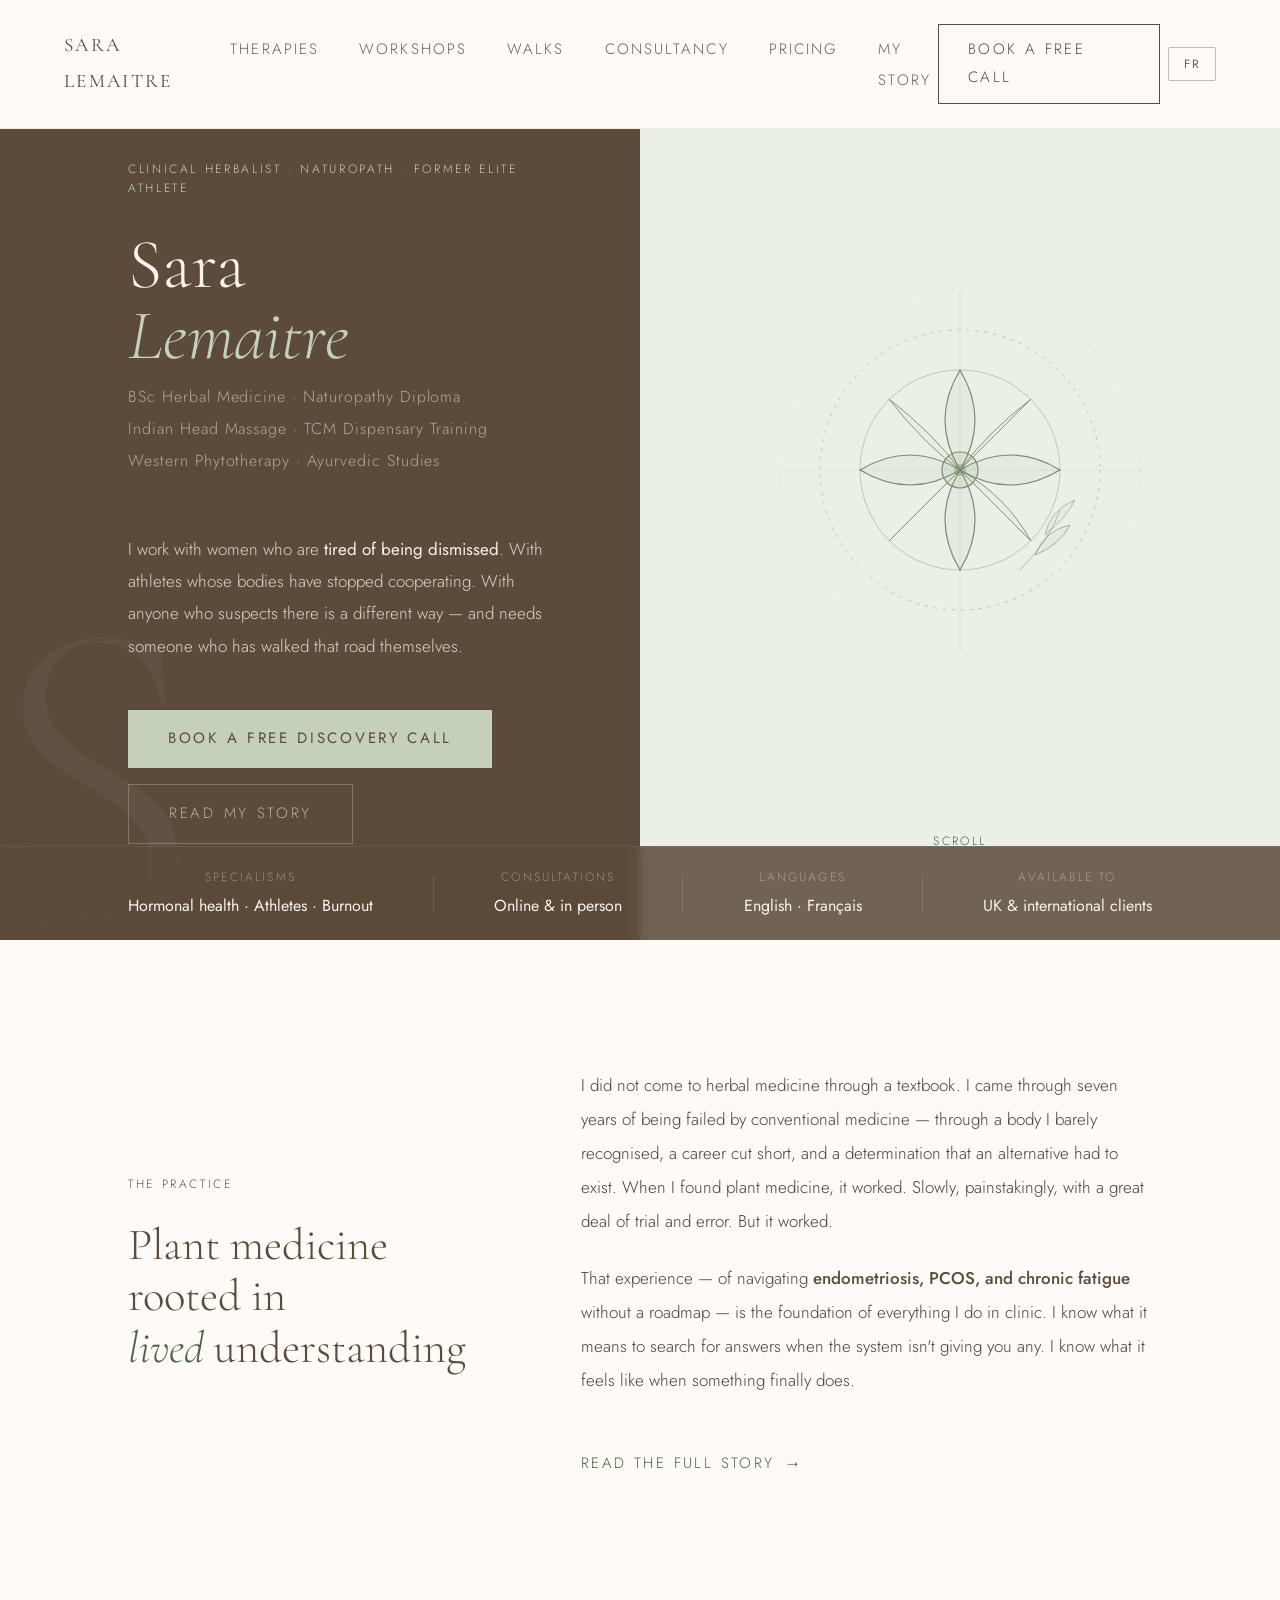
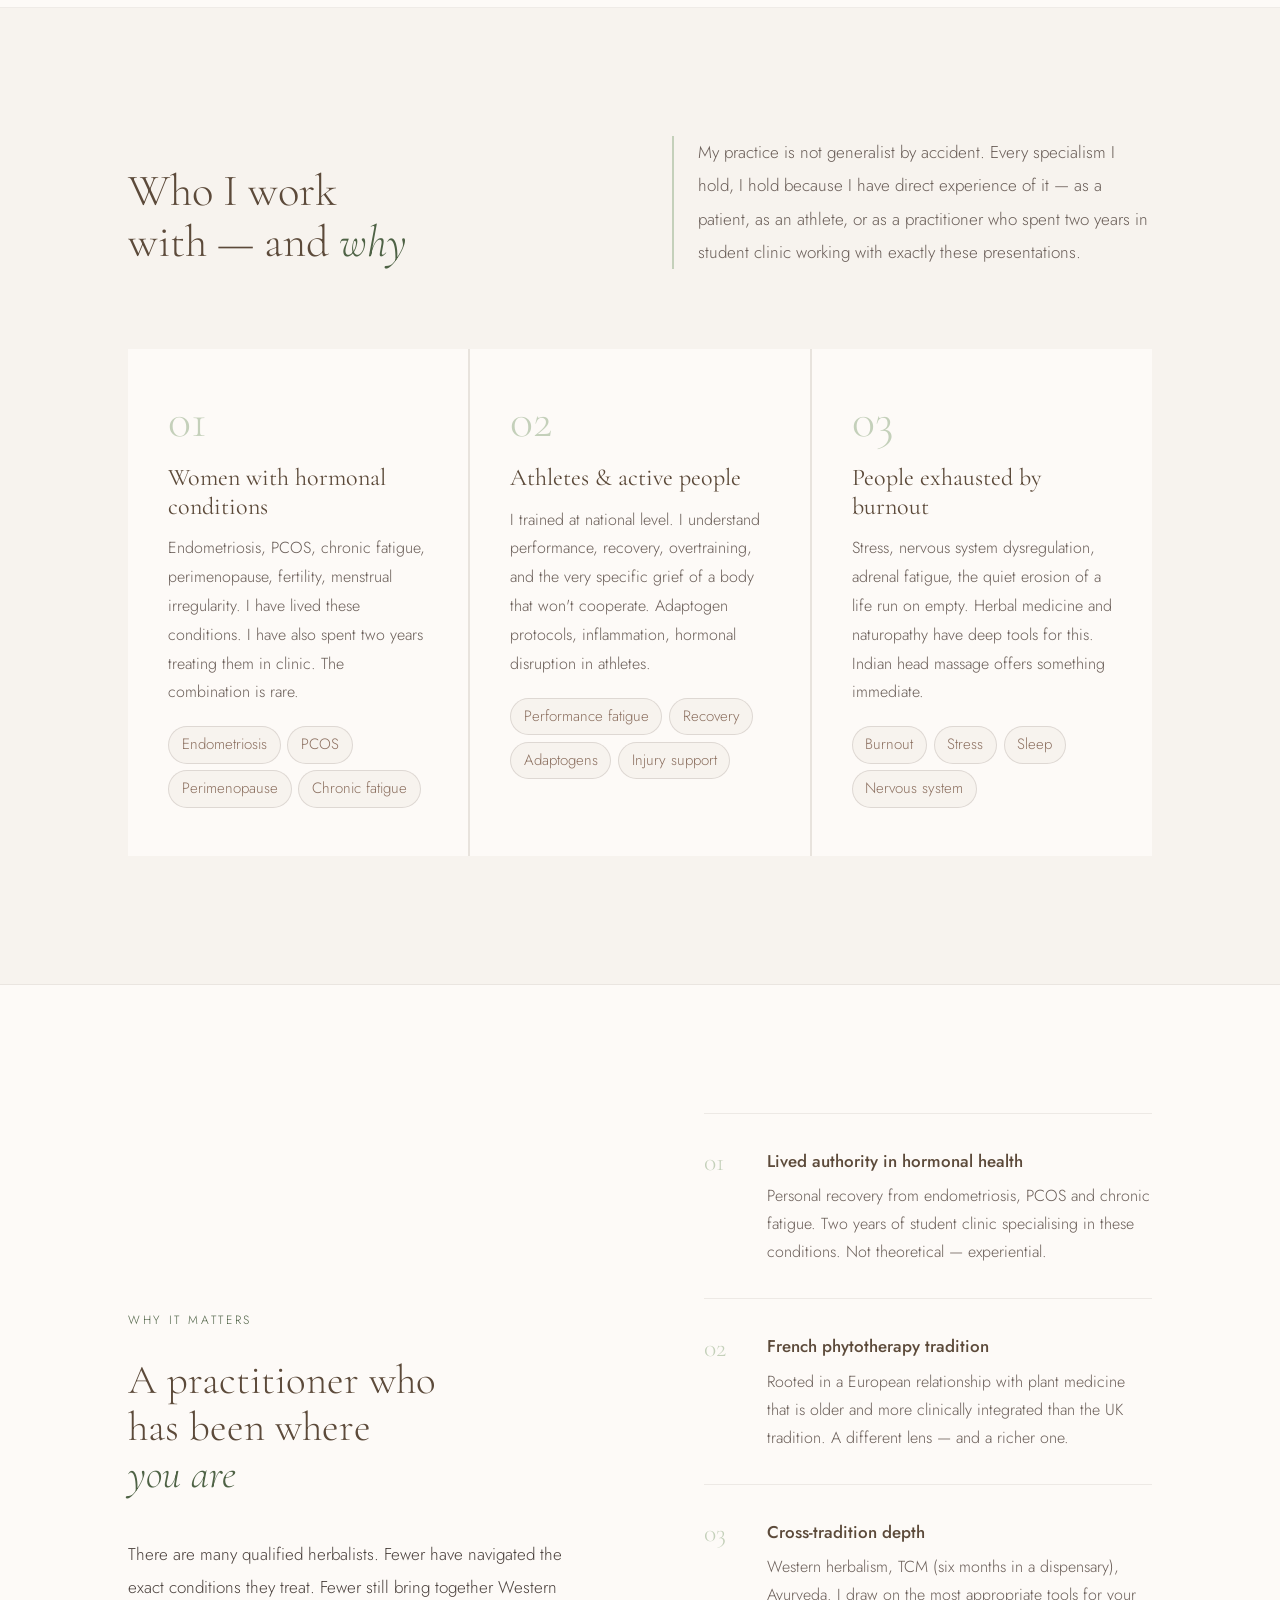
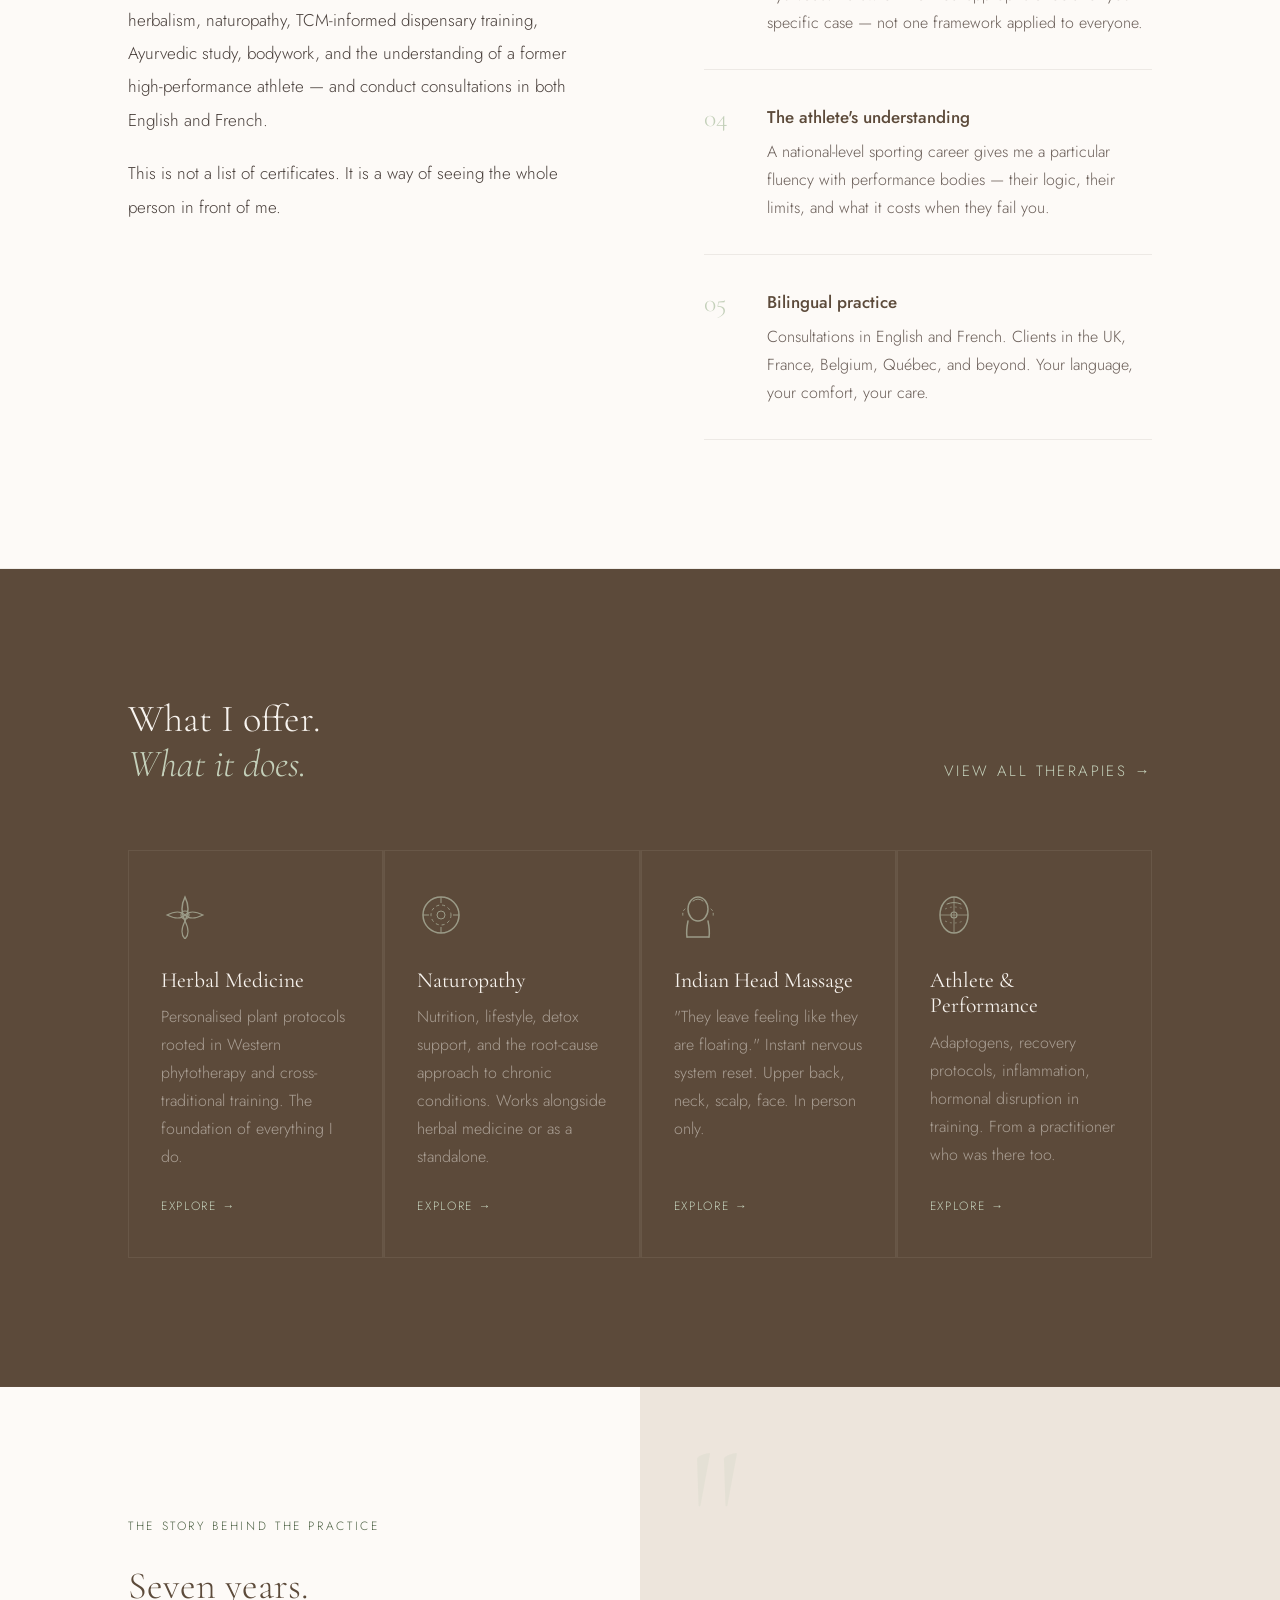
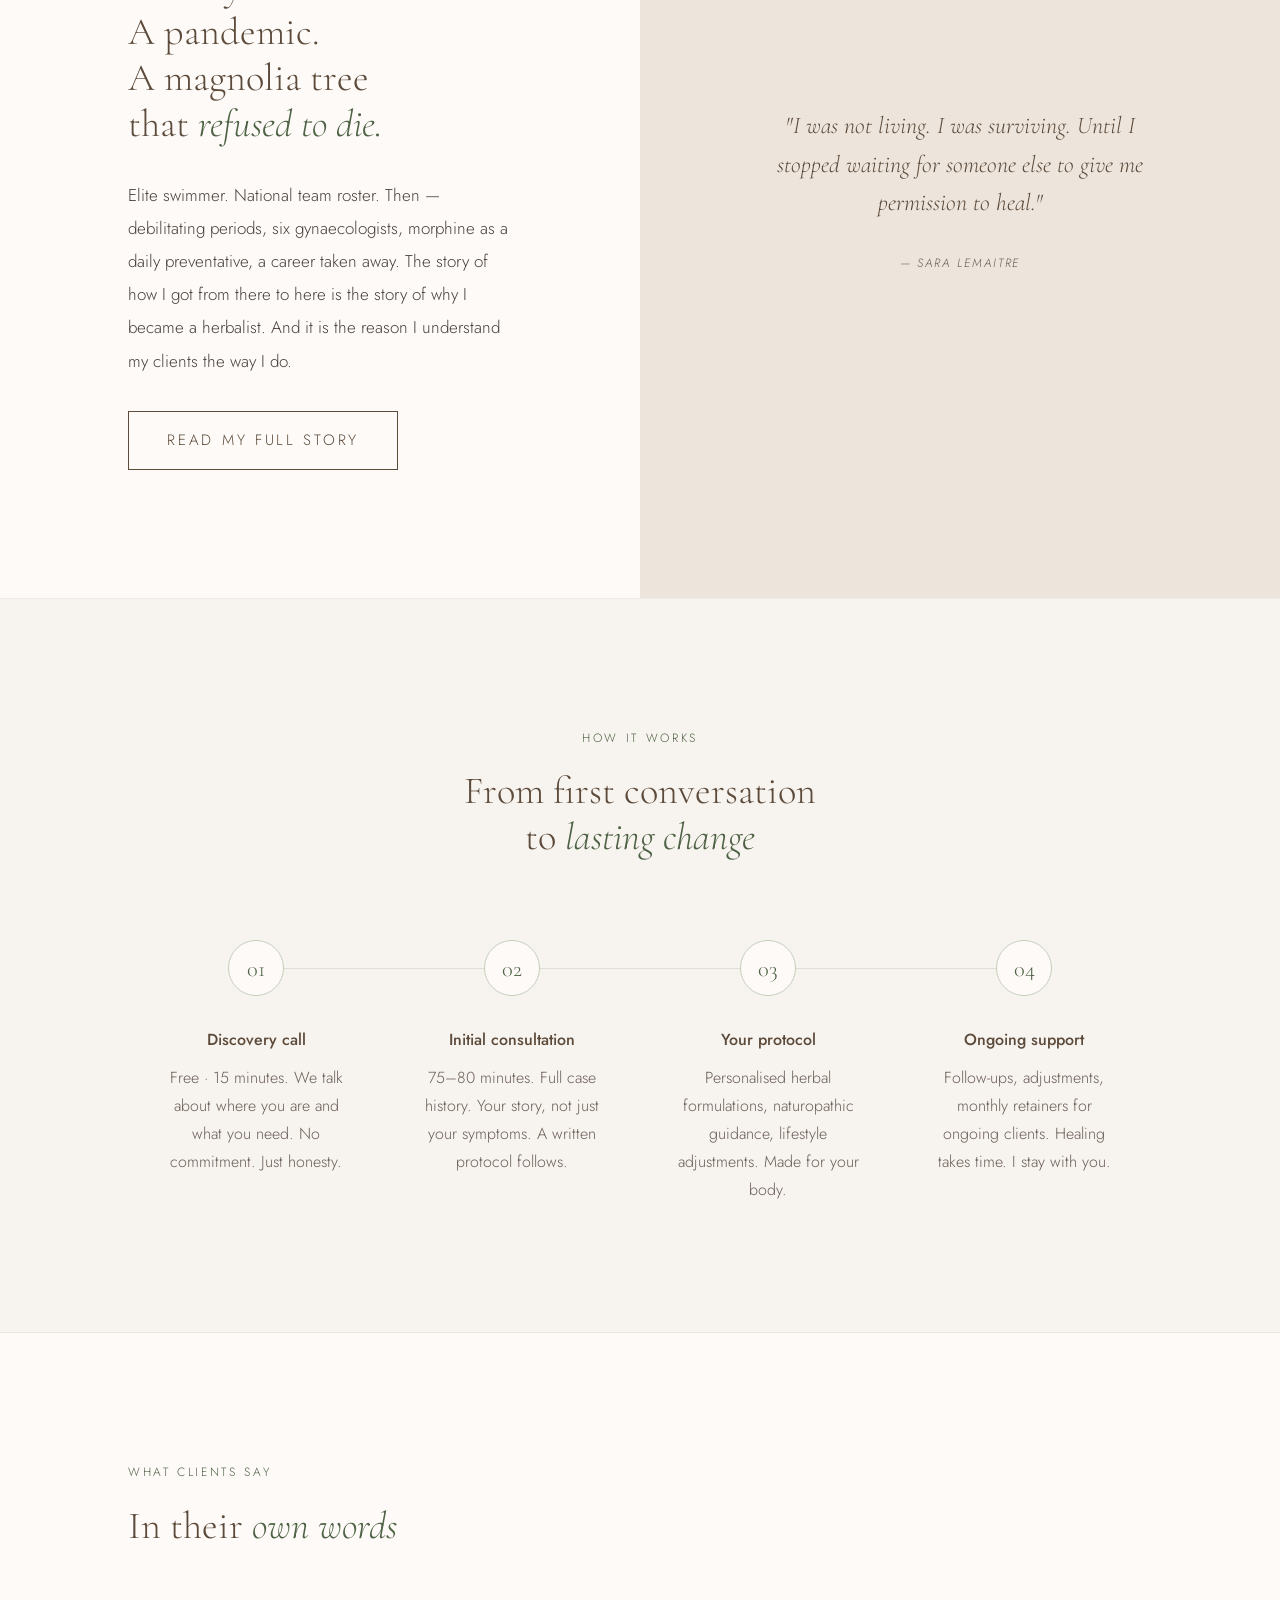
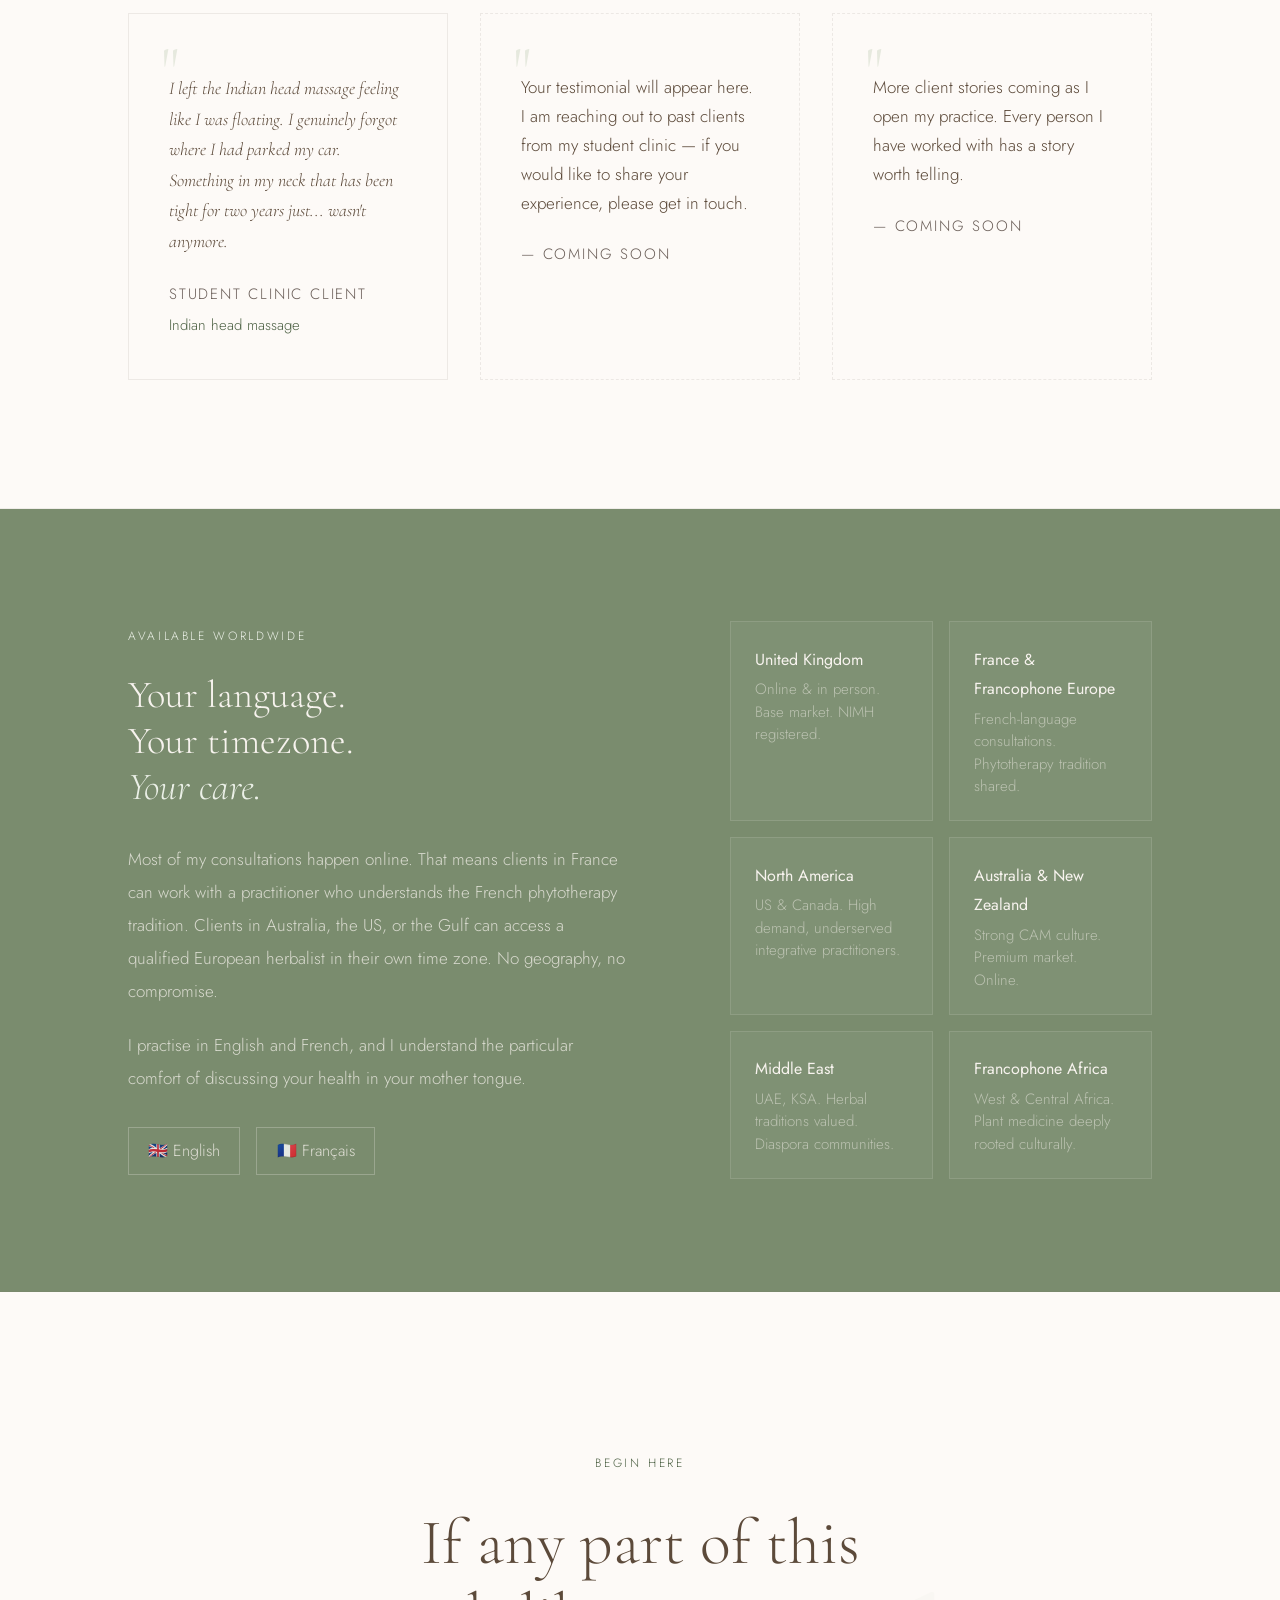
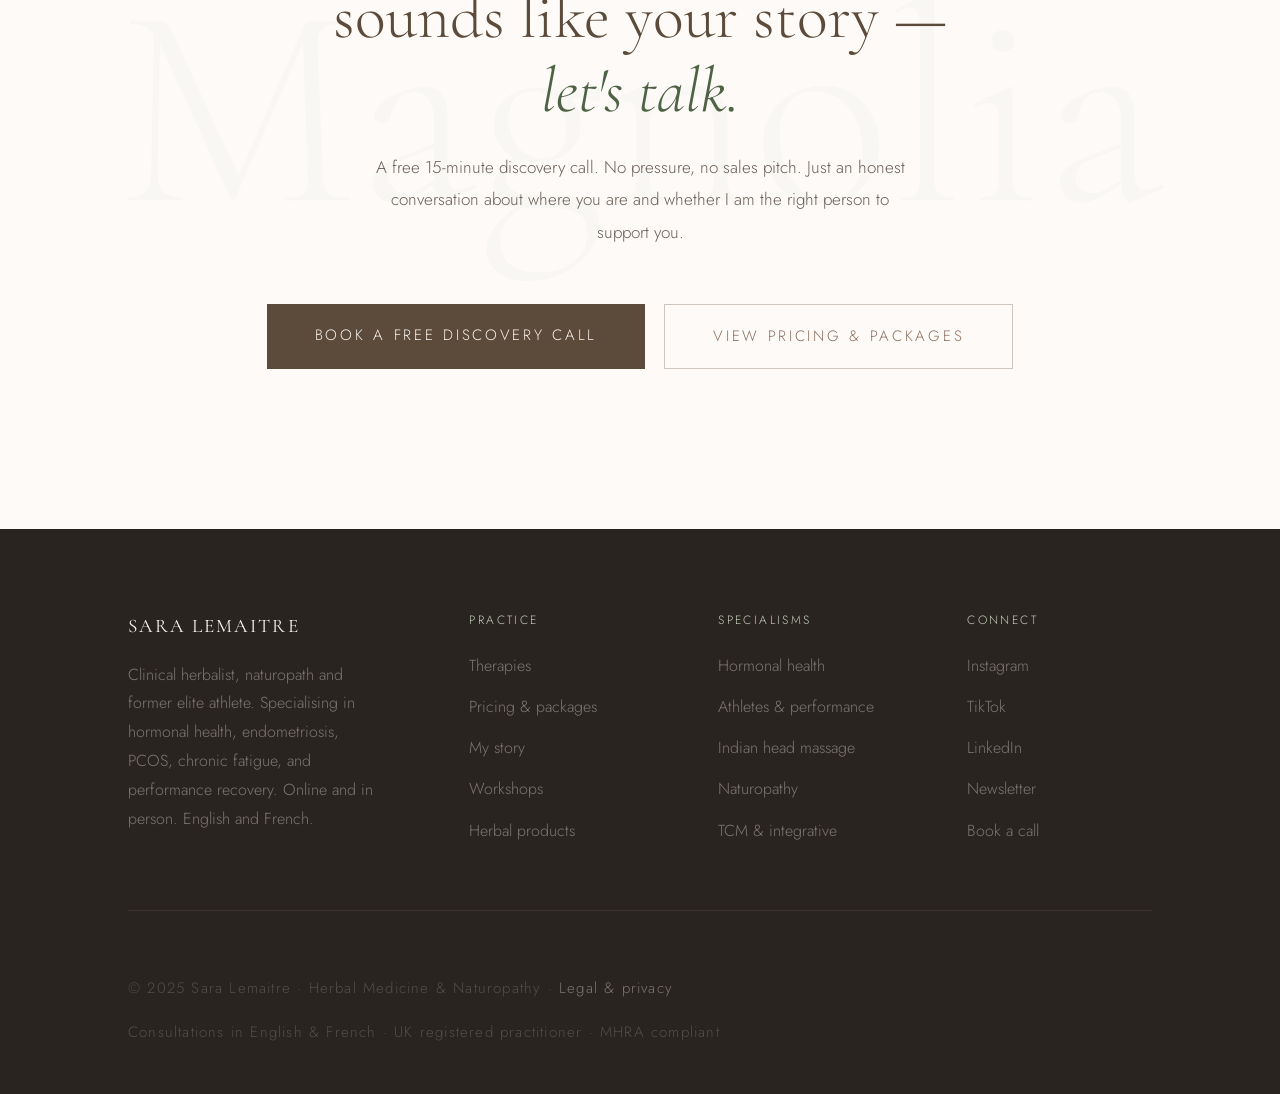
<file: index.html>
<!DOCTYPE html>
<html lang="en">
<head>
<meta charset="UTF-8">
<meta name="viewport" content="width=device-width, initial-scale=1.0">
<title>Sara Lemaitre | Clinical Herbalist & Naturopath | Hormonal Health, Endometriosis, PCOS</title>
  <!-- SEO & AI visibility -->
  <meta name="description" content="Clinical herbalist and naturopath specialising in endometriosis, PCOS and chronic fatigue. Former elite athlete. Online consultations in English and French, UK and international.">
  <meta name="robots" content="index, follow, max-snippet:-1, max-image-preview:large, max-video-preview:-1">
  <meta name="author" content="Sara Lemaitre">
  <meta name="geo.region" content="GB">
  <!-- Open Graph -->
  <meta property="og:type" content="website">
  <meta property="og:title" content="Sara Lemaitre | Clinical Herbalist & Naturopath | Hormonal Health, Endometriosis, PCOS">
  <meta property="og:description" content="Clinical herbalist and naturopath specialising in endometriosis, PCOS and chronic fatigue. Former elite athlete. Online consultations in English and French, UK and international.">
  <meta property="og:url" content="https://www.saralemaitre.com">
  <meta property="og:site_name" content="Sara Lemaitre Herbal Medicine & Naturopathy">
  <meta property="og:image" content="https://www.saralemaitre.com/images/og-home.jpg">
  <meta property="og:image:width" content="1200">
  <meta property="og:image:height" content="630">
  <meta property="og:locale" content="en_GB">
  <meta property="og:locale:alternate" content="fr_FR">
  <!-- Twitter Card -->
  <meta name="twitter:card" content="summary_large_image">
  <meta name="twitter:title" content="Sara Lemaitre | Clinical Herbalist & Naturopath | Hormonal Health, Endometriosis, PCOS">
  <meta name="twitter:description" content="Clinical herbalist and naturopath specialising in endometriosis, PCOS and chronic fatigue. Former elite athlete. Online consultations in English and French, UK and international.">
  <meta name="twitter:image" content="https://www.saralemaitre.com/images/og-home.jpg">
  <!-- Canonical & hreflang -->
  <link rel="canonical" href="https://www.saralemaitre.com">
  <link rel="alternate" hreflang="en-gb" href="https://www.saralemaitre.com">
  <link rel="alternate" hreflang="fr" href="https://www.saralemaitre.com">
  <link rel="alternate" hreflang="x-default" href="https://www.saralemaitre.com">
  <!-- Schema.org structured data for AI & search engines -->
  <script type="application/ld+json">
  {
  "@context": "https://schema.org",
  "@graph": [
    {
      "@type": "Person",
      "@id": "https://www.saralemaitre.com/#sara",
      "name": "Sara Lemaitre",
      "givenName": "Sara",
      "familyName": "Lemaitre",
      "jobTitle": "Clinical Herbalist and Naturopath",
      "description": "Clinical herbalist, naturopath, and former elite artistic swimmer specialising in hormonal health, endometriosis, PCOS, chronic fatigue, and athlete performance. Consultations in English and French.",
      "url": "https://www.saralemaitre.com",
      "sameAs": [],
      "knowsLanguage": ["en-GB", "fr-FR"],
      "nationality": {"@type": "Country", "name": "France"},
      "hasCredential": [
        {"@type": "EducationalOccupationalCredential", "credentialCategory": "degree", "name": "BSc Herbal Medicine (EHTPA accredited)"},
        {"@type": "EducationalOccupationalCredential", "credentialCategory": "diploma", "name": "Naturopathy Diploma"},
        {"@type": "EducationalOccupationalCredential", "credentialCategory": "diploma", "name": "Indian Head Massage Diploma"},
        {"@type": "EducationalOccupationalCredential", "credentialCategory": "training", "name": "TCM Dispensary Externship, 6 months"}
      ],
      "alumniOf": {"@type": "Organization", "name": "College of Naturopathic Medicine"}
    },
    {
      "@type": ["MedicalBusiness", "HealthAndBeautyBusiness"],
      "@id": "https://www.saralemaitre.com/#practice",
      "name": "Sara Lemaitre Herbal Medicine & Naturopathy",
      "url": "https://www.saralemaitre.com",
      "founder": {"@id": "https://www.saralemaitre.com/#sara"},
      "description": "Clinical herbal medicine consultations, naturopathy and complementary therapies specialising in hormonal health, endometriosis, PCOS, chronic fatigue and athlete performance.",
      "priceRange": "££",
      "currenciesAccepted": "GBP",
      "areaServed": ["United Kingdom","France","Belgium","Switzerland","Canada","Australia","United States"],
      "availableLanguage": [
        {"@type": "Language", "name": "English", "alternateName": "en"},
        {"@type": "Language", "name": "French", "alternateName": "fr"}
      ],
      "medicalSpecialty": ["Women's Health","Hormonal Health","Naturopathic Medicine","Herbal Medicine"],
      "hasOfferCatalog": {
        "@type": "OfferCatalog",
        "name": "Herbal Medicine & Wellness Services",
        "itemListElement": [
          {"@type": "Offer", "itemOffered": {"@type": "Service", "name": "Initial Herbal Medicine Consultation", "description": "75-80 minute personalised consultation. Full case history, written herbal protocol, naturopathic guidance."}, "price": "140", "priceCurrency": "GBP"},
          {"@type": "Offer", "itemOffered": {"@type": "Service", "name": "Hormonal Reset Programme", "description": "3-session programme for endometriosis, PCOS, perimenopause and chronic fatigue."}, "price": "360", "priceCurrency": "GBP"},
          {"@type": "Offer", "itemOffered": {"@type": "Service", "name": "Indian Head Massage", "description": "60-minute Ayurvedic head massage. Stress, tension, nervous system reset. In person."}, "price": "100", "priceCurrency": "GBP"},
          {"@type": "Offer", "itemOffered": {"@type": "Service", "name": "Free Discovery Call", "description": "Free 15-minute introductory call. No commitment."}, "price": "0", "priceCurrency": "GBP"}
        ]
      }
    }
  ]
}
  </script>
  <script type="application/ld+json">
  {"@context":"https://schema.org","@type":"WebSite","name":"Sara Lemaitre Herbal Medicine & Naturopathy","url":"https://www.saralemaitre.com","description":"Clinical herbalist and naturopath. Hormonal health, endometriosis, PCOS, chronic fatigue and athlete performance. Online and in person in English and French."}
  </script>
  <script type="application/ld+json">
  {
  "@context": "https://schema.org",
  "@type": "FAQPage",
  "mainEntity": [
    {
      "@type": "Question",
      "name": "What does a herbal medicine consultation involve?",
      "acceptedAnswer": {"@type": "Answer", "text": "A 75-80 minute session covering your full health history, lifestyle, diet and symptoms. A personalised written herbal protocol with naturopathic guidance is sent within 48 hours."}
    },
    {
      "@type": "Question",
      "name": "Can herbal medicine help with endometriosis and PCOS?",
      "acceptedAnswer": {"@type": "Answer", "text": "Herbal medicine can support hormonal balance, reduce inflammation and help manage symptoms of endometriosis and PCOS. Sara has personal recovery experience from both conditions and two years of clinical casework. Results vary individually and herbal medicine works alongside, not instead of, medical care."}
    },
    {
      "@type": "Question",
      "name": "Do you offer online consultations?",
      "acceptedAnswer": {"@type": "Answer", "text": "Yes. Most consultations take place online, accessible to clients in the UK, France, Australia, the US, Canada, the Middle East and beyond. Consultations are in English and French."}
    },
    {
      "@type": "Question",
      "name": "How much does a herbal medicine consultation cost?",
      "acceptedAnswer": {"@type": "Answer", "text": "Initial consultations are £140 for 75-80 minutes. Follow-up sessions are £75 for 40 minutes. A free 15-minute discovery call is available with no commitment required."}
    },
    {
      "@type": "Question",
      "name": "Is herbal medicine safe alongside prescription medication?",
      "acceptedAnswer": {"@type": "Answer", "text": "In most cases yes. A thorough herb-drug interaction check is part of every initial consultation. You should always inform your prescribing doctor that you are using herbal medicine."}
    },
    {
      "@type": "Question",
      "name": "Do you speak French?",
      "acceptedAnswer": {"@type": "Answer", "text": "Yes. Sara is French and consultations are available in both English and French. She serves Francophone clients in France, Belgium, Switzerland, Québec and Francophone Africa."}
    },
    {
      "@type": "Question",
      "name": "What is the difference between herbal medicine and naturopathy?",
      "acceptedAnswer": {"@type": "Answer", "text": "Herbal medicine uses plant-based remedies to support health. Naturopathy addresses the root causes of illness through lifestyle, nutrition, detox support and holistic protocols. Sara combines both in her consultations."}
    }
  ]
}
  </script>
  <link rel="preconnect" href="https://fonts.googleapis.com">
<link rel="preconnect" href="https://fonts.gstatic.com" crossorigin>
<link href="https://fonts.googleapis.com/css2?family=Cormorant+Garamond:ital,wght@0,300;0,400;0,500;1,300;1,400&family=Jost:wght@300;400;500&display=swap" rel="stylesheet">
<style>
  :root {
    --cream: #F7F3EE;
    --warm-white: #FDFAF7;
    --sage: #7A8C6E;
    --sage-text: #4E6245;
    --sage-light: #C4D0BA;
    --sage-pale: #EBF0E7;
    --bark: #5C4A3A;
    --bark-light: #8C7060;
    --bark-pale: #EDE5DC;
    --charcoal: #2A2420;
    --muted: #6A5E58;
    --gold: #C4A25A;
    --gold-pale: #F5EDD6;
    --plum-pale: #F0EAF0;
    --amber-pale: #FBF0E3;
  }
  *, *::before, *::after { box-sizing: border-box; margin: 0; padding: 0; }
  html { scroll-behavior: smooth; }
  body {
    background: var(--warm-white);
    color: var(--charcoal);
    font-family: 'Jost', sans-serif;
    font-size: 1.0625rem;
    font-weight: 300;
    line-height: 1.85;
    overflow-x: hidden;
  }

  /* ── NAV ── */
  nav {
    position: fixed; top: 0; left: 0; right: 0; z-index: 100;
    padding: 1.5rem 4rem;
    display: flex; justify-content: space-between; align-items: center;
    background: rgba(92,74,58,0.15); /* subtle dark tint so text reads on both sides */
    backdrop-filter: blur(8px);
    border-bottom: 1px solid transparent;
    transition: background .4s, backdrop-filter .4s, border-color .4s;
  }
  nav.scrolled {
    background: rgba(253,250,247,0.96);
    backdrop-filter: blur(12px);
    border-bottom-color: rgba(122,108,100,0.1);
  }
  .nav-logo {
    font-family: 'Cormorant Garamond', serif;
    font-size: 1.2rem; font-weight: 400;
    letter-spacing: .12em; text-transform: uppercase;
    color: var(--cream); text-decoration: none;
    transition: color .4s;
  }
  nav.scrolled .nav-logo { color: var(--bark); }
  .nav-links { display: flex; gap: 2.5rem; list-style: none; }
  .nav-links a {
    font-size: .9375rem; letter-spacing: .14em; text-transform: uppercase;
    color: rgba(247,243,238,.85); text-decoration: none; transition: color .2s;
  }
  nav.scrolled .nav-links a { color: var(--muted); }
  .nav-links a:hover, nav.scrolled .nav-links a:hover { color: var(--bark); }
  .nav-book {
    font-size: .9375rem; letter-spacing: .16em; text-transform: uppercase;
    padding: .7rem 1.8rem;
    border: 1px solid rgba(247,243,238,.7);
    color: var(--cream); text-decoration: none;
    transition: all .3s;
  }
  nav.scrolled .nav-book {
    border-color: var(--bark);
    color: var(--bark);
  }
  .nav-book:hover { background: var(--cream); color: var(--bark); border-color: var(--cream); }
  nav.scrolled .nav-book:hover { background: var(--bark); color: var(--cream); border-color: var(--bark); }

  /* ── HERO ── */
  .hero {
    min-height: 100vh;
    display: grid;
    grid-template-columns: 1fr 1fr;
    position: relative;
  }
  .hero-left {
    background: var(--bark);
    display: flex; flex-direction: column; justify-content: flex-end;
    padding: 10rem 5rem 6rem 8rem;
    position: relative; overflow: hidden;
  }
  /* large decorative letter behind hero text */
  .hero-left::before {
    content: 'S';
    position: absolute; bottom: -4rem; left: -1rem;
    font-family: 'Cormorant Garamond', serif;
    font-size: 28rem; font-weight: 300; line-height: 1;
    color: rgba(247,243,238,0.04);
    pointer-events: none;
  }
  .hero-eyebrow {
    font-size: .75rem; letter-spacing: .22em; text-transform: uppercase;
    color: var(--sage-light); margin-bottom: 2rem;
    opacity: 0; animation: fadeUp .8s .1s forwards;
    line-height: 1.6;
  }
  .hero-name {
    font-family: 'Cormorant Garamond', serif;
    font-size: clamp(3.2rem, 5.5vw, 5rem);
    font-weight: 300; line-height: 1.0;
    color: var(--cream); margin-bottom: .6rem;
    opacity: 0; animation: fadeUp .8s .25s forwards;
  }
  .hero-name em { font-style: italic; color: var(--sage-light); }
  .hero-credentials {
    font-size: 1rem; letter-spacing: .06em;
    color: rgba(247,243,238,.55); margin-bottom: 3.5rem;
    opacity: 0; animation: fadeUp .8s .4s forwards;
    line-height: 2;
  }
  .hero-desc {
    font-size: 1.0625rem; color: rgba(247,243,238,.82);
    line-height: 1.9; max-width: 440px; margin-bottom: 3rem;
    opacity: 0; animation: fadeUp .8s .5s forwards;
  }
  .hero-desc strong { color: var(--cream); font-weight: 400; }
  .hero-actions {
    display: flex; gap: 1rem; flex-wrap: wrap;
    opacity: 0; animation: fadeUp .8s .65s forwards;
  }
  .btn-primary {
    display: inline-block; padding: .95rem 2.5rem;
    background: var(--sage-light); color: var(--bark);
    text-decoration: none; font-size: .9375rem;
    letter-spacing: .18em; text-transform: uppercase;
    transition: all .22s; font-weight: 400;
  }
  .btn-primary:hover { background: var(--cream); }
  .btn-ghost {
    display: inline-block; padding: .95rem 2.5rem;
    border: 1px solid rgba(247,243,238,.25);
    color: rgba(247,243,238,.6);
    text-decoration: none; font-size: .9375rem;
    letter-spacing: .18em; text-transform: uppercase;
    transition: all .22s;
  }
  .btn-ghost:hover { border-color: var(--sage-light); color: var(--sage-light); }

  .hero-right {
    background: var(--sage-pale);
    position: relative; overflow: hidden;
    display: flex; flex-direction: column; justify-content: center; align-items: center;
    opacity: 0; animation: fadeIn 1.4s .2s forwards;
  }
  /* botanical mandala */
  .hero-botanical {
    width: min(420px, 70%);
    height: min(420px, 70%);
    position: relative; z-index: 1;
  }
  /* scroll indicator */
  .scroll-hint {
    position: absolute; bottom: 2.5rem; left: 50%; transform: translateX(-50%);
    display: flex; flex-direction: column; align-items: center; gap: .5rem;
    opacity: 0; animation: fadeIn 1s 1.4s forwards;
  }
  .scroll-hint span {
    font-size: .75rem; letter-spacing: .2em; text-transform: uppercase; color: var(--sage-text);
  }
  .scroll-line {
    width: 1px; height: 40px; background: var(--sage-light);
    animation: scrollPulse 2s 1.6s infinite;
  }
  @keyframes scrollPulse {
    0%,100% { opacity: .3; transform: scaleY(1); }
    50% { opacity: 1; transform: scaleY(1.2); }
  }

  /* hero bottom bar */
  .hero-bar {
    position: absolute; bottom: 0; left: 0; right: 0;
    background: rgba(92,74,58,.85);
    backdrop-filter: blur(6px);
    display: flex; justify-content: space-between; align-items: center;
    padding: 1.2rem 8rem;
    border-top: 1px solid rgba(247,243,238,.08);
    opacity: 0; animation: fadeIn .8s 1s forwards;
    z-index: 10;
  }
  .hero-bar-item {
    display: flex; flex-direction: column; gap: .2rem;
    text-align: center;
  }
  .hero-bar-label {
    font-size: .75rem; letter-spacing: .18em; text-transform: uppercase;
    color: rgba(247,243,238,.4);
  }
  .hero-bar-value {
    font-size: 1rem; color: var(--cream); font-weight: 400;
  }
  .hero-bar-divider {
    width: 1px; height: 36px;
    background: rgba(247,243,238,.12);
  }

  /* ── INTRO STRIP ── */
  .intro-strip {
    padding: 8rem 8rem;
    display: grid; grid-template-columns: 1fr 1.6fr;
    gap: 6rem; align-items: center;
    border-bottom: 1px solid rgba(122,108,100,0.1);
  }
  .intro-strip-left {}
  .intro-strip-left .eyebrow {
    font-size: .75rem; letter-spacing: .22em; text-transform: uppercase;
    color: var(--sage-text); margin-bottom: 1.5rem;
  }
  .intro-strip-left h2 {
    font-family: 'Cormorant Garamond', serif;
    font-size: clamp(2.2rem, 3.5vw, 3.2rem);
    font-weight: 300; color: var(--bark);
    line-height: 1.15;
  }
  .intro-strip-left h2 em { font-style: italic; color: var(--sage-text); }
  .intro-strip-right p {
    font-size: 1.0625rem; color: #4A403C;
    line-height: 2; margin-bottom: 1.4rem;
  }
  .intro-strip-right p:last-child { margin-bottom: 0; }
  .intro-strip-right p strong { font-weight: 500; color: var(--bark); }
  .read-more {
    display: inline-flex; align-items: center; gap: .6rem;
    margin-top: 1.8rem;
    font-size: .9375rem; letter-spacing: .16em; text-transform: uppercase;
    color: var(--sage-text); text-decoration: none; transition: color .2s;
  }
  .read-more:hover { color: var(--bark); }
  .read-more::after {
    content: '→'; font-size: 1.0625rem; transition: transform .2s;
  }
  .read-more:hover::after { transform: translateX(4px); }

  /* ── WHO I HELP ── */
  .who-section {
    background: var(--cream);
    padding: 8rem;
    border-bottom: 1px solid rgba(122,108,100,0.1);
  }
  .who-header {
    display: grid; grid-template-columns: 1fr 1fr;
    gap: 4rem; margin-bottom: 5rem; align-items: end;
  }
  .who-header h2 {
    font-family: 'Cormorant Garamond', serif;
    font-size: clamp(2.2rem, 3.5vw, 3rem);
    font-weight: 300; color: var(--bark); line-height: 1.15;
  }
  .who-header h2 em { font-style: italic; color: var(--sage-text); }
  .who-header-desc {
    font-size: 1.0625rem; color: var(--muted);
    line-height: 1.95;
    border-left: 2px solid var(--sage-light);
    padding-left: 1.5rem;
  }
  .who-grid {
    display: grid; grid-template-columns: repeat(3, minmax(0,1fr)); gap: 1.5px;
    background: rgba(122,108,100,0.12);
  }
  .who-card {
    background: var(--warm-white);
    padding: 3rem 2.5rem;
    transition: background .22s;
    cursor: default;
  }
  .who-card:hover { background: var(--sage-pale); }
  .who-card-number {
    font-family: 'Cormorant Garamond', serif;
    font-size: 3rem; font-weight: 300; color: var(--sage-light);
    line-height: 1; margin-bottom: 1.2rem;
  }
  .who-card-title {
    font-family: 'Cormorant Garamond', serif;
    font-size: 1.5rem; font-weight: 400; color: var(--bark);
    margin-bottom: .8rem; line-height: 1.2;
  }
  .who-card-desc {
    font-size: 1rem; color: var(--muted);
    line-height: 1.8;
  }
  .who-card-tags {
    margin-top: 1.2rem; display: flex; flex-wrap: wrap; gap: .4rem;
  }
  .who-tag {
    font-size: .9375rem; padding: .25rem .8rem;
    background: var(--cream); color: var(--bark-light);
    border: 1px solid rgba(122,108,100,0.2);
    border-radius: 20px;
  }

  /* ── WHAT MAKES ME DIFFERENT ── */
  .different-section {
    padding: 8rem;
    display: grid; grid-template-columns: 1fr 1fr;
    gap: 8rem; align-items: center;
    border-bottom: 1px solid rgba(122,108,100,0.1);
  }
  .different-left .eyebrow {
    font-size: .75rem; letter-spacing: .22em; text-transform: uppercase;
    color: var(--sage-text); margin-bottom: 1.5rem;
  }
  .different-left h2 {
    font-family: 'Cormorant Garamond', serif;
    font-size: clamp(2.2rem, 3.2vw, 3rem);
    font-weight: 300; color: var(--bark); line-height: 1.15;
    margin-bottom: 2.5rem;
  }
  .different-left h2 em { font-style: italic; color: var(--sage-text); }
  .different-left p {
    font-size: 1.0625rem; color: #4A403C;
    line-height: 1.95; margin-bottom: 1.3rem;
  }
  .different-right {
    display: flex; flex-direction: column; gap: 0;
  }
  .diff-item {
    padding: 2rem 0;
    border-bottom: 1px solid rgba(122,108,100,0.12);
    display: grid; grid-template-columns: 44px 1fr; gap: 1.2rem;
    align-items: flex-start;
  }
  .diff-item:first-child { border-top: 1px solid rgba(122,108,100,0.12); }
  .diff-num {
    font-family: 'Cormorant Garamond', serif;
    font-size: 1.6rem; font-weight: 300; color: var(--sage-light);
    line-height: 1; padding-top: .2rem;
  }
  .diff-text-title {
    font-size: 1.0625rem; font-weight: 500; color: var(--bark);
    margin-bottom: .3rem;
  }
  .diff-text-body {
    font-size: 1rem; color: var(--muted); line-height: 1.75;
  }

  /* ── FEATURED THERAPIES ── */
  .therapies-section {
    background: var(--bark);
    padding: 8rem;
    border-bottom: 1px solid rgba(122,108,100,0.1);
  }
  .therapies-header {
    display: flex; justify-content: space-between; align-items: flex-end;
    margin-bottom: 4rem;
  }
  .therapies-header h2 {
    font-family: 'Cormorant Garamond', serif;
    font-size: clamp(2rem, 3vw, 2.8rem);
    font-weight: 300; color: var(--cream); line-height: 1.15;
  }
  .therapies-header h2 em { font-style: italic; color: var(--sage-light); }
  .therapies-header a {
    font-size: .9375rem; letter-spacing: .16em; text-transform: uppercase;
    color: var(--sage-light); text-decoration: none; transition: color .2s;
    white-space: nowrap;
  }
  .therapies-header a:hover { color: var(--cream); }
  .therapies-grid {
    display: grid; grid-template-columns: repeat(4, minmax(0,1fr)); gap: 1px;
    background: rgba(247,243,238,.06);
  }
  .therapy-card {
    background: var(--bark);
    padding: 2.5rem 2rem;
    border: 1px solid rgba(247,243,238,.07);
    text-decoration: none;
    transition: background .22s;
    display: flex; flex-direction: column;
  }
  .therapy-card:hover { background: rgba(247,243,238,.05); }
  .therapy-card-icon {
    width: 48px; height: 48px; margin-bottom: 1.8rem; opacity: .6;
  }
  .therapy-card-title {
    font-family: 'Cormorant Garamond', serif;
    font-size: 1.35rem; font-weight: 400; color: var(--cream);
    margin-bottom: .6rem; line-height: 1.2;
  }
  .therapy-card-desc {
    font-size: 1rem; color: rgba(247,243,238,.5);
    line-height: 1.75; flex: 1;
  }
  .therapy-card-link {
    margin-top: 1.5rem; font-size: .75rem; letter-spacing: .14em;
    text-transform: uppercase; color: var(--sage-light);
    display: flex; align-items: center; gap: .4rem;
    transition: gap .2s;
  }
  .therapy-card:hover .therapy-card-link { gap: .7rem; }

  /* ── STORY PULL ── */
  .story-pull {
    display: grid; grid-template-columns: 1fr 1fr;
    border-bottom: 1px solid rgba(122,108,100,0.1);
  }
  .story-pull-text {
    padding: 8rem;
    background: var(--warm-white);
    display: flex; flex-direction: column; justify-content: center;
  }
  .story-pull-text .eyebrow {
    font-size: .75rem; letter-spacing: .22em; text-transform: uppercase;
    color: var(--sage-text); margin-bottom: 1.5rem;
  }
  .story-pull-text h2 {
    font-family: 'Cormorant Garamond', serif;
    font-size: clamp(2rem, 3vw, 2.8rem);
    font-weight: 300; color: var(--bark); line-height: 1.2;
    margin-bottom: 2rem;
  }
  .story-pull-text h2 em { font-style: italic; color: var(--sage-text); }
  .story-pull-text p {
    font-size: 1.0625rem; color: #4A403C;
    line-height: 1.95; margin-bottom: 1.3rem; max-width: 480px;
  }
  .story-pull-text .btn-bark {
    display: inline-block; margin-top: .8rem;
    padding: .9rem 2.4rem;
    border: 1px solid var(--bark); color: var(--bark);
    text-decoration: none; font-size: .9375rem;
    letter-spacing: .18em; text-transform: uppercase;
    transition: all .22s; align-self: flex-start;
  }
  .story-pull-text .btn-bark:hover { background: var(--bark); color: var(--warm-white); }
  .story-pull-visual {
    background: var(--bark-pale);
    position: relative; overflow: hidden;
    display: flex; align-items: center; justify-content: center;
    padding: 4rem;
  }
  .story-pull-visual::after {
    content: '"';
    position: absolute; top: 2rem; left: 3rem;
    font-family: 'Cormorant Garamond', serif;
    font-size: 12rem; line-height: 1; font-weight: 300;
    color: var(--sage-light); opacity: .2;
    pointer-events: none;
  }
  .story-quote {
    position: relative; z-index: 1;
    max-width: 400px; text-align: center;
  }
  .story-quote p {
    font-family: 'Cormorant Garamond', serif;
    font-size: 1.5rem; font-style: italic; font-weight: 300;
    color: var(--bark); line-height: 1.6; margin-bottom: 1.5rem;
  }
  .story-quote cite {
    font-size: .75rem; letter-spacing: .16em; text-transform: uppercase;
    color: var(--muted);
  }

  /* ── PROCESS ── */
  .process-section {
    background: var(--cream);
    padding: 8rem;
    border-bottom: 1px solid rgba(122,108,100,0.1);
  }
  .process-header {
    text-align: center; margin-bottom: 5rem;
  }
  .process-header .eyebrow {
    font-size: .75rem; letter-spacing: .22em; text-transform: uppercase;
    color: var(--sage-text); margin-bottom: 1.2rem;
  }
  .process-header h2 {
    font-family: 'Cormorant Garamond', serif;
    font-size: clamp(2rem, 3vw, 2.8rem);
    font-weight: 300; color: var(--bark); line-height: 1.2;
  }
  .process-header h2 em { font-style: italic; color: var(--sage-text); }
  .process-steps {
    display: grid; grid-template-columns: repeat(4, minmax(0,1fr));
    gap: 0; position: relative;
  }
  .process-steps::before {
    content: '';
    position: absolute; top: 28px; left: calc(12.5%); right: calc(12.5%);
    height: 1px; background: var(--sage-light); opacity: .5;
    z-index: 0;
  }
  .process-step {
    padding: 0 2rem;
    display: flex; flex-direction: column; align-items: center;
    text-align: center; position: relative; z-index: 1;
  }
  .process-dot {
    width: 56px; height: 56px; border-radius: 50%;
    background: var(--warm-white);
    border: 1px solid var(--sage-light);
    display: flex; align-items: center; justify-content: center;
    margin-bottom: 1.8rem;
    font-family: 'Cormorant Garamond', serif;
    font-size: 1.4rem; font-weight: 300; color: var(--sage-text);
  }
  .process-step-title {
    font-size: 1rem; font-weight: 500; color: var(--bark);
    margin-bottom: .6rem;
  }
  .process-step-desc {
    font-size: 1rem; color: var(--muted); line-height: 1.75;
  }

  /* ── TESTIMONIALS ── */
  .testimonials-section {
    padding: 8rem;
    border-bottom: 1px solid rgba(122,108,100,0.1);
  }
  .testimonials-header { margin-bottom: 4rem; }
  .testimonials-header .eyebrow {
    font-size: .75rem; letter-spacing: .22em; text-transform: uppercase;
    color: var(--sage-text); margin-bottom: 1.2rem;
  }
  .testimonials-header h2 {
    font-family: 'Cormorant Garamond', serif;
    font-size: clamp(2rem, 3vw, 2.6rem);
    font-weight: 300; color: var(--bark); line-height: 1.2;
  }
  .testimonials-header h2 em { font-style: italic; color: var(--sage-text); }
  .testimonials-grid {
    display: grid; grid-template-columns: repeat(3, minmax(0,1fr)); gap: 2rem;
  }
  .testimonial-card {
    padding: 2.5rem;
    border: 1px solid rgba(122,108,100,0.12);
    background: var(--warm-white);
    position: relative;
  }
  .testimonial-card::before {
    content: '"';
    position: absolute; top: 1.5rem; left: 2rem;
    font-family: 'Cormorant Garamond', serif;
    font-size: 4rem; line-height: 1; font-weight: 300;
    color: var(--sage-light); opacity: .4; pointer-events: none;
  }
  .testimonial-text {
    font-family: 'Cormorant Garamond', serif;
    font-size: 1.125rem; font-style: italic;
    color: var(--bark); line-height: 1.7;
    padding-top: 1.2rem; margin-bottom: 1.5rem;
  }
  .testimonial-author {
    font-size: .9375rem; letter-spacing: .12em; text-transform: uppercase;
    color: var(--muted);
  }
  .testimonial-condition {
    font-size: .9375rem; color: var(--sage-text); margin-top: .2rem;
  }
  /* placeholder style */
  .testimonial-card.placeholder { opacity: .5; border-style: dashed; }
  .testimonial-card.placeholder .testimonial-text { font-style: normal; font-size: 1.0625rem; font-family: 'Jost', sans-serif; }

  /* ── INTERNATIONAL ── */
  .international-section {
    background: var(--sage);
    padding: 7rem 8rem;
    display: grid; grid-template-columns: 1.2fr 1fr;
    gap: 6rem; align-items: center;
    border-bottom: 1px solid rgba(122,108,100,0.1);
  }
  .international-text .eyebrow {
    font-size: .75rem; letter-spacing: .22em; text-transform: uppercase;
    color: var(--sage-pale); margin-bottom: 1.5rem;
  }
  .international-text h2 {
    font-family: 'Cormorant Garamond', serif;
    font-size: clamp(2rem, 3vw, 2.8rem);
    font-weight: 300; color: var(--cream); line-height: 1.2;
    margin-bottom: 2rem;
  }
  .international-text h2 em { font-style: italic; color: var(--sage-pale); }
  .international-text p {
    font-size: 1.0625rem; color: rgba(247,243,238,.75);
    line-height: 1.95; margin-bottom: 1.3rem; max-width: 500px;
  }
  .lang-flags {
    display: flex; gap: 1rem; margin-top: 2rem; flex-wrap: wrap;
  }
  .lang-pill {
    display: flex; align-items: center; gap: .5rem;
    padding: .5rem 1.2rem;
    border: 1px solid rgba(247,243,238,.25);
    color: rgba(247,243,238,.8); font-size: 1rem;
  }
  .regions-grid {
    display: grid; grid-template-columns: 1fr 1fr; gap: 1rem;
  }
  .region-item {
    padding: 1.4rem 1.5rem;
    border: 1px solid rgba(247,243,238,.12);
    background: rgba(247,243,238,.04);
    transition: background .2s;
  }
  .region-item:hover { background: rgba(247,243,238,.08); }
  .region-name {
    font-size: 1rem; font-weight: 400; color: var(--cream);
    margin-bottom: .25rem;
  }
  .region-desc {
    font-size: .9375rem; color: rgba(247,243,238,.5); line-height: 1.5;
  }

  /* ── FINAL CTA ── */
  .final-cta {
    padding: 10rem 8rem;
    text-align: center;
    background: var(--warm-white);
    position: relative; overflow: hidden;
  }
  .final-cta::before {
    content: 'Magnolia';
    position: absolute; top: 50%; left: 50%;
    transform: translate(-50%, -50%);
    font-family: 'Cormorant Garamond', serif;
    font-size: 18rem; font-weight: 300;
    color: var(--sage-light); opacity: .06;
    pointer-events: none; white-space: nowrap;
  }
  .final-cta .eyebrow {
    font-size: .75rem; letter-spacing: .22em; text-transform: uppercase;
    color: var(--sage-text); margin-bottom: 2rem;
    position: relative;
  }
  .final-cta h2 {
    font-family: 'Cormorant Garamond', serif;
    font-size: clamp(2.5rem, 5vw, 4rem);
    font-weight: 300; color: var(--bark);
    line-height: 1.15; margin-bottom: 1.5rem;
    position: relative;
  }
  .final-cta h2 em { font-style: italic; color: var(--sage-text); }
  .final-cta p {
    font-size: 1.0625rem; color: var(--muted);
    line-height: 1.9; max-width: 540px;
    margin: 0 auto 3.5rem; position: relative;
  }
  .cta-buttons {
    display: flex; gap: 1.2rem; justify-content: center;
    flex-wrap: wrap; position: relative;
  }
  .cta-btn-primary {
    display: inline-block; padding: 1.1rem 3rem;
    background: var(--bark); color: var(--cream);
    text-decoration: none; font-size: .9375rem;
    letter-spacing: .18em; text-transform: uppercase;
    transition: all .22s;
  }
  .cta-btn-primary:hover { background: var(--charcoal); }
  .cta-btn-secondary {
    display: inline-block; padding: 1.1rem 3rem;
    border: 1px solid rgba(92,74,58,.3); color: var(--bark-light);
    text-decoration: none; font-size: .9375rem;
    letter-spacing: .18em; text-transform: uppercase;
    transition: all .22s;
  }
  .cta-btn-secondary:hover { border-color: var(--bark); color: var(--bark); }

  /* ── FOOTER ── */
  footer {
    background: var(--charcoal);
    padding: 5rem 8rem 3rem;
  }
  .footer-grid {
    display: grid; grid-template-columns: 1.5fr 1fr 1fr 1fr;
    gap: 4rem; margin-bottom: 4rem;
    padding-bottom: 4rem;
    border-bottom: 1px solid rgba(247,243,238,.08);
  }
  .footer-brand .logo {
    font-family: 'Cormorant Garamond', serif;
    font-size: 1.2rem; font-weight: 400; letter-spacing: .12em;
    text-transform: uppercase; color: var(--cream);
    display: block; margin-bottom: 1rem;
  }
  .footer-brand p {
    font-size: 1rem; color: rgba(247,243,238,.4);
    line-height: 1.8; max-width: 260px;
  }
  .footer-col-title {
    font-size: .75rem; letter-spacing: .2em; text-transform: uppercase;
    color: var(--sage-light); margin-bottom: 1.2rem;
  }
  .footer-links { list-style: none; display: flex; flex-direction: column; gap: .6rem; }
  .footer-links a {
    font-size: 1rem; color: rgba(247,243,238,.4);
    text-decoration: none; transition: color .2s;
  }
  .footer-links a:hover { color: var(--cream); }
  .footer-bottom {
    display: flex; justify-content: space-between; align-items: center;
    flex-wrap: wrap; gap: 1rem;
  }
  .footer-bottom p {
    font-size: .9375rem; letter-spacing: .08em;
    color: rgba(247,243,238,.2);
  }

  /* ── ANIMATIONS ── */
  @keyframes fadeUp {
    from { opacity: 0; transform: translateY(22px); }
    to   { opacity: 1; transform: translateY(0); }
  }
  @keyframes fadeIn {
    from { opacity: 0; } to { opacity: 1; }
  }
  .reveal {
    opacity: 0; transform: translateY(24px);
    transition: opacity .75s ease, transform .75s ease;
  }
  .reveal.visible { opacity: 1; transform: translateY(0); }
  .reveal-delay-1 { transition-delay: .1s; }
  .reveal-delay-2 { transition-delay: .2s; }
  .reveal-delay-3 { transition-delay: .3s; }

  /* ── RESPONSIVE ── */
  @media (max-width: 1024px) {
    nav { padding: 1.2rem 2rem; }
    .nav-links { display: none; }
    .hero { grid-template-columns: 1fr; }
    .hero-left { padding: 8rem 2.5rem 10rem; min-height: 100vh; }
    .hero-right { display: none; }
    .hero-bar { padding: 1rem 2rem; }
    .intro-strip { grid-template-columns: 1fr; padding: 5rem 2.5rem; gap: 3rem; }
    .who-section { padding: 5rem 2.5rem; }
    .who-header { grid-template-columns: 1fr; gap: 2rem; margin-bottom: 3rem; }
    .who-grid { grid-template-columns: 1fr; }
    .different-section { grid-template-columns: 1fr; padding: 5rem 2.5rem; gap: 4rem; }
    .therapies-section { padding: 5rem 2.5rem; }
    .therapies-grid { grid-template-columns: 1fr 1fr; }
    .story-pull { grid-template-columns: 1fr; }
    .story-pull-text { padding: 5rem 2.5rem; }
    .story-pull-visual { display: none; }
    .process-section { padding: 5rem 2.5rem; }
    .process-steps { grid-template-columns: 1fr 1fr; gap: 3rem; }
    .process-steps::before { display: none; }
    .testimonials-section { padding: 5rem 2.5rem; }
    .testimonials-grid { grid-template-columns: 1fr; }
    .international-section { grid-template-columns: 1fr; padding: 5rem 2.5rem; gap: 3rem; }
    .final-cta { padding: 6rem 2.5rem; }
    footer { padding: 4rem 2.5rem 2rem; }
    .footer-grid { grid-template-columns: 1fr 1fr; gap: 2.5rem; }
    .footer-bottom { flex-direction: column; text-align: center; }
  }

  /* ── WCAG 2.2 AA: Visible focus indicators ── */
  :focus-visible {
    outline: 3px solid #5C4A3A;
    outline-offset: 3px;
    border-radius: 2px;
  }
  a:focus-visible, button:focus-visible, input:focus-visible,
  select:focus-visible, textarea:focus-visible {
    outline: 3px solid #5C4A3A;
    outline-offset: 3px;
  }

  /* Screen-reader only utility */
  .sr-only {
    position: absolute; width: 1px; height: 1px;
    padding: 0; margin: -1px; overflow: hidden;
    clip: rect(0,0,0,0); white-space: nowrap; border: 0;
  }

  /* ── Skip navigation link ── */
  .skip-nav {
    position: absolute; top: -100px; left: 1rem; z-index: 9999;
    background: #5C4A3A; color: #F7F3EE;
    padding: .75rem 1.5rem; font-size: 1.0625rem;
    text-decoration: none; border-radius: 0 0 4px 4px;
    transition: top .2s;
  }
  .skip-nav:focus { top: 0; }


  /* ── Mobile hamburger menu ── */
  .hamburger {
    display: none; flex-direction: column; gap: 5px;
    background: none; border: none; cursor: pointer;
    padding: .5rem; margin-left: .5rem;
  }
  .hamburger span {
    display: block; width: 22px; height: 2px;
    background: var(--bark); border-radius: 2px;
    transition: all .25s;
  }
  .hamburger[aria-expanded="true"] span:nth-child(1) { transform: translateY(7px) rotate(45deg); }
  .hamburger[aria-expanded="true"] span:nth-child(2) { opacity: 0; }
  .hamburger[aria-expanded="true"] span:nth-child(3) { transform: translateY(-7px) rotate(-45deg); }
  
  @media (max-width: 1024px) {
    .hamburger { display: flex; }
    .nav-links {
      display: none; position: fixed; top: 73px; left: 0; right: 0;
      background: rgba(253,250,247,0.98); backdrop-filter: blur(12px);
      flex-direction: column; gap: 0; padding: 1rem 0;
      border-bottom: 1px solid rgba(122,108,100,0.12);
      z-index: 99;
    }
    .nav-links.open { display: flex; }
    .nav-links li a {
      display: block; padding: .9rem 2rem;
      font-size: 1.0625rem; letter-spacing: .08em;
      border-bottom: 1px solid rgba(122,108,100,0.06);
    }
    .nav-book { display: none; }
  }



  .lang-toggle {
    font-size: .75rem; letter-spacing: .16em; text-transform: uppercase;
    padding: .45rem .9rem; border: 1px solid rgba(247,243,238,.5);
    background: none; color: rgba(247,243,238,.85); cursor: pointer;
    font-family: 'Jost', sans-serif; border-radius: 2px;
    transition: all .3s; margin-left: .5rem;
  }
  nav.scrolled .lang-toggle { border-color: rgba(92,74,58,.35); color: var(--muted); }
  .lang-toggle:hover, nav.scrolled .lang-toggle:hover { border-color: var(--bark); color: var(--bark); }


  /* Pages with light-coloured heroes — nav starts dark */
  body[data-nav="light"] nav {
    background: rgba(253,250,247,0.85);
    backdrop-filter: blur(8px);
  }
  body[data-nav="light"] .nav-logo { color: var(--bark); }
  body[data-nav="light"] .nav-links a { color: var(--muted); }
  body[data-nav="light"] .nav-links a:hover { color: var(--bark); }
  body[data-nav="light"] .nav-book { border-color: var(--bark); color: var(--bark); }
  body[data-nav="light"] .lang-toggle { border-color: rgba(92,74,58,.35); color: var(--muted); }

</style>
</head>
<body>
<a href="#main-content" class="skip-nav" data-i18n="nav.skip">Skip to main content</a>

<!-- NAV -->
<nav id="nav" role="navigation" aria-label="Main navigation">
  <a href="index.html" class="nav-logo" aria-current="page">Sara Lemaitre</a>
  <ul class="nav-links" id="nav-links">
    <li><a href="therapies.html" data-i18n="nav.therapies">Therapies</a></li>
    <li><a href="workshops.html" data-i18n="nav.workshops">Workshops</a></li>
    <li><a href="walks.html" data-i18n="nav.walks">Walks</a></li>
    <li><a href="consultancy.html" data-i18n="nav.consultancy">Consultancy</a></li>
    <li><a href="pricing.html" data-i18n="nav.pricing">Pricing</a></li>
    <li><a href="story.html" data-i18n="nav.story">My story</a></li>
  </ul>
  <a href="https://calendly.com/sara-lemaitre-herbalist" target="_blank" rel="noopener" class="nav-book" data-i18n="nav.book">Book a free call</a>
  <button class="lang-toggle" data-current-lang="en" aria-label="Switch to French" onclick="SL_toggleLang(this)">FR</button>
  <button class="hamburger" aria-label="Open navigation menu" aria-expanded="false" aria-controls="nav-links" onclick="toggleNav(this)">
    <span></span><span></span><span></span>
  </button>
</nav>

<!-- ══ HERO ══ -->
<section id="main-content" role="main" class="hero">
  <div class="hero-left">
    <p class="hero-eyebrow" data-i18n="index.hero.eyebrow">Clinical herbalist · Naturopath · Former elite athlete</p>
    <h1 class="hero-name">Sara<br><em>Lemaitre</em></h1>
    <p class="hero-credentials">
      BSc Herbal Medicine · Naturopathy Diploma<br>
      Indian Head Massage · TCM Dispensary Training<br>
      Western Phytotherapy · Ayurvedic Studies
    </p>
    <p class="hero-desc">
      I work with women who are <strong>tired of being dismissed</strong>. With athletes whose bodies have stopped cooperating. With anyone who suspects there is a different way — and needs someone who has walked that road themselves.
    </p>
    <div class="hero-actions">
      <a href="https://calendly.com/sara-lemaitre-herbalist" target="_blank" rel="noopener" class="btn-primary" data-i18n="index.hero.cta1">Book a free discovery call</a>
      <a href="story.html" class="btn-ghost" data-i18n="index.hero.cta2">Read my story</a>
    </div>
  </div>
  <div class="hero-right">
    <!-- Botanical illustration -->
    <svg class="hero-botanical" viewBox="0 0 420 420" fill="none" xmlns="http://www.w3.org/2000/svg">
      <!-- outer rings -->
      <circle cx="210" cy="210" r="180" stroke="#7A8C6E" stroke-width=".6" stroke-dasharray="2 8" opacity=".4"/>
      <circle cx="210" cy="210" r="140" stroke="#7A8C6E" stroke-width=".8" stroke-dasharray="3 6" opacity=".5"/>
      <circle cx="210" cy="210" r="100" stroke="#7A8C6E" stroke-width="1" opacity=".4"/>
      <!-- petals — 8 directions -->
      <path d="M210 110 Q240 160 210 210 Q180 160 210 110Z" stroke="#7A8C6E" stroke-width="1.2" fill="rgba(122,140,110,0.06)"/>
      <path d="M210 310 Q240 260 210 210 Q180 260 210 310Z" stroke="#7A8C6E" stroke-width="1.2" fill="rgba(122,140,110,0.06)"/>
      <path d="M110 210 Q160 240 210 210 Q160 180 110 210Z" stroke="#7A8C6E" stroke-width="1.2" fill="rgba(122,140,110,0.06)"/>
      <path d="M310 210 Q260 240 210 210 Q260 180 310 210Z" stroke="#7A8C6E" stroke-width="1.2" fill="rgba(122,140,110,0.06)"/>
      <!-- diagonal petals -->
      <path d="M139 139 Q184 174 210 210 Q174 184 139 139Z" stroke="#7A8C6E" stroke-width=".9" fill="rgba(122,140,110,0.04)"/>
      <path d="M281 139 Q246 174 210 210 Q236 174 281 139Z" stroke="#7A8C6E" stroke-width=".9" fill="rgba(122,140,110,0.04)"/>
      <path d="M139 281 Q174 246 210 210 Q184 236 139 281Z" stroke="#7A8C6E" stroke-width=".9" fill="rgba(122,140,110,0.04)"/>
      <path d="M281 281 Q246 246 210 210 Q256 236 281 281Z" stroke="#7A8C6E" stroke-width=".9" fill="rgba(122,140,110,0.04)"/>
      <!-- centre -->
      <circle cx="210" cy="210" r="18" stroke="#7A8C6E" stroke-width="1.2" fill="rgba(122,140,110,0.1)"/>
      <circle cx="210" cy="210" r="6" fill="#7A8C6E" opacity=".4"/>
      <!-- axes -->
      <line x1="210" y1="30" x2="210" y2="390" stroke="#7A8C6E" stroke-width=".4" opacity=".3"/>
      <line x1="30" y1="210" x2="390" y2="210" stroke="#7A8C6E" stroke-width=".4" opacity=".3"/>
      <!-- leaf sprig bottom right -->
      <path d="M270 310 Q300 280 310 250" stroke="#7A8C6E" stroke-width="1" stroke-linecap="round" fill="none" opacity=".5"/>
      <path d="M285 295 Q310 285 320 265 Q295 270 285 295Z" stroke="#7A8C6E" stroke-width=".9" fill="rgba(122,140,110,0.08)" opacity=".7"/>
      <path d="M295 275 Q316 258 325 240 Q300 250 295 275Z" stroke="#7A8C6E" stroke-width=".9" fill="rgba(122,140,110,0.08)" opacity=".6"/>
    </svg>
    <div class="scroll-hint">
      <span>Scroll</span>
      <div class="scroll-line"></div>
    </div>
  </div>

  <!-- hero bar -->
  <div class="hero-bar">
    <div class="hero-bar-item">
      <span class="hero-bar-label" data-i18n="index.bar.spec">Specialisms</span>
      <span class="hero-bar-value" data-i18n="index.bar.spec.val">Hormonal health · Athletes · Burnout</span>
    </div>
    <div class="hero-bar-divider"></div>
    <div class="hero-bar-item">
      <span class="hero-bar-label" data-i18n="index.bar.consult">Consultations</span>
      <span class="hero-bar-value">Online & in person</span>
    </div>
    <div class="hero-bar-divider"></div>
    <div class="hero-bar-item">
      <span class="hero-bar-label">Languages</span>
      <span class="hero-bar-value" data-i18n="index.bar.lang.val">English · Français</span>
    </div>
    <div class="hero-bar-divider"></div>
    <div class="hero-bar-item">
      <span class="hero-bar-label">Available to</span>
      <span class="hero-bar-value">UK & international clients</span>
    </div>
  </div>
</section>

<!-- ══ INTRO STRIP ══ -->
<section class="intro-strip reveal">
  <div class="intro-strip-left">
    <p class="eyebrow" data-i18n="index.intro.title">The practice</p>
    <h2>Plant medicine rooted in<br><em>lived</em> understanding</h2>
  </div>
  <div class="intro-strip-right">
    <p>I did not come to herbal medicine through a textbook. I came through seven years of being failed by conventional medicine — through a body I barely recognised, a career cut short, and a determination that an alternative had to exist. When I found plant medicine, it worked. Slowly, painstakingly, with a great deal of trial and error. But it worked.</p>
    <p>That experience — of navigating <strong>endometriosis, PCOS, and chronic fatigue</strong> without a roadmap — is the foundation of everything I do in clinic. I know what it means to search for answers when the system isn't giving you any. I know what it feels like when something finally does.</p>
    <a href="story.html" class="read-more" data-i18n="index.intro.link">Read the full story</a>
  </div>
</section>

<!-- ══ WHO I HELP ══ -->
<section class="who-section">
  <div class="who-header reveal">
    <h2>Who I work<br>with — and <em>why</em></h2>
    <p class="who-header-desc">My practice is not generalist by accident. Every specialism I hold, I hold because I have direct experience of it — as a patient, as an athlete, or as a practitioner who spent two years in student clinic working with exactly these presentations.</p>
  </div>
  <div class="who-grid">
    <div class="who-card reveal">
      <div class="who-card-number">01</div>
      <div class="who-card-title" data-i18n="index.who.hormonal.title">Women with hormonal conditions</div>
      <div class="who-card-desc">Endometriosis, PCOS, chronic fatigue, perimenopause, fertility, menstrual irregularity. I have lived these conditions. I have also spent two years treating them in clinic. The combination is rare.</div>
      <div class="who-card-tags">
        <span class="who-tag">Endometriosis</span>
        <span class="who-tag">PCOS</span>
        <span class="who-tag">Perimenopause</span>
        <span class="who-tag">Chronic fatigue</span>
      </div>
    </div>
    <div class="who-card reveal reveal-delay-1">
      <div class="who-card-number">02</div>
      <div class="who-card-title">Athletes & active people</div>
      <div class="who-card-desc">I trained at national level. I understand performance, recovery, overtraining, and the very specific grief of a body that won't cooperate. Adaptogen protocols, inflammation, hormonal disruption in athletes.</div>
      <div class="who-card-tags">
        <span class="who-tag">Performance fatigue</span>
        <span class="who-tag">Recovery</span>
        <span class="who-tag">Adaptogens</span>
        <span class="who-tag">Injury support</span>
      </div>
    </div>
    <div class="who-card reveal reveal-delay-2">
      <div class="who-card-number">03</div>
      <div class="who-card-title" data-i18n="index.who.burnout.title">People exhausted by burnout</div>
      <div class="who-card-desc">Stress, nervous system dysregulation, adrenal fatigue, the quiet erosion of a life run on empty. Herbal medicine and naturopathy have deep tools for this. Indian head massage offers something immediate.</div>
      <div class="who-card-tags">
        <span class="who-tag">Burnout</span>
        <span class="who-tag">Stress</span>
        <span class="who-tag">Sleep</span>
        <span class="who-tag">Nervous system</span>
      </div>
    </div>
  </div>
</section>

<!-- ══ WHAT MAKES ME DIFFERENT ══ -->
<section class="different-section">
  <div class="different-left reveal">
    <p class="eyebrow">Why it matters</p>
    <h2>A practitioner who<br>has been where<br><em>you are</em></h2>
    <p>There are many qualified herbalists. Fewer have navigated the exact conditions they treat. Fewer still bring together Western herbalism, naturopathy, TCM-informed dispensary training, Ayurvedic study, bodywork, and the understanding of a former high-performance athlete — and conduct consultations in both English and French.</p>
    <p>This is not a list of certificates. It is a way of seeing the whole person in front of me.</p>
  </div>
  <div class="different-right reveal reveal-delay-1">
    <div class="diff-item">
      <div class="diff-num">01</div>
      <div>
        <div class="diff-text-title">Lived authority in hormonal health</div>
        <div class="diff-text-body">Personal recovery from endometriosis, PCOS and chronic fatigue. Two years of student clinic specialising in these conditions. Not theoretical — experiential.</div>
      </div>
    </div>
    <div class="diff-item">
      <div class="diff-num">02</div>
      <div>
        <div class="diff-text-title">French phytotherapy tradition</div>
        <div class="diff-text-body">Rooted in a European relationship with plant medicine that is older and more clinically integrated than the UK tradition. A different lens — and a richer one.</div>
      </div>
    </div>
    <div class="diff-item">
      <div class="diff-num">03</div>
      <div>
        <div class="diff-text-title">Cross-tradition depth</div>
        <div class="diff-text-body">Western herbalism, TCM (six months in a dispensary), Ayurveda. I draw on the most appropriate tools for your specific case — not one framework applied to everyone.</div>
      </div>
    </div>
    <div class="diff-item">
      <div class="diff-num">04</div>
      <div>
        <div class="diff-text-title">The athlete's understanding</div>
        <div class="diff-text-body">A national-level sporting career gives me a particular fluency with performance bodies — their logic, their limits, and what it costs when they fail you.</div>
      </div>
    </div>
    <div class="diff-item">
      <div class="diff-num">05</div>
      <div>
        <div class="diff-text-title">Bilingual practice</div>
        <div class="diff-text-body">Consultations in English and French. Clients in the UK, France, Belgium, Québec, and beyond. Your language, your comfort, your care.</div>
      </div>
    </div>
  </div>
</section>

<!-- ══ THERAPIES ══ -->
<section class="therapies-section">
  <div class="therapies-header reveal">
    <h2>What I offer.<br><em>What it does.</em></h2>
    <a href="therapies.html">View all therapies →</a>
  </div>
  <div class="therapies-grid">
    <a href="therapies.html#herbal" class="therapy-card reveal">
      <svg class="therapy-card-icon" viewBox="0 0 48 48" fill="none">
        <path d="M24 6 Q30 18 24 30 Q18 18 24 6Z" stroke="#C4D0BA" stroke-width="1.5" fill="none"/>
        <path d="M24 30 Q30 42 24 48 Q18 42 24 30Z" stroke="#C4D0BA" stroke-width="1.2" fill="none"/>
        <path d="M6 24 Q18 30 24 24 Q18 18 6 24Z" stroke="#C4D0BA" stroke-width="1.2" fill="none"/>
        <path d="M42 24 Q30 30 24 24 Q30 18 42 24Z" stroke="#C4D0BA" stroke-width="1.2" fill="none"/>
        <circle cx="24" cy="24" r="4" stroke="#C4D0BA" stroke-width="1.2" fill="none"/>
      </svg>
      <div class="therapy-card-title">Herbal Medicine</div>
      <div class="therapy-card-desc">Personalised plant protocols rooted in Western phytotherapy and cross-traditional training. The foundation of everything I do.</div>
      <span class="therapy-card-link">Explore →</span>
    </a>
    <a href="therapies.html#naturopathy" class="therapy-card reveal reveal-delay-1">
      <svg class="therapy-card-icon" viewBox="0 0 48 48" fill="none">
        <circle cx="24" cy="24" r="18" stroke="#C4D0BA" stroke-width="1.5" fill="none"/>
        <circle cx="24" cy="24" r="10" stroke="#C4D0BA" stroke-width="1" stroke-dasharray="3 3" fill="none"/>
        <circle cx="24" cy="24" r="4" stroke="#C4D0BA" stroke-width="1" fill="none"/>
        <line x1="24" y1="6" x2="24" y2="12" stroke="#C4D0BA" stroke-width="1"/>
        <line x1="24" y1="36" x2="24" y2="42" stroke="#C4D0BA" stroke-width="1"/>
        <line x1="6" y1="24" x2="12" y2="24" stroke="#C4D0BA" stroke-width="1"/>
        <line x1="36" y1="24" x2="42" y2="24" stroke="#C4D0BA" stroke-width="1"/>
      </svg>
      <div class="therapy-card-title">Naturopathy</div>
      <div class="therapy-card-desc">Nutrition, lifestyle, detox support, and the root-cause approach to chronic conditions. Works alongside herbal medicine or as a standalone.</div>
      <span class="therapy-card-link">Explore →</span>
    </a>
    <a href="therapies.html#ihm" class="therapy-card reveal reveal-delay-2">
      <svg class="therapy-card-icon" viewBox="0 0 48 48" fill="none">
        <ellipse cx="24" cy="18" rx="10" ry="12" stroke="#C4D0BA" stroke-width="1.5" fill="none"/>
        <path d="M14 30 Q12 40 13 46" stroke="#C4D0BA" stroke-width="1.5" stroke-linecap="round" fill="none"/>
        <path d="M34 30 Q36 40 35 46" stroke="#C4D0BA" stroke-width="1.5" stroke-linecap="round" fill="none"/>
        <path d="M13 46 L35 46" stroke="#C4D0BA" stroke-width="1.5" stroke-linecap="round"/>
        <path d="M19 10 Q24 6 29 10" stroke="#C4D0BA" stroke-width="1" stroke-linecap="round" fill="none"/>
        <path d="M11 18 Q8 20 9 26" stroke="#C4D0BA" stroke-width="1" stroke-dasharray="2 3" stroke-linecap="round" fill="none"/>
        <path d="M37 18 Q40 20 39 26" stroke="#C4D0BA" stroke-width="1" stroke-dasharray="2 3" stroke-linecap="round" fill="none"/>
      </svg>
      <div class="therapy-card-title">Indian Head Massage</div>
      <div class="therapy-card-desc">"They leave feeling like they are floating." Instant nervous system reset. Upper back, neck, scalp, face. In person only.</div>
      <span class="therapy-card-link">Explore →</span>
    </a>
    <a href="therapies.html#athlete" class="therapy-card reveal reveal-delay-3">
      <svg class="therapy-card-icon" viewBox="0 0 48 48" fill="none">
        <ellipse cx="24" cy="24" rx="14" ry="18" stroke="#C4D0BA" stroke-width="1.5" fill="none"/>
        <line x1="24" y1="6" x2="24" y2="42" stroke="#C4D0BA" stroke-width=".8"/>
        <line x1="10" y1="24" x2="38" y2="24" stroke="#C4D0BA" stroke-width=".8"/>
        <path d="M17 13 Q24 10 31 13" stroke="#C4D0BA" stroke-width="1" stroke-linecap="round" fill="none"/>
        <path d="M15 18 Q24 14 33 18" stroke="#C4D0BA" stroke-width=".7" stroke-dasharray="2 3" fill="none"/>
        <path d="M15 30 Q24 34 33 30" stroke="#C4D0BA" stroke-width=".7" stroke-dasharray="2 3" fill="none"/>
        <circle cx="24" cy="24" r="3" stroke="#C4D0BA" stroke-width="1.2" fill="none"/>
      </svg>
      <div class="therapy-card-title">Athlete & Performance</div>
      <div class="therapy-card-desc">Adaptogens, recovery protocols, inflammation, hormonal disruption in training. From a practitioner who was there too.</div>
      <span class="therapy-card-link">Explore →</span>
    </a>
  </div>
</section>

<!-- ══ STORY PULL ══ -->
<section class="story-pull">
  <div class="story-pull-text reveal">
    <p class="eyebrow">The story behind the practice</p>
    <h2>Seven years.<br>A pandemic.<br>A magnolia tree<br>that <em>refused to die.</em></h2>
    <p>Elite swimmer. National team roster. Then — debilitating periods, six gynaecologists, morphine as a daily preventative, a career taken away. The story of how I got from there to here is the story of why I became a herbalist. And it is the reason I understand my clients the way I do.</p>
    <a href="story.html" class="btn-bark">Read my full story</a>
  </div>
  <div class="story-pull-visual">
    <div class="story-quote">
      <p>"I was not living. I was surviving. Until I stopped waiting for someone else to give me permission to heal."</p>
      <cite>— Sara Lemaitre</cite>
    </div>
  </div>
</section>

<!-- ══ HOW IT WORKS ══ -->
<section class="process-section">
  <div class="process-header reveal">
    <p class="eyebrow">How it works</p>
    <h2>From first conversation<br>to <em>lasting change</em></h2>
  </div>
  <div class="process-steps">
    <div class="process-step reveal">
      <div class="process-dot">01</div>
      <div class="process-step-title" data-i18n="index.process.1.title">Discovery call</div>
      <div class="process-step-desc">Free · 15 minutes. We talk about where you are and what you need. No commitment. Just honesty.</div>
    </div>
    <div class="process-step reveal reveal-delay-1">
      <div class="process-dot">02</div>
      <div class="process-step-title" data-i18n="index.process.2.title">Initial consultation</div>
      <div class="process-step-desc">75–80 minutes. Full case history. Your story, not just your symptoms. A written protocol follows.</div>
    </div>
    <div class="process-step reveal reveal-delay-2">
      <div class="process-dot">03</div>
      <div class="process-step-title">Your protocol</div>
      <div class="process-step-desc">Personalised herbal formulations, naturopathic guidance, lifestyle adjustments. Made for your body.</div>
    </div>
    <div class="process-step reveal reveal-delay-3">
      <div class="process-dot">04</div>
      <div class="process-step-title">Ongoing support</div>
      <div class="process-step-desc">Follow-ups, adjustments, monthly retainers for ongoing clients. Healing takes time. I stay with you.</div>
    </div>
  </div>
</section>

<!-- ══ TESTIMONIALS ══ -->
<section class="testimonials-section">
  <div class="testimonials-header reveal">
    <p class="eyebrow">What clients say</p>
    <h2>In their <em>own words</em></h2>
  </div>
  <div class="testimonials-grid">
    <div class="testimonial-card reveal">
      <p class="testimonial-text">I left the Indian head massage feeling like I was floating. I genuinely forgot where I had parked my car. Something in my neck that has been tight for two years just... wasn't anymore.</p>
      <div class="testimonial-author">Student clinic client</div>
      <div class="testimonial-condition">Indian head massage</div>
    </div>
    <div class="testimonial-card reveal reveal-delay-1 placeholder">
      <p class="testimonial-text">Your testimonial will appear here. I am reaching out to past clients from my student clinic — if you would like to share your experience, please get in touch.</p>
      <div class="testimonial-author">— Coming soon</div>
    </div>
    <div class="testimonial-card reveal reveal-delay-2 placeholder">
      <p class="testimonial-text">More client stories coming as I open my practice. Every person I have worked with has a story worth telling.</p>
      <div class="testimonial-author">— Coming soon</div>
    </div>
  </div>
</section>

<!-- ══ INTERNATIONAL ══ -->
<section class="international-section reveal">
  <div class="international-text">
    <p class="eyebrow">Available worldwide</p>
    <h2>Your language.<br>Your timezone.<br><em>Your care.</em></h2>
    <p>Most of my consultations happen online. That means clients in France can work with a practitioner who understands the French phytotherapy tradition. Clients in Australia, the US, or the Gulf can access a qualified European herbalist in their own time zone. No geography, no compromise.</p>
    <p>I practise in English and French, and I understand the particular comfort of discussing your health in your mother tongue.</p>
    <div class="lang-flags">
      <span class="lang-pill">🇬🇧 English</span>
      <span class="lang-pill">🇫🇷 Français</span>
    </div>
  </div>
  <div class="regions-grid">
    <div class="region-item">
      <div class="region-name">United Kingdom</div>
      <div class="region-desc">Online & in person. Base market. NIMH registered.</div>
    </div>
    <div class="region-item">
      <div class="region-name">France & Francophone Europe</div>
      <div class="region-desc">French-language consultations. Phytotherapy tradition shared.</div>
    </div>
    <div class="region-item">
      <div class="region-name">North America</div>
      <div class="region-desc">US & Canada. High demand, underserved integrative practitioners.</div>
    </div>
    <div class="region-item">
      <div class="region-name">Australia & New Zealand</div>
      <div class="region-desc">Strong CAM culture. Premium market. Online.</div>
    </div>
    <div class="region-item">
      <div class="region-name">Middle East</div>
      <div class="region-desc">UAE, KSA. Herbal traditions valued. Diaspora communities.</div>
    </div>
    <div class="region-item">
      <div class="region-name">Francophone Africa</div>
      <div class="region-desc">West & Central Africa. Plant medicine deeply rooted culturally.</div>
    </div>
  </div>
</section>

<!-- ══ FINAL CTA ══ -->
<section class="final-cta reveal" id="book">
  <p class="eyebrow">Begin here</p>
  <h2>If any part of this<br>sounds like your story —<br><em>let's talk.</em></h2>
  <p>A free 15-minute discovery call. No pressure, no sales pitch. Just an honest conversation about where you are and whether I am the right person to support you.</p>
  <div class="cta-buttons">
    <a href="https://calendly.com/sara-lemaitre-herbalist" target="_blank" rel="noopener" class="cta-btn-primary" data-i18n="index.cta.btn">Book a free discovery call</a>
    <a href="pricing.html" class="cta-btn-secondary">View pricing & packages</a>
  </div>
</section>

<!-- ══ FOOTER ══ -->
<footer>
  <div class="footer-grid">
    <div class="footer-brand">
      <span class="logo">Sara Lemaitre</span>
      <p>Clinical herbalist, naturopath and former elite athlete. Specialising in hormonal health, endometriosis, PCOS, chronic fatigue, and performance recovery. Online and in person. English and French.</p>
    </div>
    <div>
      <p class="footer-col-title">Practice</p>
      <ul class="footer-links">
        <li><a href="therapies.html">Therapies</a></li>
        <li><a href="pricing.html">Pricing & packages</a></li>
        <li><a href="story.html">My story</a></li>
        <li><a href="workshops.html">Workshops</a></li>
        <li><a href="therapies.html#products">Herbal products</a></li>
      </ul>
    </div>
    <div>
      <p class="footer-col-title">Specialisms</p>
      <ul class="footer-links">
        <li><a href="therapies.html#herbal">Hormonal health</a></li>
        <li><a href="therapies.html#athlete">Athletes & performance</a></li>
        <li><a href="therapies.html#ihm">Indian head massage</a></li>
        <li><a href="therapies.html#naturopathy">Naturopathy</a></li>
        <li><a href="therapies.html#tcm">TCM & integrative</a></li>
      </ul>
    </div>
    <div>
      <p class="footer-col-title">Connect</p>
      <ul class="footer-links">
        <li><a href="#" aria-label="Instagram">Instagram</a></li>
        <li><a href="#">TikTok</a></li>
        <li><a href="#">LinkedIn</a></li>
        <li><a href="#">Newsletter</a></li>
        <li><a href="https://calendly.com/sara-lemaitre-herbalist" target="_blank" rel="noopener">Book a call</a></li>
      </ul>
    </div>
  </div>
  <div class="footer-bottom">
    <p>© 2025 Sara Lemaitre · Herbal Medicine & Naturopathy · <a href="legal.html" style="color:rgba(247,243,238,.4);text-decoration:none;">Legal & privacy</a></p>
    <p>Consultations in English & French · UK registered practitioner · MHRA compliant</p>
  </div>
</footer>

<script>
  // Nav scroll effect
  const nav = document.getElementById('nav');
  window.addEventListener('scroll', () => {
    nav.classList.toggle('scrolled', window.scrollY > 60);
  });

  // Reveal on scroll
  const reveals = document.querySelectorAll('.reveal');
  const obs = new IntersectionObserver((entries) => {
    entries.forEach(e => { if (e.isIntersecting) { e.target.classList.add('visible'); obs.unobserve(e.target); }});
  }, { threshold: 0.07, rootMargin: '0px 0px -40px 0px' });
  reveals.forEach(r => obs.observe(r));
</script>
<script src="translations.js"></script>
<script src="i18n.js"></script>
</body>
</html>
</file>
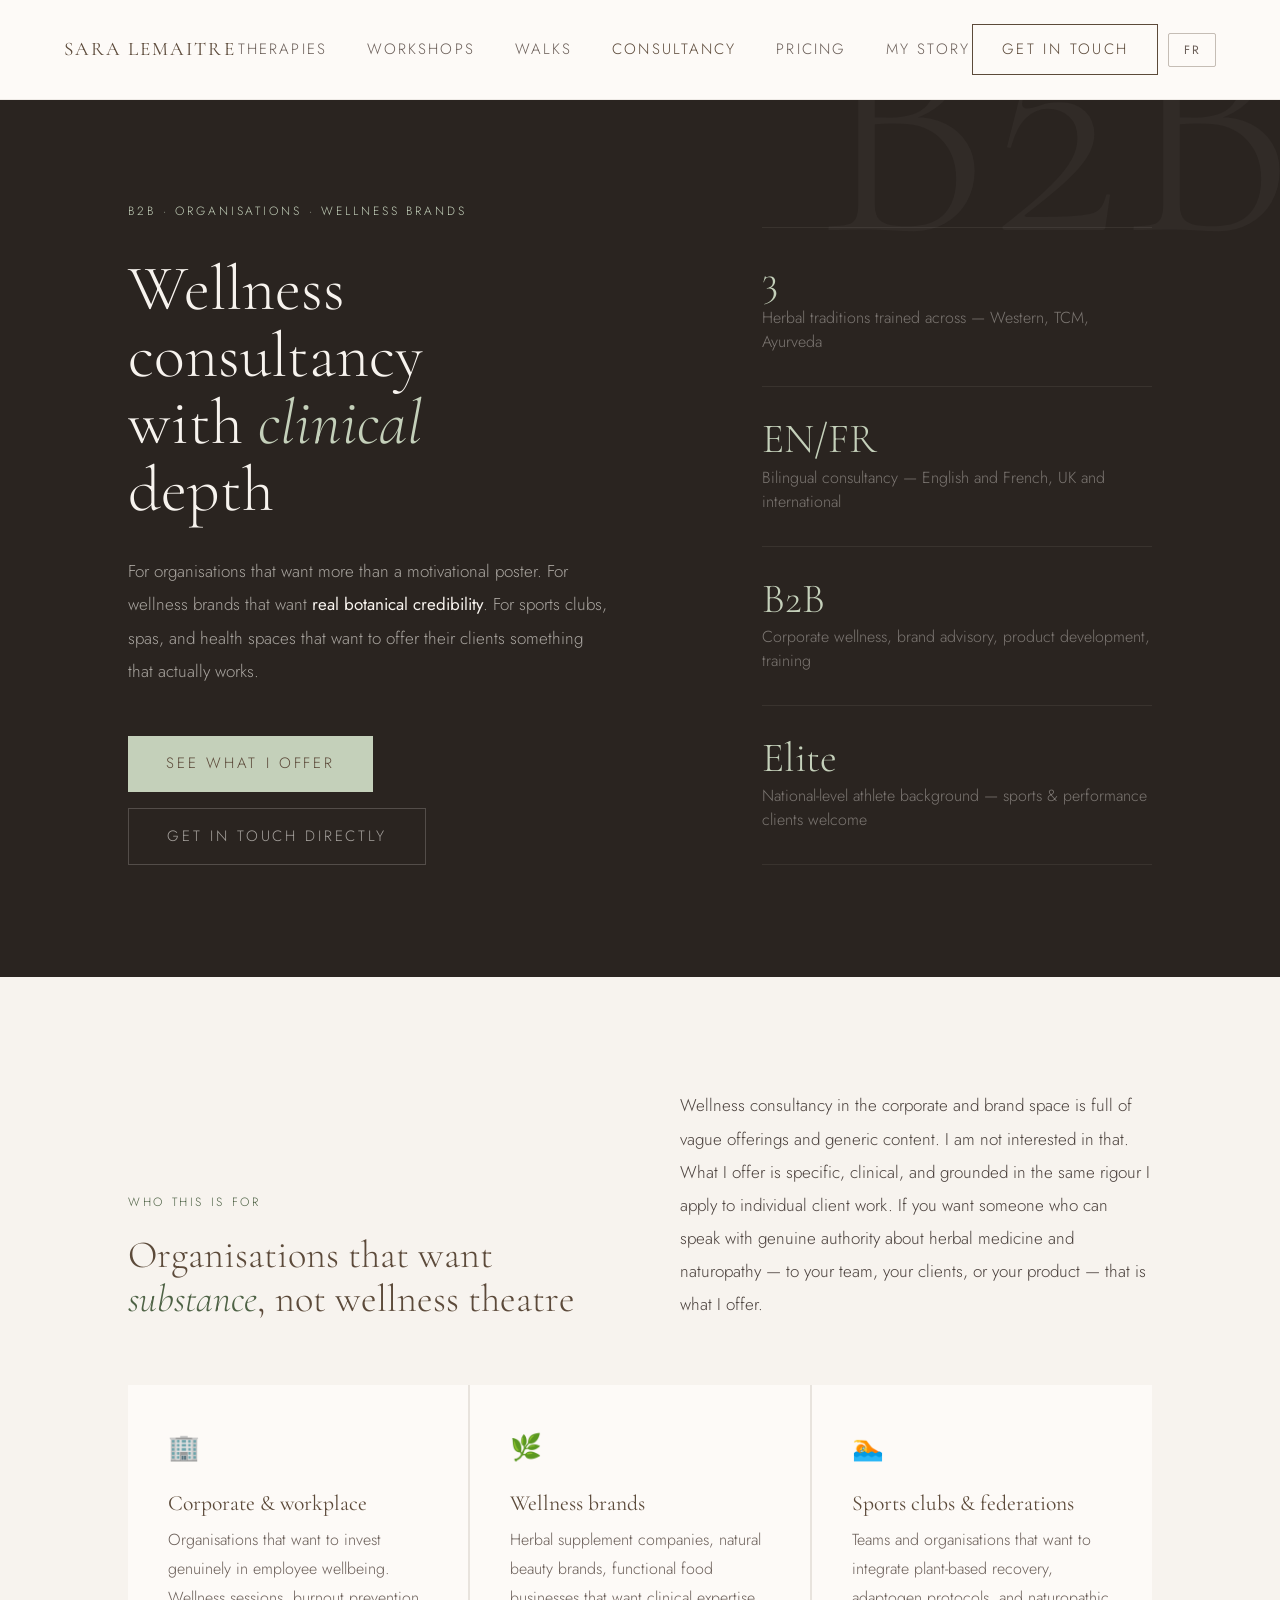
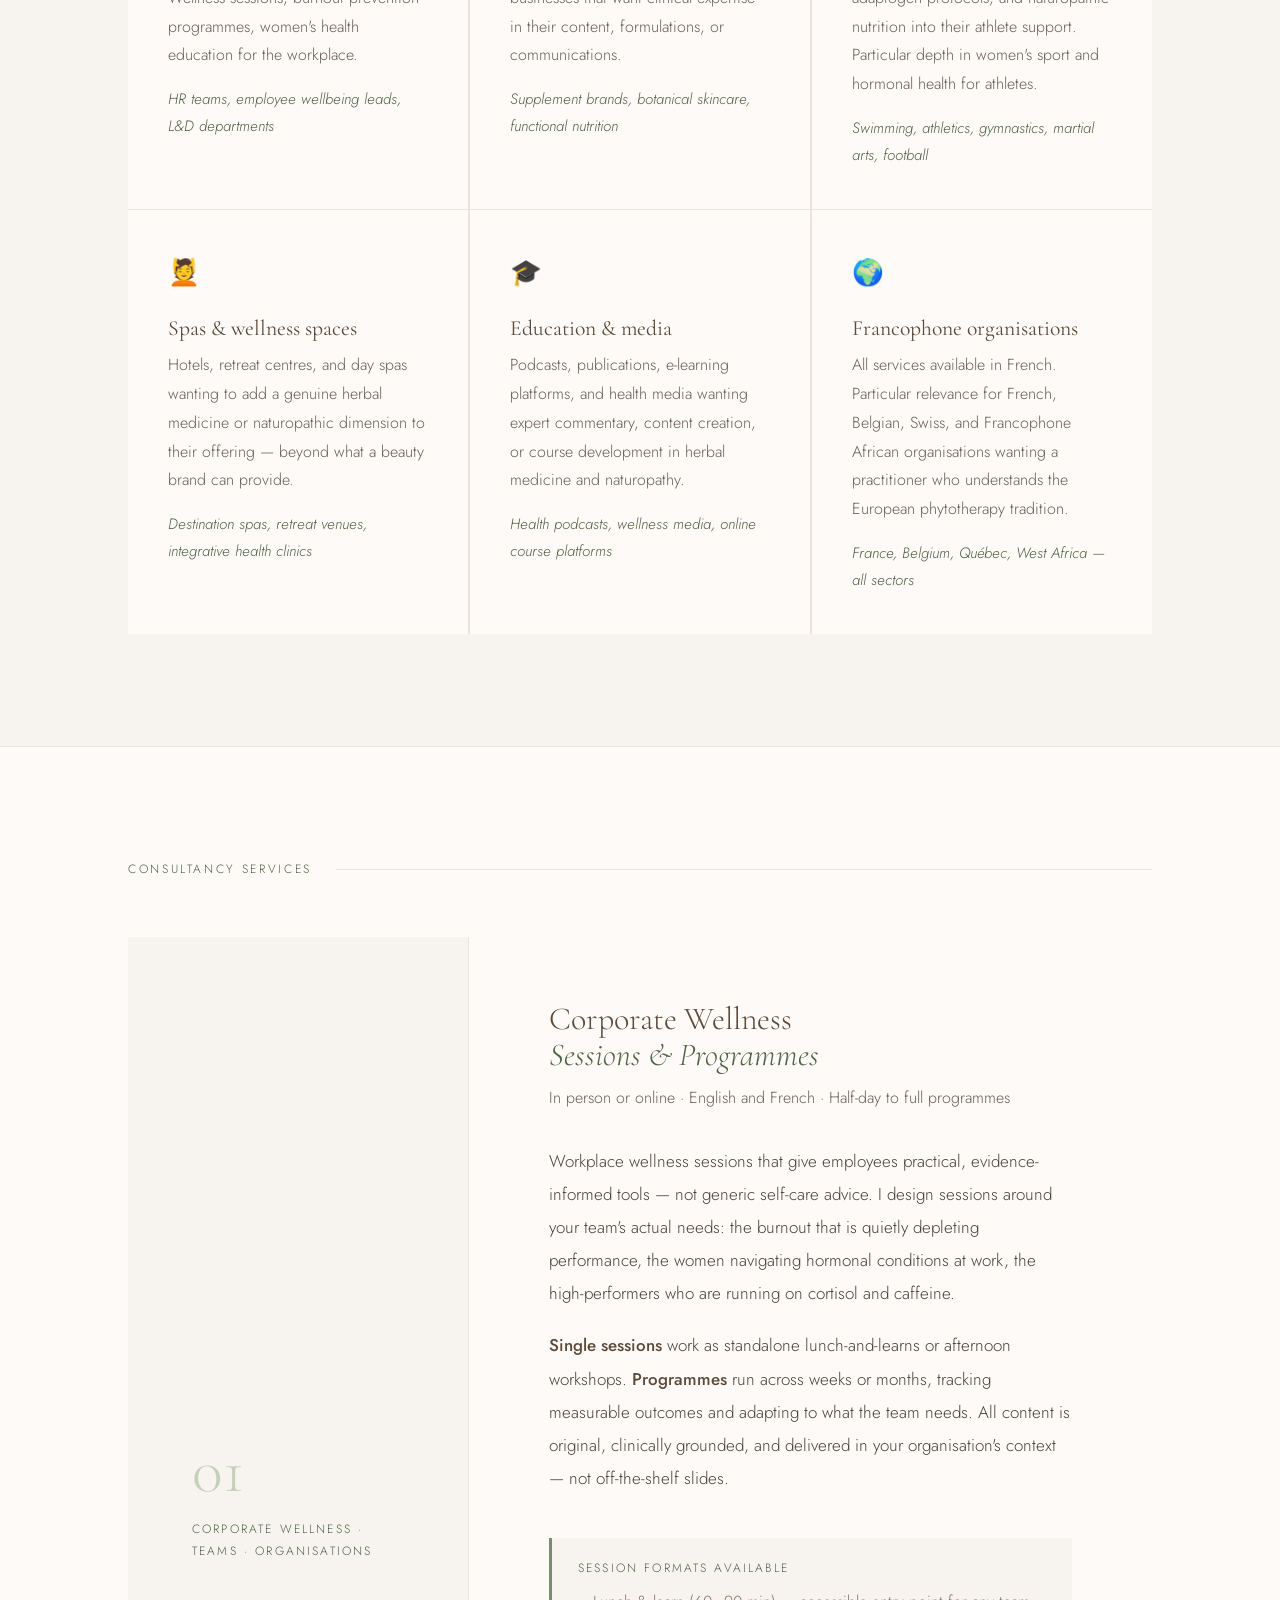
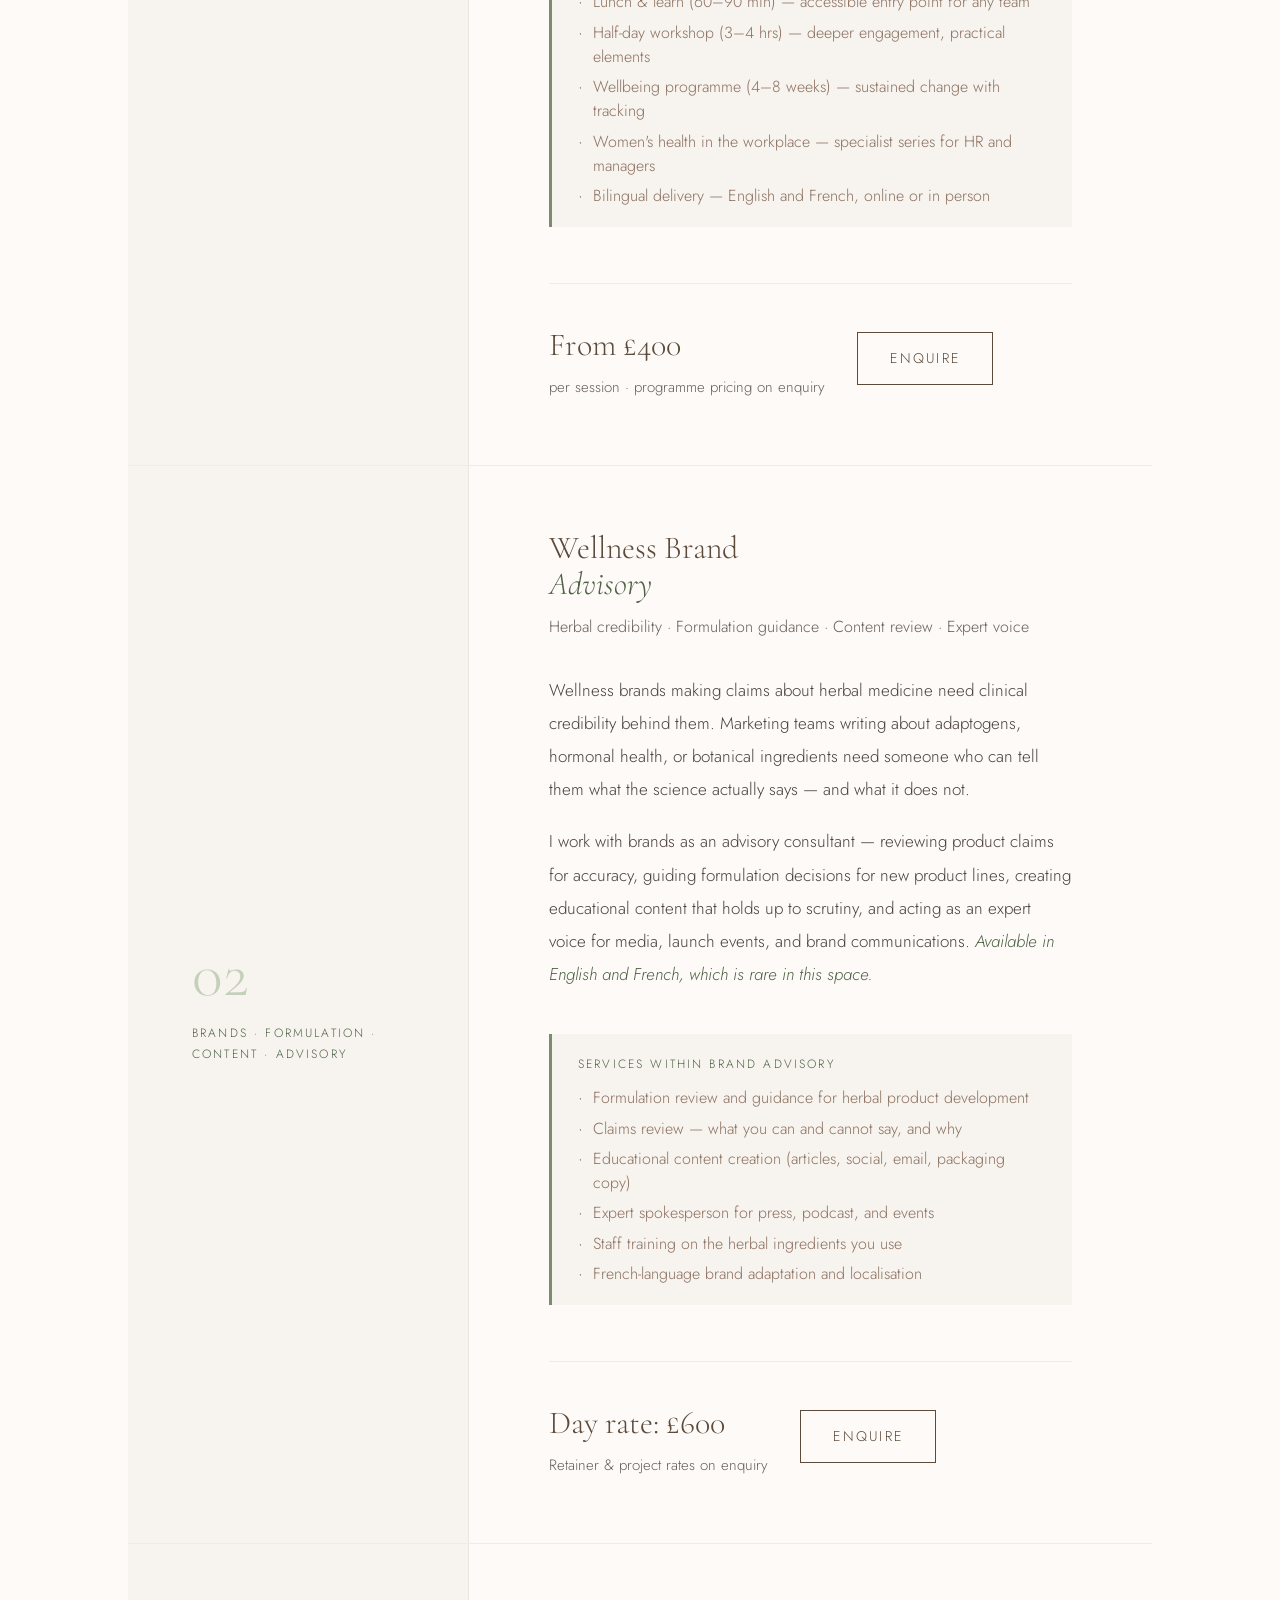
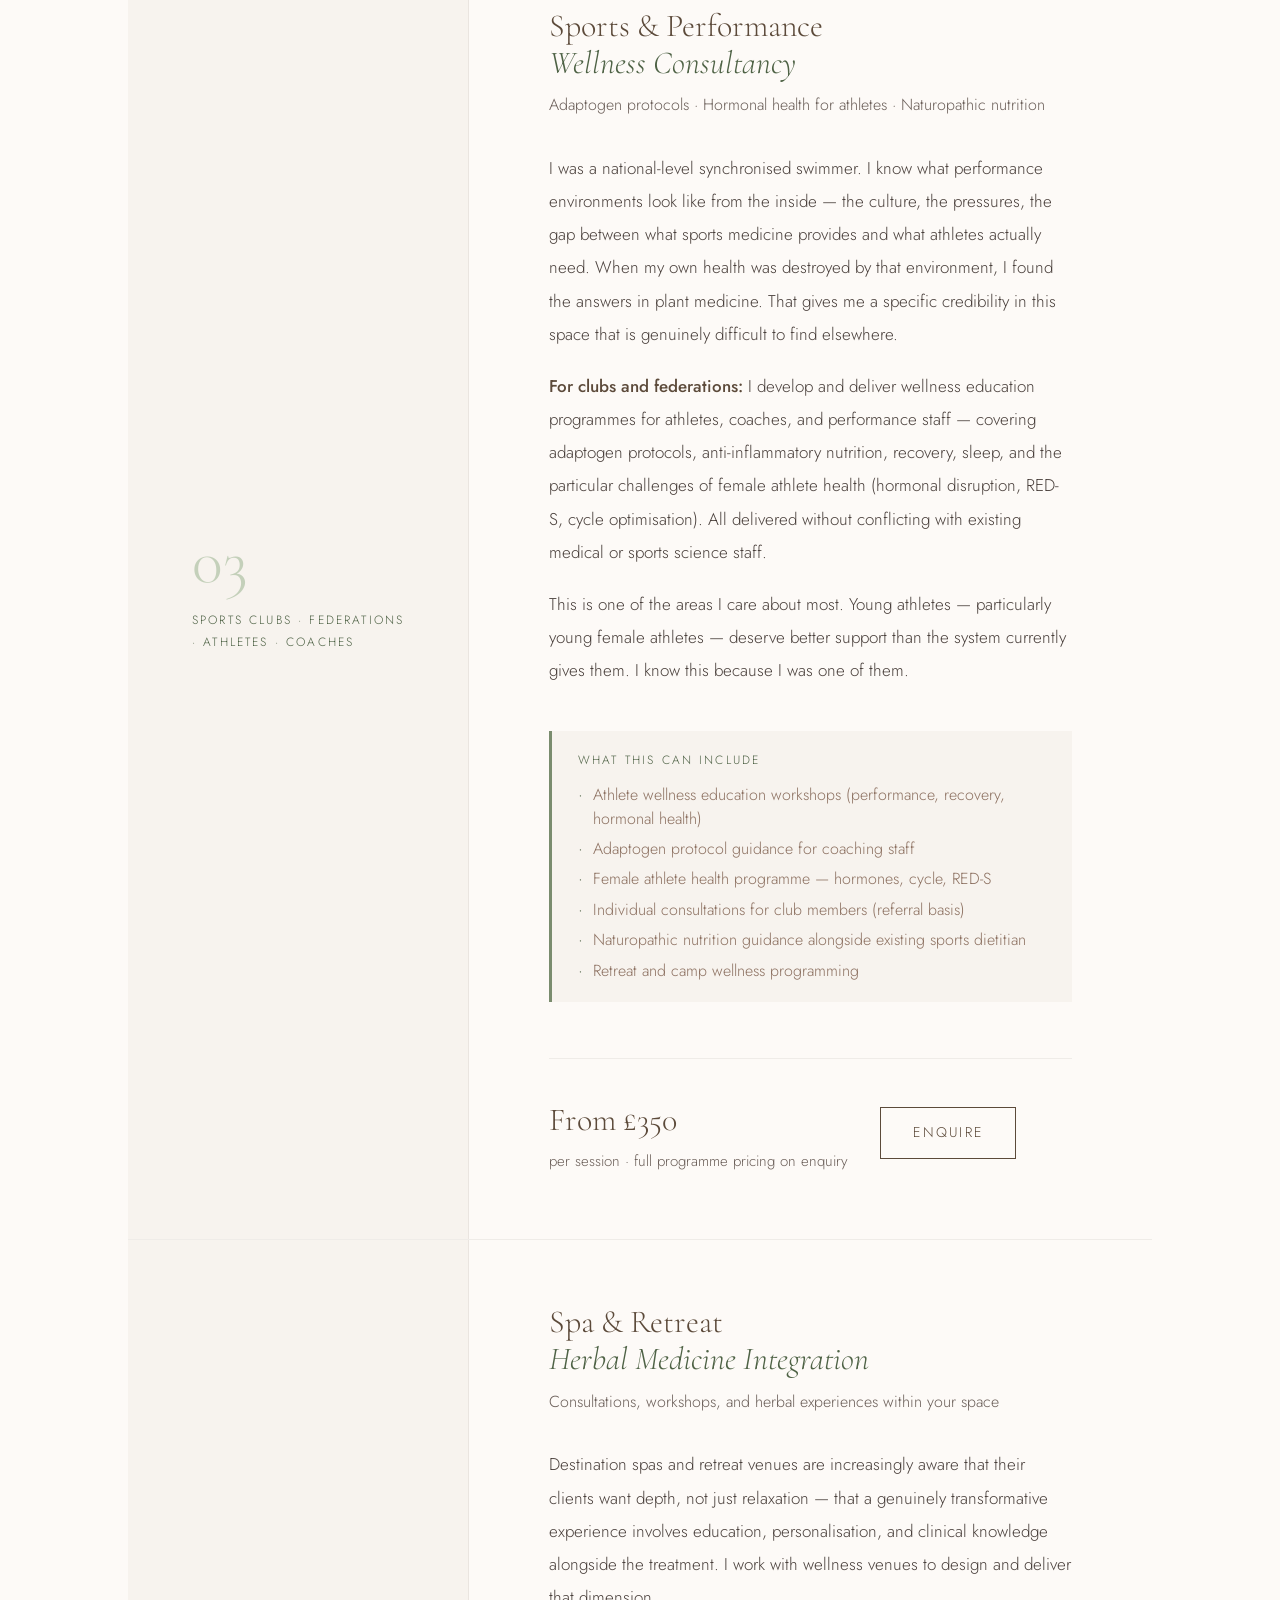
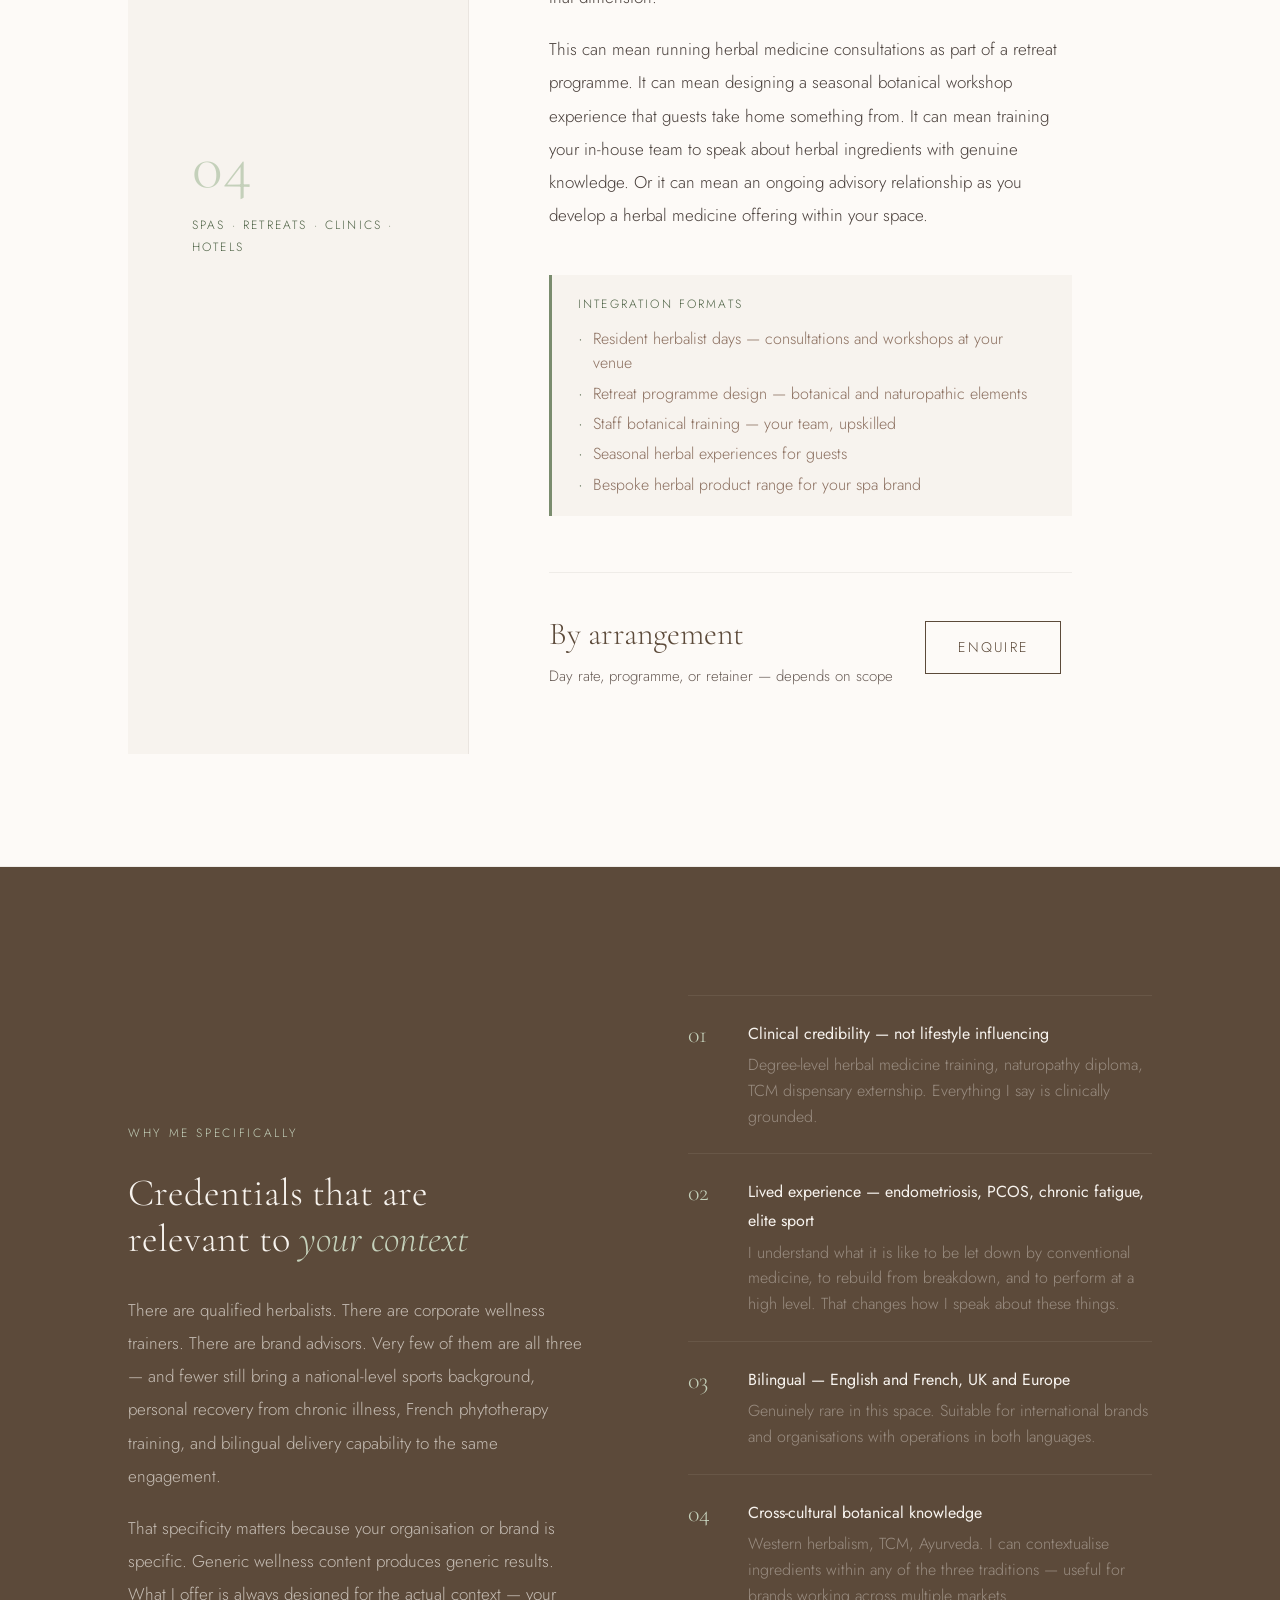
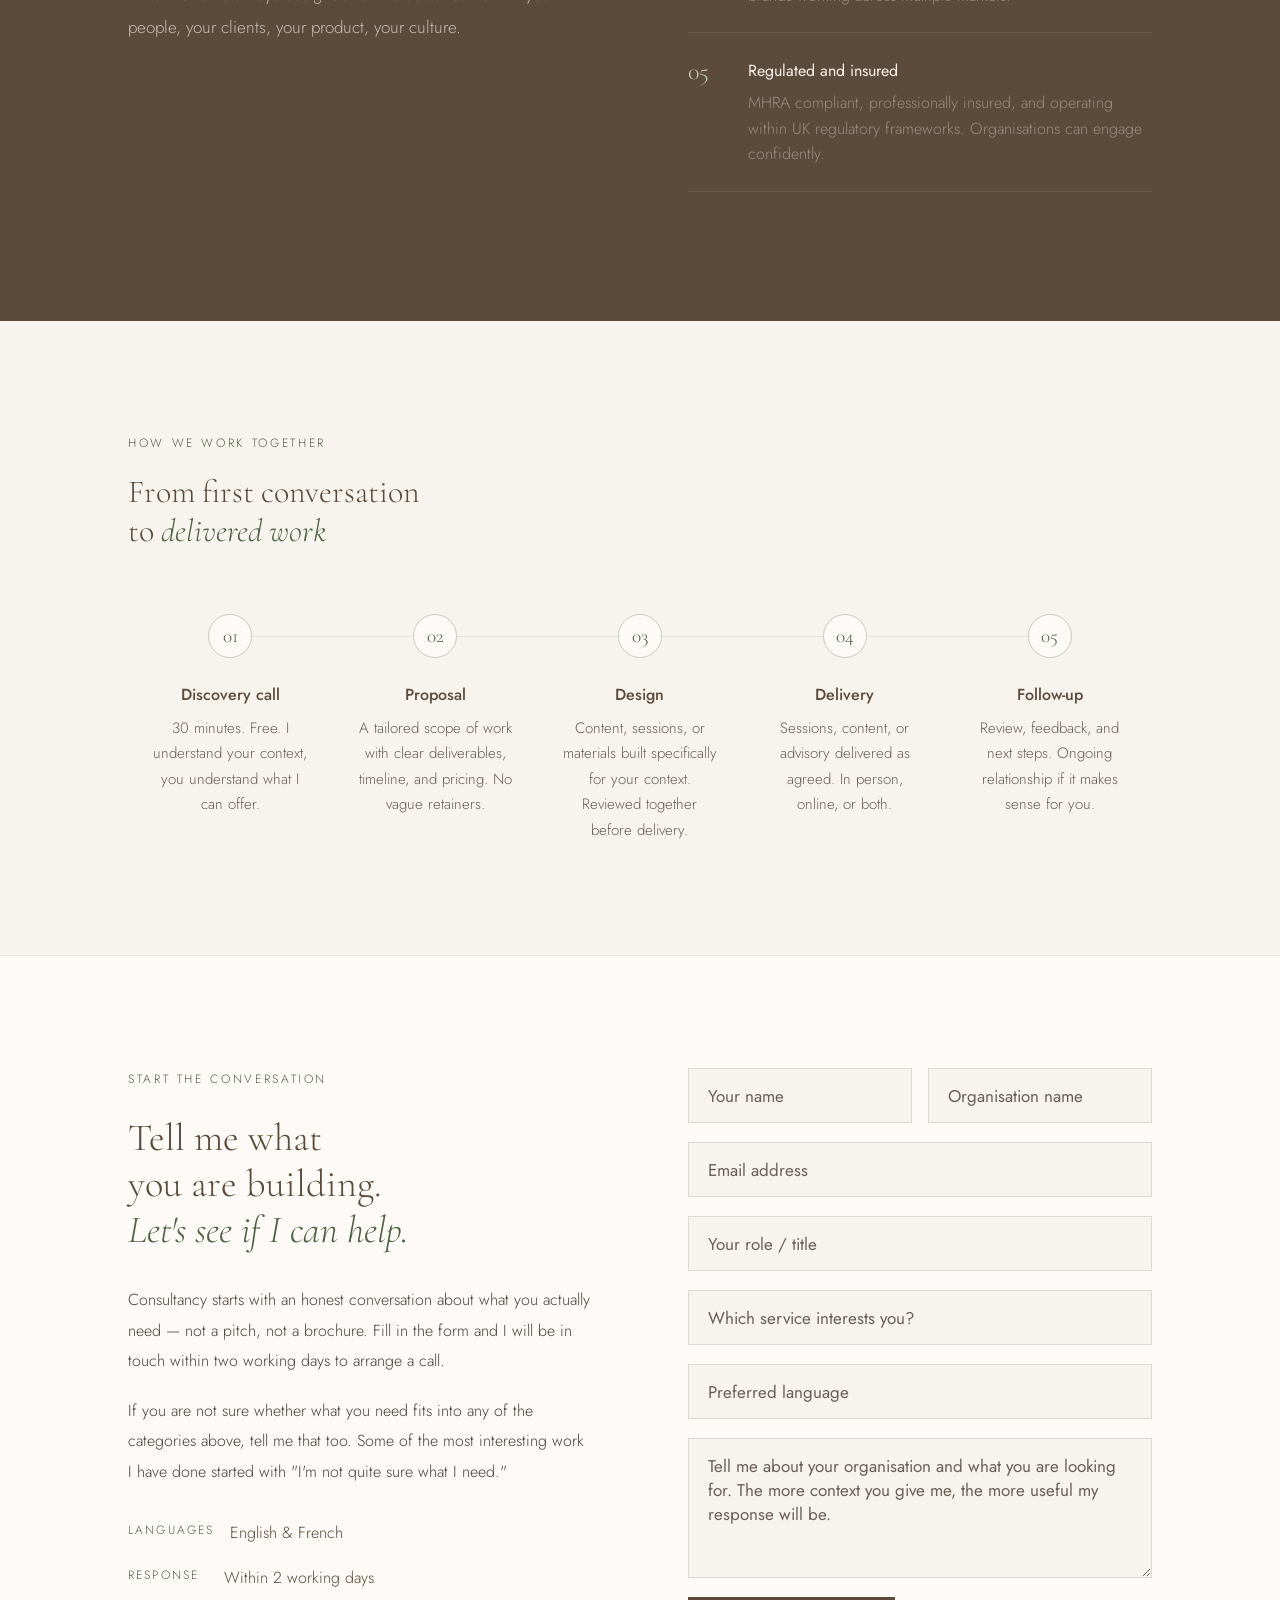
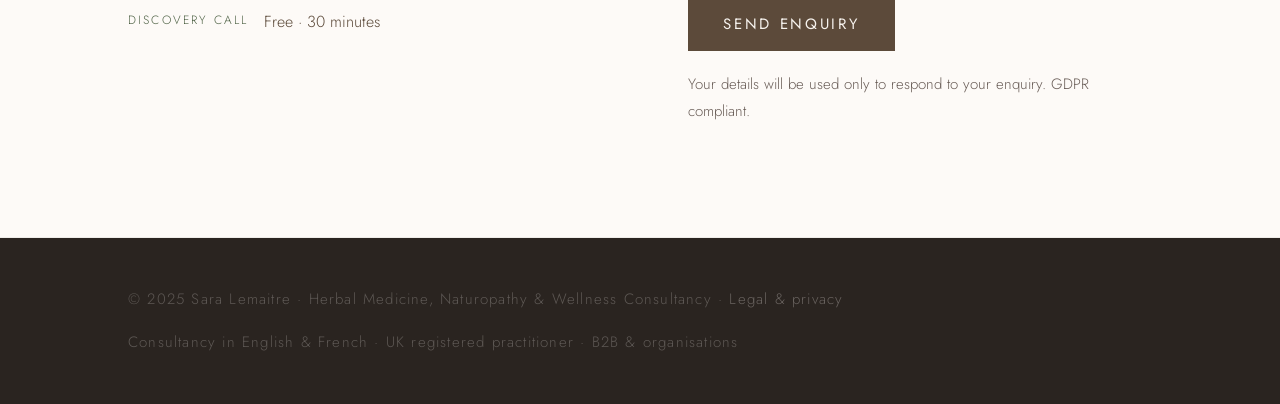
<file: consultancy.html>
<!DOCTYPE html>
<html lang="en">
<head>
<meta charset="UTF-8">
<meta name="viewport" content="width=device-width, initial-scale=1.0">
<title>Wellness Consultancy | Corporate & B2B | Sara Lemaitre</title>
  <!-- SEO & AI visibility -->
  <meta name="description" content="Wellness consultancy for organisations, wellness brands, sports clubs and spas. Corporate sessions, brand advisory, athlete performance programmes. English and French.">
  <meta name="robots" content="index, follow, max-snippet:-1, max-image-preview:large, max-video-preview:-1">
  <meta name="author" content="Sara Lemaitre">
  <meta name="geo.region" content="GB">
  <!-- Open Graph -->
  <meta property="og:type" content="website">
  <meta property="og:title" content="Wellness Consultancy | Corporate & B2B | Sara Lemaitre">
  <meta property="og:description" content="Wellness consultancy for organisations, wellness brands, sports clubs and spas. Corporate sessions, brand advisory, athlete performance programmes. English and French.">
  <meta property="og:url" content="https://www.saralemaitre.com/consultancy.html">
  <meta property="og:site_name" content="Sara Lemaitre Herbal Medicine & Naturopathy">
  <meta property="og:image" content="https://www.saralemaitre.com/images/og-consultancy.jpg">
  <meta property="og:image:width" content="1200">
  <meta property="og:image:height" content="630">
  <meta property="og:locale" content="en_GB">
  <meta property="og:locale:alternate" content="fr_FR">
  <!-- Twitter Card -->
  <meta name="twitter:card" content="summary_large_image">
  <meta name="twitter:title" content="Wellness Consultancy | Corporate & B2B | Sara Lemaitre">
  <meta name="twitter:description" content="Wellness consultancy for organisations, wellness brands, sports clubs and spas. Corporate sessions, brand advisory, athlete performance programmes. English and French.">
  <meta name="twitter:image" content="https://www.saralemaitre.com/images/og-consultancy.jpg">
  <!-- Canonical & hreflang -->
  <link rel="canonical" href="https://www.saralemaitre.com/consultancy.html">
  <link rel="alternate" hreflang="en-gb" href="https://www.saralemaitre.com/consultancy.html">
  <link rel="alternate" hreflang="fr" href="https://www.saralemaitre.com/consultancy.html">
  <link rel="alternate" hreflang="x-default" href="https://www.saralemaitre.com/consultancy.html">
  <!-- Schema.org structured data for AI & search engines -->
  <script type="application/ld+json">
  {
  "@context": "https://schema.org",
  "@graph": [
    {
      "@type": "Person",
      "@id": "https://www.saralemaitre.com/#sara",
      "name": "Sara Lemaitre",
      "givenName": "Sara",
      "familyName": "Lemaitre",
      "jobTitle": "Clinical Herbalist and Naturopath",
      "description": "Clinical herbalist, naturopath, and former elite artistic swimmer specialising in hormonal health, endometriosis, PCOS, chronic fatigue, and athlete performance. Consultations in English and French.",
      "url": "https://www.saralemaitre.com",
      "sameAs": [],
      "knowsLanguage": ["en-GB", "fr-FR"],
      "nationality": {"@type": "Country", "name": "France"},
      "hasCredential": [
        {"@type": "EducationalOccupationalCredential", "credentialCategory": "degree", "name": "BSc Herbal Medicine (EHTPA accredited)"},
        {"@type": "EducationalOccupationalCredential", "credentialCategory": "diploma", "name": "Naturopathy Diploma"},
        {"@type": "EducationalOccupationalCredential", "credentialCategory": "diploma", "name": "Indian Head Massage Diploma"},
        {"@type": "EducationalOccupationalCredential", "credentialCategory": "training", "name": "TCM Dispensary Externship, 6 months"}
      ],
      "alumniOf": {"@type": "Organization", "name": "College of Naturopathic Medicine"}
    },
    {
      "@type": ["MedicalBusiness", "HealthAndBeautyBusiness"],
      "@id": "https://www.saralemaitre.com/#practice",
      "name": "Sara Lemaitre Herbal Medicine & Naturopathy",
      "url": "https://www.saralemaitre.com",
      "founder": {"@id": "https://www.saralemaitre.com/#sara"},
      "description": "Clinical herbal medicine consultations, naturopathy and complementary therapies specialising in hormonal health, endometriosis, PCOS, chronic fatigue and athlete performance.",
      "priceRange": "££",
      "currenciesAccepted": "GBP",
      "areaServed": ["United Kingdom","France","Belgium","Switzerland","Canada","Australia","United States"],
      "availableLanguage": [
        {"@type": "Language", "name": "English", "alternateName": "en"},
        {"@type": "Language", "name": "French", "alternateName": "fr"}
      ],
      "medicalSpecialty": ["Women's Health","Hormonal Health","Naturopathic Medicine","Herbal Medicine"],
      "hasOfferCatalog": {
        "@type": "OfferCatalog",
        "name": "Herbal Medicine & Wellness Services",
        "itemListElement": [
          {"@type": "Offer", "itemOffered": {"@type": "Service", "name": "Initial Herbal Medicine Consultation", "description": "75-80 minute personalised consultation. Full case history, written herbal protocol, naturopathic guidance."}, "price": "140", "priceCurrency": "GBP"},
          {"@type": "Offer", "itemOffered": {"@type": "Service", "name": "Hormonal Reset Programme", "description": "3-session programme for endometriosis, PCOS, perimenopause and chronic fatigue."}, "price": "360", "priceCurrency": "GBP"},
          {"@type": "Offer", "itemOffered": {"@type": "Service", "name": "Indian Head Massage", "description": "60-minute Ayurvedic head massage. Stress, tension, nervous system reset. In person."}, "price": "100", "priceCurrency": "GBP"},
          {"@type": "Offer", "itemOffered": {"@type": "Service", "name": "Free Discovery Call", "description": "Free 15-minute introductory call. No commitment."}, "price": "0", "priceCurrency": "GBP"}
        ]
      }
    }
  ]
}
  </script>
  <link rel="preconnect" href="https://fonts.googleapis.com">
<link rel="preconnect" href="https://fonts.gstatic.com" crossorigin>
<link href="https://fonts.googleapis.com/css2?family=Cormorant+Garamond:ital,wght@0,300;0,400;0,500;1,300;1,400&family=Jost:wght@300;400;500&display=swap" rel="stylesheet">
<style>
  :root {
    --cream: #F7F3EE; --warm-white: #FDFAF7;
    --sage: #7A8C6E;
    --sage-text: #4E6245; --sage-light: #C4D0BA; --sage-pale: #EBF0E7;
    --bark: #5C4A3A; --bark-light: #8C7060; --bark-pale: #EDE5DC;
    --charcoal: #2A2420; --muted: #6A5E58;
    --gold: #C4A25A; --gold-pale: #F5EDD6;
  }
  *, *::before, *::after { box-sizing: border-box; margin: 0; padding: 0; }
  html { scroll-behavior: smooth; }
  body { background: var(--warm-white); color: var(--charcoal); font-family: 'Jost', sans-serif; font-weight: 300; line-height: 1.8; overflow-x: hidden; }

  nav { position: fixed; top: 0; left: 0; right: 0; z-index: 100; padding: 1.5rem 4rem; display: flex; justify-content: space-between; align-items: center; background: rgba(253,250,247,0.93); backdrop-filter: blur(10px); border-bottom: 1px solid rgba(122,108,100,0.1); }
  .nav-logo { font-family: 'Cormorant Garamond', serif; font-size: 1.2rem; font-weight: 400; letter-spacing: .12em; text-transform: uppercase; color: var(--bark); text-decoration: none; }
  .nav-links { display: flex; gap: 2.5rem; list-style: none; }
  .nav-links a { font-size: .9375rem; letter-spacing: .14em; text-transform: uppercase; color: var(--muted); text-decoration: none; transition: color .2s; }
  .nav-links a:hover, .nav-links a.active { color: var(--bark); }
  .nav-book { font-size: .9375rem; letter-spacing: .16em; text-transform: uppercase; padding: .7rem 1.8rem; border: 1px solid var(--bark); color: var(--bark); text-decoration: none; transition: all .22s; }
  .nav-book:hover { background: var(--bark); color: var(--warm-white); }

  /* HEADER — dark, editorial, professional */
  .page-header { background: var(--charcoal); min-height: 75vh; display: grid; grid-template-columns: 1.2fr 1fr; align-items: end; padding-top: 73px; position: relative; overflow: hidden; }
  .page-header::before { content: 'B2B'; position: absolute; right: -1rem; top: -2rem; font-family: 'Cormorant Garamond', serif; font-size: 20rem; font-weight: 300; line-height: 1; color: rgba(247,243,238,.03); pointer-events: none; }
  .header-left { padding: 8rem 5rem 7rem 8rem; }
  .header-eyebrow { font-size: .75rem; letter-spacing: .24em; text-transform: uppercase; color: var(--sage-light); margin-bottom: 2rem; opacity: 0; animation: fadeUp .7s .2s forwards; }
  .header-title { font-family: 'Cormorant Garamond', serif; font-size: clamp(3rem, 5vw, 4.8rem); font-weight: 300; line-height: 1.05; color: var(--cream); margin-bottom: 2rem; opacity: 0; animation: fadeUp .7s .35s forwards; }
  .header-title em { font-style: italic; color: var(--sage-light); }
  .header-desc { font-size: 1.0625rem; color: rgba(247,243,238,.62); line-height: 1.95; max-width: 480px; margin-bottom: 3rem; opacity: 0; animation: fadeUp .7s .5s forwards; }
  .header-desc strong { color: var(--cream); font-weight: 400; }
  .header-actions { display: flex; gap: 1rem; flex-wrap: wrap; opacity: 0; animation: fadeUp .7s .65s forwards; }
  .btn-sage { display: inline-block; padding: .9rem 2.4rem; background: var(--sage-light); color: var(--bark); text-decoration: none; font-size: .9375rem; letter-spacing: .18em; text-transform: uppercase; transition: all .22s; }
  .btn-sage:hover { background: var(--cream); }
  .btn-ghost-light { display: inline-block; padding: .9rem 2.4rem; border: 1px solid rgba(247,243,238,.2); color: rgba(247,243,238,.6); text-decoration: none; font-size: .9375rem; letter-spacing: .18em; text-transform: uppercase; transition: all .22s; }
  .btn-ghost-light:hover { border-color: rgba(247,243,238,.4); color: var(--cream); }
  .header-right { padding: 8rem 8rem 7rem 4rem; display: flex; flex-direction: column; justify-content: flex-end; gap: 0; opacity: 0; animation: fadeIn 1s .4s forwards; }
  .header-stat { padding: 2rem 0; border-bottom: 1px solid rgba(247,243,238,.07); }
  .header-stat:first-child { border-top: 1px solid rgba(247,243,238,.07); }
  .header-stat-value { font-family: 'Cormorant Garamond', serif; font-size: 2.6rem; font-weight: 300; color: var(--sage-light); line-height: 1; margin-bottom: .3rem; }
  .header-stat-label { font-size: 1rem; color: rgba(247,243,238,.4); line-height: 1.5; }

  /* WHO IS THIS FOR */
  .for-section { padding: 7rem 8rem; background: var(--cream); border-bottom: 1px solid rgba(122,108,100,0.1); }
  .for-header { display: grid; grid-template-columns: 1fr 1fr; gap: 5rem; margin-bottom: 4rem; align-items: end; }
  .for-header .eyebrow { font-size: .75rem; letter-spacing: .22em; text-transform: uppercase; color: var(--sage-text); margin-bottom: 1.2rem; }
  .for-header h2 { font-family: 'Cormorant Garamond', serif; font-size: clamp(2rem, 3vw, 2.8rem); font-weight: 300; color: var(--bark); line-height: 1.15; }
  .for-header h2 em { font-style: italic; color: var(--sage-text); }
  .for-header p { font-size: 1.0625rem; color: #4A403C; line-height: 1.95; }
  .for-grid { display: grid; grid-template-columns: repeat(3, minmax(0,1fr)); gap: 1.5px; background: rgba(122,108,100,0.12); }
  .for-card { background: var(--warm-white); padding: 2.5rem; transition: background .2s; }
  .for-card:hover { background: var(--sage-pale); }
  .for-icon { font-size: 1.6rem; margin-bottom: 1.2rem; }
  .for-title { font-family: 'Cormorant Garamond', serif; font-size: 1.35rem; font-weight: 400; color: var(--bark); margin-bottom: .6rem; line-height: 1.2; }
  .for-desc { font-size: 1rem; color: var(--muted); line-height: 1.8; margin-bottom: 1rem; }
  .for-examples { font-size: .9375rem; color: var(--sage-text); font-style: italic; }

  /* SERVICES */
  .services-section { padding: 7rem 8rem; border-bottom: 1px solid rgba(122,108,100,0.1); }
  .services-label { font-size: .75rem; letter-spacing: .22em; text-transform: uppercase; color: var(--sage-text); margin-bottom: 3.5rem; display: flex; align-items: center; gap: 1.5rem; }
  .services-label::after { content: ''; flex: 1; height: 1px; background: rgba(122,108,100,0.15); }

  .service-row { display: grid; grid-template-columns: 1fr 2fr; border-bottom: 1px solid rgba(122,108,100,0.1); }
  .service-row:last-child { border-bottom: none; }
  .service-aside { padding: 4rem; background: var(--cream); display: flex; flex-direction: column; justify-content: center; border-right: 1px solid rgba(122,108,100,0.1); }
  .service-aside-num { font-family: 'Cormorant Garamond', serif; font-size: 4rem; font-weight: 300; color: var(--sage-light); line-height: 1; margin-bottom: 1rem; }
  .service-aside-tag { font-size: .75rem; letter-spacing: .18em; text-transform: uppercase; color: var(--sage-text); line-height: 1.8; }
  .service-body { padding: 4rem 5rem; display: flex; flex-direction: column; justify-content: center; }
  .service-title { font-family: 'Cormorant Garamond', serif; font-size: clamp(1.6rem, 2.5vw, 2.2rem); font-weight: 300; color: var(--bark); line-height: 1.15; margin-bottom: .6rem; }
  .service-title em { font-style: italic; color: var(--sage-text); }
  .service-subtitle { font-size: 1rem; color: var(--muted); margin-bottom: 2rem; }
  .service-desc { font-size: 1.0625rem; color: #4A403C; line-height: 1.95; margin-bottom: 1.2rem; max-width: 580px; }
  .service-desc em { font-style: italic; color: var(--sage-text); }
  .service-desc strong { font-weight: 500; color: var(--bark); }
  .service-deliverables { margin: 1.5rem 0; padding: 1.2rem 1.6rem; background: var(--cream); border-left: 3px solid var(--sage); }
  .service-deliverables-label { font-size: .75rem; letter-spacing: .18em; text-transform: uppercase; color: var(--sage-text); margin-bottom: .7rem; }
  .service-deliverables-list { display: flex; flex-direction: column; gap: .4rem; }
  .service-deliverables-list span { font-size: 1rem; color: var(--bark-light); display: flex; gap: .6rem; align-items: flex-start; line-height: 1.5; }
  .service-deliverables-list span::before { content: '·'; color: var(--sage-text); flex-shrink: 0; font-size: 1.1rem; line-height: 1.3; }
  .service-pricing { margin-top: 2rem; padding-top: 2rem; border-top: 1px solid rgba(122,108,100,0.1); display: flex; align-items: center; gap: 2rem; flex-wrap: wrap; }
  .service-price { font-family: 'Cormorant Garamond', serif; font-size: 2rem; font-weight: 300; color: var(--bark); }
  .service-price-note { font-size: .9375rem; color: var(--muted); }
  .service-enquire { display: inline-block; padding: .8rem 2rem; border: 1px solid var(--bark); color: var(--bark); text-decoration: none; font-size: .875rem; letter-spacing: .16em; text-transform: uppercase; transition: all .22s; }
  .service-enquire:hover { background: var(--bark); color: var(--warm-white); }

  /* WHY ME */
  .why-section { background: var(--bark); padding: 8rem; display: grid; grid-template-columns: 1fr 1fr; gap: 6rem; align-items: center; border-bottom: 1px solid rgba(122,108,100,0.1); }
  .why-text .eyebrow { font-size: .75rem; letter-spacing: .22em; text-transform: uppercase; color: var(--sage-light); margin-bottom: 1.5rem; }
  .why-text h2 { font-family: 'Cormorant Garamond', serif; font-size: clamp(2rem, 3vw, 2.8rem); font-weight: 300; color: var(--cream); line-height: 1.2; margin-bottom: 2rem; }
  .why-text h2 em { font-style: italic; color: var(--sage-light); }
  .why-text p { font-size: 1.0625rem; color: rgba(247,243,238,.68); line-height: 1.95; margin-bottom: 1.2rem; max-width: 480px; }
  .why-points { display: flex; flex-direction: column; gap: 0; }
  .why-point { padding: 1.5rem 0; border-bottom: 1px solid rgba(247,243,238,.07); display: grid; grid-template-columns: 44px 1fr; gap: 1rem; align-items: flex-start; }
  .why-point:first-child { border-top: 1px solid rgba(247,243,238,.07); }
  .why-point-num { font-family: 'Cormorant Garamond', serif; font-size: 1.5rem; font-weight: 300; color: var(--sage-light); line-height: 1; padding-top: .2rem; }
  .why-point-title { font-size: 1rem; font-weight: 400; color: var(--cream); margin-bottom: .25rem; }
  .why-point-desc { font-size: 1rem; color: rgba(247,243,238,.4); line-height: 1.6; }

  /* PROCESS */
  .process-section { padding: 7rem 8rem; background: var(--cream); border-bottom: 1px solid rgba(122,108,100,0.1); }
  .process-section .eyebrow { font-size: .75rem; letter-spacing: .22em; text-transform: uppercase; color: var(--sage-text); margin-bottom: 1.2rem; }
  .process-section h2 { font-family: 'Cormorant Garamond', serif; font-size: clamp(1.8rem, 2.5vw, 2.4rem); font-weight: 300; color: var(--bark); line-height: 1.2; margin-bottom: 4rem; }
  .process-section h2 em { font-style: italic; color: var(--sage-text); }
  .process-steps { display: grid; grid-template-columns: repeat(5, minmax(0,1fr)); gap: 0; position: relative; }
  .process-steps::before { content: ''; position: absolute; top: 22px; left: 10%; right: 10%; height: 1px; background: var(--sage-light); opacity: .4; }
  .process-step { padding: 0 1.5rem; display: flex; flex-direction: column; align-items: center; text-align: center; position: relative; z-index: 1; }
  .process-dot { width: 44px; height: 44px; border-radius: 50%; background: var(--warm-white); border: 1px solid var(--sage-light); display: flex; align-items: center; justify-content: center; margin-bottom: 1.4rem; font-family: 'Cormorant Garamond', serif; font-size: 1.2rem; font-weight: 300; color: var(--sage-text); }
  .process-step-title { font-size: 1rem; font-weight: 500; color: var(--bark); margin-bottom: .4rem; }
  .process-step-desc { font-size: .9375rem; color: var(--muted); line-height: 1.7; }

  /* CONTACT FORM */
  .contact-section { padding: 7rem 8rem; display: grid; grid-template-columns: 1fr 1fr; gap: 6rem; align-items: start; border-bottom: 1px solid rgba(122,108,100,0.1); }
  .contact-text .eyebrow { font-size: .75rem; letter-spacing: .22em; text-transform: uppercase; color: var(--sage-text); margin-bottom: 1.5rem; }
  .contact-text h2 { font-family: 'Cormorant Garamond', serif; font-size: clamp(2rem, 3vw, 2.6rem); font-weight: 300; color: var(--bark); line-height: 1.2; margin-bottom: 2rem; }
  .contact-text h2 em { font-style: italic; color: var(--sage-text); }
  .contact-text p { font-size: 1rem; color: #4A403C; line-height: 1.9; margin-bottom: 1.2rem; }
  .contact-details { margin-top: 2rem; display: flex; flex-direction: column; gap: 1rem; }
  .contact-detail { display: flex; gap: 1rem; align-items: flex-start; }
  .contact-detail-label { font-size: .75rem; letter-spacing: .18em; text-transform: uppercase; color: var(--sage-text); min-width: 80px; padding-top: .1rem; }
  .contact-detail-value { font-size: 1rem; color: var(--bark); }
  .contact-form { display: flex; flex-direction: column; gap: 1.2rem; }
  .form-row { display: grid; grid-template-columns: 1fr 1fr; gap: 1rem; }
  .contact-form input, .contact-form select, .contact-form textarea { padding: .9rem 1.2rem; border: 1px solid rgba(122,108,100,0.2); background: var(--cream); font-family: 'Jost', sans-serif; font-size: 1.0625rem; color: var(--charcoal); outline: none; transition: border-color .2s; width: 100%; }
  .contact-form input:focus, .contact-form select:focus, .contact-form textarea:focus { border-color: var(--sage-text); background: var(--warm-white); }
  .contact-form input::placeholder, .contact-form textarea::placeholder { color: var(--muted); }
  .contact-form select { color: var(--muted); cursor: pointer; appearance: none; }
  .contact-form textarea { resize: vertical; min-height: 140px; }
  .contact-form button { padding: 1rem 2.2rem; background: var(--bark); color: var(--cream); border: none; font-family: 'Jost', sans-serif; font-size: .9375rem; letter-spacing: .18em; text-transform: uppercase; cursor: pointer; transition: background .22s; align-self: flex-start; }
  .contact-form button:hover { background: var(--charcoal); }
  .form-note { font-size: .9375rem; color: var(--muted); }

  footer { background: var(--charcoal); padding: 3rem 8rem; display: flex; justify-content: space-between; align-items: center; flex-wrap: wrap; gap: 1rem; }
  footer p { font-size: .9375rem; letter-spacing: .08em; color: rgba(247,243,238,.25); }

  @keyframes fadeUp { from { opacity: 0; transform: translateY(20px); } to { opacity: 1; transform: translateY(0); } }
  @keyframes fadeIn { from { opacity: 0; } to { opacity: 1; } }
  .reveal { opacity: 0; transform: translateY(22px); transition: opacity .75s ease, transform .75s ease; }
  .reveal.visible { opacity: 1; transform: translateY(0); }
  .reveal-d1 { transition-delay: .1s; } .reveal-d2 { transition-delay: .2s; } .reveal-d3 { transition-delay: .3s; }

  @media (max-width: 1000px) {
    nav { padding: 1.2rem 2rem; }
    .page-header { grid-template-columns: 1fr; }
    .header-left { padding: 8rem 2.5rem 4rem; }
    .header-right { padding: 2rem 2.5rem 5rem; border-top: 1px solid rgba(247,243,238,.07); }
    .for-section { padding: 5rem 2.5rem; }
    .for-header { grid-template-columns: 1fr; gap: 2rem; }
    .for-grid { grid-template-columns: 1fr; }
    .services-section { padding: 5rem 2.5rem; }
    .service-row { grid-template-columns: 1fr; }
    .service-aside { padding: 2.5rem; border-right: none; border-bottom: 1px solid rgba(122,108,100,0.1); }
    .service-body { padding: 2.5rem; }
    .why-section { grid-template-columns: 1fr; padding: 5rem 2.5rem; gap: 3rem; }
    .process-section { padding: 5rem 2.5rem; }
    .process-steps { grid-template-columns: 1fr 1fr; gap: 2.5rem; }
    .process-steps::before { display: none; }
    .contact-section { grid-template-columns: 1fr; padding: 5rem 2.5rem; gap: 3rem; }
    .form-row { grid-template-columns: 1fr; }
    footer { padding: 2rem 2.5rem; flex-direction: column; text-align: center; }
  }

  /* ── WCAG 2.2 AA: Visible focus indicators ── */
  :focus-visible {
    outline: 3px solid #5C4A3A;
    outline-offset: 3px;
    border-radius: 2px;
  }
  a:focus-visible, button:focus-visible, input:focus-visible,
  select:focus-visible, textarea:focus-visible {
    outline: 3px solid #5C4A3A;
    outline-offset: 3px;
  }

  /* Screen-reader only utility */
  .sr-only {
    position: absolute; width: 1px; height: 1px;
    padding: 0; margin: -1px; overflow: hidden;
    clip: rect(0,0,0,0); white-space: nowrap; border: 0;
  }

  /* ── Skip navigation link ── */
  .skip-nav {
    position: absolute; top: -100px; left: 1rem; z-index: 9999;
    background: #5C4A3A; color: #F7F3EE;
    padding: .75rem 1.5rem; font-size: 1.0625rem;
    text-decoration: none; border-radius: 0 0 4px 4px;
    transition: top .2s;
  }
  .skip-nav:focus { top: 0; }


  /* ── Mobile hamburger menu ── */
  .hamburger {
    display: none; flex-direction: column; gap: 5px;
    background: none; border: none; cursor: pointer;
    padding: .5rem; margin-left: .5rem;
  }
  .hamburger span {
    display: block; width: 22px; height: 2px;
    background: var(--bark); border-radius: 2px;
    transition: all .25s;
  }
  .hamburger[aria-expanded="true"] span:nth-child(1) { transform: translateY(7px) rotate(45deg); }
  .hamburger[aria-expanded="true"] span:nth-child(2) { opacity: 0; }
  .hamburger[aria-expanded="true"] span:nth-child(3) { transform: translateY(-7px) rotate(-45deg); }
  
  @media (max-width: 1024px) {
    .hamburger { display: flex; }
    .nav-links {
      display: none; position: fixed; top: 73px; left: 0; right: 0;
      background: rgba(253,250,247,0.98); backdrop-filter: blur(12px);
      flex-direction: column; gap: 0; padding: 1rem 0;
      border-bottom: 1px solid rgba(122,108,100,0.12);
      z-index: 99;
    }
    .nav-links.open { display: flex; }
    .nav-links li a {
      display: block; padding: .9rem 2rem;
      font-size: 1.0625rem; letter-spacing: .08em;
      border-bottom: 1px solid rgba(122,108,100,0.06);
    }
    .nav-book { display: none; }
  }


  /* Language toggle */
  .lang-toggle {
    font-size: .75rem; letter-spacing: .16em; text-transform: uppercase;
    padding: .45rem .9rem; border: 1px solid rgba(92,74,58,.35);
    background: none; color: var(--muted); cursor: pointer;
    font-family: 'Jost', sans-serif; border-radius: 2px;
    transition: all .2s; margin-left: .5rem;
  }
  .lang-toggle:hover { border-color: var(--bark); color: var(--bark); }
  [data-lang="fr"] .lang-toggle { border-color: var(--bark); color: var(--bark); }

</style>
</head>
<body>
<a href="#main-content" class="skip-nav">Skip to main content</a>

<nav role="navigation" aria-label="Main navigation">
  <a href="index.html" class="nav-logo">Sara Lemaitre</a>
  <ul class="nav-links" id="nav-links">
    <li><a href="therapies.html" data-i18n="nav.therapies">Therapies</a></li>
    <li><a href="workshops.html" data-i18n="nav.workshops">Workshops</a></li>
    <li><a href="walks.html" data-i18n="nav.walks">Walks</a></li>
    <li><a href="consultancy.html" class="active" aria-current="page">Consultancy</a></li>
    <li><a href="pricing.html" data-i18n="nav.pricing">Pricing</a></li>
    <li><a href="story.html" data-i18n="nav.story">My story</a></li>
  </ul>
  <a href="#contact" class="nav-book" data-i18n="nav.consultancy.cta" data-i18n="consult.contact.title">Get in touch</a>
  <button class="lang-toggle" data-current-lang="en" aria-label="Switch to French" onclick="SL_toggleLang(this)">FR</button>
  <button class="hamburger" aria-label="Open navigation menu" aria-expanded="false" aria-controls="nav-links" onclick="toggleNav(this)">
    <span></span><span></span><span></span>
  </button>
</nav>

<!-- HEADER -->
<header id="main-content" role="main" class="page-header">
  <div class="header-left">
    <p class="header-eyebrow">B2B · Organisations · Wellness brands</p>
    <h1 class="header-title">Wellness<br>consultancy<br>with <em>clinical</em><br>depth</h1>
    <p class="header-desc">For organisations that want more than a motivational poster. For wellness brands that want <strong>real botanical credibility</strong>. For sports clubs, spas, and health spaces that want to offer their clients something that actually works.</p>
    <div class="header-actions">
      <a href="#services" class="btn-sage">See what I offer</a>
      <a href="#contact" class="btn-ghost-light">Get in touch directly</a>
    </div>
  </div>
  <div class="header-right">
    <div class="header-stat">
      <div class="header-stat-value">3</div>
      <div class="header-stat-label">Herbal traditions trained across — Western, TCM, Ayurveda</div>
    </div>
    <div class="header-stat">
      <div class="header-stat-value">EN/FR</div>
      <div class="header-stat-label">Bilingual consultancy — English and French, UK and international</div>
    </div>
    <div class="header-stat">
      <div class="header-stat-value">B2B</div>
      <div class="header-stat-label">Corporate wellness, brand advisory, product development, training</div>
    </div>
    <div class="header-stat">
      <div class="header-stat-value">Elite</div>
      <div class="header-stat-label">National-level athlete background — sports & performance clients welcome</div>
    </div>
  </div>
</header>

<!-- WHO IS THIS FOR -->
<section class="for-section">
  <div class="for-header reveal">
    <div>
      <p class="eyebrow">Who this is for</p>
      <h2>Organisations that want<br><em>substance</em>, not wellness theatre</h2>
    </div>
    <p>Wellness consultancy in the corporate and brand space is full of vague offerings and generic content. I am not interested in that. What I offer is specific, clinical, and grounded in the same rigour I apply to individual client work. If you want someone who can speak with genuine authority about herbal medicine and naturopathy — to your team, your clients, or your product — that is what I offer.</p>
  </div>
  <div class="for-grid">
    <div class="for-card reveal">
      <div class="for-icon">🏢</div>
      <div class="for-title">Corporate & workplace</div>
      <div class="for-desc">Organisations that want to invest genuinely in employee wellbeing. Wellness sessions, burnout prevention programmes, women's health education for the workplace.</div>
      <div class="for-examples">HR teams, employee wellbeing leads, L&D departments</div>
    </div>
    <div class="for-card reveal reveal-d1">
      <div class="for-icon">🌿</div>
      <div class="for-title">Wellness brands</div>
      <div class="for-desc">Herbal supplement companies, natural beauty brands, functional food businesses that want clinical expertise in their content, formulations, or communications.</div>
      <div class="for-examples">Supplement brands, botanical skincare, functional nutrition</div>
    </div>
    <div class="for-card reveal reveal-d2">
      <div class="for-icon">🏊</div>
      <div class="for-title">Sports clubs & federations</div>
      <div class="for-desc">Teams and organisations that want to integrate plant-based recovery, adaptogen protocols, and naturopathic nutrition into their athlete support. Particular depth in women's sport and hormonal health for athletes.</div>
      <div class="for-examples">Swimming, athletics, gymnastics, martial arts, football</div>
    </div>
    <div class="for-card reveal">
      <div class="for-icon">💆</div>
      <div class="for-title">Spas & wellness spaces</div>
      <div class="for-desc">Hotels, retreat centres, and day spas wanting to add a genuine herbal medicine or naturopathic dimension to their offering — beyond what a beauty brand can provide.</div>
      <div class="for-examples">Destination spas, retreat venues, integrative health clinics</div>
    </div>
    <div class="for-card reveal reveal-d1">
      <div class="for-icon">🎓</div>
      <div class="for-title">Education & media</div>
      <div class="for-desc">Podcasts, publications, e-learning platforms, and health media wanting expert commentary, content creation, or course development in herbal medicine and naturopathy.</div>
      <div class="for-examples">Health podcasts, wellness media, online course platforms</div>
    </div>
    <div class="for-card reveal reveal-d2">
      <div class="for-icon">🌍</div>
      <div class="for-title">Francophone organisations</div>
      <div class="for-desc">All services available in French. Particular relevance for French, Belgian, Swiss, and Francophone African organisations wanting a practitioner who understands the European phytotherapy tradition.</div>
      <div class="for-examples">France, Belgium, Québec, West Africa — all sectors</div>
    </div>
  </div>
</section>

<!-- SERVICES -->
<section class="services-section" id="services">
  <div class="services-label reveal">Consultancy services</div>

  <div class="service-row reveal">
    <div class="service-aside">
      <div class="service-aside-num">01</div>
      <div class="service-aside-tag">Corporate wellness · Teams · Organisations</div>
    </div>
    <div class="service-body">
      <h2 class="service-title">Corporate Wellness<br><em>Sessions & Programmes</em></h2>
      <p class="service-subtitle">In person or online · English and French · Half-day to full programmes</p>
      <p class="service-desc">Workplace wellness sessions that give employees practical, evidence-informed tools — not generic self-care advice. I design sessions around your team's actual needs: the burnout that is quietly depleting performance, the women navigating hormonal conditions at work, the high-performers who are running on cortisol and caffeine.</p>
      <p class="service-desc"><strong>Single sessions</strong> work as standalone lunch-and-learns or afternoon workshops. <strong>Programmes</strong> run across weeks or months, tracking measurable outcomes and adapting to what the team needs. All content is original, clinically grounded, and delivered in your organisation's context — not off-the-shelf slides.</p>
      <div class="service-deliverables">
        <div class="service-deliverables-label">Session formats available</div>
        <div class="service-deliverables-list">
          <span>Lunch & learn (60–90 min) — accessible entry point for any team</span>
          <span>Half-day workshop (3–4 hrs) — deeper engagement, practical elements</span>
          <span>Wellbeing programme (4–8 weeks) — sustained change with tracking</span>
          <span>Women's health in the workplace — specialist series for HR and managers</span>
          <span>Bilingual delivery — English and French, online or in person</span>
        </div>
      </div>
      <div class="service-pricing">
        <div><div class="service-price">From £400</div><div class="service-price-note">per session · programme pricing on enquiry</div></div>
        <a href="#contact" class="service-enquire">Enquire</a>
      </div>
    </div>
  </div>

  <div class="service-row reveal">
    <div class="service-aside">
      <div class="service-aside-num">02</div>
      <div class="service-aside-tag">Brands · Formulation · Content · Advisory</div>
    </div>
    <div class="service-body">
      <h2 class="service-title">Wellness Brand<br><em>Advisory</em></h2>
      <p class="service-subtitle">Herbal credibility · Formulation guidance · Content review · Expert voice</p>
      <p class="service-desc">Wellness brands making claims about herbal medicine need clinical credibility behind them. Marketing teams writing about adaptogens, hormonal health, or botanical ingredients need someone who can tell them what the science actually says — and what it does not.</p>
      <p class="service-desc">I work with brands as an advisory consultant — reviewing product claims for accuracy, guiding formulation decisions for new product lines, creating educational content that holds up to scrutiny, and acting as an expert voice for media, launch events, and brand communications. <em>Available in English and French, which is rare in this space.</em></p>
      <div class="service-deliverables">
        <div class="service-deliverables-label">Services within brand advisory</div>
        <div class="service-deliverables-list">
          <span>Formulation review and guidance for herbal product development</span>
          <span>Claims review — what you can and cannot say, and why</span>
          <span>Educational content creation (articles, social, email, packaging copy)</span>
          <span>Expert spokesperson for press, podcast, and events</span>
          <span>Staff training on the herbal ingredients you use</span>
          <span>French-language brand adaptation and localisation</span>
        </div>
      </div>
      <div class="service-pricing">
        <div><div class="service-price">Day rate: £600</div><div class="service-price-note">Retainer & project rates on enquiry</div></div>
        <a href="#contact" class="service-enquire">Enquire</a>
      </div>
    </div>
  </div>

  <div class="service-row reveal">
    <div class="service-aside">
      <div class="service-aside-num">03</div>
      <div class="service-aside-tag">Sports clubs · Federations · Athletes · Coaches</div>
    </div>
    <div class="service-body">
      <h2 class="service-title">Sports & Performance<br><em>Wellness Consultancy</em></h2>
      <p class="service-subtitle">Adaptogen protocols · Hormonal health for athletes · Naturopathic nutrition</p>
      <p class="service-desc">I was a national-level synchronised swimmer. I know what performance environments look like from the inside — the culture, the pressures, the gap between what sports medicine provides and what athletes actually need. When my own health was destroyed by that environment, I found the answers in plant medicine. That gives me a specific credibility in this space that is genuinely difficult to find elsewhere.</p>
      <p class="service-desc"><strong>For clubs and federations:</strong> I develop and deliver wellness education programmes for athletes, coaches, and performance staff — covering adaptogen protocols, anti-inflammatory nutrition, recovery, sleep, and the particular challenges of female athlete health (hormonal disruption, RED-S, cycle optimisation). All delivered without conflicting with existing medical or sports science staff.</p>
      <p class="service-desc">This is one of the areas I care about most. Young athletes — particularly young female athletes — deserve better support than the system currently gives them. I know this because I was one of them.</p>
      <div class="service-deliverables">
        <div class="service-deliverables-label">What this can include</div>
        <div class="service-deliverables-list">
          <span>Athlete wellness education workshops (performance, recovery, hormonal health)</span>
          <span>Adaptogen protocol guidance for coaching staff</span>
          <span>Female athlete health programme — hormones, cycle, RED-S</span>
          <span>Individual consultations for club members (referral basis)</span>
          <span>Naturopathic nutrition guidance alongside existing sports dietitian</span>
          <span>Retreat and camp wellness programming</span>
        </div>
      </div>
      <div class="service-pricing">
        <div><div class="service-price">From £350</div><div class="service-price-note">per session · full programme pricing on enquiry</div></div>
        <a href="#contact" class="service-enquire">Enquire</a>
      </div>
    </div>
  </div>

  <div class="service-row reveal">
    <div class="service-aside">
      <div class="service-aside-num">04</div>
      <div class="service-aside-tag">Spas · Retreats · Clinics · Hotels</div>
    </div>
    <div class="service-body">
      <h2 class="service-title">Spa & Retreat<br><em>Herbal Medicine Integration</em></h2>
      <p class="service-subtitle">Consultations, workshops, and herbal experiences within your space</p>
      <p class="service-desc">Destination spas and retreat venues are increasingly aware that their clients want depth, not just relaxation — that a genuinely transformative experience involves education, personalisation, and clinical knowledge alongside the treatment. I work with wellness venues to design and deliver that dimension.</p>
      <p class="service-desc">This can mean running herbal medicine consultations as part of a retreat programme. It can mean designing a seasonal botanical workshop experience that guests take home something from. It can mean training your in-house team to speak about herbal ingredients with genuine knowledge. Or it can mean an ongoing advisory relationship as you develop a herbal medicine offering within your space.</p>
      <div class="service-deliverables">
        <div class="service-deliverables-label">Integration formats</div>
        <div class="service-deliverables-list">
          <span>Resident herbalist days — consultations and workshops at your venue</span>
          <span>Retreat programme design — botanical and naturopathic elements</span>
          <span>Staff botanical training — your team, upskilled</span>
          <span>Seasonal herbal experiences for guests</span>
          <span>Bespoke herbal product range for your spa brand</span>
        </div>
      </div>
      <div class="service-pricing">
        <div><div class="service-price">By arrangement</div><div class="service-price-note">Day rate, programme, or retainer — depends on scope</div></div>
        <a href="#contact" class="service-enquire">Enquire</a>
      </div>
    </div>
  </div>
</section>

<!-- WHY ME -->
<section class="why-section reveal">
  <div class="why-text">
    <p class="eyebrow">Why me specifically</p>
    <h2>Credentials that are<br>relevant to <em>your context</em></h2>
    <p>There are qualified herbalists. There are corporate wellness trainers. There are brand advisors. Very few of them are all three — and fewer still bring a national-level sports background, personal recovery from chronic illness, French phytotherapy training, and bilingual delivery capability to the same engagement.</p>
    <p>That specificity matters because your organisation or brand is specific. Generic wellness content produces generic results. What I offer is always designed for the actual context — your people, your clients, your product, your culture.</p>
  </div>
  <div class="why-points">
    <div class="why-point">
      <div class="why-point-num">01</div>
      <div><div class="why-point-title">Clinical credibility — not lifestyle influencing</div><div class="why-point-desc">Degree-level herbal medicine training, naturopathy diploma, TCM dispensary externship. Everything I say is clinically grounded.</div></div>
    </div>
    <div class="why-point">
      <div class="why-point-num">02</div>
      <div><div class="why-point-title">Lived experience — endometriosis, PCOS, chronic fatigue, elite sport</div><div class="why-point-desc">I understand what it is like to be let down by conventional medicine, to rebuild from breakdown, and to perform at a high level. That changes how I speak about these things.</div></div>
    </div>
    <div class="why-point">
      <div class="why-point-num">03</div>
      <div><div class="why-point-title">Bilingual — English and French, UK and Europe</div><div class="why-point-desc">Genuinely rare in this space. Suitable for international brands and organisations with operations in both languages.</div></div>
    </div>
    <div class="why-point">
      <div class="why-point-num">04</div>
      <div><div class="why-point-title">Cross-cultural botanical knowledge</div><div class="why-point-desc">Western herbalism, TCM, Ayurveda. I can contextualise ingredients within any of the three traditions — useful for brands working across multiple markets.</div></div>
    </div>
    <div class="why-point">
      <div class="why-point-num">05</div>
      <div><div class="why-point-title">Regulated and insured</div><div class="why-point-desc">MHRA compliant, professionally insured, and operating within UK regulatory frameworks. Organisations can engage confidently.</div></div>
    </div>
  </div>
</section>

<!-- PROCESS -->
<section class="process-section reveal">
  <p class="eyebrow">How we work together</p>
  <h2>From first conversation<br>to <em>delivered work</em></h2>
  <div class="process-steps">
    <div class="process-step">
      <div class="process-dot">01</div>
      <div class="process-step-title">Discovery call</div>
      <div class="process-step-desc">30 minutes. Free. I understand your context, you understand what I can offer.</div>
    </div>
    <div class="process-step">
      <div class="process-dot">02</div>
      <div class="process-step-title">Proposal</div>
      <div class="process-step-desc">A tailored scope of work with clear deliverables, timeline, and pricing. No vague retainers.</div>
    </div>
    <div class="process-step">
      <div class="process-dot">03</div>
      <div class="process-step-title">Design</div>
      <div class="process-step-desc">Content, sessions, or materials built specifically for your context. Reviewed together before delivery.</div>
    </div>
    <div class="process-step">
      <div class="process-dot">04</div>
      <div class="process-step-title">Delivery</div>
      <div class="process-step-desc">Sessions, content, or advisory delivered as agreed. In person, online, or both.</div>
    </div>
    <div class="process-step">
      <div class="process-dot">05</div>
      <div class="process-step-title">Follow-up</div>
      <div class="process-step-desc">Review, feedback, and next steps. Ongoing relationship if it makes sense for you.</div>
    </div>
  </div>
</section>

<!-- CONTACT -->
<section class="contact-section reveal" id="contact">
  <div class="contact-text">
    <p class="eyebrow">Start the conversation</p>
    <h2>Tell me what<br>you are building.<br><em>Let's see if I can help.</em></h2>
    <p>Consultancy starts with an honest conversation about what you actually need — not a pitch, not a brochure. Fill in the form and I will be in touch within two working days to arrange a call.</p>
    <p>If you are not sure whether what you need fits into any of the categories above, tell me that too. Some of the most interesting work I have done started with "I'm not quite sure what I need."</p>
    <div class="contact-details">
      <div class="contact-detail"><span class="contact-detail-label">Languages</span><span class="contact-detail-value">English & French</span></div>
      <div class="contact-detail"><span class="contact-detail-label">Response</span><span class="contact-detail-value">Within 2 working days</span></div>
      <div class="contact-detail"><span class="contact-detail-label">Discovery call</span><span class="contact-detail-value">Free · 30 minutes</span></div>
    </div>
  </div>
  <div>
    <form class="contact-form" name="consultancy-contact" netlify netlify-honeypot="bot-field" action="/thank-you.html">
      <input type="hidden" name="form-name" value="consultancy-contact">
      <p hidden><input name="bot-field"></p>
      <div class="form-row">
        <label for="c-name" class="sr-only">Your name</label><input id="c-name" type="text" name="name" placeholder="Your name" data-i18n="consult.form.name" data-i18n-attr="placeholder" aria-required="true">
        <label for="c-org" class="sr-only">Organisation name</label><input id="c-org" type="text" name="organisation" placeholder="Organisation name" data-i18n="consult.form.org" data-i18n-attr="placeholder">
      </div>
      <label for="c-email" class="sr-only">Email address</label><input id="c-email" type="email" name="email" placeholder="Email address" data-i18n="consult.form.email" data-i18n-attr="placeholder" aria-required="true">
      <label for="c-role" class="sr-only">Your role or title</label><input id="c-role" type="text" name="role" placeholder="Your role / title" data-i18n="consult.form.role" data-i18n-attr="placeholder">
      <select>
        <option value="" disabled selected>Which service interests you?</option>
        <option>Corporate wellness sessions or programme</option>
        <option>Wellness brand advisory</option>
        <option>Sports & performance consultancy</option>
        <option>Spa & retreat integration</option>
        <option>Private workshop booking</option>
        <option>Content creation or expert commentary</option>
        <option>Something else — I'll explain below</option>
      </select>
      <select>
        <option value="" disabled selected>Preferred language</option>
        <option>English</option>
        <option>French / Français</option>
        <option>No preference</option>
      </select>
      <label for="c-msg" class="sr-only">Your message</label><textarea id="c-msg" name="message" placeholder="Tell me about your organisation and what you are looking for. The more context you give me, the more useful my response will be."></textarea>
      <button type="submit" data-i18n="consult.form.submit">Send enquiry</button>
      <p class="form-note">Your details will be used only to respond to your enquiry. GDPR compliant.</p>
    </form>
  </div>
</section>

<footer>
  <p>© 2025 Sara Lemaitre · Herbal Medicine, Naturopathy & Wellness Consultancy · <a href="legal.html" style="color:rgba(247,243,238,.3);text-decoration:none;">Legal & privacy</a></p>
  <p>Consultancy in English & French · UK registered practitioner · B2B & organisations</p>
</footer>

<script>
  const reveals = document.querySelectorAll('.reveal');
  const obs = new IntersectionObserver((entries) => {
    entries.forEach(e => { if (e.isIntersecting) { e.target.classList.add('visible'); obs.unobserve(e.target); }});
  }, { threshold: 0.06, rootMargin: '0px 0px -40px 0px' });
  reveals.forEach(r => obs.observe(r));
</script>
<script src="translations.js"></script>
<script src="i18n.js"></script>
</body>
</html>
</file>
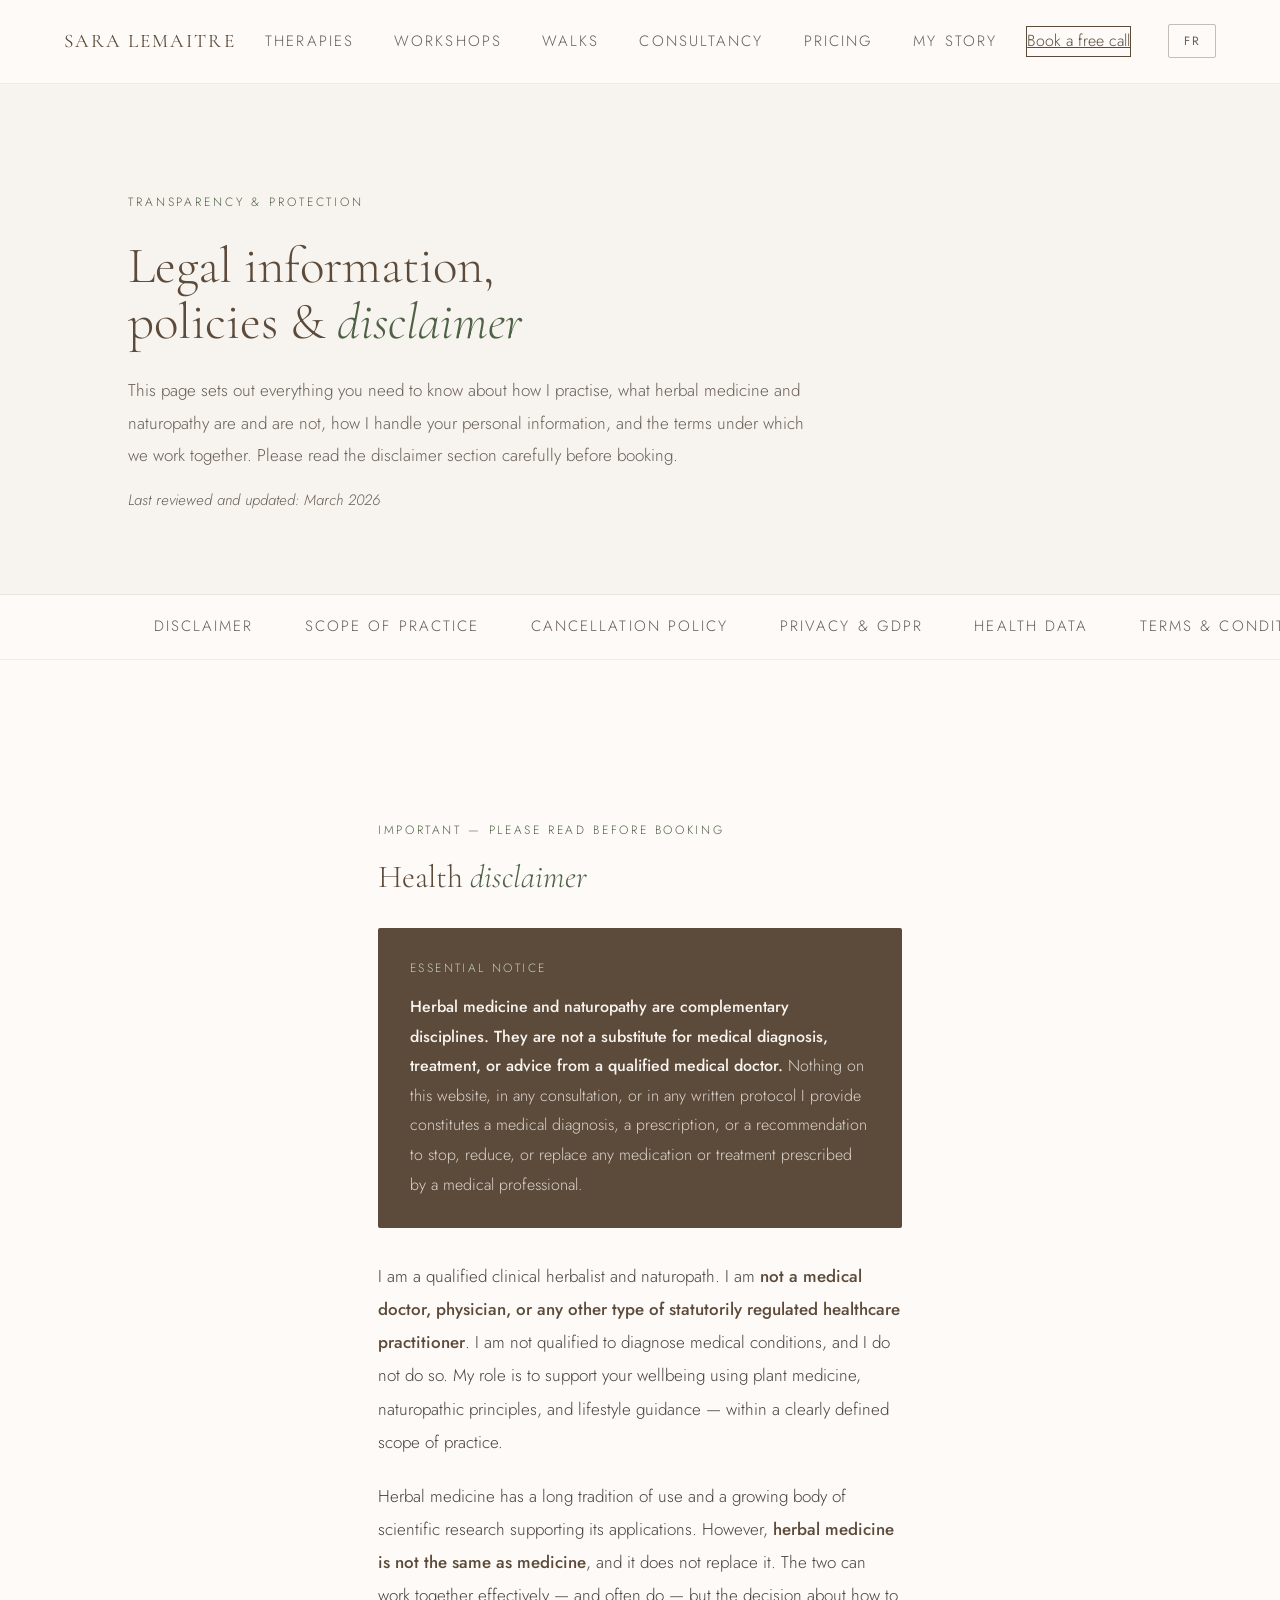
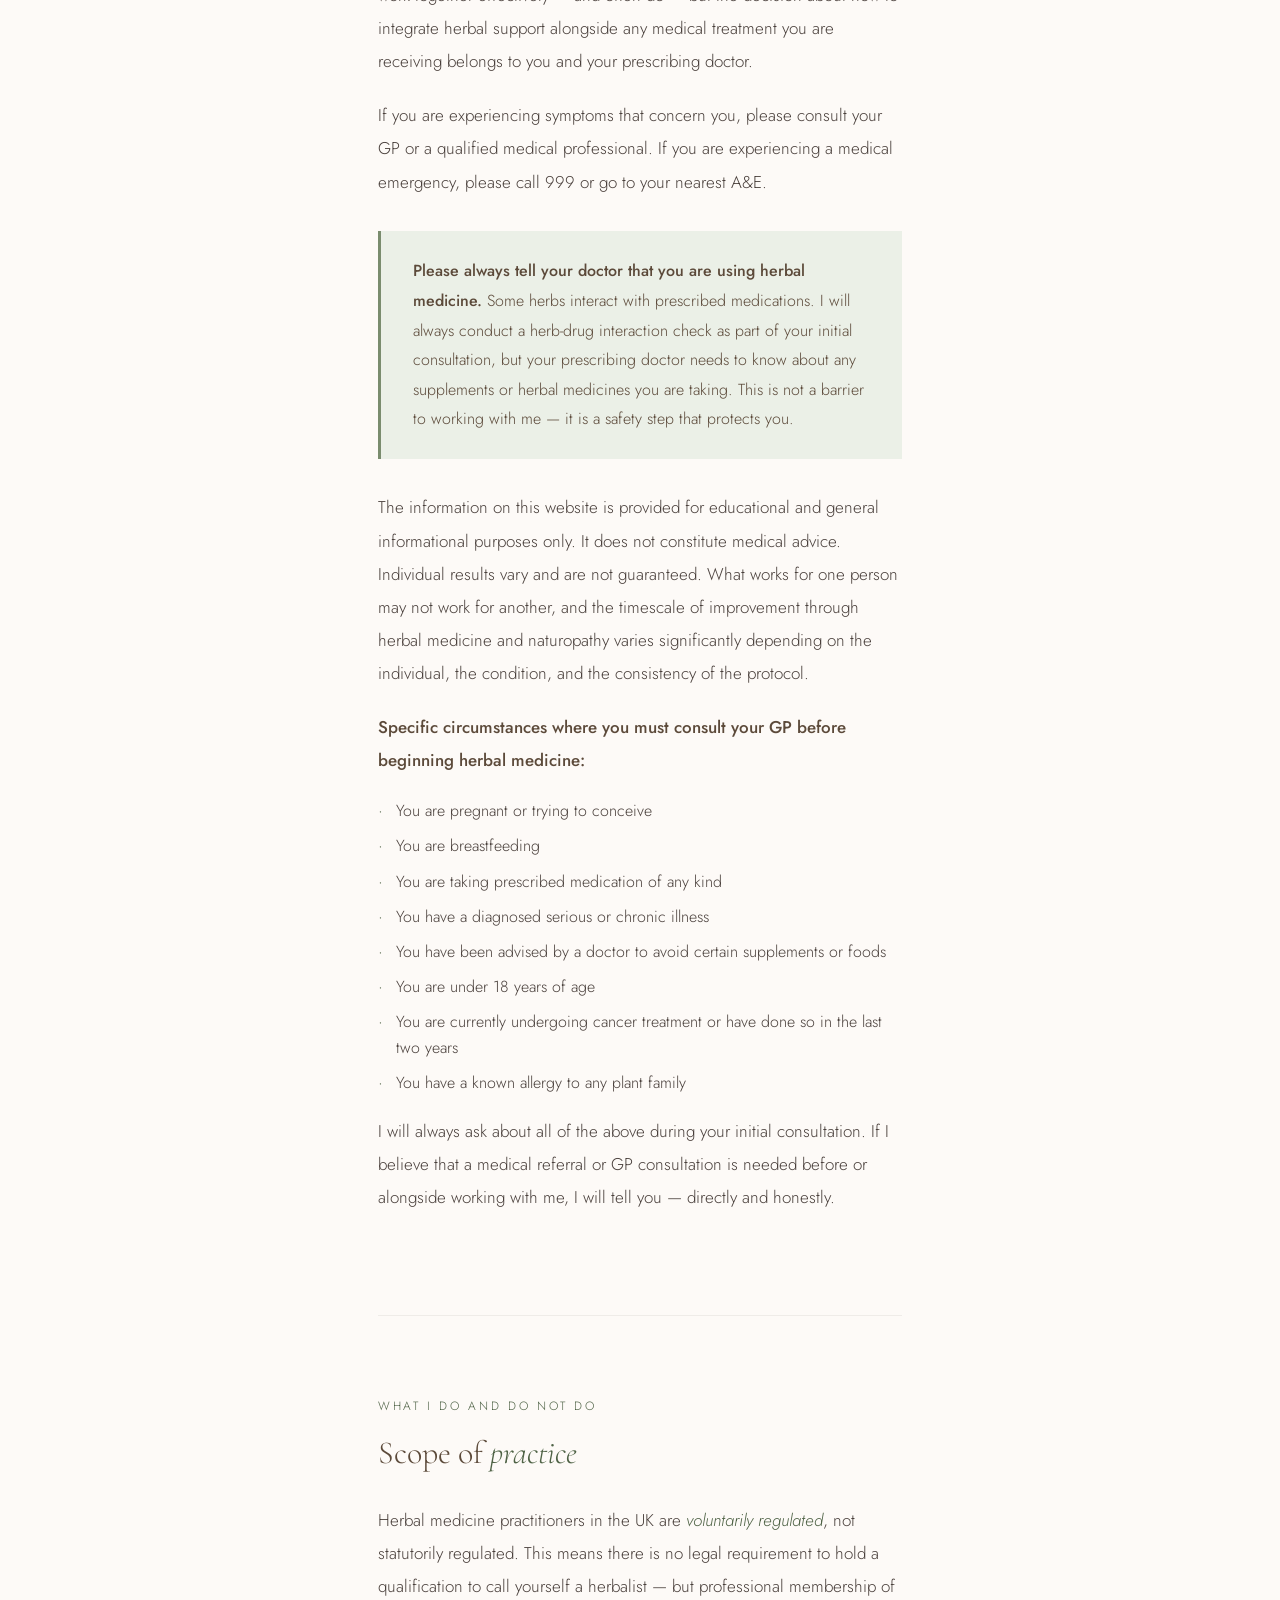
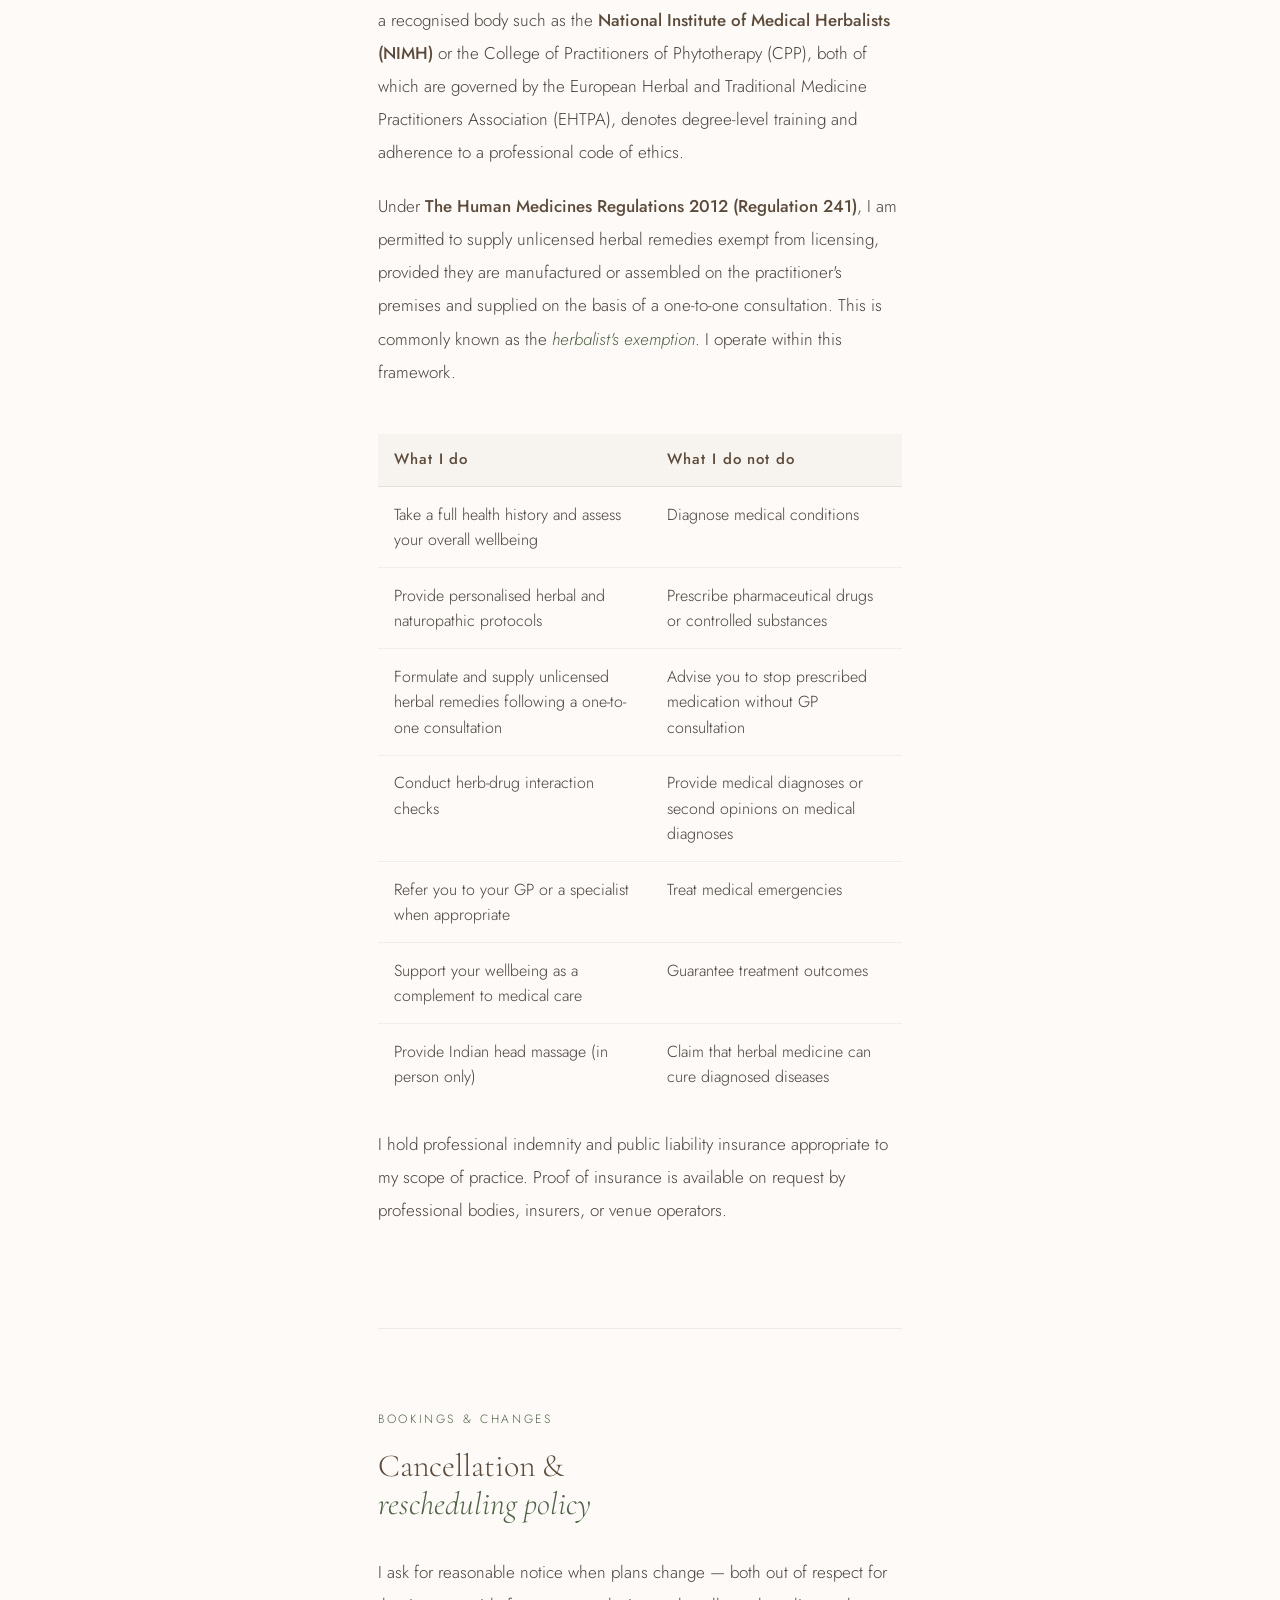
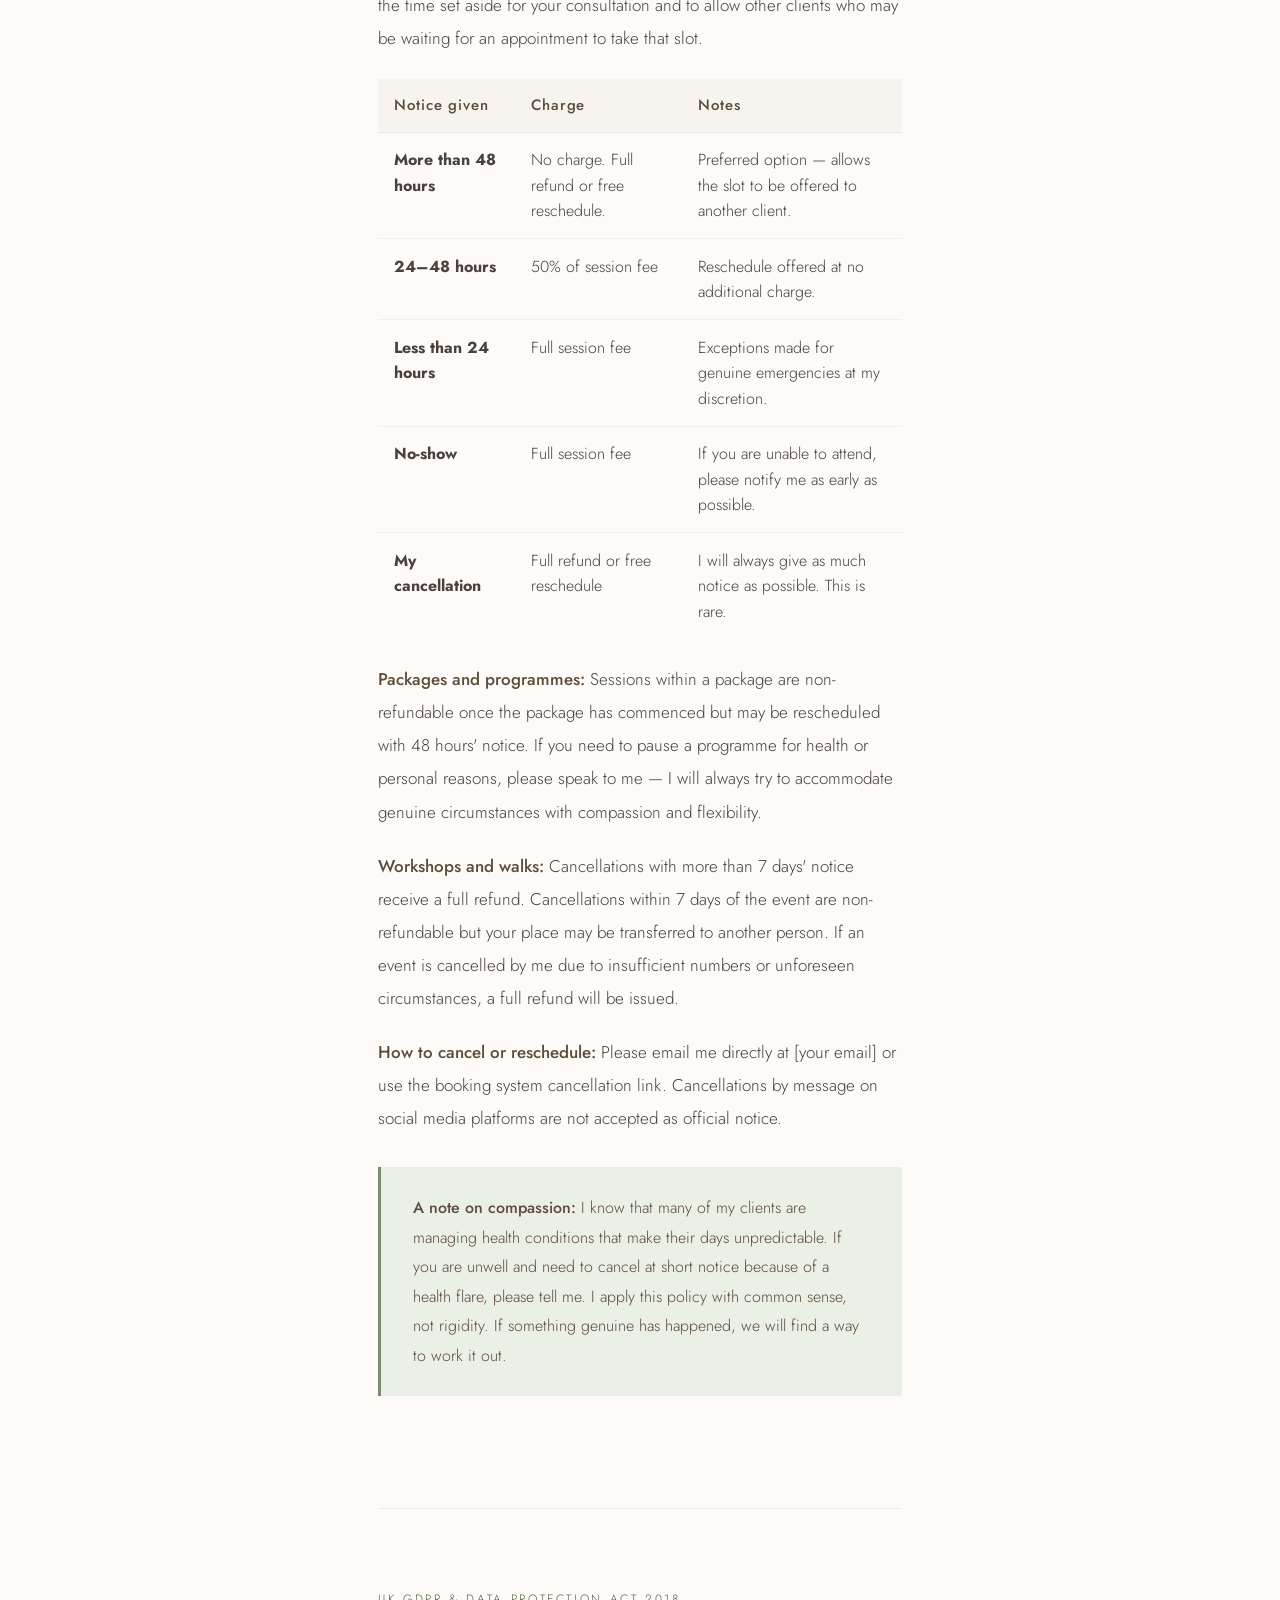
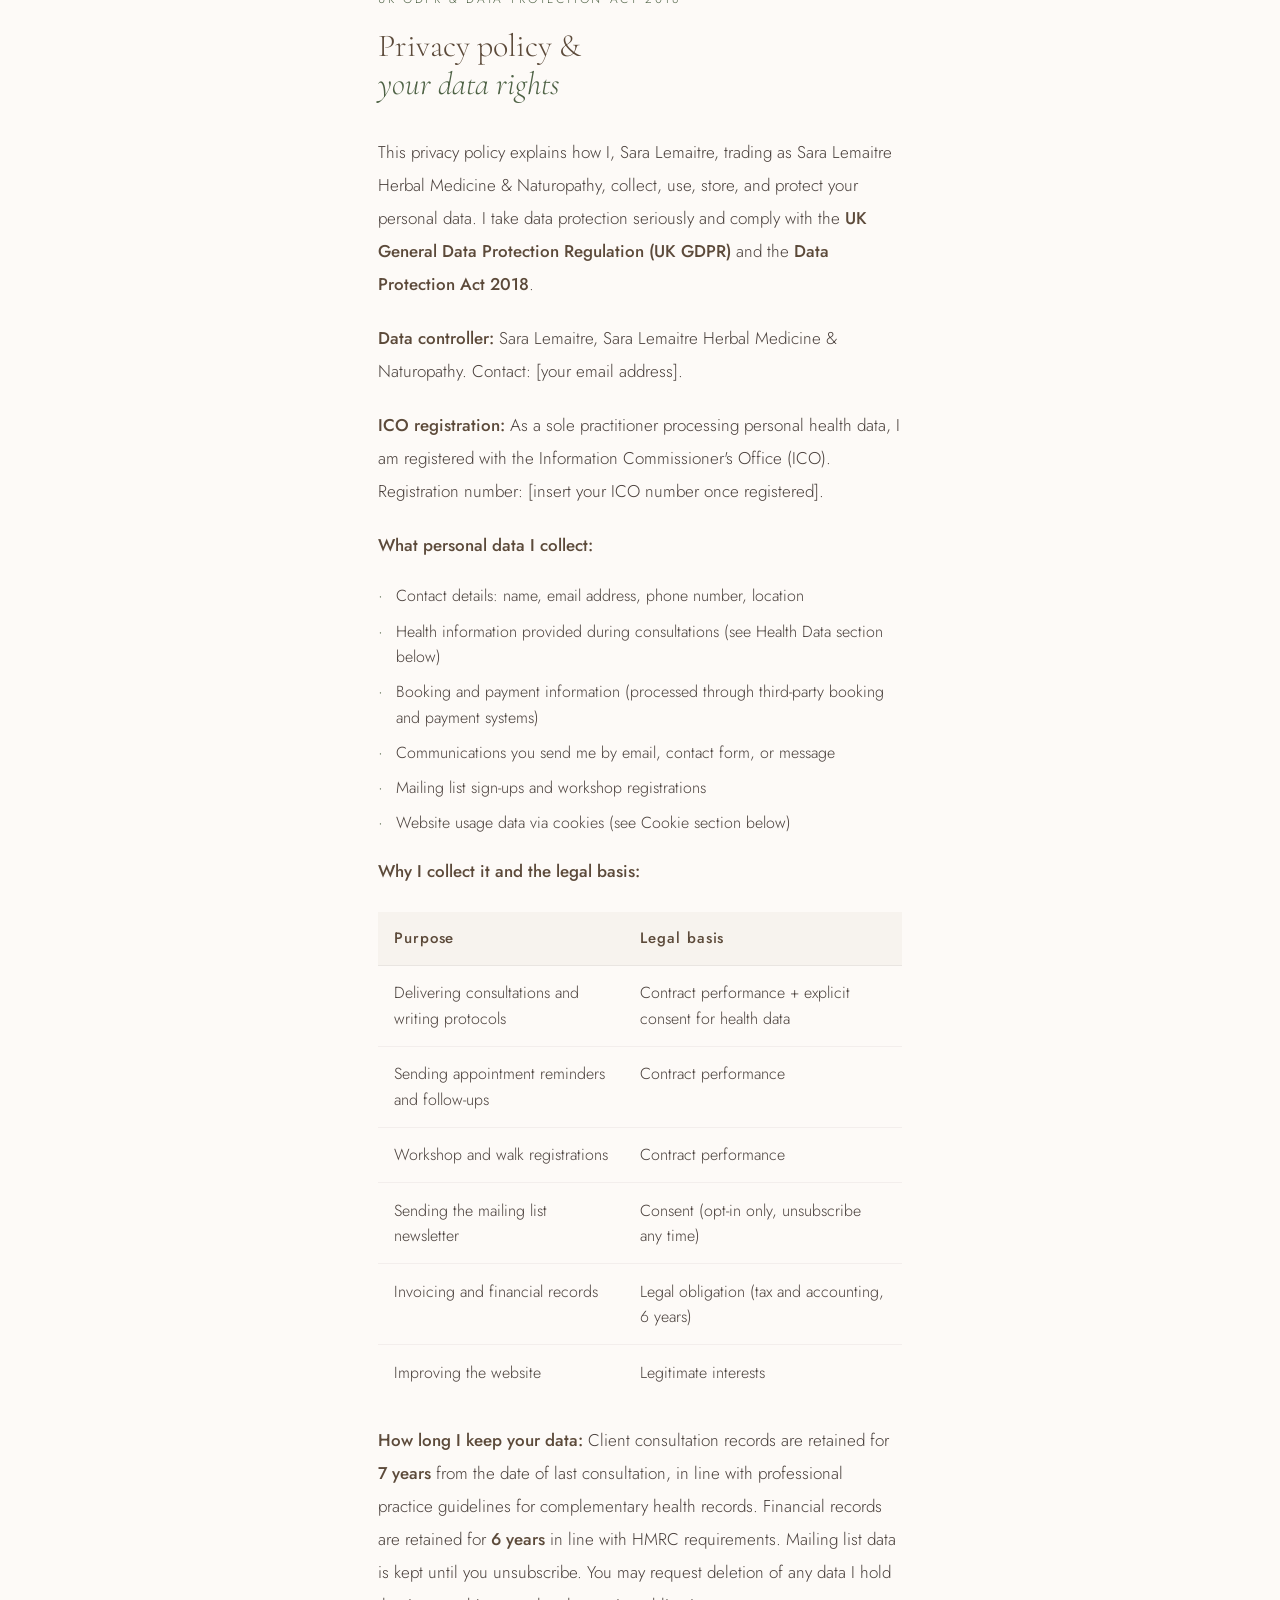
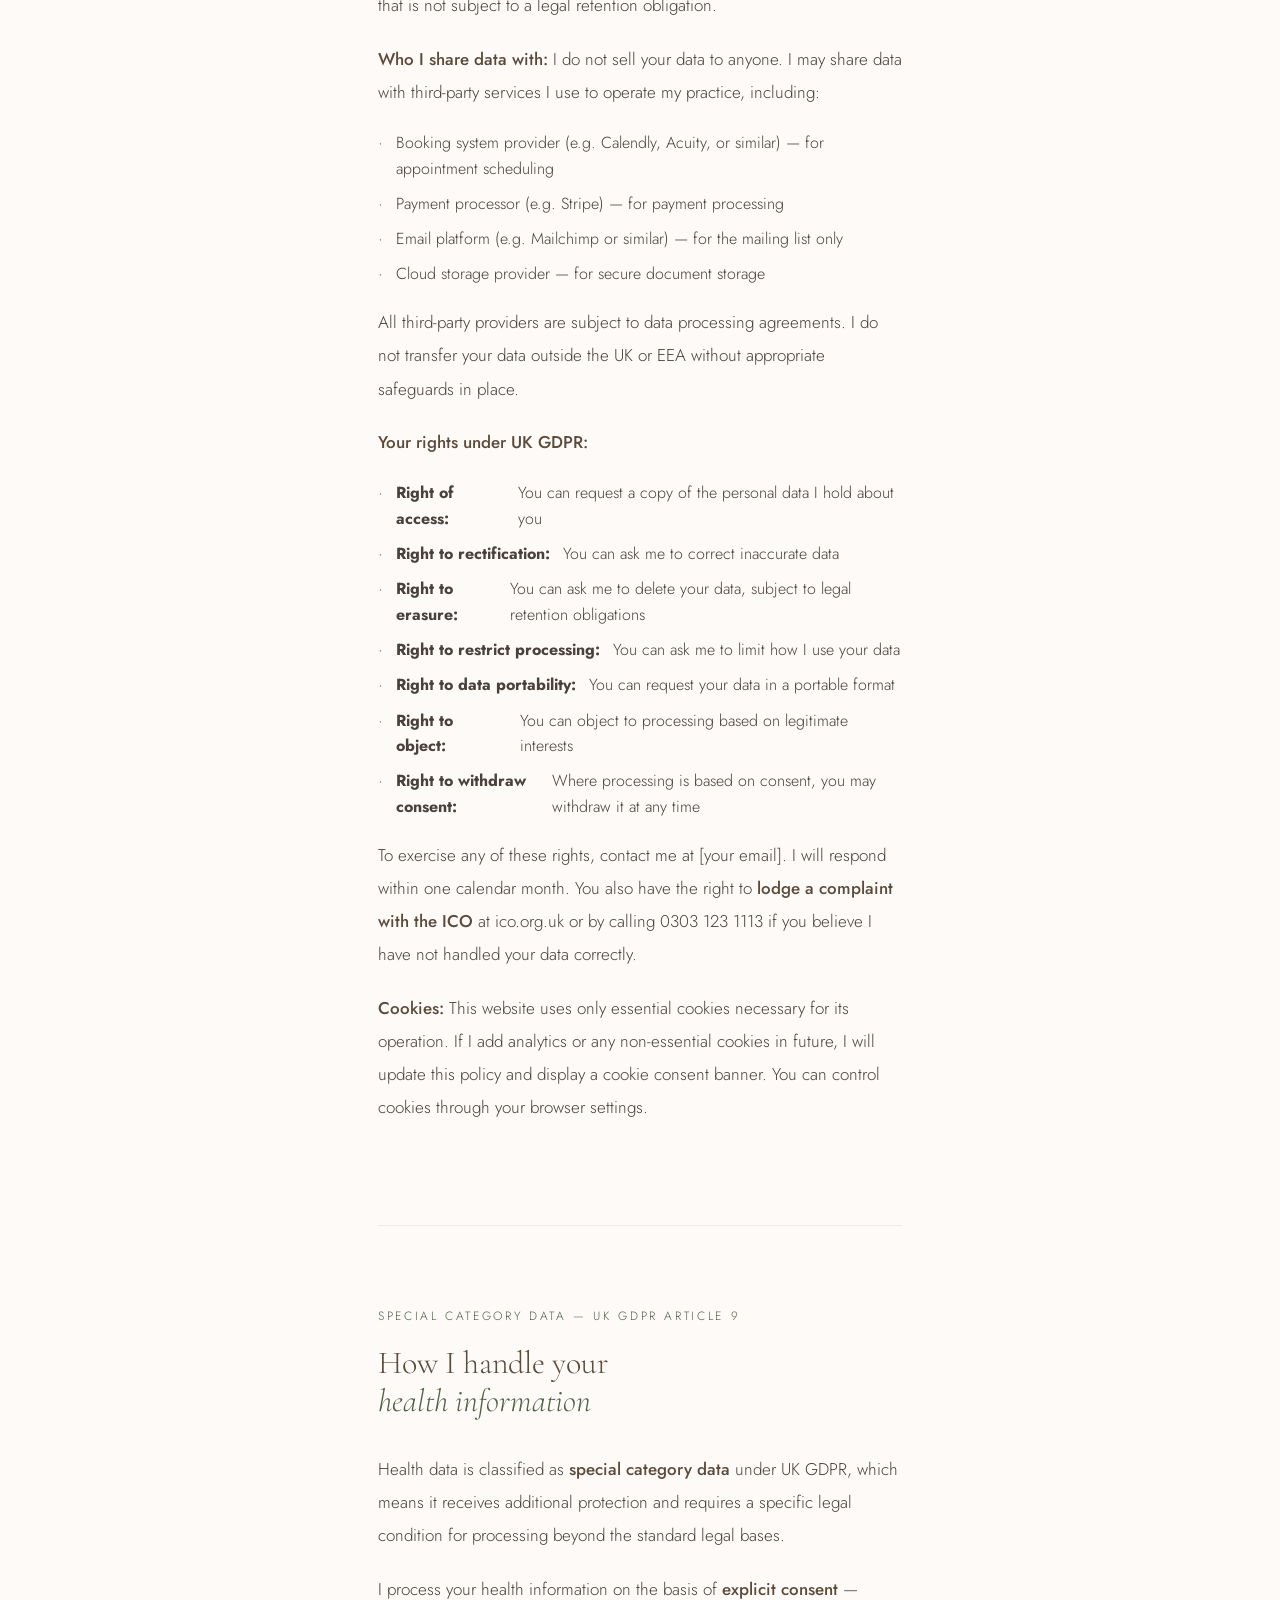
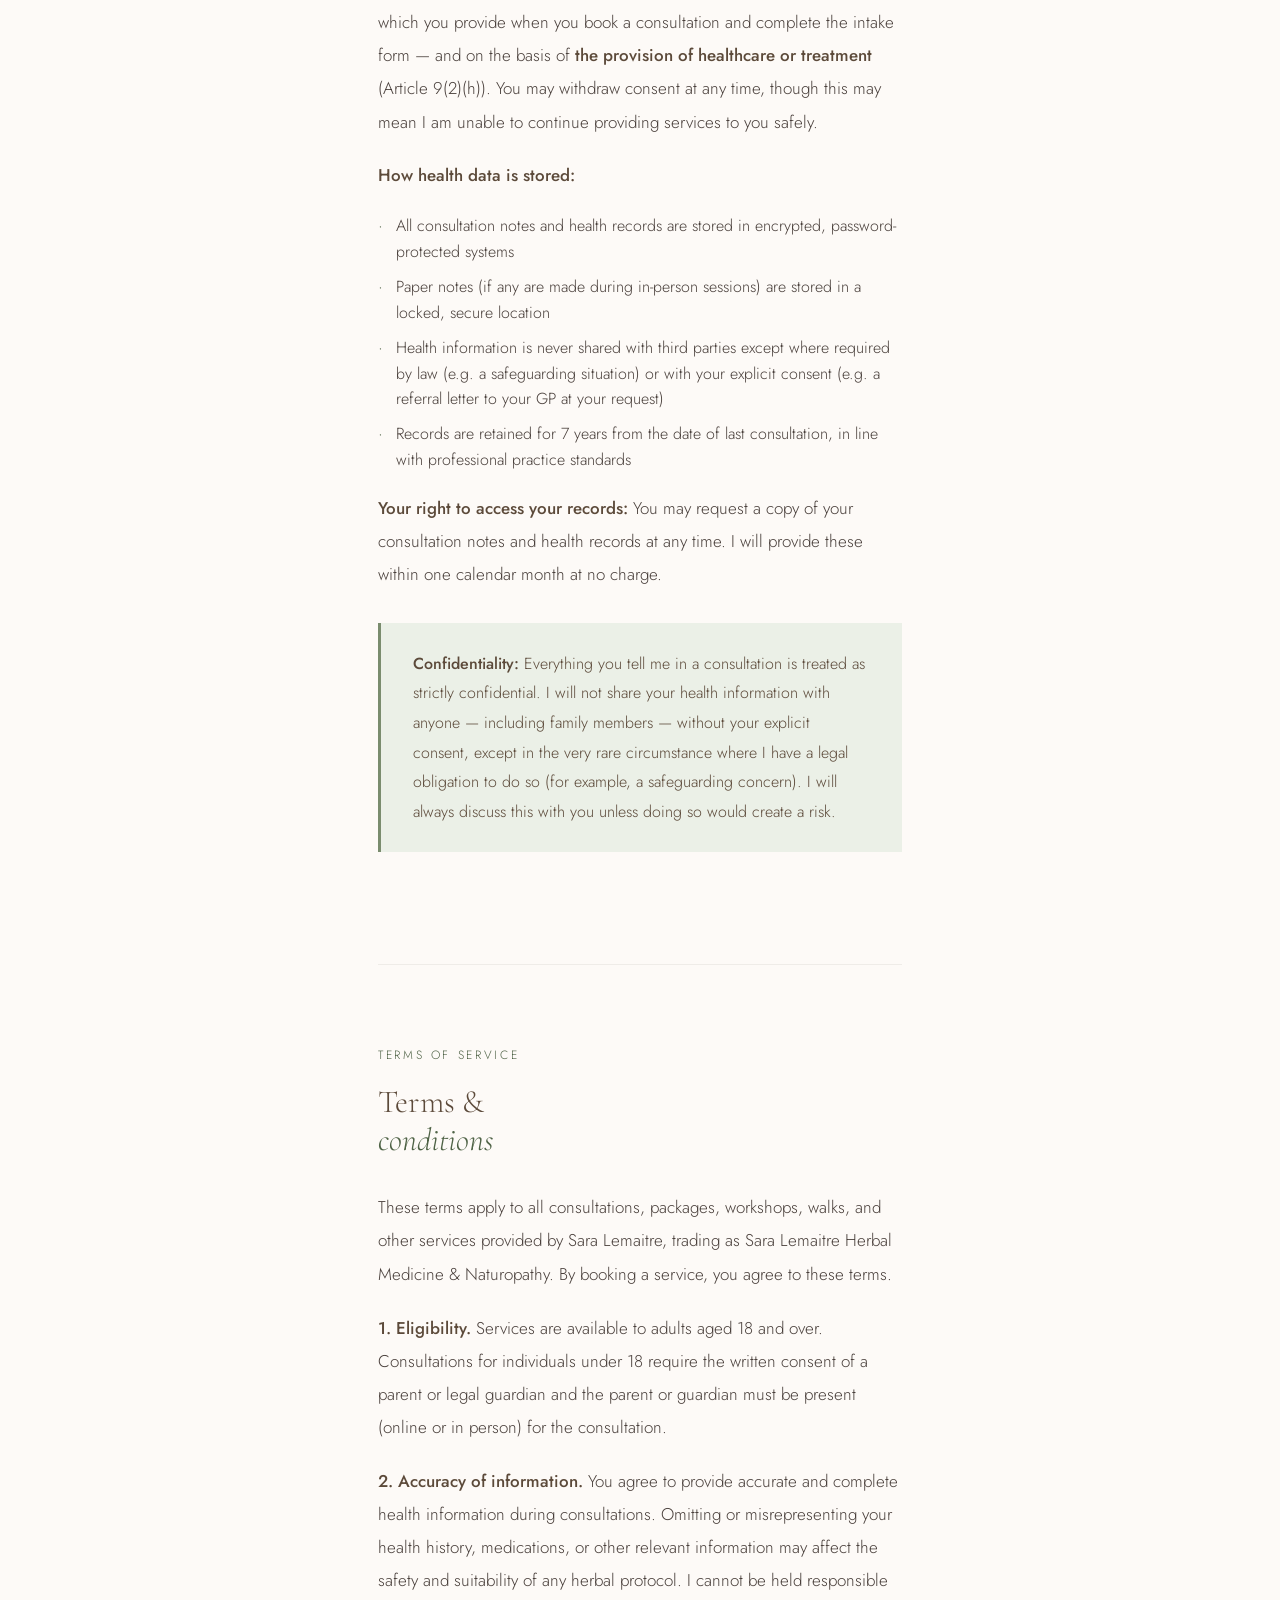
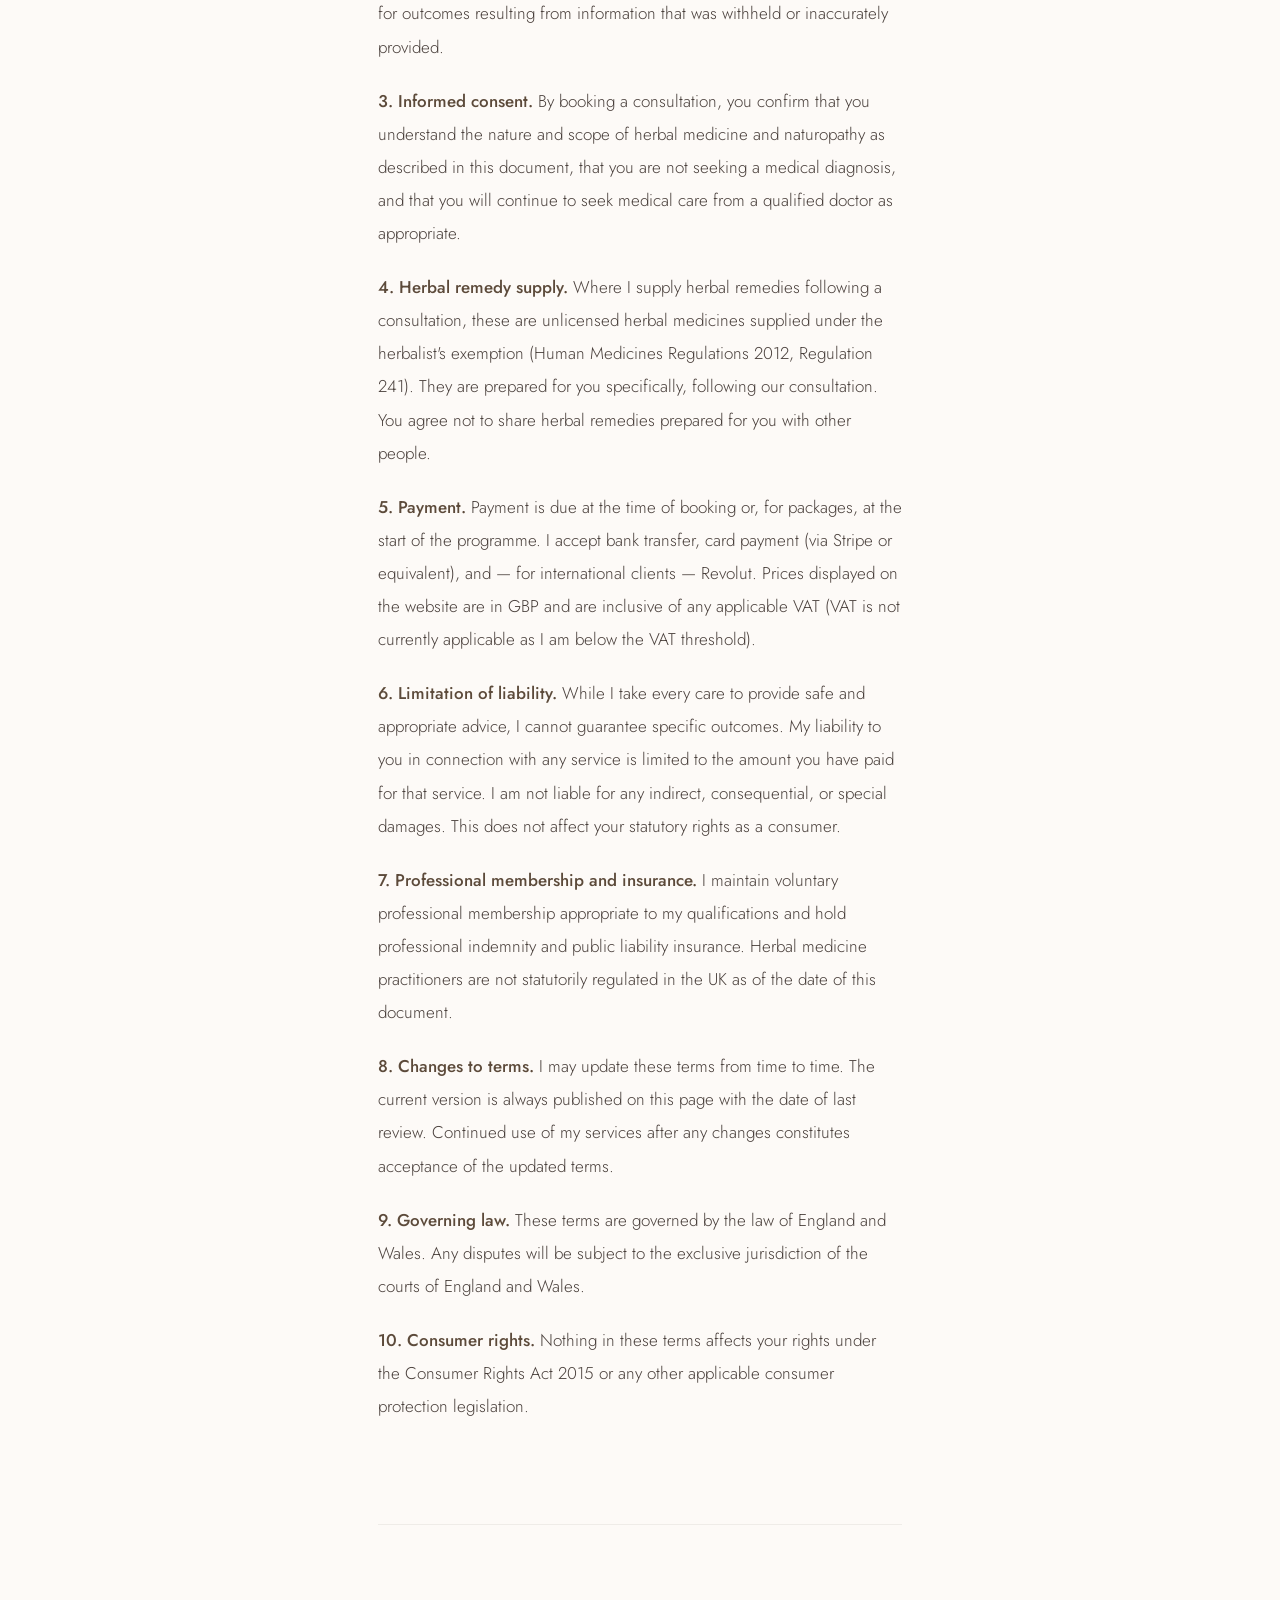
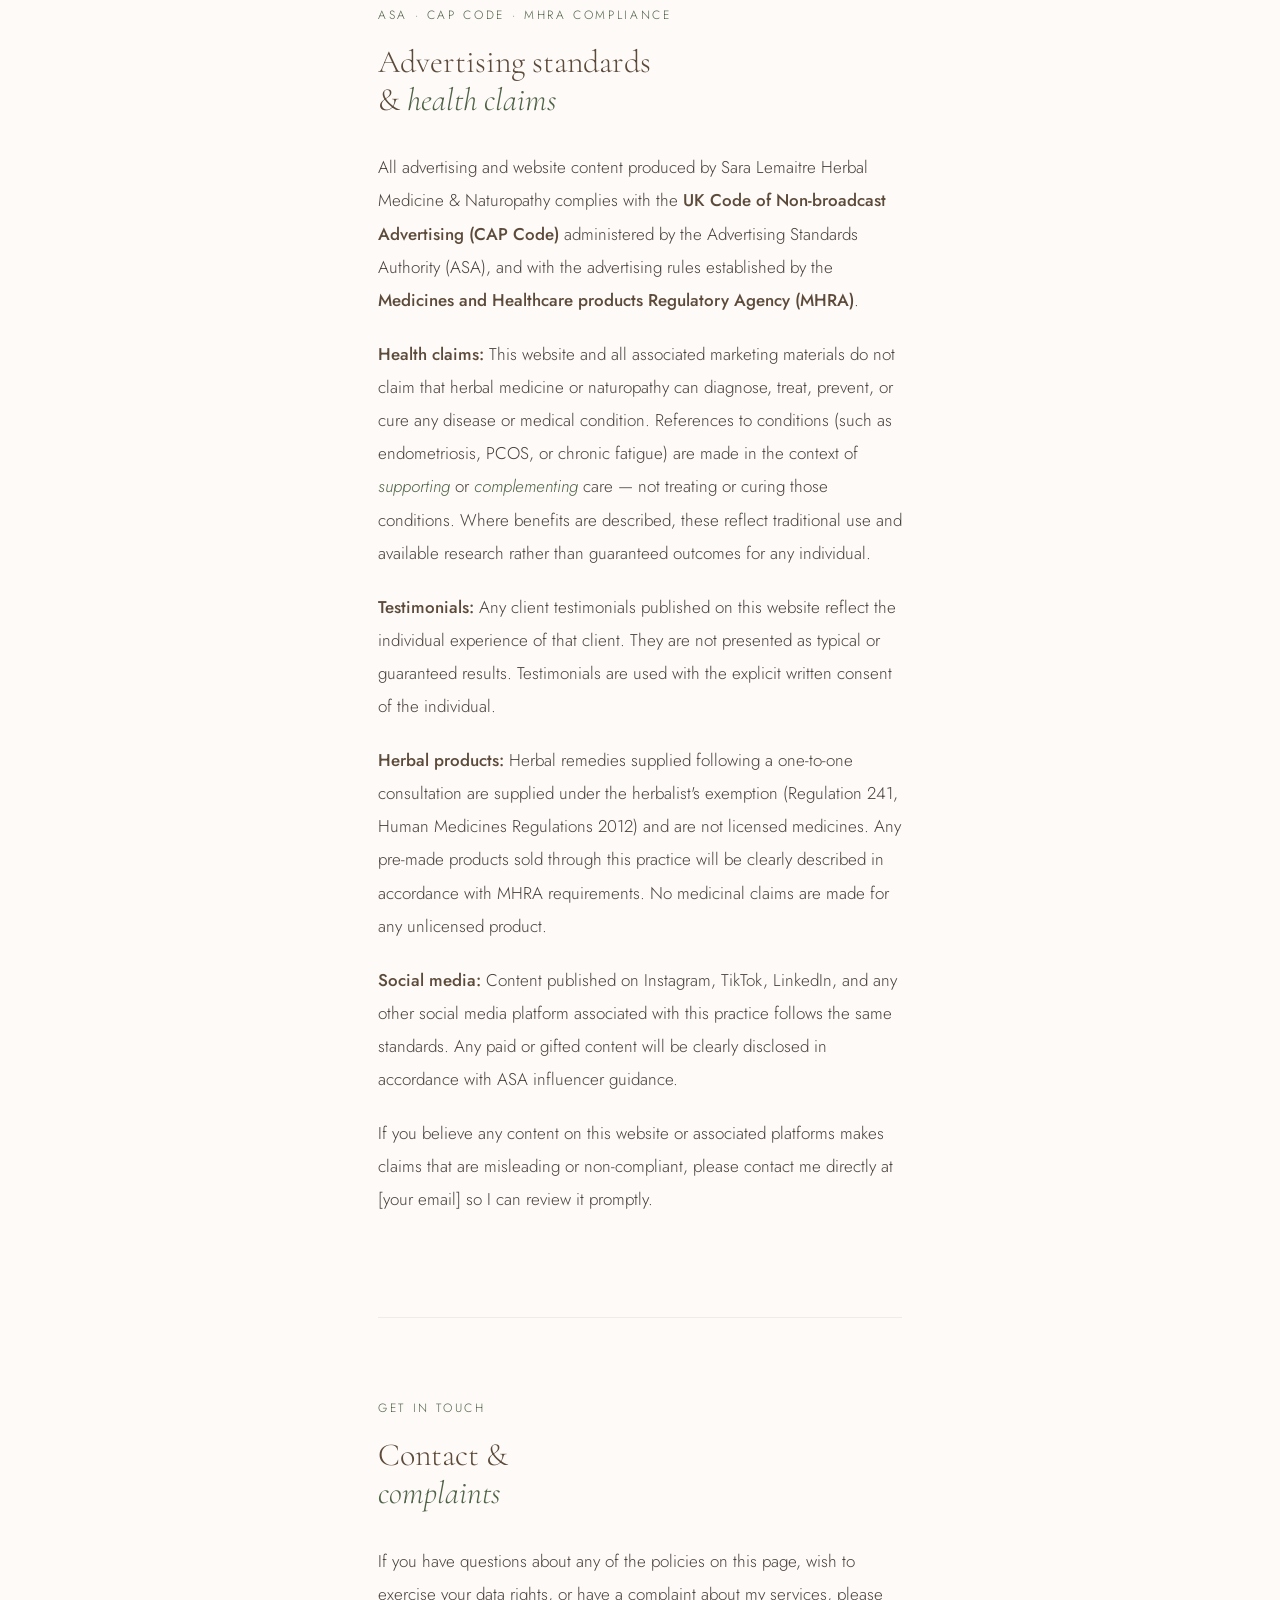
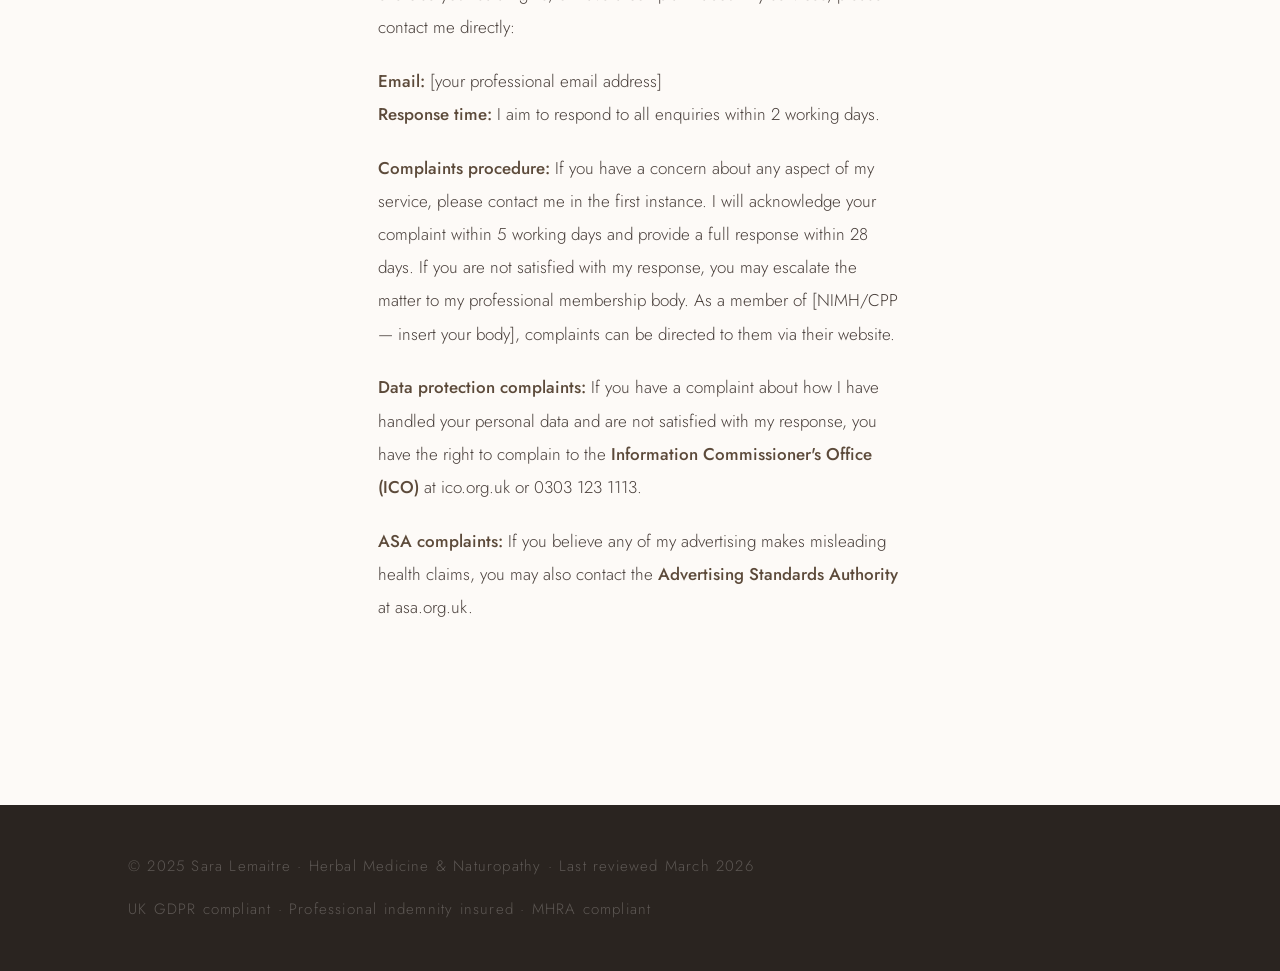
<file: legal.html>
<!DOCTYPE html>
<html lang="en">
<head>
<meta charset="UTF-8">
<meta name="viewport" content="width=device-width, initial-scale=1.0">
<title>Legal, Privacy Policy & Health Disclaimer | Sara Lemaitre</title>
  <!-- SEO & AI visibility -->
  <meta name="description" content="Health disclaimer, scope of practice, cancellation policy, GDPR privacy policy and terms of service for Sara Lemaitre's herbal medicine and naturopathy practice.">
  <meta name="robots" content="index, follow, max-snippet:-1, max-image-preview:large, max-video-preview:-1">
  <meta name="author" content="Sara Lemaitre">
  <meta name="geo.region" content="GB">
  <!-- Open Graph -->
  <meta property="og:type" content="website">
  <meta property="og:title" content="Legal, Privacy Policy & Health Disclaimer | Sara Lemaitre">
  <meta property="og:description" content="Health disclaimer, scope of practice, cancellation policy, GDPR privacy policy and terms of service for Sara Lemaitre's herbal medicine and naturopathy practice.">
  <meta property="og:url" content="https://www.saralemaitre.com/legal.html">
  <meta property="og:site_name" content="Sara Lemaitre Herbal Medicine & Naturopathy">
  <meta property="og:image" content="https://www.saralemaitre.com/images/og-default.jpg">
  <meta property="og:image:width" content="1200">
  <meta property="og:image:height" content="630">
  <meta property="og:locale" content="en_GB">
  <meta property="og:locale:alternate" content="fr_FR">
  <!-- Twitter Card -->
  <meta name="twitter:card" content="summary_large_image">
  <meta name="twitter:title" content="Legal, Privacy Policy & Health Disclaimer | Sara Lemaitre">
  <meta name="twitter:description" content="Health disclaimer, scope of practice, cancellation policy, GDPR privacy policy and terms of service for Sara Lemaitre's herbal medicine and naturopathy practice.">
  <meta name="twitter:image" content="https://www.saralemaitre.com/images/og-default.jpg">
  <!-- Canonical & hreflang -->
  <link rel="canonical" href="https://www.saralemaitre.com/legal.html">
  <link rel="alternate" hreflang="en-gb" href="https://www.saralemaitre.com/legal.html">
  <link rel="alternate" hreflang="fr" href="https://www.saralemaitre.com/legal.html">
  <link rel="alternate" hreflang="x-default" href="https://www.saralemaitre.com/legal.html">
  <!-- Schema.org structured data for AI & search engines -->
  <script type="application/ld+json">
  {
  "@context": "https://schema.org",
  "@graph": [
    {
      "@type": "Person",
      "@id": "https://www.saralemaitre.com/#sara",
      "name": "Sara Lemaitre",
      "givenName": "Sara",
      "familyName": "Lemaitre",
      "jobTitle": "Clinical Herbalist and Naturopath",
      "description": "Clinical herbalist, naturopath, and former elite artistic swimmer specialising in hormonal health, endometriosis, PCOS, chronic fatigue, and athlete performance. Consultations in English and French.",
      "url": "https://www.saralemaitre.com",
      "sameAs": [],
      "knowsLanguage": ["en-GB", "fr-FR"],
      "nationality": {"@type": "Country", "name": "France"},
      "hasCredential": [
        {"@type": "EducationalOccupationalCredential", "credentialCategory": "degree", "name": "BSc Herbal Medicine (EHTPA accredited)"},
        {"@type": "EducationalOccupationalCredential", "credentialCategory": "diploma", "name": "Naturopathy Diploma"},
        {"@type": "EducationalOccupationalCredential", "credentialCategory": "diploma", "name": "Indian Head Massage Diploma"},
        {"@type": "EducationalOccupationalCredential", "credentialCategory": "training", "name": "TCM Dispensary Externship, 6 months"}
      ],
      "alumniOf": {"@type": "Organization", "name": "College of Naturopathic Medicine"}
    },
    {
      "@type": ["MedicalBusiness", "HealthAndBeautyBusiness"],
      "@id": "https://www.saralemaitre.com/#practice",
      "name": "Sara Lemaitre Herbal Medicine & Naturopathy",
      "url": "https://www.saralemaitre.com",
      "founder": {"@id": "https://www.saralemaitre.com/#sara"},
      "description": "Clinical herbal medicine consultations, naturopathy and complementary therapies specialising in hormonal health, endometriosis, PCOS, chronic fatigue and athlete performance.",
      "priceRange": "££",
      "currenciesAccepted": "GBP",
      "areaServed": ["United Kingdom","France","Belgium","Switzerland","Canada","Australia","United States"],
      "availableLanguage": [
        {"@type": "Language", "name": "English", "alternateName": "en"},
        {"@type": "Language", "name": "French", "alternateName": "fr"}
      ],
      "medicalSpecialty": ["Women's Health","Hormonal Health","Naturopathic Medicine","Herbal Medicine"],
      "hasOfferCatalog": {
        "@type": "OfferCatalog",
        "name": "Herbal Medicine & Wellness Services",
        "itemListElement": [
          {"@type": "Offer", "itemOffered": {"@type": "Service", "name": "Initial Herbal Medicine Consultation", "description": "75-80 minute personalised consultation. Full case history, written herbal protocol, naturopathic guidance."}, "price": "140", "priceCurrency": "GBP"},
          {"@type": "Offer", "itemOffered": {"@type": "Service", "name": "Hormonal Reset Programme", "description": "3-session programme for endometriosis, PCOS, perimenopause and chronic fatigue."}, "price": "360", "priceCurrency": "GBP"},
          {"@type": "Offer", "itemOffered": {"@type": "Service", "name": "Indian Head Massage", "description": "60-minute Ayurvedic head massage. Stress, tension, nervous system reset. In person."}, "price": "100", "priceCurrency": "GBP"},
          {"@type": "Offer", "itemOffered": {"@type": "Service", "name": "Free Discovery Call", "description": "Free 15-minute introductory call. No commitment."}, "price": "0", "priceCurrency": "GBP"}
        ]
      }
    }
  ]
}
  </script>
  <link rel="preconnect" href="https://fonts.googleapis.com">
<link rel="preconnect" href="https://fonts.gstatic.com" crossorigin>
<link href="https://fonts.googleapis.com/css2?family=Cormorant+Garamond:ital,wght@0,300;0,400;0,500;1,300;1,400&family=Jost:wght@300;400;500&display=swap" rel="stylesheet">
<style>
  :root {
    --cream: #F7F3EE; --warm-white: #FDFAF7;
    --sage: #7A8C6E;
    --sage-text: #4E6245; --sage-light: #C4D0BA; --sage-pale: #EBF0E7;
    --bark: #5C4A3A; --bark-light: #8C7060; --bark-pale: #EDE5DC;
    --charcoal: #2A2420; --muted: #6A5E58;
  }
  *, *::before, *::after { box-sizing: border-box; margin: 0; padding: 0; }
  html { scroll-behavior: smooth; }
  body { background: var(--warm-white); color: var(--charcoal); font-family: 'Jost', sans-serif; font-weight: 300; line-height: 1.8; overflow-x: hidden; }

  nav { position: fixed; top: 0; left: 0; right: 0; z-index: 100; padding: 1.5rem 4rem; display: flex; justify-content: space-between; align-items: center; background: rgba(253,250,247,0.93); backdrop-filter: blur(10px); border-bottom: 1px solid rgba(122,108,100,0.1); }
  .nav-logo { font-family: 'Cormorant Garamond', serif; font-size: 1.2rem; font-weight: 400; letter-spacing: .12em; text-transform: uppercase; color: var(--bark); text-decoration: none; }
  .nav-links { display: flex; gap: 2.5rem; list-style: none; }
  .nav-links a { font-size: .9375rem; letter-spacing: .14em; text-transform: uppercase; color: var(--muted); text-decoration: none; transition: color .2s; }
  .nav-links a:hover { color: var(--bark); }

  /* PAGE HEADER */
  .page-header { padding: 12rem 8rem 5rem; background: var(--cream); border-bottom: 1px solid rgba(122,108,100,0.12); }
  .header-eyebrow { font-size: .75rem; letter-spacing: .24em; text-transform: uppercase; color: var(--sage-text); margin-bottom: 1.5rem; }
  .header-title { font-family: 'Cormorant Garamond', serif; font-size: clamp(2.5rem, 4vw, 3.8rem); font-weight: 300; color: var(--bark); line-height: 1.1; margin-bottom: 1.5rem; }
  .header-title em { font-style: italic; color: var(--sage-text); }
  .header-desc { font-size: 1.0625rem; color: var(--muted); line-height: 1.9; max-width: 680px; }

  /* NAV TABS */
  .section-tabs { position: sticky; top: 73px; z-index: 50; background: rgba(253,250,247,0.95); backdrop-filter: blur(8px); border-bottom: 1px solid rgba(122,108,100,0.1); padding: 0 8rem; display: flex; gap: 0; overflow-x: auto; scrollbar-width: none; }
  .section-tabs::-webkit-scrollbar { display: none; }
  .tab-link { padding: 1.1rem 1.6rem; font-size: .9375rem; letter-spacing: .14em; text-transform: uppercase; color: var(--muted); text-decoration: none; border-bottom: 2px solid transparent; white-space: nowrap; transition: all .2s; }
  .tab-link:hover { color: var(--bark); }
  .tab-link.active { color: var(--bark); border-bottom-color: var(--sage-text); }

  /* CONTENT LAYOUT */
  .content-wrap { max-width: 780px; margin: 0 auto; padding: 5rem 8rem; }
  @media (max-width: 900px) { .content-wrap { padding: 4rem 2.5rem; } }

  /* SECTION */
  .policy-section { padding: 5rem 0; border-bottom: 1px solid rgba(122,108,100,0.1); }
  .policy-section:last-child { border-bottom: none; }
  .section-eyebrow { font-size: .75rem; letter-spacing: .22em; text-transform: uppercase; color: var(--sage-text); margin-bottom: 1rem; }
  .section-title { font-family: 'Cormorant Garamond', serif; font-size: clamp(1.8rem, 2.5vw, 2.4rem); font-weight: 300; color: var(--bark); line-height: 1.2; margin-bottom: 2rem; }
  .section-title em { font-style: italic; color: var(--sage-text); }
  .policy-p { font-size: 1.0625rem; color: #4A403C; line-height: 1.95; margin-bottom: 1.3rem; }
  .policy-p strong { font-weight: 500; color: var(--bark); }
  .policy-p em { font-style: italic; color: var(--sage-text); }

  /* IMPORTANT BOX */
  .important-box { margin: 2rem 0; padding: 1.8rem 2rem; background: var(--bark); border-radius: 2px; }
  .important-box p { font-size: 1rem; color: rgba(247,243,238,.82); line-height: 1.85; }
  .important-box strong { color: var(--cream); font-weight: 500; }
  .important-box .box-title { font-size: .75rem; letter-spacing: .2em; text-transform: uppercase; color: var(--sage-light); margin-bottom: .8rem; }

  /* WARNING BOX */
  .warning-box { margin: 2rem 0; padding: 1.6rem 2rem; background: var(--sage-pale); border-left: 3px solid var(--sage); }
  .warning-box p { font-size: 1rem; color: var(--bark); line-height: 1.85; }
  .warning-box strong { font-weight: 500; }

  /* POLICY LIST */
  .policy-list { list-style: none; display: flex; flex-direction: column; gap: .6rem; margin: 1.2rem 0; }
  .policy-list li { font-size: 1rem; color: #4A403C; display: flex; align-items: flex-start; gap: .8rem; line-height: 1.6; }
  .policy-list li::before { content: '·'; color: var(--sage-text); flex-shrink: 0; font-size: 1.1rem; line-height: 1.4; }

  /* TABLE */
  .policy-table { width: 100%; border-collapse: collapse; margin: 1.5rem 0; font-size: 1rem; }
  .policy-table th { text-align: left; padding: .8rem 1rem; background: var(--cream); border-bottom: 1px solid rgba(122,108,100,0.15); font-weight: 500; color: var(--bark); font-size: .9375rem; letter-spacing: .06em; }
  .policy-table td { padding: .9rem 1rem; border-bottom: 1px solid rgba(122,108,100,0.08); color: #4A403C; vertical-align: top; line-height: 1.6; }
  .policy-table tr:last-child td { border-bottom: none; }
  .policy-table tr:hover td { background: var(--cream); }

  /* UPDATED DATE */
  .last-updated { font-size: .9375rem; color: var(--muted); margin-top: 1rem; font-style: italic; }

  footer { background: var(--charcoal); padding: 3rem 8rem; display: flex; justify-content: space-between; align-items: center; flex-wrap: wrap; gap: 1rem; }
  footer p { font-size: .9375rem; letter-spacing: .08em; color: rgba(247,243,238,.25); }

  @media (max-width: 900px) {
    nav { padding: 1.2rem 2rem; }
    .page-header { padding: 9rem 2.5rem 4rem; }
    .section-tabs { padding: 0 2rem; }
    footer { padding: 2rem 2.5rem; flex-direction: column; text-align: center; }
  }

  /* ── WCAG 2.2 AA: Visible focus indicators ── */
  :focus-visible {
    outline: 3px solid #5C4A3A;
    outline-offset: 3px;
    border-radius: 2px;
  }
  a:focus-visible, button:focus-visible, input:focus-visible,
  select:focus-visible, textarea:focus-visible {
    outline: 3px solid #5C4A3A;
    outline-offset: 3px;
  }

  /* Screen-reader only utility */
  .sr-only {
    position: absolute; width: 1px; height: 1px;
    padding: 0; margin: -1px; overflow: hidden;
    clip: rect(0,0,0,0); white-space: nowrap; border: 0;
  }

  /* ── Skip navigation link ── */
  .skip-nav {
    position: absolute; top: -100px; left: 1rem; z-index: 9999;
    background: #5C4A3A; color: #F7F3EE;
    padding: .75rem 1.5rem; font-size: 1.0625rem;
    text-decoration: none; border-radius: 0 0 4px 4px;
    transition: top .2s;
  }
  .skip-nav:focus { top: 0; }


  /* ── Mobile hamburger menu ── */
  .hamburger {
    display: none; flex-direction: column; gap: 5px;
    background: none; border: none; cursor: pointer;
    padding: .5rem; margin-left: .5rem;
  }
  .hamburger span {
    display: block; width: 22px; height: 2px;
    background: var(--bark); border-radius: 2px;
    transition: all .25s;
  }
  .hamburger[aria-expanded="true"] span:nth-child(1) { transform: translateY(7px) rotate(45deg); }
  .hamburger[aria-expanded="true"] span:nth-child(2) { opacity: 0; }
  .hamburger[aria-expanded="true"] span:nth-child(3) { transform: translateY(-7px) rotate(-45deg); }
  
  @media (max-width: 1024px) {
    .hamburger { display: flex; }
    .nav-links {
      display: none; position: fixed; top: 73px; left: 0; right: 0;
      background: rgba(253,250,247,0.98); backdrop-filter: blur(12px);
      flex-direction: column; gap: 0; padding: 1rem 0;
      border-bottom: 1px solid rgba(122,108,100,0.12);
      z-index: 99;
    }
    .nav-links.open { display: flex; }
    .nav-links li a {
      display: block; padding: .9rem 2rem;
      font-size: 1.0625rem; letter-spacing: .08em;
      border-bottom: 1px solid rgba(122,108,100,0.06);
    }
    .nav-book { display: none; }
  }



  .lang-toggle {
    font-size: .75rem; letter-spacing: .16em; text-transform: uppercase;
    padding: .45rem .9rem; border: 1px solid rgba(247,243,238,.5);
    background: none; color: rgba(247,243,238,.85); cursor: pointer;
    font-family: 'Jost', sans-serif; border-radius: 2px;
    transition: all .3s; margin-left: .5rem;
  }
  nav.scrolled .lang-toggle { border-color: rgba(92,74,58,.35); color: var(--muted); }
  .lang-toggle:hover, nav.scrolled .lang-toggle:hover { border-color: var(--bark); color: var(--bark); }


  /* Pages with light-coloured heroes — nav starts dark */
  body[data-nav="light"] nav {
    background: rgba(253,250,247,0.85);
    backdrop-filter: blur(8px);
  }
  body[data-nav="light"] .nav-logo { color: var(--bark); }
  body[data-nav="light"] .nav-links a { color: var(--muted); }
  body[data-nav="light"] .nav-links a:hover { color: var(--bark); }
  body[data-nav="light"] .nav-book { border-color: var(--bark); color: var(--bark); }
  body[data-nav="light"] .lang-toggle { border-color: rgba(92,74,58,.35); color: var(--muted); }

</style>
</head>
<body data-nav="light">
<a href="#main-content" class="skip-nav">Skip to main content</a>

<nav role="navigation" aria-label="Main navigation">
  <a href="index.html" class="nav-logo">Sara Lemaitre</a>
  <ul class="nav-links" id="nav-links">
    <li><a href="therapies.html" data-i18n="nav.therapies">Therapies</a></li>
    <li><a href="workshops.html" data-i18n="nav.workshops">Workshops</a></li>
    <li><a href="walks.html" data-i18n="nav.walks">Walks</a></li>
    <li><a href="consultancy.html" data-i18n="nav.consultancy">Consultancy</a></li>
    <li><a href="pricing.html" data-i18n="nav.pricing">Pricing</a></li>
    <li><a href="story.html" data-i18n="nav.story">My story</a></li>
  </ul>
  <a href="https://calendly.com/sara-lemaitre-herbalist" target="_blank" rel="noopener" class="nav-book" data-i18n="nav.book">Book a free call</a>
  <button class="lang-toggle" data-current-lang="en" aria-label="Switch to French" onclick="SL_toggleLang(this)">FR</button>
  <button class="hamburger" aria-label="Open navigation menu" aria-expanded="false" aria-controls="nav-links" onclick="toggleNav(this)">
    <span></span><span></span><span></span>
  </button>
</nav>

<header id="main-content" role="main" class="page-header">
  <p class="header-eyebrow">Transparency & protection</p>
  <h1 class="header-title">Legal information,<br>policies & <em>disclaimer</em></h1>
  <p class="header-desc">This page sets out everything you need to know about how I practise, what herbal medicine and naturopathy are and are not, how I handle your personal information, and the terms under which we work together. Please read the disclaimer section carefully before booking.</p>
  <p class="last-updated">Last reviewed and updated: March 2026</p>
</header>

<div class="section-tabs">
  <a href="#disclaimer" class="tab-link active">Disclaimer</a>
  <a href="#scope" class="tab-link" data-i18n="legal.scope.title">Scope of practice</a>
  <a href="#cancellation" class="tab-link" data-i18n="legal.cancel.title">Cancellation policy</a>
  <a href="#privacy" class="tab-link">Privacy & GDPR</a>
  <a href="#data" class="tab-link">Health data</a>
  <a href="#terms" class="tab-link">Terms & conditions</a>
  <a href="#advertising" class="tab-link">Advertising & claims</a>
  <a href="#contact" class="tab-link">Contact</a>
</div>

<div class="content-wrap">

  <!-- DISCLAIMER -->
  <section class="policy-section" id="disclaimer">
    <p class="section-eyebrow">Important — please read before booking</p>
    <h2 class="section-title">Health <em>disclaimer</em></h2>

    <div class="important-box">
      <p class="box-title">Essential notice</p>
      <p><strong>Herbal medicine and naturopathy are complementary disciplines. They are not a substitute for medical diagnosis, treatment, or advice from a qualified medical doctor.</strong> Nothing on this website, in any consultation, or in any written protocol I provide constitutes a medical diagnosis, a prescription, or a recommendation to stop, reduce, or replace any medication or treatment prescribed by a medical professional.</p>
    </div>

    <p class="policy-p">I am a qualified clinical herbalist and naturopath. I am <strong>not a medical doctor, physician, or any other type of statutorily regulated healthcare practitioner</strong>. I am not qualified to diagnose medical conditions, and I do not do so. My role is to support your wellbeing using plant medicine, naturopathic principles, and lifestyle guidance — within a clearly defined scope of practice.</p>

    <p class="policy-p">Herbal medicine has a long tradition of use and a growing body of scientific research supporting its applications. However, <strong>herbal medicine is not the same as medicine</strong>, and it does not replace it. The two can work together effectively — and often do — but the decision about how to integrate herbal support alongside any medical treatment you are receiving belongs to you and your prescribing doctor.</p>

    <p class="policy-p">If you are experiencing symptoms that concern you, please consult your GP or a qualified medical professional. If you are experiencing a medical emergency, please call 999 or go to your nearest A&E.</p>

    <div class="warning-box">
      <p><strong>Please always tell your doctor that you are using herbal medicine.</strong> Some herbs interact with prescribed medications. I will always conduct a herb-drug interaction check as part of your initial consultation, but your prescribing doctor needs to know about any supplements or herbal medicines you are taking. This is not a barrier to working with me — it is a safety step that protects you.</p>
    </div>

    <p class="policy-p">The information on this website is provided for educational and general informational purposes only. It does not constitute medical advice. Individual results vary and are not guaranteed. What works for one person may not work for another, and the timescale of improvement through herbal medicine and naturopathy varies significantly depending on the individual, the condition, and the consistency of the protocol.</p>

    <p class="policy-p"><strong>Specific circumstances where you must consult your GP before beginning herbal medicine:</strong></p>
    <ul class="policy-list">
      <li>You are pregnant or trying to conceive</li>
      <li>You are breastfeeding</li>
      <li>You are taking prescribed medication of any kind</li>
      <li>You have a diagnosed serious or chronic illness</li>
      <li>You have been advised by a doctor to avoid certain supplements or foods</li>
      <li>You are under 18 years of age</li>
      <li>You are currently undergoing cancer treatment or have done so in the last two years</li>
      <li>You have a known allergy to any plant family</li>
    </ul>

    <p class="policy-p">I will always ask about all of the above during your initial consultation. If I believe that a medical referral or GP consultation is needed before or alongside working with me, I will tell you — directly and honestly.</p>
  </section>

  <!-- SCOPE OF PRACTICE -->
  <section class="policy-section" id="scope">
    <p class="section-eyebrow">What I do and do not do</p>
    <h2 class="section-title">Scope of <em>practice</em></h2>

    <p class="policy-p">Herbal medicine practitioners in the UK are <em>voluntarily regulated</em>, not statutorily regulated. This means there is no legal requirement to hold a qualification to call yourself a herbalist — but professional membership of a recognised body such as the <strong>National Institute of Medical Herbalists (NIMH)</strong> or the College of Practitioners of Phytotherapy (CPP), both of which are governed by the European Herbal and Traditional Medicine Practitioners Association (EHTPA), denotes degree-level training and adherence to a professional code of ethics.</p>

    <p class="policy-p">Under <strong>The Human Medicines Regulations 2012 (Regulation 241)</strong>, I am permitted to supply unlicensed herbal remedies exempt from licensing, provided they are manufactured or assembled on the practitioner's premises and supplied on the basis of a one-to-one consultation. This is commonly known as the <em>herbalist's exemption</em>. I operate within this framework.</p>

    <div class="policy-table-wrap" style="overflow-x:auto">
    <table class="policy-table">
      <thead>
        <tr>
          <th>What I do</th>
          <th>What I do not do</th>
        </tr>
      </thead>
      <tbody>
        <tr>
          <td>Take a full health history and assess your overall wellbeing</td>
          <td>Diagnose medical conditions</td>
        </tr>
        <tr>
          <td>Provide personalised herbal and naturopathic protocols</td>
          <td>Prescribe pharmaceutical drugs or controlled substances</td>
        </tr>
        <tr>
          <td>Formulate and supply unlicensed herbal remedies following a one-to-one consultation</td>
          <td>Advise you to stop prescribed medication without GP consultation</td>
        </tr>
        <tr>
          <td>Conduct herb-drug interaction checks</td>
          <td>Provide medical diagnoses or second opinions on medical diagnoses</td>
        </tr>
        <tr>
          <td>Refer you to your GP or a specialist when appropriate</td>
          <td>Treat medical emergencies</td>
        </tr>
        <tr>
          <td>Support your wellbeing as a complement to medical care</td>
          <td>Guarantee treatment outcomes</td>
        </tr>
        <tr>
          <td>Provide Indian head massage (in person only)</td>
          <td>Claim that herbal medicine can cure diagnosed diseases</td>
        </tr>
      </tbody>
    </table>
    </div>

    <p class="policy-p">I hold professional indemnity and public liability insurance appropriate to my scope of practice. Proof of insurance is available on request by professional bodies, insurers, or venue operators.</p>
  </section>

  <!-- CANCELLATION -->
  <section class="policy-section" id="cancellation">
    <p class="section-eyebrow">Bookings & changes</p>
    <h2 class="section-title">Cancellation &<br><em>rescheduling policy</em></h2>

    <p class="policy-p">I ask for reasonable notice when plans change — both out of respect for the time set aside for your consultation and to allow other clients who may be waiting for an appointment to take that slot.</p>

    <table class="policy-table">
      <thead>
        <tr>
          <th>Notice given</th>
          <th>Charge</th>
          <th>Notes</th>
        </tr>
      </thead>
      <tbody>
        <tr>
          <td><strong>More than 48 hours</strong></td>
          <td>No charge. Full refund or free reschedule.</td>
          <td>Preferred option — allows the slot to be offered to another client.</td>
        </tr>
        <tr>
          <td><strong>24–48 hours</strong></td>
          <td>50% of session fee</td>
          <td>Reschedule offered at no additional charge.</td>
        </tr>
        <tr>
          <td><strong>Less than 24 hours</strong></td>
          <td>Full session fee</td>
          <td>Exceptions made for genuine emergencies at my discretion.</td>
        </tr>
        <tr>
          <td><strong>No-show</strong></td>
          <td>Full session fee</td>
          <td>If you are unable to attend, please notify me as early as possible.</td>
        </tr>
        <tr>
          <td><strong>My cancellation</strong></td>
          <td>Full refund or free reschedule</td>
          <td>I will always give as much notice as possible. This is rare.</td>
        </tr>
      </tbody>
    </table>

    <p class="policy-p"><strong>Packages and programmes:</strong> Sessions within a package are non-refundable once the package has commenced but may be rescheduled with 48 hours' notice. If you need to pause a programme for health or personal reasons, please speak to me — I will always try to accommodate genuine circumstances with compassion and flexibility.</p>

    <p class="policy-p"><strong>Workshops and walks:</strong> Cancellations with more than 7 days' notice receive a full refund. Cancellations within 7 days of the event are non-refundable but your place may be transferred to another person. If an event is cancelled by me due to insufficient numbers or unforeseen circumstances, a full refund will be issued.</p>

    <p class="policy-p"><strong>How to cancel or reschedule:</strong> Please email me directly at [your email] or use the booking system cancellation link. Cancellations by message on social media platforms are not accepted as official notice.</p>

    <div class="warning-box">
      <p><strong>A note on compassion:</strong> I know that many of my clients are managing health conditions that make their days unpredictable. If you are unwell and need to cancel at short notice because of a health flare, please tell me. I apply this policy with common sense, not rigidity. If something genuine has happened, we will find a way to work it out.</p>
    </div>
  </section>

  <!-- PRIVACY -->
  <section class="policy-section" id="privacy">
    <p class="section-eyebrow">UK GDPR & Data Protection Act 2018</p>
    <h2 class="section-title">Privacy policy &<br><em>your data rights</em></h2>

    <p class="policy-p">This privacy policy explains how I, Sara Lemaitre, trading as Sara Lemaitre Herbal Medicine & Naturopathy, collect, use, store, and protect your personal data. I take data protection seriously and comply with the <strong>UK General Data Protection Regulation (UK GDPR)</strong> and the <strong>Data Protection Act 2018</strong>.</p>

    <p class="policy-p"><strong>Data controller:</strong> Sara Lemaitre, Sara Lemaitre Herbal Medicine & Naturopathy. Contact: [your email address].</p>

    <p class="policy-p"><strong>ICO registration:</strong> As a sole practitioner processing personal health data, I am registered with the Information Commissioner's Office (ICO). Registration number: [insert your ICO number once registered].</p>

    <p class="policy-p"><strong>What personal data I collect:</strong></p>
    <ul class="policy-list">
      <li>Contact details: name, email address, phone number, location</li>
      <li>Health information provided during consultations (see Health Data section below)</li>
      <li>Booking and payment information (processed through third-party booking and payment systems)</li>
      <li>Communications you send me by email, contact form, or message</li>
      <li>Mailing list sign-ups and workshop registrations</li>
      <li>Website usage data via cookies (see Cookie section below)</li>
    </ul>

    <p class="policy-p"><strong>Why I collect it and the legal basis:</strong></p>
    <table class="policy-table">
      <thead><tr><th>Purpose</th><th>Legal basis</th></tr></thead>
      <tbody>
        <tr><td>Delivering consultations and writing protocols</td><td>Contract performance + explicit consent for health data</td></tr>
        <tr><td>Sending appointment reminders and follow-ups</td><td>Contract performance</td></tr>
        <tr><td>Workshop and walk registrations</td><td>Contract performance</td></tr>
        <tr><td>Sending the mailing list newsletter</td><td>Consent (opt-in only, unsubscribe any time)</td></tr>
        <tr><td>Invoicing and financial records</td><td>Legal obligation (tax and accounting, 6 years)</td></tr>
        <tr><td>Improving the website</td><td>Legitimate interests</td></tr>
      </tbody>
    </table>

    <p class="policy-p"><strong>How long I keep your data:</strong> Client consultation records are retained for <strong>7 years</strong> from the date of last consultation, in line with professional practice guidelines for complementary health records. Financial records are retained for <strong>6 years</strong> in line with HMRC requirements. Mailing list data is kept until you unsubscribe. You may request deletion of any data I hold that is not subject to a legal retention obligation.</p>

    <p class="policy-p"><strong>Who I share data with:</strong> I do not sell your data to anyone. I may share data with third-party services I use to operate my practice, including:</p>
    <ul class="policy-list">
      <li>Booking system provider (e.g. Calendly, Acuity, or similar) — for appointment scheduling</li>
      <li>Payment processor (e.g. Stripe) — for payment processing</li>
      <li>Email platform (e.g. Mailchimp or similar) — for the mailing list only</li>
      <li>Cloud storage provider — for secure document storage</li>
    </ul>
    <p class="policy-p">All third-party providers are subject to data processing agreements. I do not transfer your data outside the UK or EEA without appropriate safeguards in place.</p>

    <p class="policy-p"><strong>Your rights under UK GDPR:</strong></p>
    <ul class="policy-list">
      <li><strong>Right of access:</strong> You can request a copy of the personal data I hold about you</li>
      <li><strong>Right to rectification:</strong> You can ask me to correct inaccurate data</li>
      <li><strong>Right to erasure:</strong> You can ask me to delete your data, subject to legal retention obligations</li>
      <li><strong>Right to restrict processing:</strong> You can ask me to limit how I use your data</li>
      <li><strong>Right to data portability:</strong> You can request your data in a portable format</li>
      <li><strong>Right to object:</strong> You can object to processing based on legitimate interests</li>
      <li><strong>Right to withdraw consent:</strong> Where processing is based on consent, you may withdraw it at any time</li>
    </ul>
    <p class="policy-p">To exercise any of these rights, contact me at [your email]. I will respond within one calendar month. You also have the right to <strong>lodge a complaint with the ICO</strong> at ico.org.uk or by calling 0303 123 1113 if you believe I have not handled your data correctly.</p>

    <p class="policy-p"><strong>Cookies:</strong> This website uses only essential cookies necessary for its operation. If I add analytics or any non-essential cookies in future, I will update this policy and display a cookie consent banner. You can control cookies through your browser settings.</p>
  </section>

  <!-- HEALTH DATA -->
  <section class="policy-section" id="data">
    <p class="section-eyebrow">Special category data — UK GDPR Article 9</p>
    <h2 class="section-title">How I handle your<br><em>health information</em></h2>

    <p class="policy-p">Health data is classified as <strong>special category data</strong> under UK GDPR, which means it receives additional protection and requires a specific legal condition for processing beyond the standard legal bases.</p>

    <p class="policy-p">I process your health information on the basis of <strong>explicit consent</strong> — which you provide when you book a consultation and complete the intake form — and on the basis of <strong>the provision of healthcare or treatment</strong> (Article 9(2)(h)). You may withdraw consent at any time, though this may mean I am unable to continue providing services to you safely.</p>

    <p class="policy-p"><strong>How health data is stored:</strong></p>
    <ul class="policy-list">
      <li>All consultation notes and health records are stored in encrypted, password-protected systems</li>
      <li>Paper notes (if any are made during in-person sessions) are stored in a locked, secure location</li>
      <li>Health information is never shared with third parties except where required by law (e.g. a safeguarding situation) or with your explicit consent (e.g. a referral letter to your GP at your request)</li>
      <li>Records are retained for 7 years from the date of last consultation, in line with professional practice standards</li>
    </ul>

    <p class="policy-p"><strong>Your right to access your records:</strong> You may request a copy of your consultation notes and health records at any time. I will provide these within one calendar month at no charge.</p>

    <div class="warning-box">
      <p><strong>Confidentiality:</strong> Everything you tell me in a consultation is treated as strictly confidential. I will not share your health information with anyone — including family members — without your explicit consent, except in the very rare circumstance where I have a legal obligation to do so (for example, a safeguarding concern). I will always discuss this with you unless doing so would create a risk.</p>
    </div>
  </section>

  <!-- TERMS & CONDITIONS -->
  <section class="policy-section" id="terms">
    <p class="section-eyebrow">Terms of service</p>
    <h2 class="section-title">Terms &<br><em>conditions</em></h2>

    <p class="policy-p">These terms apply to all consultations, packages, workshops, walks, and other services provided by Sara Lemaitre, trading as Sara Lemaitre Herbal Medicine & Naturopathy. By booking a service, you agree to these terms.</p>

    <p class="policy-p"><strong>1. Eligibility.</strong> Services are available to adults aged 18 and over. Consultations for individuals under 18 require the written consent of a parent or legal guardian and the parent or guardian must be present (online or in person) for the consultation.</p>

    <p class="policy-p"><strong>2. Accuracy of information.</strong> You agree to provide accurate and complete health information during consultations. Omitting or misrepresenting your health history, medications, or other relevant information may affect the safety and suitability of any herbal protocol. I cannot be held responsible for outcomes resulting from information that was withheld or inaccurately provided.</p>

    <p class="policy-p"><strong>3. Informed consent.</strong> By booking a consultation, you confirm that you understand the nature and scope of herbal medicine and naturopathy as described in this document, that you are not seeking a medical diagnosis, and that you will continue to seek medical care from a qualified doctor as appropriate.</p>

    <p class="policy-p"><strong>4. Herbal remedy supply.</strong> Where I supply herbal remedies following a consultation, these are unlicensed herbal medicines supplied under the herbalist's exemption (Human Medicines Regulations 2012, Regulation 241). They are prepared for you specifically, following our consultation. You agree not to share herbal remedies prepared for you with other people.</p>

    <p class="policy-p"><strong>5. Payment.</strong> Payment is due at the time of booking or, for packages, at the start of the programme. I accept bank transfer, card payment (via Stripe or equivalent), and — for international clients — Revolut. Prices displayed on the website are in GBP and are inclusive of any applicable VAT (VAT is not currently applicable as I am below the VAT threshold).</p>

    <p class="policy-p"><strong>6. Limitation of liability.</strong> While I take every care to provide safe and appropriate advice, I cannot guarantee specific outcomes. My liability to you in connection with any service is limited to the amount you have paid for that service. I am not liable for any indirect, consequential, or special damages. This does not affect your statutory rights as a consumer.</p>

    <p class="policy-p"><strong>7. Professional membership and insurance.</strong> I maintain voluntary professional membership appropriate to my qualifications and hold professional indemnity and public liability insurance. Herbal medicine practitioners are not statutorily regulated in the UK as of the date of this document.</p>

    <p class="policy-p"><strong>8. Changes to terms.</strong> I may update these terms from time to time. The current version is always published on this page with the date of last review. Continued use of my services after any changes constitutes acceptance of the updated terms.</p>

    <p class="policy-p"><strong>9. Governing law.</strong> These terms are governed by the law of England and Wales. Any disputes will be subject to the exclusive jurisdiction of the courts of England and Wales.</p>

    <p class="policy-p"><strong>10. Consumer rights.</strong> Nothing in these terms affects your rights under the Consumer Rights Act 2015 or any other applicable consumer protection legislation.</p>
  </section>

  <!-- ADVERTISING & CLAIMS -->
  <section class="policy-section" id="advertising">
    <p class="section-eyebrow">ASA · CAP Code · MHRA compliance</p>
    <h2 class="section-title">Advertising standards<br>& <em>health claims</em></h2>

    <p class="policy-p">All advertising and website content produced by Sara Lemaitre Herbal Medicine & Naturopathy complies with the <strong>UK Code of Non-broadcast Advertising (CAP Code)</strong> administered by the Advertising Standards Authority (ASA), and with the advertising rules established by the <strong>Medicines and Healthcare products Regulatory Agency (MHRA)</strong>.</p>

    <p class="policy-p"><strong>Health claims:</strong> This website and all associated marketing materials do not claim that herbal medicine or naturopathy can diagnose, treat, prevent, or cure any disease or medical condition. References to conditions (such as endometriosis, PCOS, or chronic fatigue) are made in the context of <em>supporting</em> or <em>complementing</em> care — not treating or curing those conditions. Where benefits are described, these reflect traditional use and available research rather than guaranteed outcomes for any individual.</p>

    <p class="policy-p"><strong>Testimonials:</strong> Any client testimonials published on this website reflect the individual experience of that client. They are not presented as typical or guaranteed results. Testimonials are used with the explicit written consent of the individual.</p>

    <p class="policy-p"><strong>Herbal products:</strong> Herbal remedies supplied following a one-to-one consultation are supplied under the herbalist's exemption (Regulation 241, Human Medicines Regulations 2012) and are not licensed medicines. Any pre-made products sold through this practice will be clearly described in accordance with MHRA requirements. No medicinal claims are made for any unlicensed product.</p>

    <p class="policy-p"><strong>Social media:</strong> Content published on Instagram, TikTok, LinkedIn, and any other social media platform associated with this practice follows the same standards. Any paid or gifted content will be clearly disclosed in accordance with ASA influencer guidance.</p>

    <p class="policy-p">If you believe any content on this website or associated platforms makes claims that are misleading or non-compliant, please contact me directly at [your email] so I can review it promptly.</p>
  </section>

  <!-- CONTACT -->
  <section class="policy-section" id="contact">
    <p class="section-eyebrow">Get in touch</p>
    <h2 class="section-title">Contact &<br><em>complaints</em></h2>

    <p class="policy-p">If you have questions about any of the policies on this page, wish to exercise your data rights, or have a complaint about my services, please contact me directly:</p>

    <p class="policy-p"><strong>Email:</strong> [your professional email address]<br>
    <strong>Response time:</strong> I aim to respond to all enquiries within 2 working days.</p>

    <p class="policy-p"><strong>Complaints procedure:</strong> If you have a concern about any aspect of my service, please contact me in the first instance. I will acknowledge your complaint within 5 working days and provide a full response within 28 days. If you are not satisfied with my response, you may escalate the matter to my professional membership body. As a member of [NIMH/CPP — insert your body], complaints can be directed to them via their website.</p>

    <p class="policy-p"><strong>Data protection complaints:</strong> If you have a complaint about how I have handled your personal data and are not satisfied with my response, you have the right to complain to the <strong>Information Commissioner's Office (ICO)</strong> at ico.org.uk or 0303 123 1113.</p>

    <p class="policy-p"><strong>ASA complaints:</strong> If you believe any of my advertising makes misleading health claims, you may also contact the <strong>Advertising Standards Authority</strong> at asa.org.uk.</p>
  </section>

</div>

<footer>
  <p>© 2025 Sara Lemaitre · Herbal Medicine & Naturopathy · Last reviewed March 2026</p>
  <p>UK GDPR compliant · Professional indemnity insured · MHRA compliant</p>
</footer>

<script>
  // Highlight active tab on scroll
  const sections = ['disclaimer','scope','cancellation','privacy','data','terms','advertising','contact'];
  const tabs = document.querySelectorAll('.tab-link');
  const obs = new IntersectionObserver((entries) => {
    entries.forEach(e => {
      if (e.isIntersecting) {
        const idx = sections.indexOf(e.target.id);
        tabs.forEach((t, i) => t.classList.toggle('active', i === idx));
      }
    });
  }, { threshold: 0.4 });
  sections.forEach(id => { const el = document.getElementById(id); if (el) obs.observe(el); });
</script>
<script src="translations.js"></script>
<script src="i18n.js"></script>
</body>
</html>
</file>
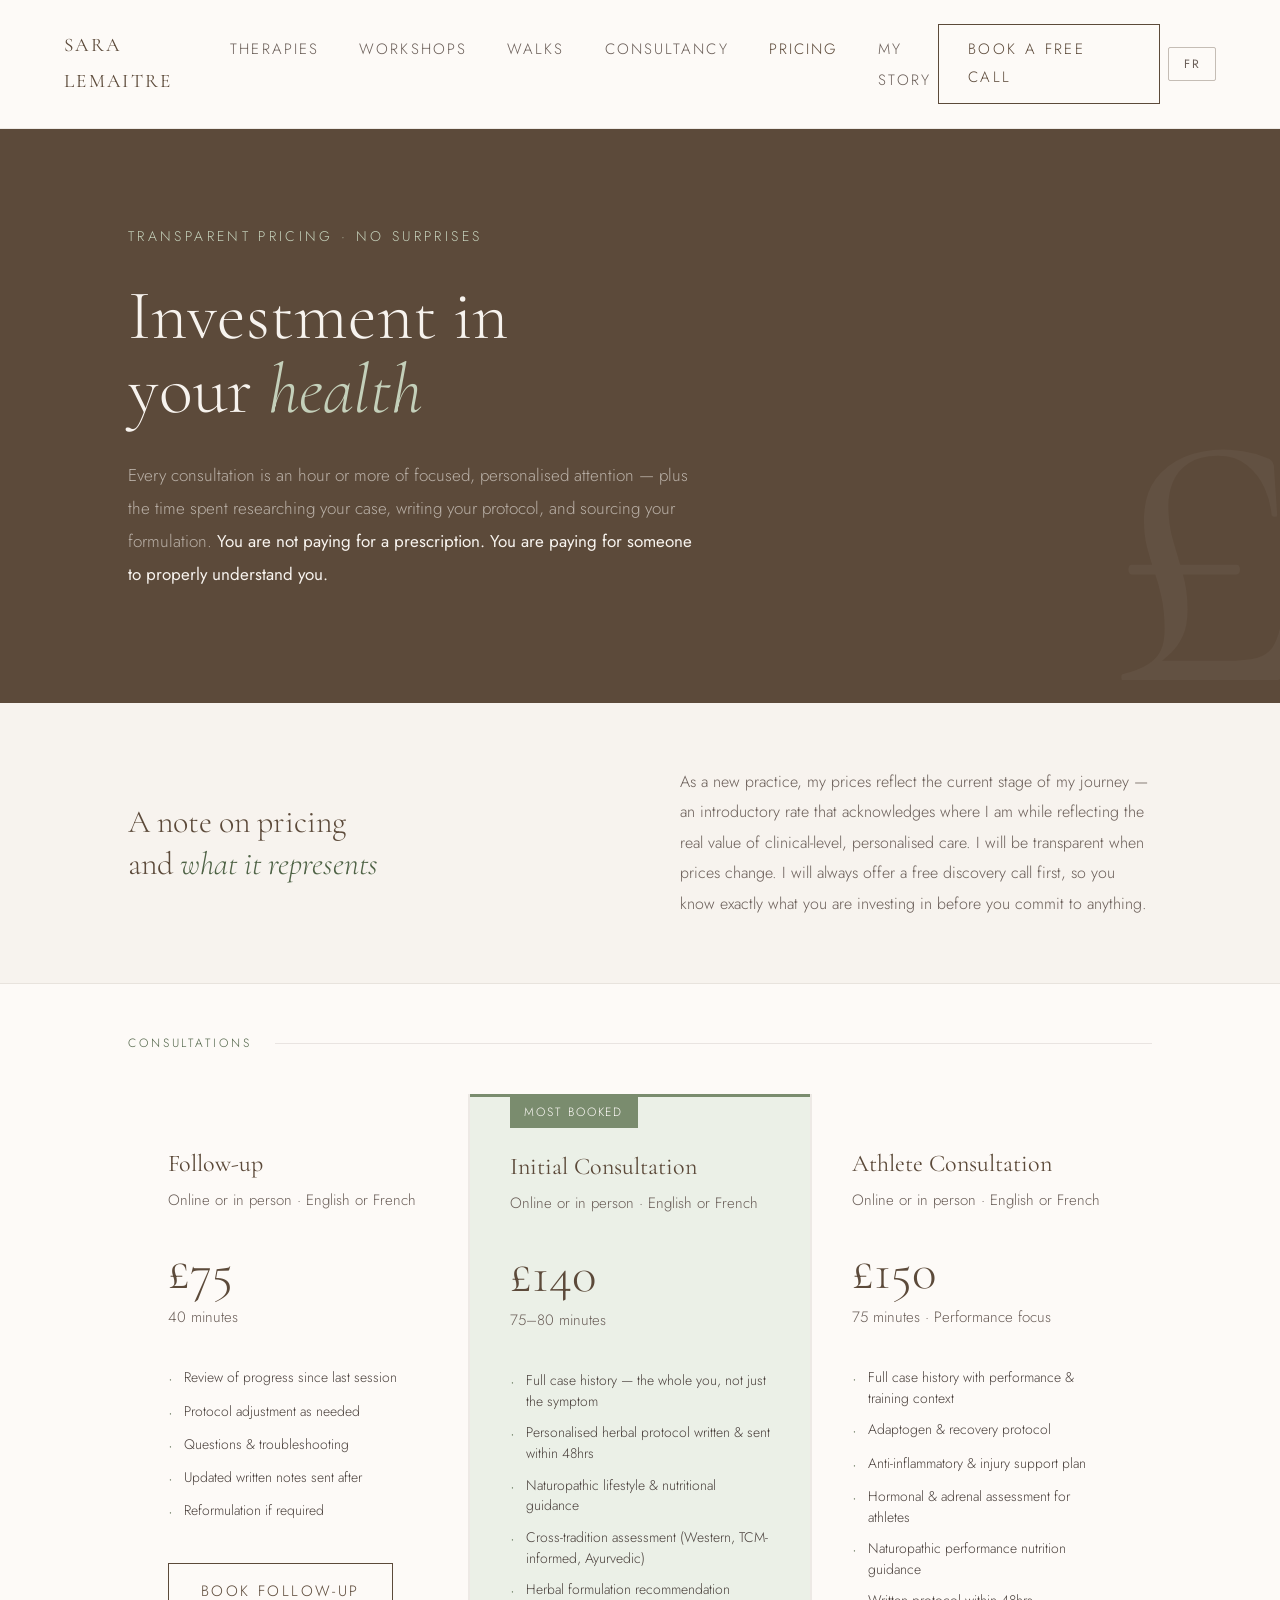
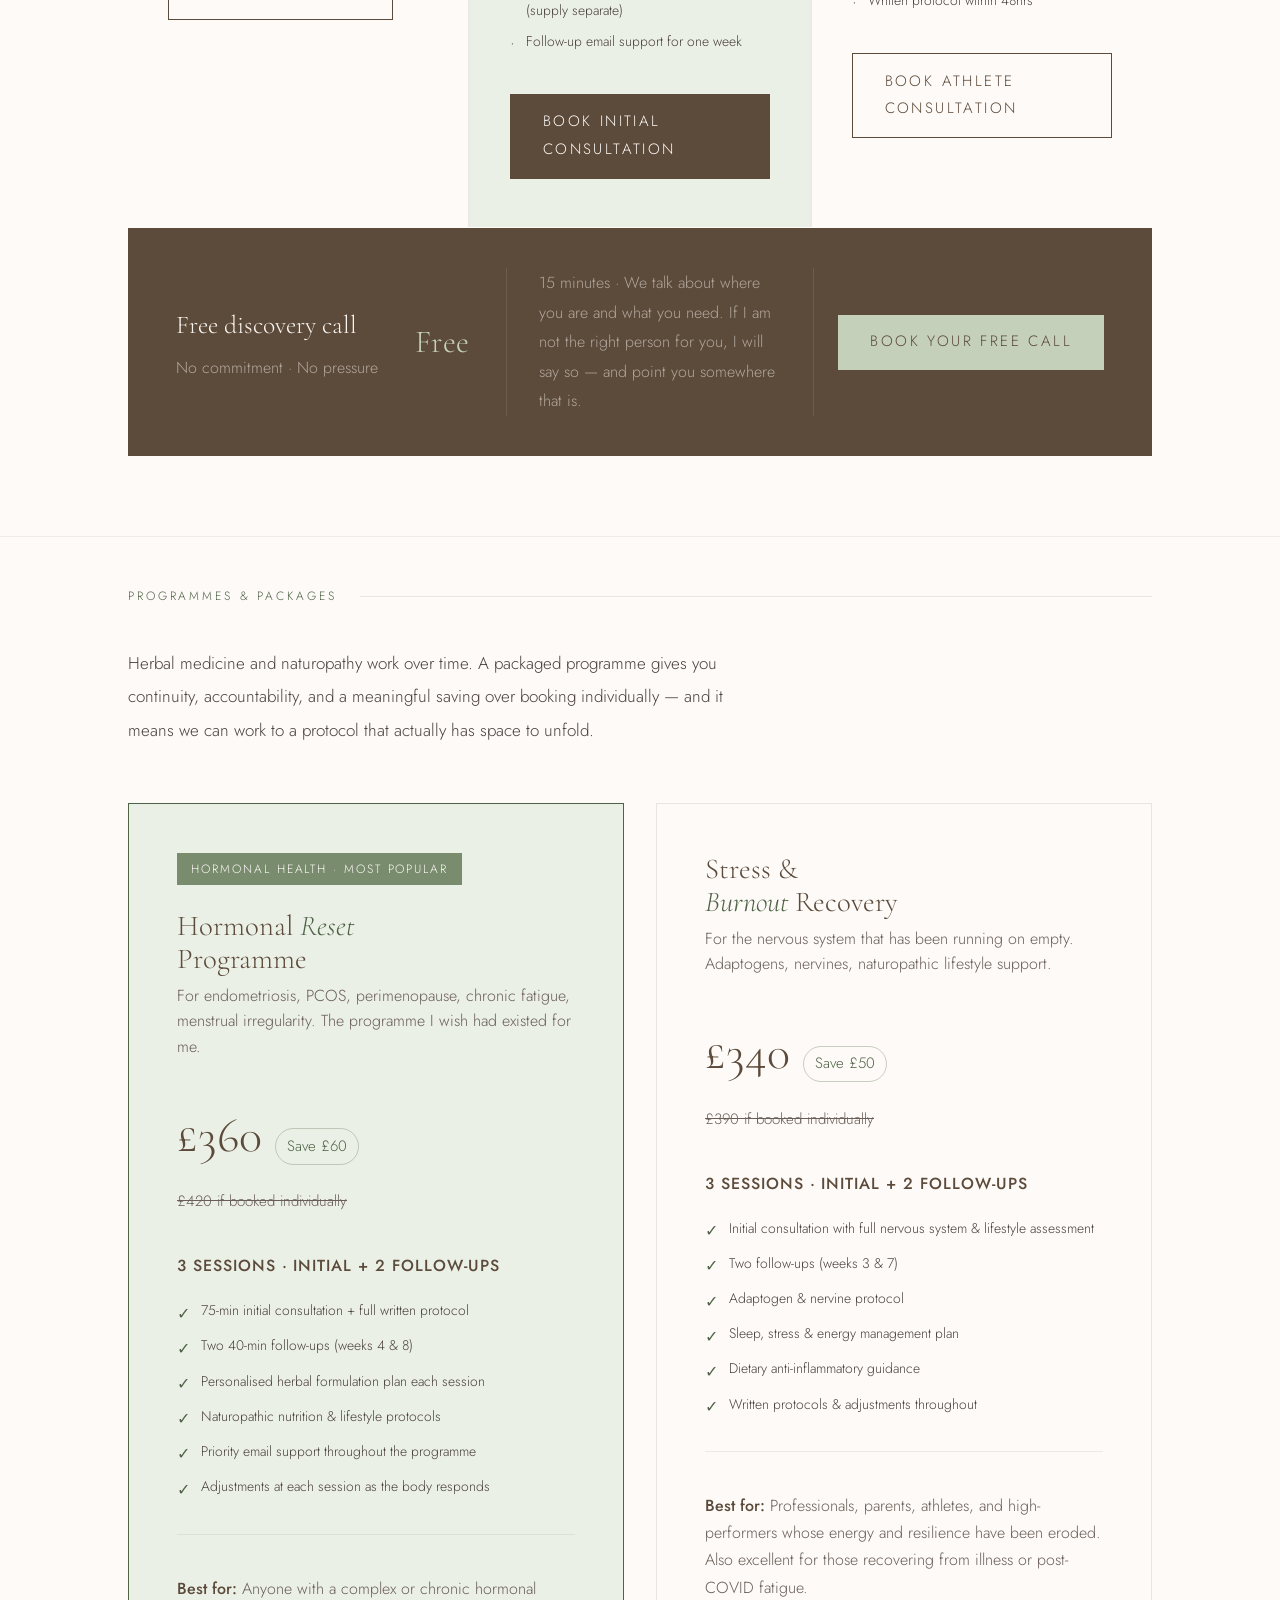
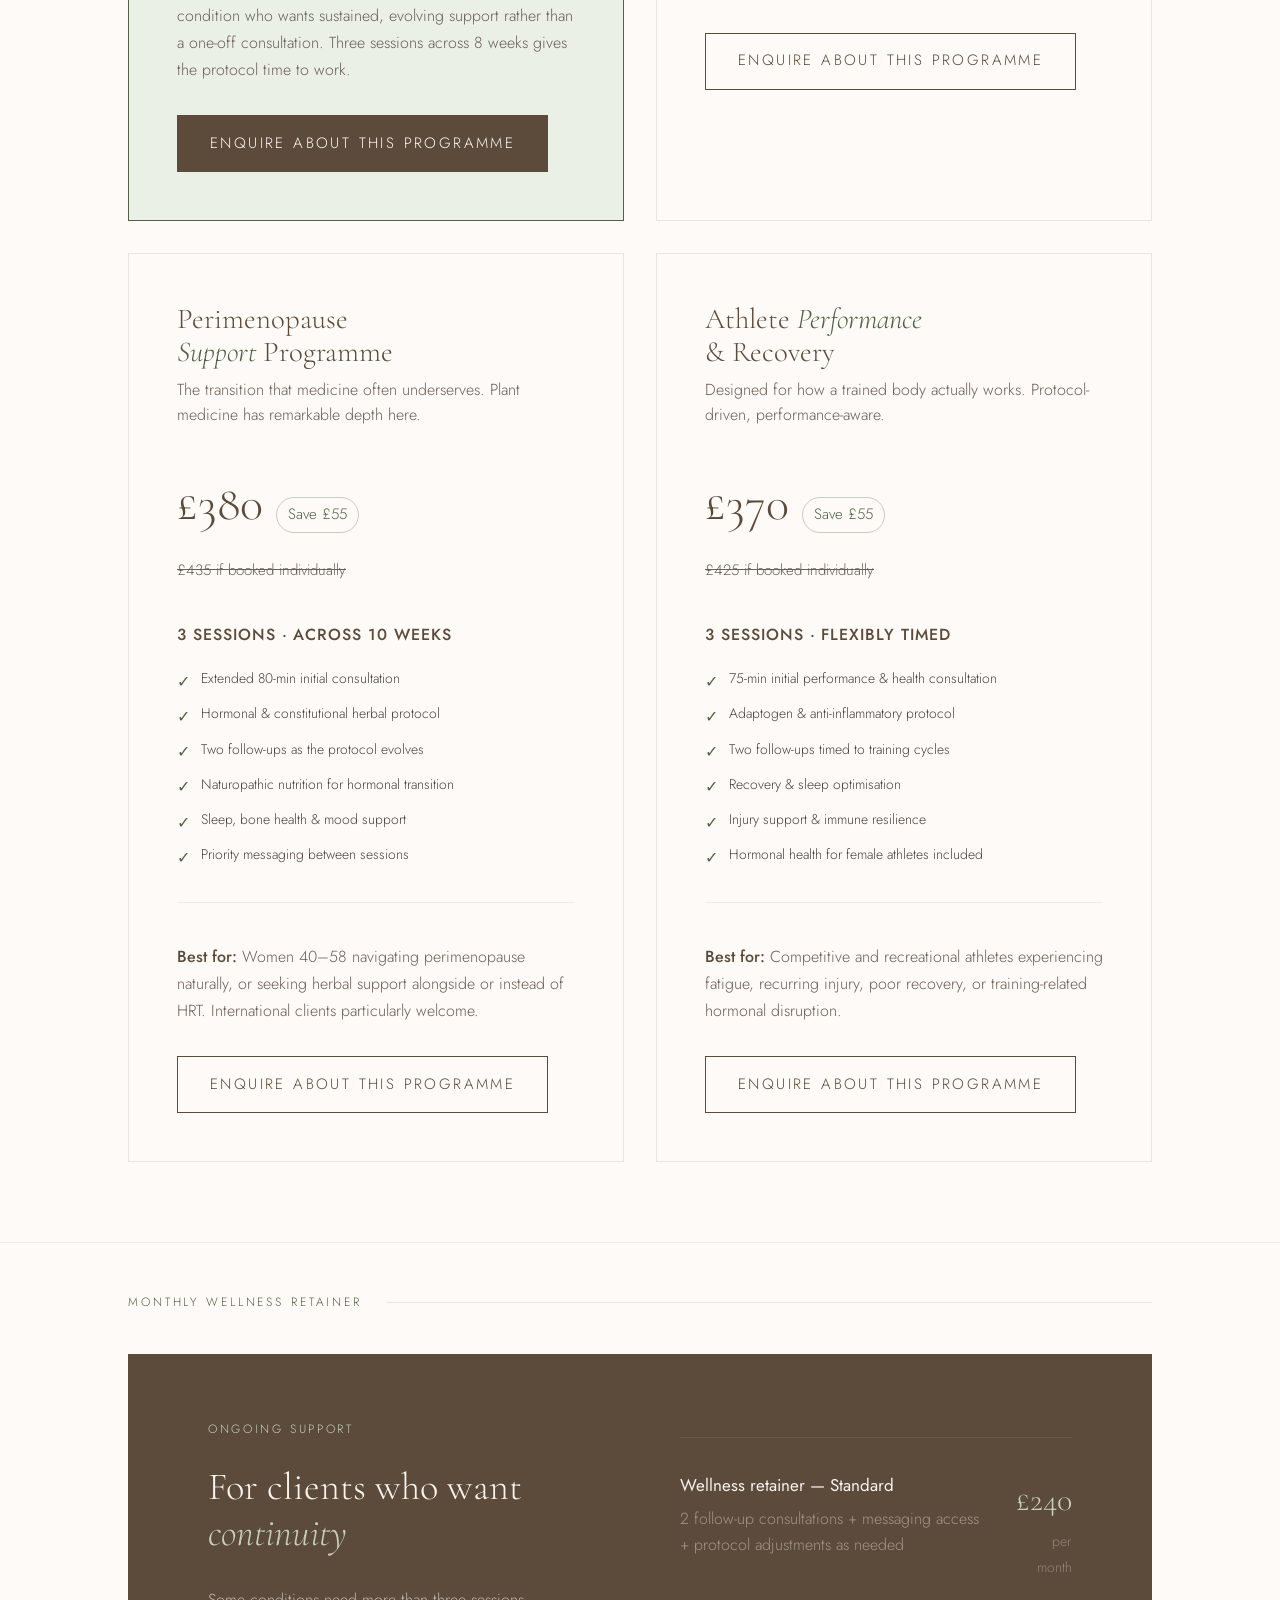
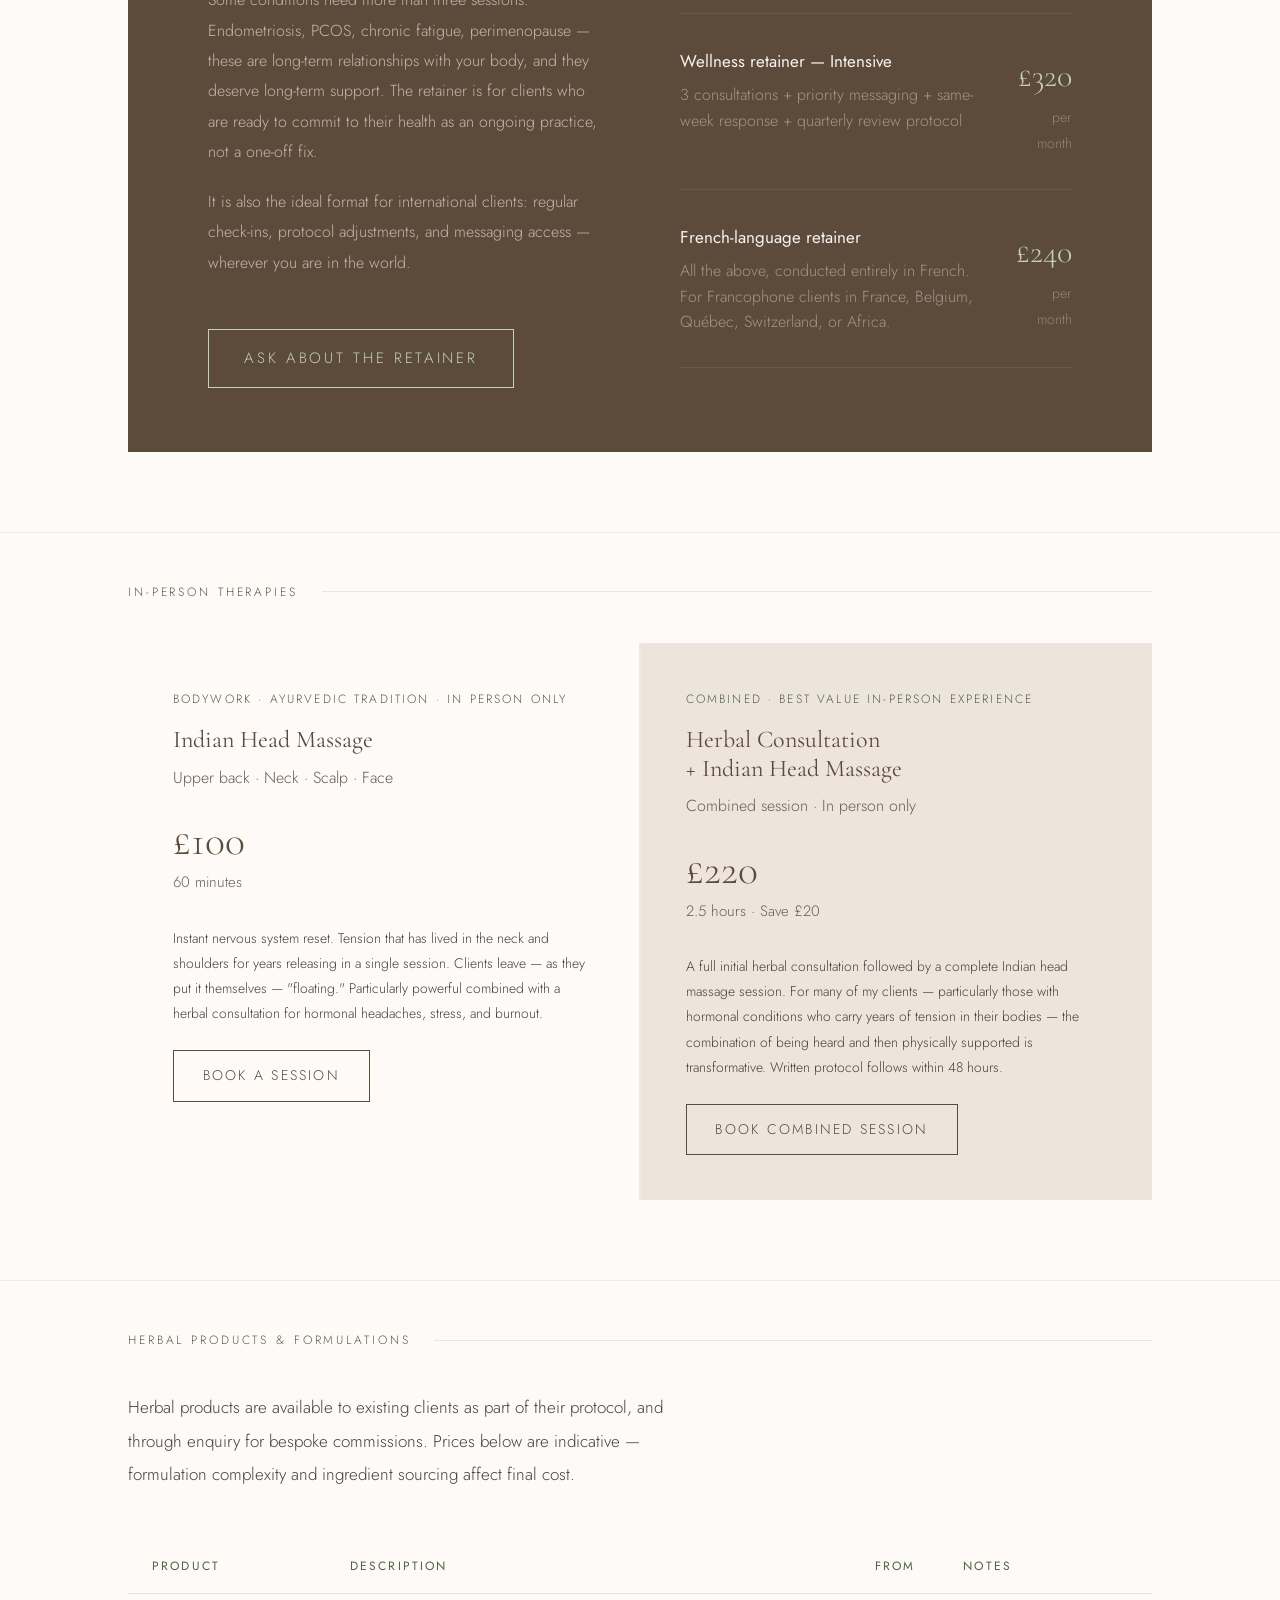
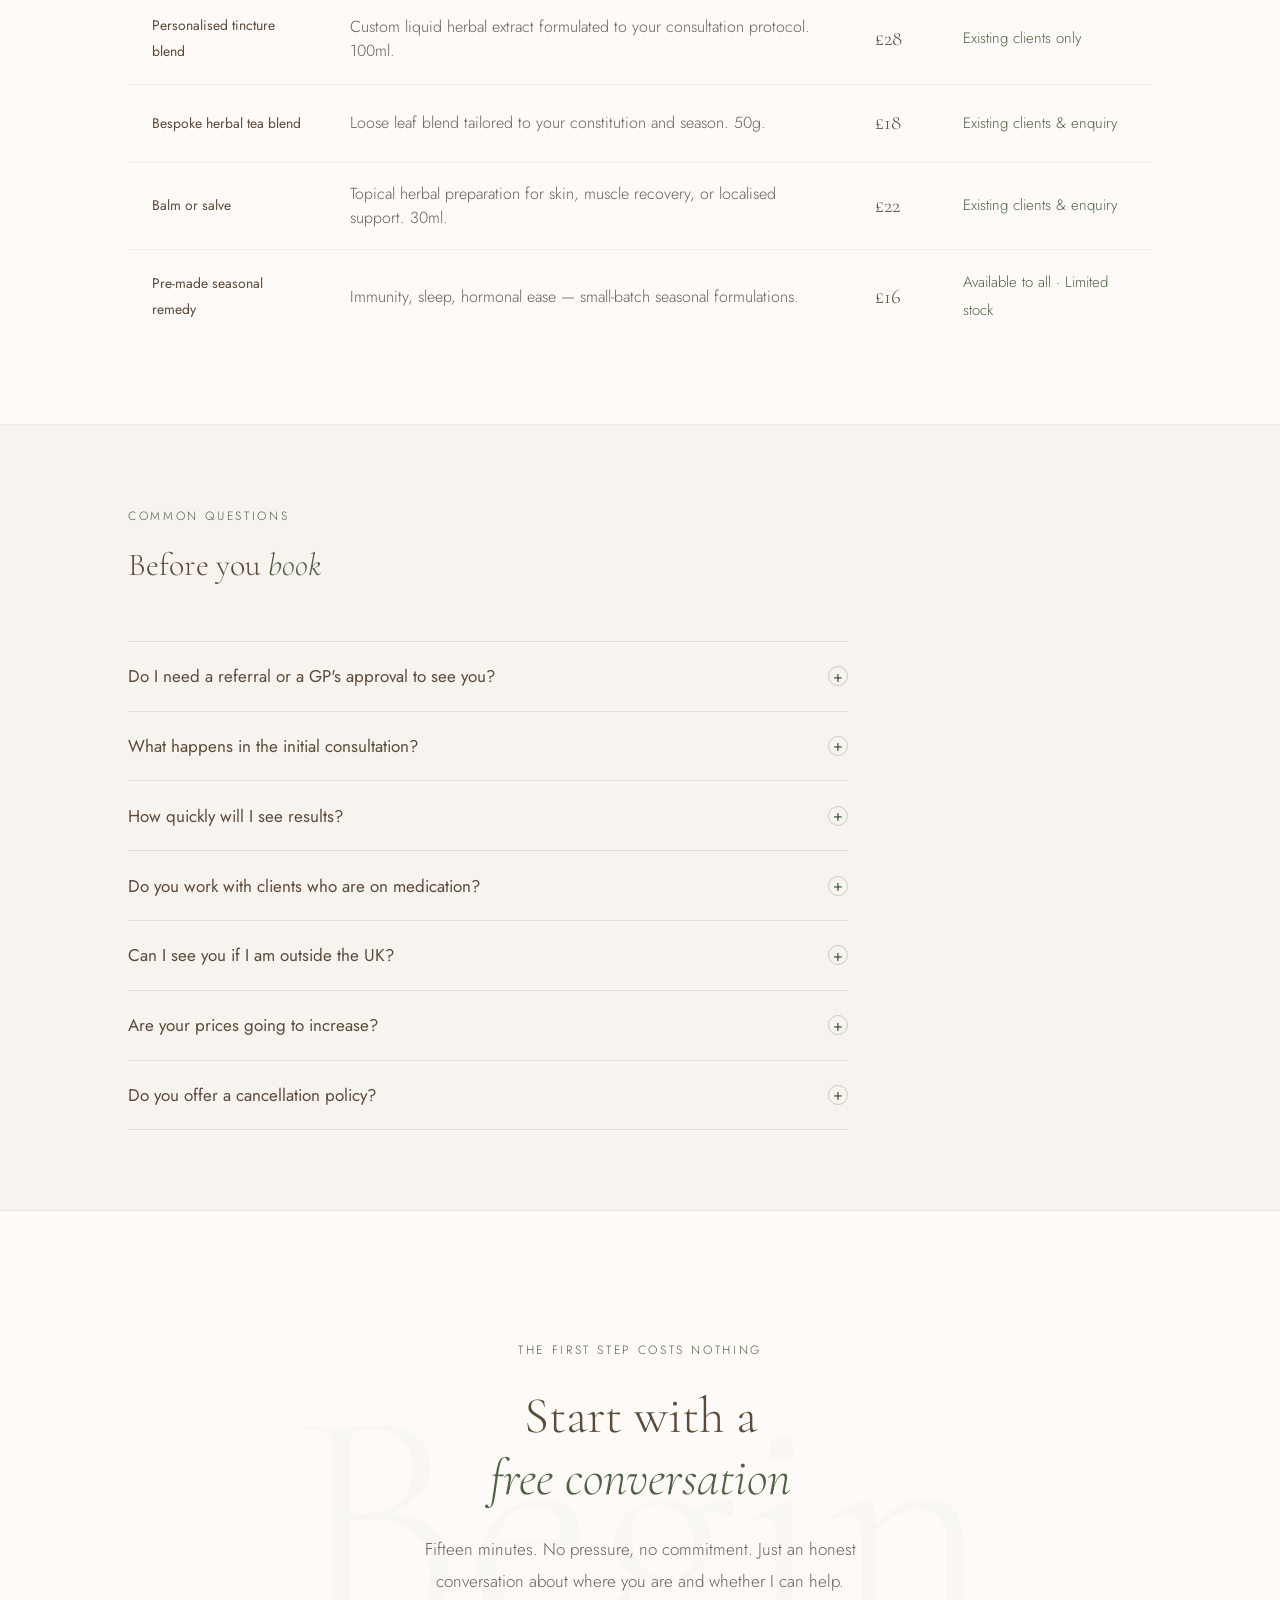
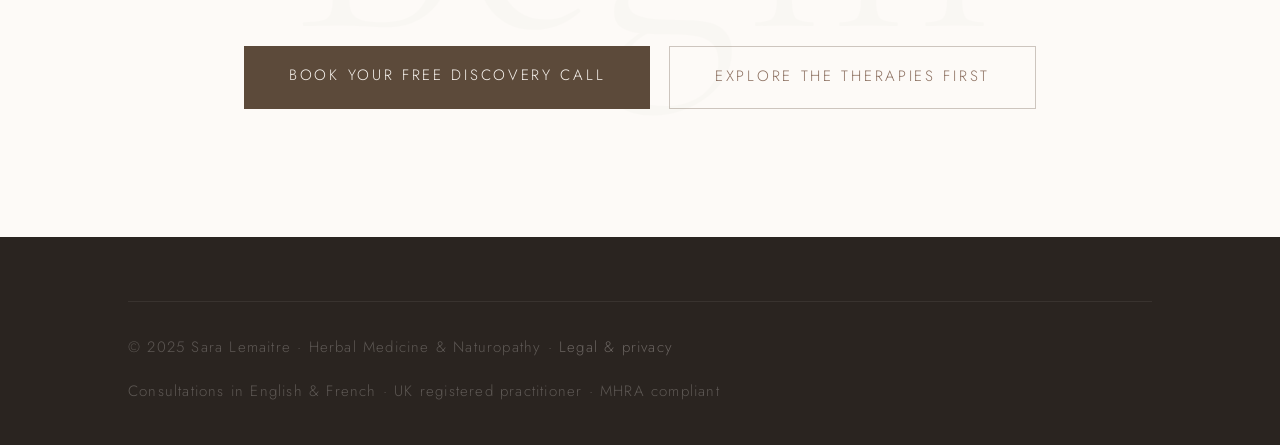
<file: pricing.html>
<!DOCTYPE html>
<html lang="en">
<head>
<meta charset="UTF-8">
<meta name="viewport" content="width=device-width, initial-scale=1.0">
<title>Pricing & Packages | Herbal Medicine Consultations from £75 | Sara Lemaitre</title>
  <!-- SEO & AI visibility -->
  <meta name="description" content="Transparent pricing for herbal consultations, hormonal health programmes, stress and burnout packages, Indian head massage and monthly wellness retainers. Free discovery call available.">
  <meta name="robots" content="index, follow, max-snippet:-1, max-image-preview:large, max-video-preview:-1">
  <meta name="author" content="Sara Lemaitre">
  <meta name="geo.region" content="GB">
  <!-- Open Graph -->
  <meta property="og:type" content="website">
  <meta property="og:title" content="Pricing & Packages | Herbal Medicine Consultations from £75 | Sara Lemaitre">
  <meta property="og:description" content="Transparent pricing for herbal consultations, hormonal health programmes, stress and burnout packages, Indian head massage and monthly wellness retainers. Free discovery call available.">
  <meta property="og:url" content="https://www.saralemaitre.com/pricing.html">
  <meta property="og:site_name" content="Sara Lemaitre Herbal Medicine & Naturopathy">
  <meta property="og:image" content="https://www.saralemaitre.com/images/og-pricing.jpg">
  <meta property="og:image:width" content="1200">
  <meta property="og:image:height" content="630">
  <meta property="og:locale" content="en_GB">
  <meta property="og:locale:alternate" content="fr_FR">
  <!-- Twitter Card -->
  <meta name="twitter:card" content="summary_large_image">
  <meta name="twitter:title" content="Pricing & Packages | Herbal Medicine Consultations from £75 | Sara Lemaitre">
  <meta name="twitter:description" content="Transparent pricing for herbal consultations, hormonal health programmes, stress and burnout packages, Indian head massage and monthly wellness retainers. Free discovery call available.">
  <meta name="twitter:image" content="https://www.saralemaitre.com/images/og-pricing.jpg">
  <!-- Canonical & hreflang -->
  <link rel="canonical" href="https://www.saralemaitre.com/pricing.html">
  <link rel="alternate" hreflang="en-gb" href="https://www.saralemaitre.com/pricing.html">
  <link rel="alternate" hreflang="fr" href="https://www.saralemaitre.com/pricing.html">
  <link rel="alternate" hreflang="x-default" href="https://www.saralemaitre.com/pricing.html">
  <!-- Schema.org structured data for AI & search engines -->
  <script type="application/ld+json">
  {
  "@context": "https://schema.org",
  "@graph": [
    {
      "@type": "Person",
      "@id": "https://www.saralemaitre.com/#sara",
      "name": "Sara Lemaitre",
      "givenName": "Sara",
      "familyName": "Lemaitre",
      "jobTitle": "Clinical Herbalist and Naturopath",
      "description": "Clinical herbalist, naturopath, and former elite artistic swimmer specialising in hormonal health, endometriosis, PCOS, chronic fatigue, and athlete performance. Consultations in English and French.",
      "url": "https://www.saralemaitre.com",
      "sameAs": [],
      "knowsLanguage": ["en-GB", "fr-FR"],
      "nationality": {"@type": "Country", "name": "France"},
      "hasCredential": [
        {"@type": "EducationalOccupationalCredential", "credentialCategory": "degree", "name": "BSc Herbal Medicine (EHTPA accredited)"},
        {"@type": "EducationalOccupationalCredential", "credentialCategory": "diploma", "name": "Naturopathy Diploma"},
        {"@type": "EducationalOccupationalCredential", "credentialCategory": "diploma", "name": "Indian Head Massage Diploma"},
        {"@type": "EducationalOccupationalCredential", "credentialCategory": "training", "name": "TCM Dispensary Externship, 6 months"}
      ],
      "alumniOf": {"@type": "Organization", "name": "College of Naturopathic Medicine"}
    },
    {
      "@type": ["MedicalBusiness", "HealthAndBeautyBusiness"],
      "@id": "https://www.saralemaitre.com/#practice",
      "name": "Sara Lemaitre Herbal Medicine & Naturopathy",
      "url": "https://www.saralemaitre.com",
      "founder": {"@id": "https://www.saralemaitre.com/#sara"},
      "description": "Clinical herbal medicine consultations, naturopathy and complementary therapies specialising in hormonal health, endometriosis, PCOS, chronic fatigue and athlete performance.",
      "priceRange": "££",
      "currenciesAccepted": "GBP",
      "areaServed": ["United Kingdom","France","Belgium","Switzerland","Canada","Australia","United States"],
      "availableLanguage": [
        {"@type": "Language", "name": "English", "alternateName": "en"},
        {"@type": "Language", "name": "French", "alternateName": "fr"}
      ],
      "medicalSpecialty": ["Women's Health","Hormonal Health","Naturopathic Medicine","Herbal Medicine"],
      "hasOfferCatalog": {
        "@type": "OfferCatalog",
        "name": "Herbal Medicine & Wellness Services",
        "itemListElement": [
          {"@type": "Offer", "itemOffered": {"@type": "Service", "name": "Initial Herbal Medicine Consultation", "description": "75-80 minute personalised consultation. Full case history, written herbal protocol, naturopathic guidance."}, "price": "140", "priceCurrency": "GBP"},
          {"@type": "Offer", "itemOffered": {"@type": "Service", "name": "Hormonal Reset Programme", "description": "3-session programme for endometriosis, PCOS, perimenopause and chronic fatigue."}, "price": "360", "priceCurrency": "GBP"},
          {"@type": "Offer", "itemOffered": {"@type": "Service", "name": "Indian Head Massage", "description": "60-minute Ayurvedic head massage. Stress, tension, nervous system reset. In person."}, "price": "100", "priceCurrency": "GBP"},
          {"@type": "Offer", "itemOffered": {"@type": "Service", "name": "Free Discovery Call", "description": "Free 15-minute introductory call. No commitment."}, "price": "0", "priceCurrency": "GBP"}
        ]
      }
    }
  ]
}
  </script>
  <link rel="preconnect" href="https://fonts.googleapis.com">
<link rel="preconnect" href="https://fonts.gstatic.com" crossorigin>
<link href="https://fonts.googleapis.com/css2?family=Cormorant+Garamond:ital,wght@0,300;0,400;0,500;1,300;1,400&family=Jost:wght@300;400;500&display=swap" rel="stylesheet">
<style>
  :root {
    --cream: #F7F3EE;
    --warm-white: #FDFAF7;
    --sage: #7A8C6E;
    --sage-text: #4E6245;
    --sage-light: #C4D0BA;
    --sage-pale: #EBF0E7;
    --bark: #5C4A3A;
    --bark-light: #8C7060;
    --bark-pale: #EDE5DC;
    --charcoal: #2A2420;
    --muted: #6A5E58;
    --gold: #C4A25A;
    --gold-pale: #F5EDD6;
  }
  *, *::before, *::after { box-sizing: border-box; margin: 0; padding: 0; }
  html { scroll-behavior: smooth; }
  body {
    background: var(--warm-white);
    color: var(--charcoal);
    font-family: 'Jost', sans-serif;
    font-size: 1.0625rem;
    font-weight: 300;
    line-height: 1.85;
    overflow-x: hidden;
  }

  /* ── NAV ── */
  nav {
    position: fixed; top: 0; left: 0; right: 0; z-index: 100;
    padding: 1.5rem 4rem;
    display: flex; justify-content: space-between; align-items: center;
    background: rgba(253,250,247,0.93);
    backdrop-filter: blur(10px);
    border-bottom: 1px solid rgba(122,108,100,0.1);
  }
  .nav-logo {
    font-family: 'Cormorant Garamond', serif;
    font-size: 1.2rem; font-weight: 400; letter-spacing: .12em;
    text-transform: uppercase; color: var(--bark); text-decoration: none;
  }
  .nav-links { display: flex; gap: 2.5rem; list-style: none; }
  .nav-links a {
    font-size: .9375rem; letter-spacing: .14em; text-transform: uppercase;
    color: var(--muted); text-decoration: none; transition: color .2s;
  }
  .nav-links a:hover { color: var(--bark); }
  .nav-links a.active { color: var(--bark); }
  .nav-book {
    font-size: .9375rem; letter-spacing: .16em; text-transform: uppercase;
    padding: .7rem 1.8rem; border: 1px solid var(--bark);
    color: var(--bark); text-decoration: none; transition: all .22s;
  }
  .nav-book:hover { background: var(--bark); color: var(--warm-white); }

  /* ── PAGE HEADER ── */
  .page-header {
    padding: 14rem 8rem 7rem;
    background: var(--bark);
    position: relative; overflow: hidden;
  }
  .page-header::before {
    content: '£';
    position: absolute; right: -2rem; bottom: -4rem;
    font-family: 'Cormorant Garamond', serif;
    font-size: 30rem; font-weight: 300; line-height: 1;
    color: rgba(247,243,238,0.04); pointer-events: none;
  }
  .header-eyebrow {
    font-size: .875rem; letter-spacing: .24em; text-transform: uppercase;
    color: var(--sage-light); margin-bottom: 1.8rem;
    opacity: 0; animation: fadeUp .7s .2s forwards;
  }
  .header-title {
    font-family: 'Cormorant Garamond', serif;
    font-size: clamp(3rem, 5.5vw, 5rem);
    font-weight: 300; line-height: 1.05; color: var(--cream);
    margin-bottom: 2rem; max-width: 700px;
    opacity: 0; animation: fadeUp .7s .35s forwards;
  }
  .header-title em { font-style: italic; color: var(--sage-light); }
  .header-desc {
    font-size: 1.0625rem; color: rgba(247,243,238,.6);
    line-height: 1.95; max-width: 580px;
    opacity: 0; animation: fadeUp .7s .5s forwards;
  }
  .header-desc strong { color: var(--cream); font-weight: 400; }

  /* ── PHILOSOPHY BAR ── */
  .philosophy-bar {
    background: var(--cream);
    padding: 4rem 8rem;
    border-bottom: 1px solid rgba(122,108,100,0.12);
    display: grid; grid-template-columns: 1fr 1fr;
    gap: 5rem; align-items: center;
  }
  .philosophy-bar h2 {
    font-family: 'Cormorant Garamond', serif;
    font-size: clamp(1.6rem, 2.5vw, 2.2rem);
    font-weight: 300; color: var(--bark); line-height: 1.3;
  }
  .philosophy-bar h2 em { font-style: italic; color: var(--sage-text); }
  .philosophy-bar p {
    font-size: 1rem; color: var(--muted); line-height: 1.9;
  }

  /* ── SECTION LABEL ── */
  .section-label {
    padding: 3rem 8rem 1.5rem;
    display: flex; align-items: center; gap: 1.5rem;
  }
  .section-label-text {
    font-size: .75rem; letter-spacing: .24em; text-transform: uppercase; color: var(--sage-text);
  }
  .section-label-line {
    flex: 1; height: 1px; background: rgba(122,108,100,0.15);
  }

  /* ── CONSULTATIONS ══ */
  .consultations-block {
    padding: 1rem 8rem 5rem;
    border-bottom: 1px solid rgba(122,108,100,0.1);
  }
  .consult-grid {
    display: grid; grid-template-columns: repeat(3, minmax(0,1fr)); gap: 1.5px;
    background: rgba(122,108,100,0.12); margin-bottom: 1.5px;
  }
  .consult-card {
    background: var(--warm-white);
    padding: 3rem 2.5rem;
    position: relative;
  }
  .consult-card.featured {
    background: var(--sage-pale);
    border-top: 3px solid var(--sage);
  }
  .featured-badge {
    position: absolute; top: -1px; left: 2.5rem;
    background: var(--sage); color: var(--warm-white);
    font-size: .75rem; letter-spacing: .16em; text-transform: uppercase;
    padding: .3rem .9rem;
  }
  .consult-title {
    font-family: 'Cormorant Garamond', serif;
    font-size: 1.5rem; font-weight: 400; color: var(--bark);
    margin-bottom: .5rem; margin-top: .5rem; line-height: 1.2;
  }
  .consult-subtitle {
    font-size: .9375rem; color: var(--muted); margin-bottom: 2rem;
  }
  .consult-price {
    font-family: 'Cormorant Garamond', serif;
    font-size: 3.2rem; font-weight: 300; color: var(--bark);
    line-height: 1; margin-bottom: .4rem;
  }
  .consult-price-note {
    font-size: .9375rem; color: var(--muted); margin-bottom: 2.2rem;
  }
  .consult-includes {
    list-style: none; display: flex; flex-direction: column; gap: .65rem;
    margin-bottom: 2.5rem;
  }
  .consult-includes li {
    font-size: .87rem; color: #4A403C;
    display: flex; align-items: flex-start; gap: .7rem; line-height: 1.5;
  }
  .consult-includes li::before {
    content: '·'; color: var(--sage-text); flex-shrink: 0; font-size: 1.1rem; line-height: 1.3;
  }
  .consult-book {
    display: inline-block; padding: .85rem 2rem;
    border: 1px solid var(--bark); color: var(--bark);
    text-decoration: none; font-size: .9375rem;
    letter-spacing: .16em; text-transform: uppercase;
    transition: all .22s;
  }
  .consult-book:hover { background: var(--bark); color: var(--warm-white); }
  .consult-card.featured .consult-book {
    background: var(--bark); color: var(--warm-white); border-color: var(--bark);
  }
  .consult-card.featured .consult-book:hover { background: var(--charcoal); }

  /* free discovery row */
  .free-row {
    background: var(--bark);
    padding: 2.5rem 3rem;
    display: flex; justify-content: space-between; align-items: center;
    flex-wrap: wrap; gap: 1.5rem;
  }
  .free-row-left { display: flex; flex-direction: column; gap: .3rem; }
  .free-row-title {
    font-family: 'Cormorant Garamond', serif;
    font-size: 1.6rem; font-weight: 300; color: var(--cream);
  }
  .free-row-subtitle { font-size: 1rem; color: rgba(247,243,238,.55); }
  .free-row-price {
    font-family: 'Cormorant Garamond', serif;
    font-size: 2rem; font-weight: 300; color: var(--sage-light);
    text-align: center; min-width: 80px;
  }
  .free-row-includes {
    font-size: 1rem; color: rgba(247,243,238,.55);
    flex: 1; min-width: 200px;
    padding: 0 2rem;
    border-left: 1px solid rgba(247,243,238,.1);
    border-right: 1px solid rgba(247,243,238,.1);
  }
  .free-book {
    display: inline-block; padding: .85rem 2rem;
    background: var(--sage-light); color: var(--bark);
    text-decoration: none; font-size: .9375rem;
    letter-spacing: .16em; text-transform: uppercase;
    transition: all .22s; flex-shrink: 0;
  }
  .free-book:hover { background: var(--cream); }

  /* ── PACKAGES ══ */
  .packages-block {
    padding: 1rem 8rem 5rem;
    border-bottom: 1px solid rgba(122,108,100,0.1);
  }
  .packages-intro {
    max-width: 640px; margin-bottom: 3.5rem;
    font-size: 1.0625rem; color: #4A403C; line-height: 1.95;
  }
  .packages-grid {
    display: grid; grid-template-columns: repeat(2, minmax(0,1fr)); gap: 2rem;
  }
  .package-card {
    padding: 3rem;
    border: 1px solid rgba(122,108,100,0.15);
    background: var(--warm-white);
    position: relative; transition: border-color .2s;
  }
  .package-card:hover { border-color: var(--sage-text); }
  .package-card.highlight {
    border-color: var(--sage-text);
    background: var(--sage-pale);
  }
  .package-badge {
    display: inline-block;
    background: var(--sage); color: var(--warm-white);
    font-size: .75rem; letter-spacing: .16em; text-transform: uppercase;
    padding: .3rem .9rem; margin-bottom: 1.5rem;
  }
  .package-name {
    font-family: 'Cormorant Garamond', serif;
    font-size: 1.8rem; font-weight: 300; color: var(--bark);
    margin-bottom: .5rem; line-height: 1.15;
  }
  .package-name em { font-style: italic; color: var(--sage-text); }
  .package-tagline {
    font-size: 1rem; color: var(--muted); margin-bottom: 2rem; line-height: 1.6;
  }
  .package-price-row {
    display: flex; align-items: baseline; gap: .8rem;
    margin-bottom: .5rem;
  }
  .package-price {
    font-family: 'Cormorant Garamond', serif;
    font-size: 3rem; font-weight: 300; color: var(--bark);
  }
  .package-saving {
    font-size: .9375rem; color: var(--sage-text);
    padding: .2rem .7rem;
    border: 1px solid rgba(122,140,110,0.4);
    border-radius: 20px;
  }
  .package-vs {
    font-size: .9375rem; color: var(--muted); margin-bottom: 2.2rem;
    text-decoration: line-through;
  }
  .package-sessions {
    font-size: 1rem; font-weight: 500; color: var(--bark);
    letter-spacing: .06em; margin-bottom: 1.2rem; text-transform: uppercase;
  }
  .package-includes {
    list-style: none; display: flex; flex-direction: column; gap: .6rem;
    margin-bottom: 2.5rem; padding-bottom: 2rem;
    border-bottom: 1px solid rgba(122,108,100,0.12);
  }
  .package-includes li {
    font-size: .87rem; color: #4A403C;
    display: flex; align-items: flex-start; gap: .7rem; line-height: 1.5;
  }
  .package-includes li::before {
    content: '✓'; color: var(--sage-text); flex-shrink: 0; font-size: 1rem; margin-top: .1rem;
  }
  .package-who {
    font-size: 1rem; color: var(--muted);
    line-height: 1.7; margin-bottom: 2rem;
  }
  .package-who strong { color: var(--bark); font-weight: 500; }
  .package-book {
    display: inline-block; padding: .85rem 2rem;
    border: 1px solid var(--bark); color: var(--bark);
    text-decoration: none; font-size: .9375rem;
    letter-spacing: .16em; text-transform: uppercase;
    transition: all .22s;
  }
  .package-book:hover, .package-card.highlight .package-book {
    background: var(--bark); color: var(--warm-white);
  }

  /* ── RETAINER ══ */
  .retainer-block {
    padding: 1rem 8rem 5rem;
    border-bottom: 1px solid rgba(122,108,100,0.1);
  }
  .retainer-card {
    background: var(--bark);
    padding: 4rem 5rem;
    display: grid; grid-template-columns: 1fr 1fr;
    gap: 5rem; align-items: center;
  }
  .retainer-left .eyebrow {
    font-size: .75rem; letter-spacing: .22em; text-transform: uppercase;
    color: var(--sage-light); margin-bottom: 1.5rem;
  }
  .retainer-left h2 {
    font-family: 'Cormorant Garamond', serif;
    font-size: clamp(2rem, 3vw, 2.8rem);
    font-weight: 300; color: var(--cream); line-height: 1.2;
    margin-bottom: 1.8rem;
  }
  .retainer-left h2 em { font-style: italic; color: var(--sage-light); }
  .retainer-left p {
    font-size: 1rem; color: rgba(247,243,238,.65);
    line-height: 1.9; margin-bottom: 1.2rem;
  }
  .retainer-right { display: flex; flex-direction: column; gap: 0; }
  .retainer-option {
    padding: 2rem 0;
    border-bottom: 1px solid rgba(247,243,238,.08);
    display: flex; justify-content: space-between; align-items: flex-start; gap: 2rem;
  }
  .retainer-option:first-child { border-top: 1px solid rgba(247,243,238,.08); }
  .retainer-option-name {
    font-size: 1.0625rem; font-weight: 400; color: var(--cream);
    margin-bottom: .3rem;
  }
  .retainer-option-desc {
    font-size: 1rem; color: rgba(247,243,238,.45); line-height: 1.6;
  }
  .retainer-option-price {
    font-family: 'Cormorant Garamond', serif;
    font-size: 2rem; font-weight: 300; color: var(--sage-light);
    white-space: nowrap; flex-shrink: 0;
  }
  .retainer-option-period {
    font-size: .875rem; color: rgba(247,243,238,.35);
    display: block; text-align: right;
  }
  .retainer-book {
    display: inline-block; margin-top: 2rem;
    padding: .9rem 2.2rem;
    border: 1px solid var(--sage-light); color: var(--sage-light);
    text-decoration: none; font-size: .9375rem;
    letter-spacing: .18em; text-transform: uppercase;
    transition: all .22s;
  }
  .retainer-book:hover { background: var(--sage-light); color: var(--bark); }

  /* ── IN PERSON ══ */
  .inperson-block {
    padding: 1rem 8rem 5rem;
    border-bottom: 1px solid rgba(122,108,100,0.1);
  }
  .inperson-grid {
    display: grid; grid-template-columns: repeat(2, minmax(0,1fr)); gap: 1.5px;
    background: rgba(122,108,100,0.12);
  }
  .inperson-card {
    background: var(--warm-white); padding: 2.8rem;
  }
  .inperson-card.alt { background: var(--bark-pale); }
  .inperson-tag {
    font-size: .75rem; letter-spacing: .18em; text-transform: uppercase;
    color: var(--sage-text); margin-bottom: 1rem;
  }
  .inperson-title {
    font-family: 'Cormorant Garamond', serif;
    font-size: 1.5rem; font-weight: 400; color: var(--bark);
    margin-bottom: .5rem; line-height: 1.2;
  }
  .inperson-subtitle {
    font-size: 1rem; color: var(--muted); margin-bottom: 1.8rem;
  }
  .inperson-price {
    font-family: 'Cormorant Garamond', serif;
    font-size: 2.6rem; font-weight: 300; color: var(--bark);
    line-height: 1; margin-bottom: .4rem;
  }
  .inperson-price-note { font-size: .9375rem; color: var(--muted); margin-bottom: 1.8rem; }
  .inperson-desc { font-size: .87rem; color: #4A403C; line-height: 1.8; margin-bottom: 1.5rem; }
  .inperson-book {
    display: inline-block; padding: .75rem 1.8rem;
    border: 1px solid var(--bark); color: var(--bark);
    text-decoration: none; font-size: .875rem;
    letter-spacing: .16em; text-transform: uppercase; transition: all .22s;
  }
  .inperson-book:hover { background: var(--bark); color: var(--warm-white); }

  /* ── PRODUCTS PRICING ── */
  .products-pricing {
    padding: 1rem 8rem 5rem;
    border-bottom: 1px solid rgba(122,108,100,0.1);
  }
  .products-pricing-intro {
    font-size: 1.0625rem; color: #4A403C; line-height: 1.95;
    max-width: 580px; margin-bottom: 3rem;
  }
  .products-table {
    width: 100%; border-collapse: collapse;
  }
  .products-table th {
    font-size: .75rem; letter-spacing: .18em; text-transform: uppercase;
    color: var(--sage-text); font-weight: 400; padding: 1rem 1.5rem;
    border-bottom: 1px solid rgba(122,108,100,0.15);
    text-align: left;
  }
  .products-table td {
    padding: 1.2rem 1.5rem;
    border-bottom: 1px solid rgba(122,108,100,0.08);
    font-size: .87rem;
  }
  .products-table tr:last-child td { border-bottom: none; }
  .products-table tr:hover td { background: var(--cream); }
  .product-name { font-weight: 400; color: var(--bark); }
  .product-desc { color: var(--muted); line-height: 1.5; font-size: 1rem; }
  .product-price { font-family: 'Cormorant Garamond', serif; font-size: 1.3rem; color: var(--bark); white-space: nowrap; }
  .product-note { font-size: .9375rem; color: var(--sage-text); }

  /* ── FAQ ── */
  .faq-block {
    padding: 5rem 8rem;
    background: var(--cream);
    border-bottom: 1px solid rgba(122,108,100,0.1);
  }
  .faq-header { margin-bottom: 3.5rem; }
  .faq-header .eyebrow {
    font-size: .75rem; letter-spacing: .22em; text-transform: uppercase;
    color: var(--sage-text); margin-bottom: 1.2rem;
  }
  .faq-header h2 {
    font-family: 'Cormorant Garamond', serif;
    font-size: clamp(1.8rem, 2.5vw, 2.4rem);
    font-weight: 300; color: var(--bark); line-height: 1.2;
  }
  .faq-header h2 em { font-style: italic; color: var(--sage-text); }
  .faq-list { display: flex; flex-direction: column; max-width: 720px; }
  .faq-item {
    border-top: 1px solid rgba(122,108,100,0.15);
    padding: 0;
    overflow: hidden;
  }
  .faq-item:last-child { border-bottom: 1px solid rgba(122,108,100,0.15); }
  .faq-question {
    width: 100%; background: none; border: none; cursor: pointer;
    display: flex; justify-content: space-between; align-items: center;
    padding: 1.4rem 0; gap: 1rem;
    font-family: 'Jost', sans-serif; font-weight: 400; font-size: 1.0625rem;
    color: var(--bark); text-align: left;
    transition: color .2s;
  }
  .faq-question:hover { color: var(--sage-text); }
  .faq-icon {
    width: 20px; height: 20px; flex-shrink: 0;
    border: 1px solid rgba(122,108,100,0.3); border-radius: 50%;
    display: flex; align-items: center; justify-content: center;
    font-size: 1rem; color: var(--sage-text);
    transition: transform .25s, background .2s;
  }
  .faq-item.open .faq-icon { transform: rotate(45deg); background: var(--sage); color: var(--warm-white); border-color: var(--sage-text); }
  .faq-answer {
    max-height: 0; overflow: hidden;
    transition: max-height .35s ease, padding .35s ease;
  }
  .faq-item.open .faq-answer { max-height: 400px; }
  .faq-answer p {
    font-size: .87rem; color: var(--muted);
    line-height: 1.9; padding-bottom: 1.5rem;
  }

  /* ── FINAL CTA ── */
  .final-cta {
    padding: 8rem;
    text-align: center; background: var(--warm-white);
    position: relative; overflow: hidden;
  }
  .final-cta::before {
    content: 'Begin';
    position: absolute; top: 50%; left: 50%;
    transform: translate(-50%, -50%);
    font-family: 'Cormorant Garamond', serif;
    font-size: 20rem; font-weight: 300;
    color: var(--sage-light); opacity: .05;
    pointer-events: none; white-space: nowrap;
  }
  .final-cta .eyebrow {
    font-size: .75rem; letter-spacing: .22em; text-transform: uppercase;
    color: var(--sage-text); margin-bottom: 1.5rem; position: relative;
  }
  .final-cta h2 {
    font-family: 'Cormorant Garamond', serif;
    font-size: clamp(2.2rem, 4vw, 3.5rem);
    font-weight: 300; color: var(--bark);
    line-height: 1.2; margin-bottom: 1.5rem; position: relative;
  }
  .final-cta h2 em { font-style: italic; color: var(--sage-text); }
  .final-cta p {
    font-size: 1.0625rem; color: var(--muted);
    line-height: 1.9; max-width: 500px; margin: 0 auto 3rem;
    position: relative;
  }
  .cta-buttons { display: flex; gap: 1.2rem; justify-content: center; flex-wrap: wrap; position: relative; }
  .cta-btn-primary {
    display: inline-block; padding: 1.05rem 2.8rem;
    background: var(--bark); color: var(--cream);
    text-decoration: none; font-size: .9375rem;
    letter-spacing: .18em; text-transform: uppercase; transition: all .22s;
  }
  .cta-btn-primary:hover { background: var(--charcoal); }
  .cta-btn-secondary {
    display: inline-block; padding: 1.05rem 2.8rem;
    border: 1px solid rgba(92,74,58,.3); color: var(--bark-light);
    text-decoration: none; font-size: .9375rem;
    letter-spacing: .18em; text-transform: uppercase; transition: all .22s;
  }
  .cta-btn-secondary:hover { border-color: var(--bark); color: var(--bark); }

  /* ── FOOTER ── */
  footer {
    background: var(--charcoal);
    padding: 4rem 8rem 2.5rem;
  }
  .footer-bottom {
    display: flex; justify-content: space-between; align-items: center;
    flex-wrap: wrap; gap: 1rem;
    padding-top: 2rem;
    border-top: 1px solid rgba(247,243,238,.07);
  }
  .footer-bottom p { font-size: .9375rem; letter-spacing: .08em; color: rgba(247,243,238,.25); }

  /* ── ANIMATIONS ── */
  @keyframes fadeUp {
    from { opacity: 0; transform: translateY(20px); }
    to { opacity: 1; transform: translateY(0); }
  }
  .reveal { opacity: 0; transform: translateY(22px); transition: opacity .75s ease, transform .75s ease; }
  .reveal.visible { opacity: 1; transform: translateY(0); }
  .reveal-d1 { transition-delay: .1s; }
  .reveal-d2 { transition-delay: .2s; }
  .reveal-d3 { transition-delay: .3s; }

  @media (max-width: 1000px) {
    nav { padding: 1.2rem 2rem; }
    .page-header { padding: 10rem 2.5rem 5rem; }
    .philosophy-bar { grid-template-columns: 1fr; padding: 4rem 2.5rem; gap: 2rem; }
    .section-label { padding: 2.5rem 2.5rem 1rem; }
    .consultations-block, .packages-block, .retainer-block,
    .inperson-block, .products-pricing, .faq-block { padding-left: 2.5rem; padding-right: 2.5rem; }
    .consult-grid { grid-template-columns: 1fr; }
    .packages-grid { grid-template-columns: 1fr; }
    .retainer-card { grid-template-columns: 1fr; padding: 3rem 2rem; gap: 3rem; }
    .inperson-grid { grid-template-columns: 1fr; }
    .final-cta { padding: 6rem 2.5rem; }
    footer { padding: 3rem 2.5rem 2rem; }
    .footer-bottom { flex-direction: column; text-align: center; }
  }

  /* ── WCAG 2.2 AA: Visible focus indicators ── */
  :focus-visible {
    outline: 3px solid #5C4A3A;
    outline-offset: 3px;
    border-radius: 2px;
  }
  a:focus-visible, button:focus-visible, input:focus-visible,
  select:focus-visible, textarea:focus-visible {
    outline: 3px solid #5C4A3A;
    outline-offset: 3px;
  }

  /* Screen-reader only utility */
  .sr-only {
    position: absolute; width: 1px; height: 1px;
    padding: 0; margin: -1px; overflow: hidden;
    clip: rect(0,0,0,0); white-space: nowrap; border: 0;
  }

  /* ── Skip navigation link ── */
  .skip-nav {
    position: absolute; top: -100px; left: 1rem; z-index: 9999;
    background: #5C4A3A; color: #F7F3EE;
    padding: .75rem 1.5rem; font-size: 1.0625rem;
    text-decoration: none; border-radius: 0 0 4px 4px;
    transition: top .2s;
  }
  .skip-nav:focus { top: 0; }


  /* ── Mobile hamburger menu ── */
  .hamburger {
    display: none; flex-direction: column; gap: 5px;
    background: none; border: none; cursor: pointer;
    padding: .5rem; margin-left: .5rem;
  }
  .hamburger span {
    display: block; width: 22px; height: 2px;
    background: var(--bark); border-radius: 2px;
    transition: all .25s;
  }
  .hamburger[aria-expanded="true"] span:nth-child(1) { transform: translateY(7px) rotate(45deg); }
  .hamburger[aria-expanded="true"] span:nth-child(2) { opacity: 0; }
  .hamburger[aria-expanded="true"] span:nth-child(3) { transform: translateY(-7px) rotate(-45deg); }
  
  @media (max-width: 1024px) {
    .hamburger { display: flex; }
    .nav-links {
      display: none; position: fixed; top: 73px; left: 0; right: 0;
      background: rgba(253,250,247,0.98); backdrop-filter: blur(12px);
      flex-direction: column; gap: 0; padding: 1rem 0;
      border-bottom: 1px solid rgba(122,108,100,0.12);
      z-index: 99;
    }
    .nav-links.open { display: flex; }
    .nav-links li a {
      display: block; padding: .9rem 2rem;
      font-size: 1.0625rem; letter-spacing: .08em;
      border-bottom: 1px solid rgba(122,108,100,0.06);
    }
    .nav-book { display: none; }
  }



  .lang-toggle {
    font-size: .75rem; letter-spacing: .16em; text-transform: uppercase;
    padding: .45rem .9rem; border: 1px solid rgba(247,243,238,.5);
    background: none; color: rgba(247,243,238,.85); cursor: pointer;
    font-family: 'Jost', sans-serif; border-radius: 2px;
    transition: all .3s; margin-left: .5rem;
  }
  nav.scrolled .lang-toggle { border-color: rgba(92,74,58,.35); color: var(--muted); }
  .lang-toggle:hover, nav.scrolled .lang-toggle:hover { border-color: var(--bark); color: var(--bark); }


  /* Pages with light-coloured heroes — nav starts dark */
  body[data-nav="light"] nav {
    background: rgba(253,250,247,0.85);
    backdrop-filter: blur(8px);
  }
  body[data-nav="light"] .nav-logo { color: var(--bark); }
  body[data-nav="light"] .nav-links a { color: var(--muted); }
  body[data-nav="light"] .nav-links a:hover { color: var(--bark); }
  body[data-nav="light"] .nav-book { border-color: var(--bark); color: var(--bark); }
  body[data-nav="light"] .lang-toggle { border-color: rgba(92,74,58,.35); color: var(--muted); }

</style>
</head>
<body>
<a href="#main-content" class="skip-nav">Skip to main content</a>

<nav role="navigation" aria-label="Main navigation">
  <a href="index.html" class="nav-logo">Sara Lemaitre</a>
  <ul class="nav-links" id="nav-links">
    <li><a href="therapies.html" data-i18n="nav.therapies">Therapies</a></li>
    <li><a href="workshops.html" data-i18n="nav.workshops">Workshops</a></li>
    <li><a href="walks.html" data-i18n="nav.walks">Walks</a></li>
    <li><a href="consultancy.html" data-i18n="nav.consultancy">Consultancy</a></li>
    <li><a href="pricing.html" class="active" aria-current="page">Pricing</a></li>
    <li><a href="story.html" data-i18n="nav.story">My story</a></li>
  </ul>
  <a href="https://calendly.com/sara-lemaitre-herbalist" target="_blank" rel="noopener" class="nav-book" data-i18n="nav.book">Book a free call</a>
  <button class="lang-toggle" data-current-lang="en" aria-label="Switch to French" onclick="SL_toggleLang(this)">FR</button>
  <button class="hamburger" aria-label="Open navigation menu" aria-expanded="false" aria-controls="nav-links" onclick="toggleNav(this)">
    <span></span><span></span><span></span>
  </button>
</nav>

<!-- HEADER -->
<header id="main-content" role="main" class="page-header">
  <p class="header-eyebrow">Transparent pricing · No surprises</p>
  <h1 class="header-title">Investment in<br>your <em>health</em></h1>
  <p class="header-desc">Every consultation is an hour or more of focused, personalised attention — plus the time spent researching your case, writing your protocol, and sourcing your formulation. <strong>You are not paying for a prescription. You are paying for someone to properly understand you.</strong></p>
</header>

<!-- PHILOSOPHY -->
<div class="philosophy-bar reveal">
  <h2>A note on pricing<br>and <em>what it represents</em></h2>
  <p>As a new practice, my prices reflect the current stage of my journey — an introductory rate that acknowledges where I am while reflecting the real value of clinical-level, personalised care. I will be transparent when prices change. I will always offer a free discovery call first, so you know exactly what you are investing in before you commit to anything.</p>
</div>

<!-- ══ CONSULTATIONS ══ -->
<div class="section-label reveal">
  <span class="section-label-text">Consultations</span>
  <div class="section-label-line"></div>
</div>
<div class="consultations-block">
  <div class="consult-grid">
    <div class="consult-card reveal">
      <div class="consult-title">Follow-up</div>
      <div class="consult-subtitle">Online or in person · English or French</div>
      <div class="consult-price">£75</div>
      <div class="consult-price-note">40 minutes</div>
      <ul class="consult-includes">
        <li>Review of progress since last session</li>
        <li>Protocol adjustment as needed</li>
        <li>Questions & troubleshooting</li>
        <li>Updated written notes sent after</li>
        <li>Reformulation if required</li>
      </ul>
      <a href="https://calendly.com/sara-lemaitre-herbalist" target="_blank" rel="noopener" class="consult-book">Book follow-up</a>
    </div>
    <div class="consult-card featured reveal reveal-d1">
      <div class="featured-badge">Most booked</div>
      <div class="consult-title">Initial Consultation</div>
      <div class="consult-subtitle">Online or in person · English or French</div>
      <div class="consult-price">£140</div>
      <div class="consult-price-note">75–80 minutes</div>
      <ul class="consult-includes">
        <li>Full case history — the whole you, not just the symptom</li>
        <li>Personalised herbal protocol written & sent within 48hrs</li>
        <li>Naturopathic lifestyle & nutritional guidance</li>
        <li>Cross-tradition assessment (Western, TCM-informed, Ayurvedic)</li>
        <li>Herbal formulation recommendation (supply separate)</li>
        <li>Follow-up email support for one week</li>
      </ul>
      <a href="https://calendly.com/sara-lemaitre-herbalist" target="_blank" rel="noopener" class="consult-book">Book initial consultation</a>
    </div>
    <div class="consult-card reveal reveal-d2">
      <div class="consult-title">Athlete Consultation</div>
      <div class="consult-subtitle">Online or in person · English or French</div>
      <div class="consult-price">£150</div>
      <div class="consult-price-note">75 minutes · Performance focus</div>
      <ul class="consult-includes">
        <li>Full case history with performance & training context</li>
        <li>Adaptogen & recovery protocol</li>
        <li>Anti-inflammatory & injury support plan</li>
        <li>Hormonal & adrenal assessment for athletes</li>
        <li>Naturopathic performance nutrition guidance</li>
        <li>Written protocol within 48hrs</li>
      </ul>
      <a href="https://calendly.com/sara-lemaitre-herbalist" target="_blank" rel="noopener" class="consult-book">Book athlete consultation</a>
    </div>
  </div>

  <!-- Free discovery -->
  <div class="free-row reveal">
    <div class="free-row-left">
      <span class="free-row-title">Free discovery call</span>
      <span class="free-row-subtitle">No commitment · No pressure</span>
    </div>
    <div class="free-row-price">Free</div>
    <div class="free-row-includes">15 minutes · We talk about where you are and what you need. If I am not the right person for you, I will say so — and point you somewhere that is.</div>
    <a href="https://calendly.com/sara-lemaitre-herbalist" target="_blank" rel="noopener" class="free-book">Book your free call</a>
  </div>
</div>

<!-- ══ PACKAGES ══ -->
<div class="section-label reveal">
  <span class="section-label-text">Programmes & packages</span>
  <div class="section-label-line"></div>
</div>
<div class="packages-block">
  <p class="packages-intro reveal">Herbal medicine and naturopathy work over time. A packaged programme gives you continuity, accountability, and a meaningful saving over booking individually — and it means we can work to a protocol that actually has space to unfold.</p>
  <div class="packages-grid">
    <div class="package-card highlight reveal">
      <div class="package-badge">Hormonal health · Most popular</div>
      <div class="package-name">Hormonal <em>Reset</em><br>Programme</div>
      <div class="package-tagline">For endometriosis, PCOS, perimenopause, chronic fatigue, menstrual irregularity. The programme I wish had existed for me.</div>
      <div class="package-price-row">
        <div class="package-price">£360</div>
        <span class="package-saving">Save £60</span>
      </div>
      <div class="package-vs">£420 if booked individually</div>
      <div class="package-sessions">3 sessions · Initial + 2 follow-ups</div>
      <ul class="package-includes">
        <li>75-min initial consultation + full written protocol</li>
        <li>Two 40-min follow-ups (weeks 4 & 8)</li>
        <li>Personalised herbal formulation plan each session</li>
        <li>Naturopathic nutrition & lifestyle protocols</li>
        <li>Priority email support throughout the programme</li>
        <li>Adjustments at each session as the body responds</li>
      </ul>
      <p class="package-who"><strong>Best for:</strong> Anyone with a complex or chronic hormonal condition who wants sustained, evolving support rather than a one-off consultation. Three sessions across 8 weeks gives the protocol time to work.</p>
      <a href="https://calendly.com/sara-lemaitre-herbalist" target="_blank" rel="noopener" class="package-book">Enquire about this programme</a>
    </div>
    <div class="package-card reveal reveal-d1">
      <div class="package-name">Stress &<br><em>Burnout</em> Recovery</div>
      <div class="package-tagline">For the nervous system that has been running on empty. Adaptogens, nervines, naturopathic lifestyle support.</div>
      <div class="package-price-row">
        <div class="package-price">£340</div>
        <span class="package-saving">Save £50</span>
      </div>
      <div class="package-vs">£390 if booked individually</div>
      <div class="package-sessions">3 sessions · Initial + 2 follow-ups</div>
      <ul class="package-includes">
        <li>Initial consultation with full nervous system & lifestyle assessment</li>
        <li>Two follow-ups (weeks 3 & 7)</li>
        <li>Adaptogen & nervine protocol</li>
        <li>Sleep, stress & energy management plan</li>
        <li>Dietary anti-inflammatory guidance</li>
        <li>Written protocols & adjustments throughout</li>
      </ul>
      <p class="package-who"><strong>Best for:</strong> Professionals, parents, athletes, and high-performers whose energy and resilience have been eroded. Also excellent for those recovering from illness or post-COVID fatigue.</p>
      <a href="https://calendly.com/sara-lemaitre-herbalist" target="_blank" rel="noopener" class="package-book">Enquire about this programme</a>
    </div>
    <div class="package-card reveal reveal-d2">
      <div class="package-name">Perimenopause<br><em>Support</em> Programme</div>
      <div class="package-tagline">The transition that medicine often underserves. Plant medicine has remarkable depth here.</div>
      <div class="package-price-row">
        <div class="package-price">£380</div>
        <span class="package-saving">Save £55</span>
      </div>
      <div class="package-vs">£435 if booked individually</div>
      <div class="package-sessions">3 sessions · Across 10 weeks</div>
      <ul class="package-includes">
        <li>Extended 80-min initial consultation</li>
        <li>Hormonal & constitutional herbal protocol</li>
        <li>Two follow-ups as the protocol evolves</li>
        <li>Naturopathic nutrition for hormonal transition</li>
        <li>Sleep, bone health & mood support</li>
        <li>Priority messaging between sessions</li>
      </ul>
      <p class="package-who"><strong>Best for:</strong> Women 40–58 navigating perimenopause naturally, or seeking herbal support alongside or instead of HRT. International clients particularly welcome.</p>
      <a href="https://calendly.com/sara-lemaitre-herbalist" target="_blank" rel="noopener" class="package-book">Enquire about this programme</a>
    </div>
    <div class="package-card reveal reveal-d3">
      <div class="package-name">Athlete <em>Performance</em><br>& Recovery</div>
      <div class="package-tagline">Designed for how a trained body actually works. Protocol-driven, performance-aware.</div>
      <div class="package-price-row">
        <div class="package-price">£370</div>
        <span class="package-saving">Save £55</span>
      </div>
      <div class="package-vs">£425 if booked individually</div>
      <div class="package-sessions">3 sessions · Flexibly timed</div>
      <ul class="package-includes">
        <li>75-min initial performance & health consultation</li>
        <li>Adaptogen & anti-inflammatory protocol</li>
        <li>Two follow-ups timed to training cycles</li>
        <li>Recovery & sleep optimisation</li>
        <li>Injury support & immune resilience</li>
        <li>Hormonal health for female athletes included</li>
      </ul>
      <p class="package-who"><strong>Best for:</strong> Competitive and recreational athletes experiencing fatigue, recurring injury, poor recovery, or training-related hormonal disruption.</p>
      <a href="https://calendly.com/sara-lemaitre-herbalist" target="_blank" rel="noopener" class="package-book">Enquire about this programme</a>
    </div>
  </div>
</div>

<!-- ══ RETAINER ══ -->
<div class="section-label reveal">
  <span class="section-label-text">Monthly wellness retainer</span>
  <div class="section-label-line"></div>
</div>
<div class="retainer-block">
  <div class="retainer-card reveal">
    <div class="retainer-left">
      <p class="eyebrow">Ongoing support</p>
      <h2>For clients who want<br><em>continuity</em></h2>
      <p>Some conditions need more than three sessions. Endometriosis, PCOS, chronic fatigue, perimenopause — these are long-term relationships with your body, and they deserve long-term support. The retainer is for clients who are ready to commit to their health as an ongoing practice, not a one-off fix.</p>
      <p>It is also the ideal format for international clients: regular check-ins, protocol adjustments, and messaging access — wherever you are in the world.</p>
      <a href="https://calendly.com/sara-lemaitre-herbalist" target="_blank" rel="noopener" class="retainer-book">Ask about the retainer</a>
    </div>
    <div class="retainer-right">
      <div class="retainer-option">
        <div>
          <div class="retainer-option-name">Wellness retainer — Standard</div>
          <div class="retainer-option-desc">2 follow-up consultations + messaging access + protocol adjustments as needed</div>
        </div>
        <div>
          <div class="retainer-option-price">£240</div>
          <span class="retainer-option-period">per month</span>
        </div>
      </div>
      <div class="retainer-option">
        <div>
          <div class="retainer-option-name">Wellness retainer — Intensive</div>
          <div class="retainer-option-desc">3 consultations + priority messaging + same-week response + quarterly review protocol</div>
        </div>
        <div>
          <div class="retainer-option-price">£320</div>
          <span class="retainer-option-period">per month</span>
        </div>
      </div>
      <div class="retainer-option">
        <div>
          <div class="retainer-option-name">French-language retainer</div>
          <div class="retainer-option-desc">All the above, conducted entirely in French. For Francophone clients in France, Belgium, Québec, Switzerland, or Africa.</div>
        </div>
        <div>
          <div class="retainer-option-price">£240</div>
          <span class="retainer-option-period">per month</span>
        </div>
      </div>
    </div>
  </div>
</div>

<!-- ══ IN PERSON ══ -->
<div class="section-label reveal">
  <span class="section-label-text">In-person therapies</span>
  <div class="section-label-line"></div>
</div>
<div class="inperson-block">
  <div class="inperson-grid">
    <div class="inperson-card reveal">
      <div class="inperson-tag">Bodywork · Ayurvedic tradition · In person only</div>
      <div class="inperson-title" data-i18n="pricing.ihm.title">Indian Head Massage</div>
      <div class="inperson-subtitle">Upper back · Neck · Scalp · Face</div>
      <div class="inperson-price">£100</div>
      <div class="inperson-price-note">60 minutes</div>
      <div class="inperson-desc">Instant nervous system reset. Tension that has lived in the neck and shoulders for years releasing in a single session. Clients leave — as they put it themselves — "floating." Particularly powerful combined with a herbal consultation for hormonal headaches, stress, and burnout.</div>
      <a href="https://calendly.com/sara-lemaitre-herbalist" target="_blank" rel="noopener" class="inperson-book">Book a session</a>
    </div>
    <div class="inperson-card alt reveal reveal-d1">
      <div class="inperson-tag">Combined · Best value in-person experience</div>
      <div class="inperson-title">Herbal Consultation<br>+ Indian Head Massage</div>
      <div class="inperson-subtitle">Combined session · In person only</div>
      <div class="inperson-price">£220</div>
      <div class="inperson-price-note">2.5 hours · Save £20</div>
      <div class="inperson-desc">A full initial herbal consultation followed by a complete Indian head massage session. For many of my clients — particularly those with hormonal conditions who carry years of tension in their bodies — the combination of being heard and then physically supported is transformative. Written protocol follows within 48 hours.</div>
      <a href="https://calendly.com/sara-lemaitre-herbalist" target="_blank" rel="noopener" class="inperson-book">Book combined session</a>
    </div>
  </div>
</div>

<!-- ══ PRODUCTS ══ -->
<div class="section-label reveal">
  <span class="section-label-text">Herbal products & formulations</span>
  <div class="section-label-line"></div>
</div>
<div class="products-pricing">
  <p class="products-pricing-intro reveal">Herbal products are available to existing clients as part of their protocol, and through enquiry for bespoke commissions. Prices below are indicative — formulation complexity and ingredient sourcing affect final cost.</p>
  <table class="products-table reveal">
    <thead>
      <tr>
        <th>Product</th>
        <th>Description</th>
        <th>From</th>
        <th>Notes</th>
      </tr>
    </thead>
    <tbody>
      <tr>
        <td><div class="product-name">Personalised tincture blend</div></td>
        <td><div class="product-desc">Custom liquid herbal extract formulated to your consultation protocol. 100ml.</div></td>
        <td><div class="product-price">£28</div></td>
        <td><div class="product-note">Existing clients only</div></td>
      </tr>
      <tr>
        <td><div class="product-name">Bespoke herbal tea blend</div></td>
        <td><div class="product-desc">Loose leaf blend tailored to your constitution and season. 50g.</div></td>
        <td><div class="product-price">£18</div></td>
        <td><div class="product-note">Existing clients & enquiry</div></td>
      </tr>
      <tr>
        <td><div class="product-name">Balm or salve</div></td>
        <td><div class="product-desc">Topical herbal preparation for skin, muscle recovery, or localised support. 30ml.</div></td>
        <td><div class="product-price">£22</div></td>
        <td><div class="product-note">Existing clients & enquiry</div></td>
      </tr>
      <tr>
        <td><div class="product-name">Pre-made seasonal remedy</div></td>
        <td><div class="product-desc">Immunity, sleep, hormonal ease — small-batch seasonal formulations.</div></td>
        <td><div class="product-price">£16</div></td>
        <td><div class="product-note">Available to all · Limited stock</div></td>
      </tr>
    </tbody>
  </table>
</div>

<!-- ══ FAQ ══ -->
<div class="faq-block reveal">
  <div class="faq-header">
    <p class="eyebrow">Common questions</p>
    <h2>Before you <em>book</em></h2>
  </div>
  <div class="faq-list">
    <div class="faq-item">
      <button class="faq-question" onclick="toggleFaq(this)">
        Do I need a referral or a GP's approval to see you?
        <span class="faq-icon">+</span>
      </button>
      <div class="faq-answer"><p>No. Herbal medicine and naturopathy are complementary disciplines and you do not need a referral or GP permission. I do ask that you disclose any current medications so I can check for herb-drug interactions — this is a clinical safety step, not a barrier to working together. If you are under specialist care for a serious condition, I will always work alongside that care, never in opposition to it.</p></div>
    </div>
    <div class="faq-item">
      <button class="faq-question" onclick="toggleFaq(this)">
        What happens in the initial consultation?
        <span class="faq-icon">+</span>
      </button>
      <div class="faq-answer"><p>We spend 75–80 minutes together — online or in person. I take a full case history: not just your symptoms, but your whole health picture, your energy patterns, your sleep, your stress, your digestion, your history. That depth is what makes a personalised protocol possible. Within 48 hours you receive a written protocol including herbal recommendations, naturopathic guidance, and any relevant lifestyle adjustments.</p></div>
    </div>
    <div class="faq-item">
      <button class="faq-question" onclick="toggleFaq(this)">
        How quickly will I see results?
        <span class="faq-icon">+</span>
      </button>
      <div class="faq-answer"><p>It depends on the condition and the person. Some clients notice significant shifts within two to four weeks — particularly with sleep, stress, and acute presentations. Chronic hormonal conditions like endometriosis and PCOS typically take three to six months to show meaningful improvement through herbal medicine. This is not a limitation — it is how the body actually heals. I will always be honest with you about realistic timescales.</p></div>
    </div>
    <div class="faq-item">
      <button class="faq-question" onclick="toggleFaq(this)">
        Do you work with clients who are on medication?
        <span class="faq-icon">+</span>
      </button>
      <div class="faq-answer"><p>Yes. Many of my clients are on medication, and herbal medicine works effectively alongside conventional treatment in most cases. I always conduct a thorough herb-drug interaction check as part of the initial consultation. There are some specific combinations I will not recommend — I will always explain clearly if that is the case and why. I never advise anyone to stop medication without consulting their prescribing doctor.</p></div>
    </div>
    <div class="faq-item">
      <button class="faq-question" onclick="toggleFaq(this)">
        Can I see you if I am outside the UK?
        <span class="faq-icon">+</span>
      </button>
      <div class="faq-answer"><p>Yes. Most of my consultations take place online, and I work with clients across the UK, France, Belgium, Switzerland, Canada, Australia, the US, the Middle East, and beyond. I practise in both English and French. For herbal formulations, I can recommend trusted suppliers in your region, or we can discuss postal options depending on where you are.</p></div>
    </div>
    <div class="faq-item">
      <button class="faq-question" onclick="toggleFaq(this)">
        Are your prices going to increase?
        <span class="faq-icon">+</span>
      </button>
      <div class="faq-answer"><p>Yes, over time. My current prices reflect the early stage of my practice — an introductory rate that I am transparent about. As my client base grows and I reach the review points I have set myself, prices will adjust to reflect full practice rates. Existing clients will always receive notice before any change and will be offered the opportunity to lock in current rates for ongoing programmes.</p></div>
    </div>
    <div class="faq-item">
      <button class="faq-question" onclick="toggleFaq(this)">
        Do you offer a cancellation policy?
        <span class="faq-icon">+</span>
      </button>
      <div class="faq-answer"><p>I ask for 48 hours' notice for cancellations or rescheduling. Cancellations made with less than 24 hours' notice will be charged at 50% of the session fee. I understand that life happens — particularly when you are managing a health condition — and I always apply this with common sense and compassion.</p></div>
    </div>
  </div>
</div>

<!-- FINAL CTA -->
<section class="final-cta reveal" id="book">
  <p class="eyebrow">The first step costs nothing</p>
  <h2>Start with a<br><em>free conversation</em></h2>
  <p>Fifteen minutes. No pressure, no commitment. Just an honest conversation about where you are and whether I can help.</p>
  <div class="cta-buttons">
    <a href="https://calendly.com/sara-lemaitre-herbalist" target="_blank" rel="noopener" class="cta-btn-primary">Book your free discovery call</a>
    <a href="therapies.html" class="cta-btn-secondary">Explore the therapies first</a>
  </div>
</section>

<footer>
  <div class="footer-bottom">
    <p>© 2025 Sara Lemaitre · Herbal Medicine & Naturopathy · <a href="legal.html" style="color:rgba(247,243,238,.3);text-decoration:none;">Legal & privacy</a></p>
    <p>Consultations in English & French · UK registered practitioner · MHRA compliant</p>
  </div>
</footer>

<script>
  function toggleFaq(btn) {
    const item = btn.parentElement;
    const isOpen = item.classList.contains('open');
    document.querySelectorAll('.faq-item.open').forEach(i => i.classList.remove('open'));
    if (!isOpen) item.classList.add('open');
  }

  const reveals = document.querySelectorAll('.reveal');
  const obs = new IntersectionObserver((entries) => {
    entries.forEach(e => { if (e.isIntersecting) { e.target.classList.add('visible'); obs.unobserve(e.target); }});
  }, { threshold: 0.06, rootMargin: '0px 0px -40px 0px' });
  reveals.forEach(r => obs.observe(r));
</script>
<script src="translations.js"></script>
<script src="i18n.js"></script>
</body>
</html>
</file>
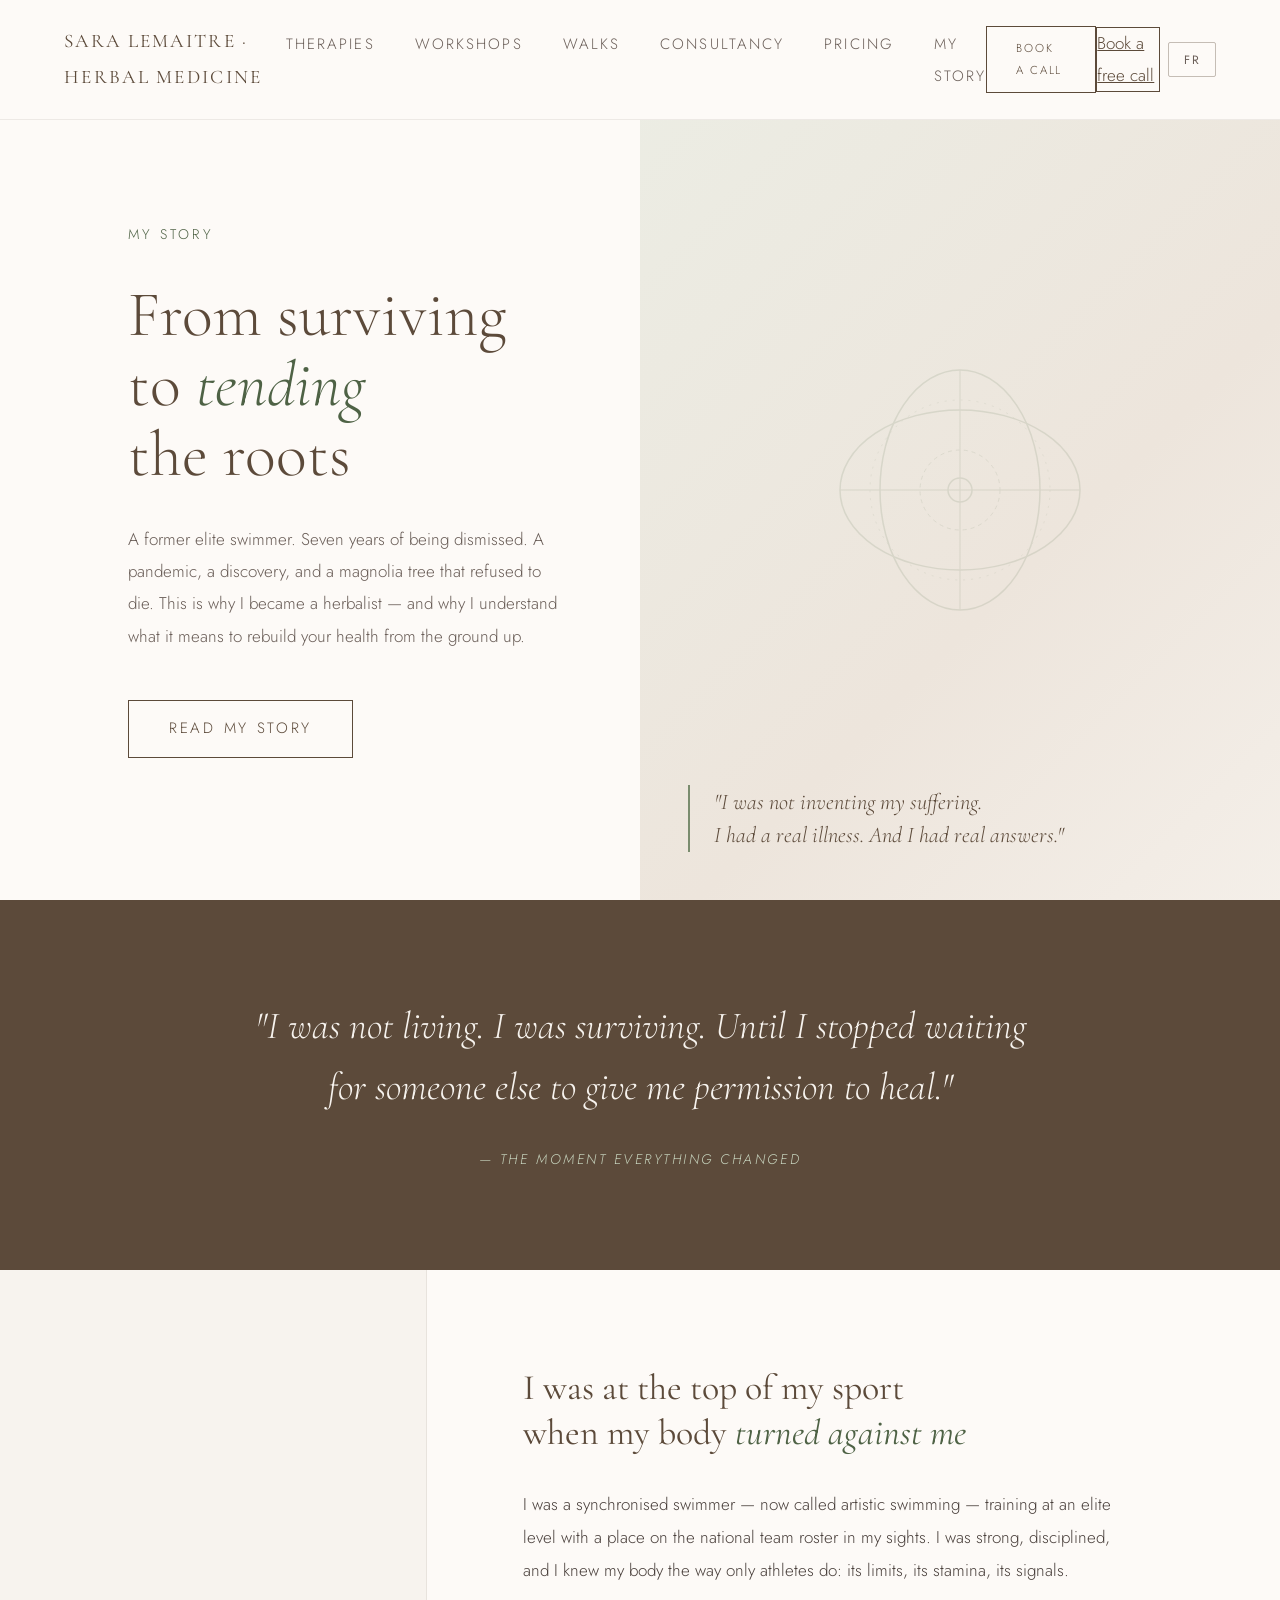
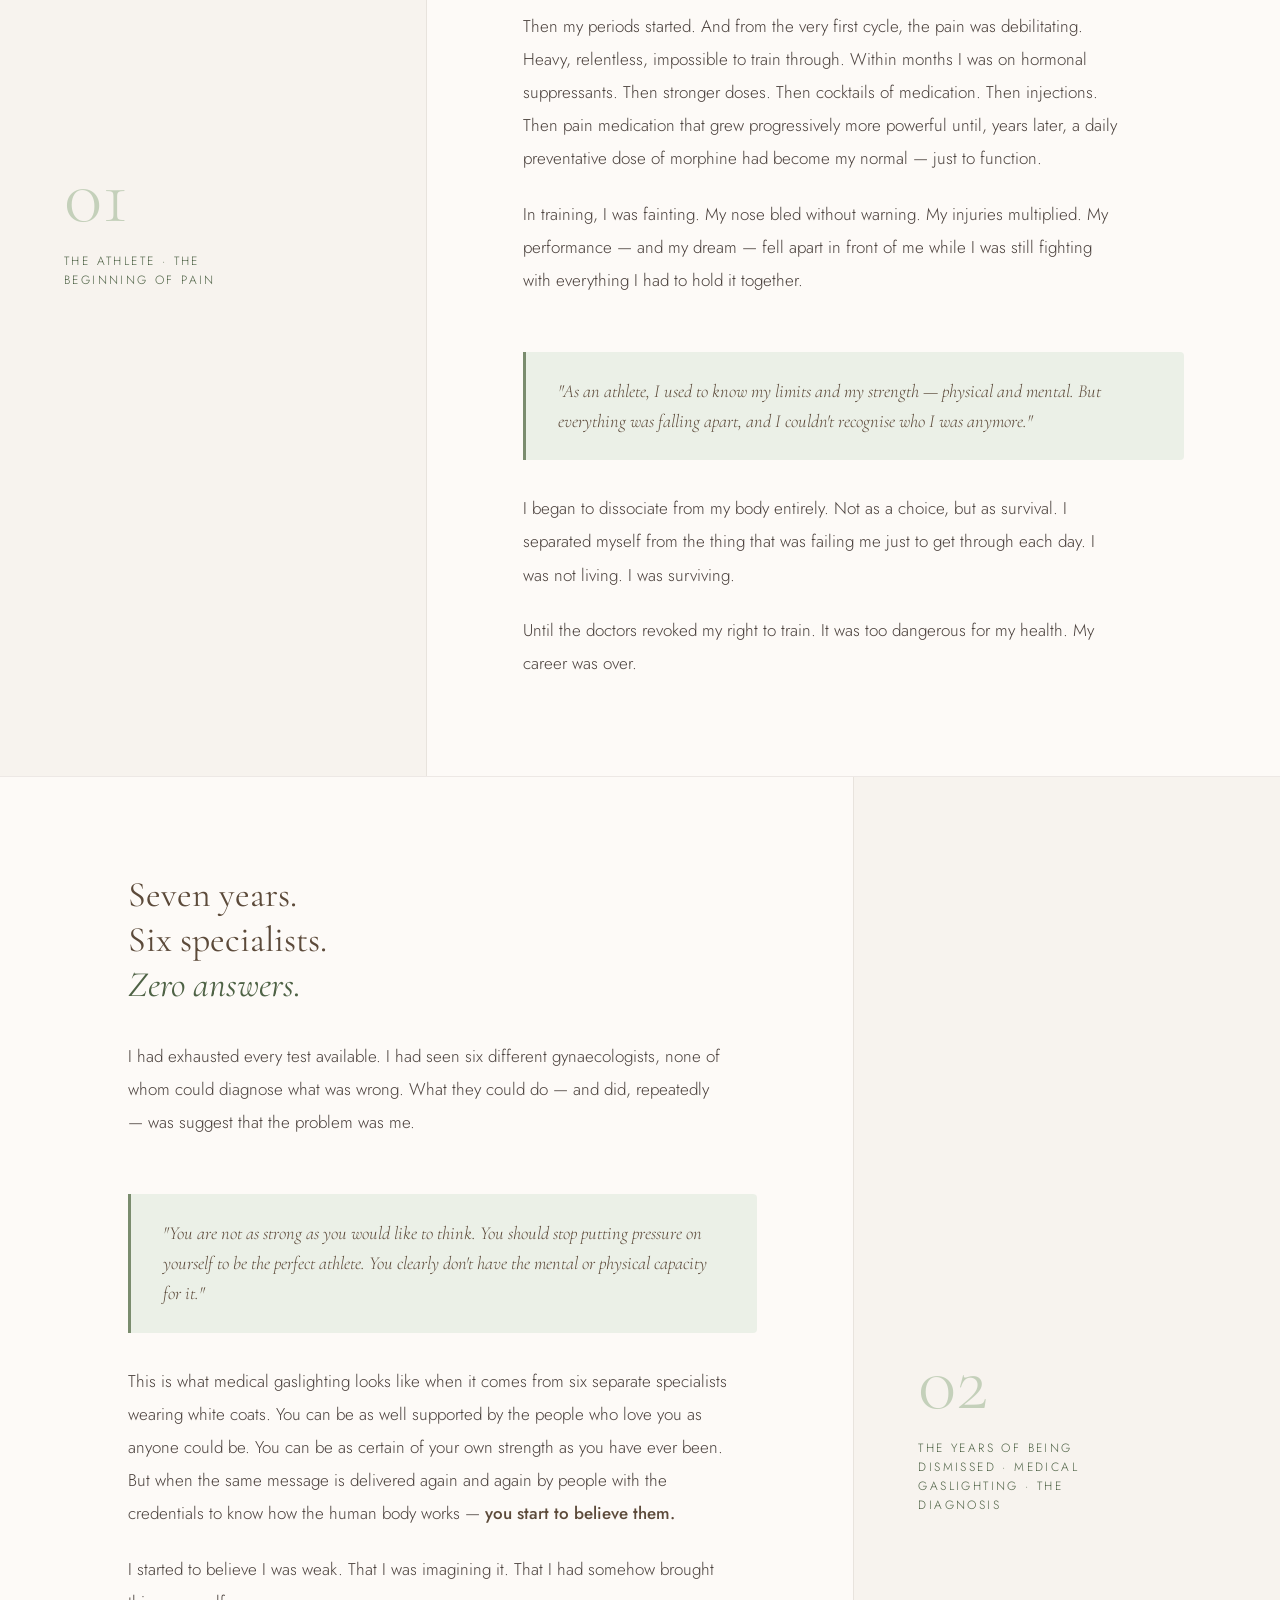
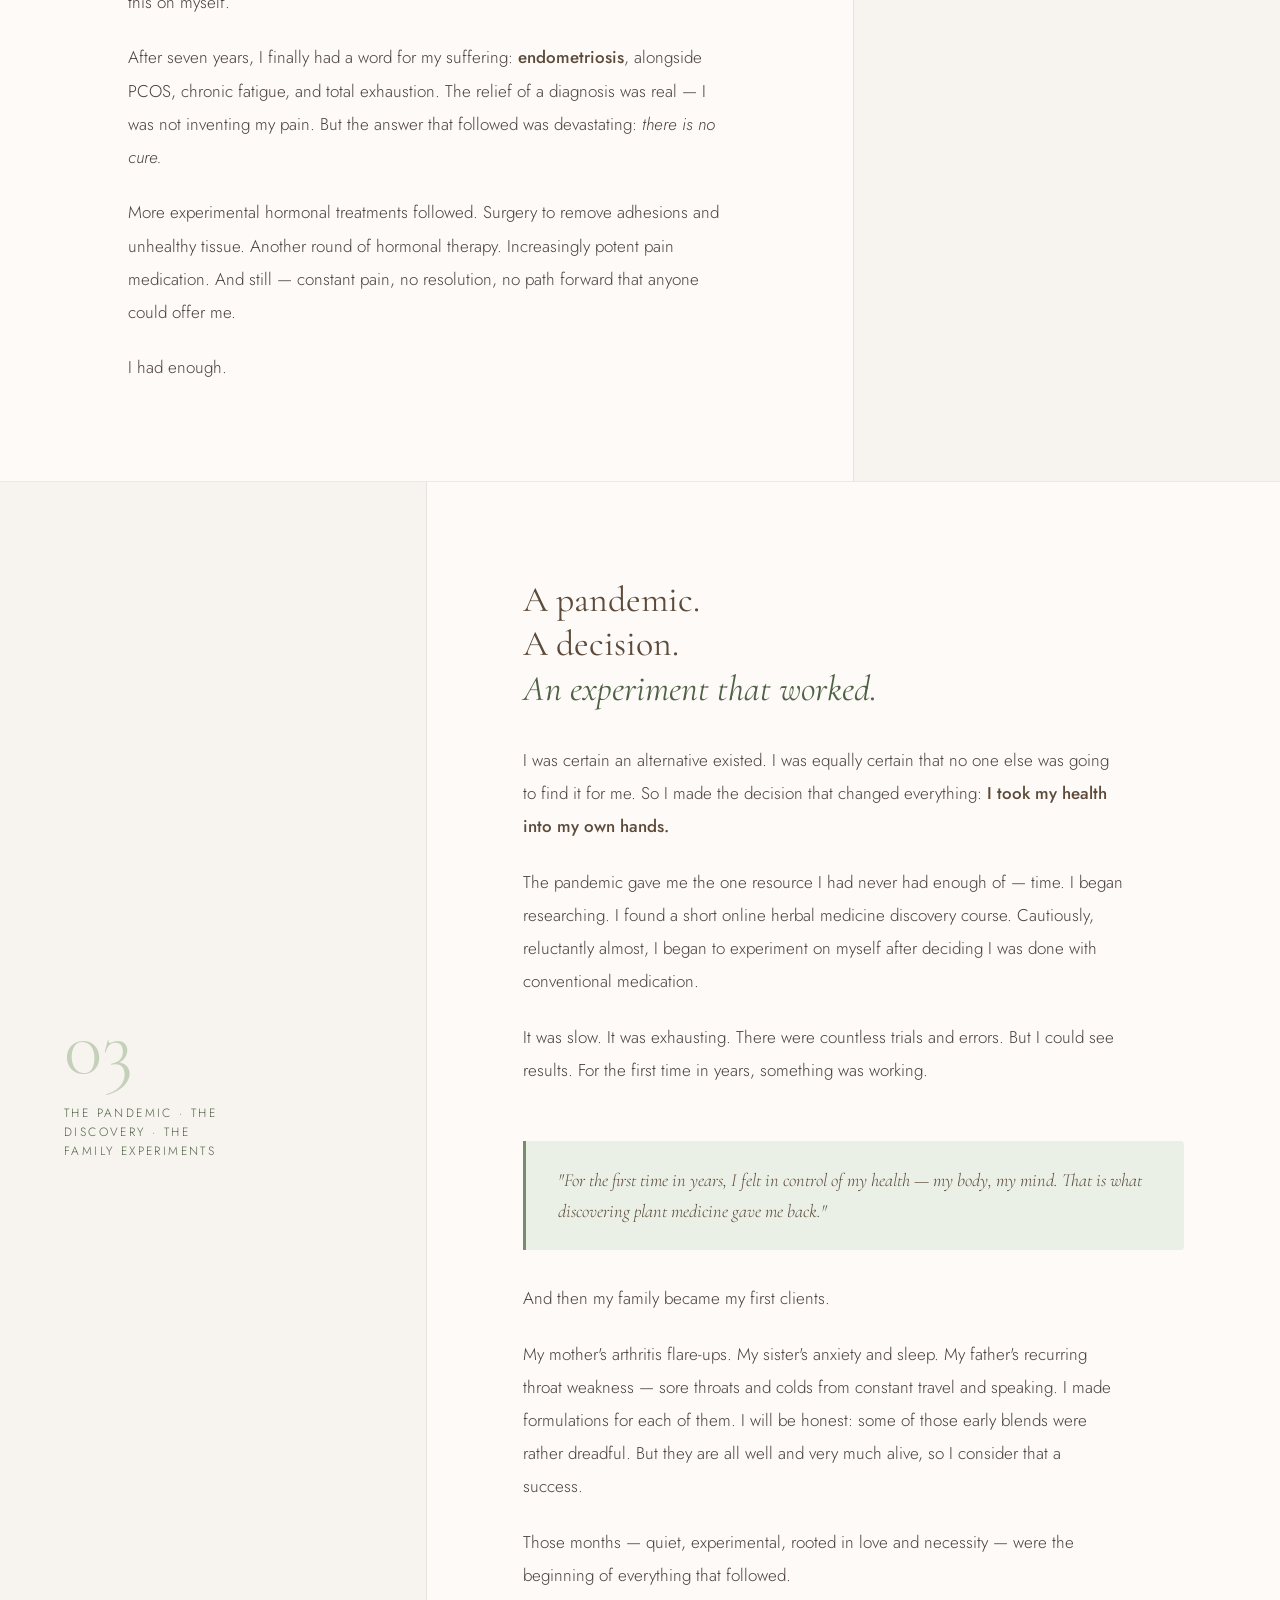
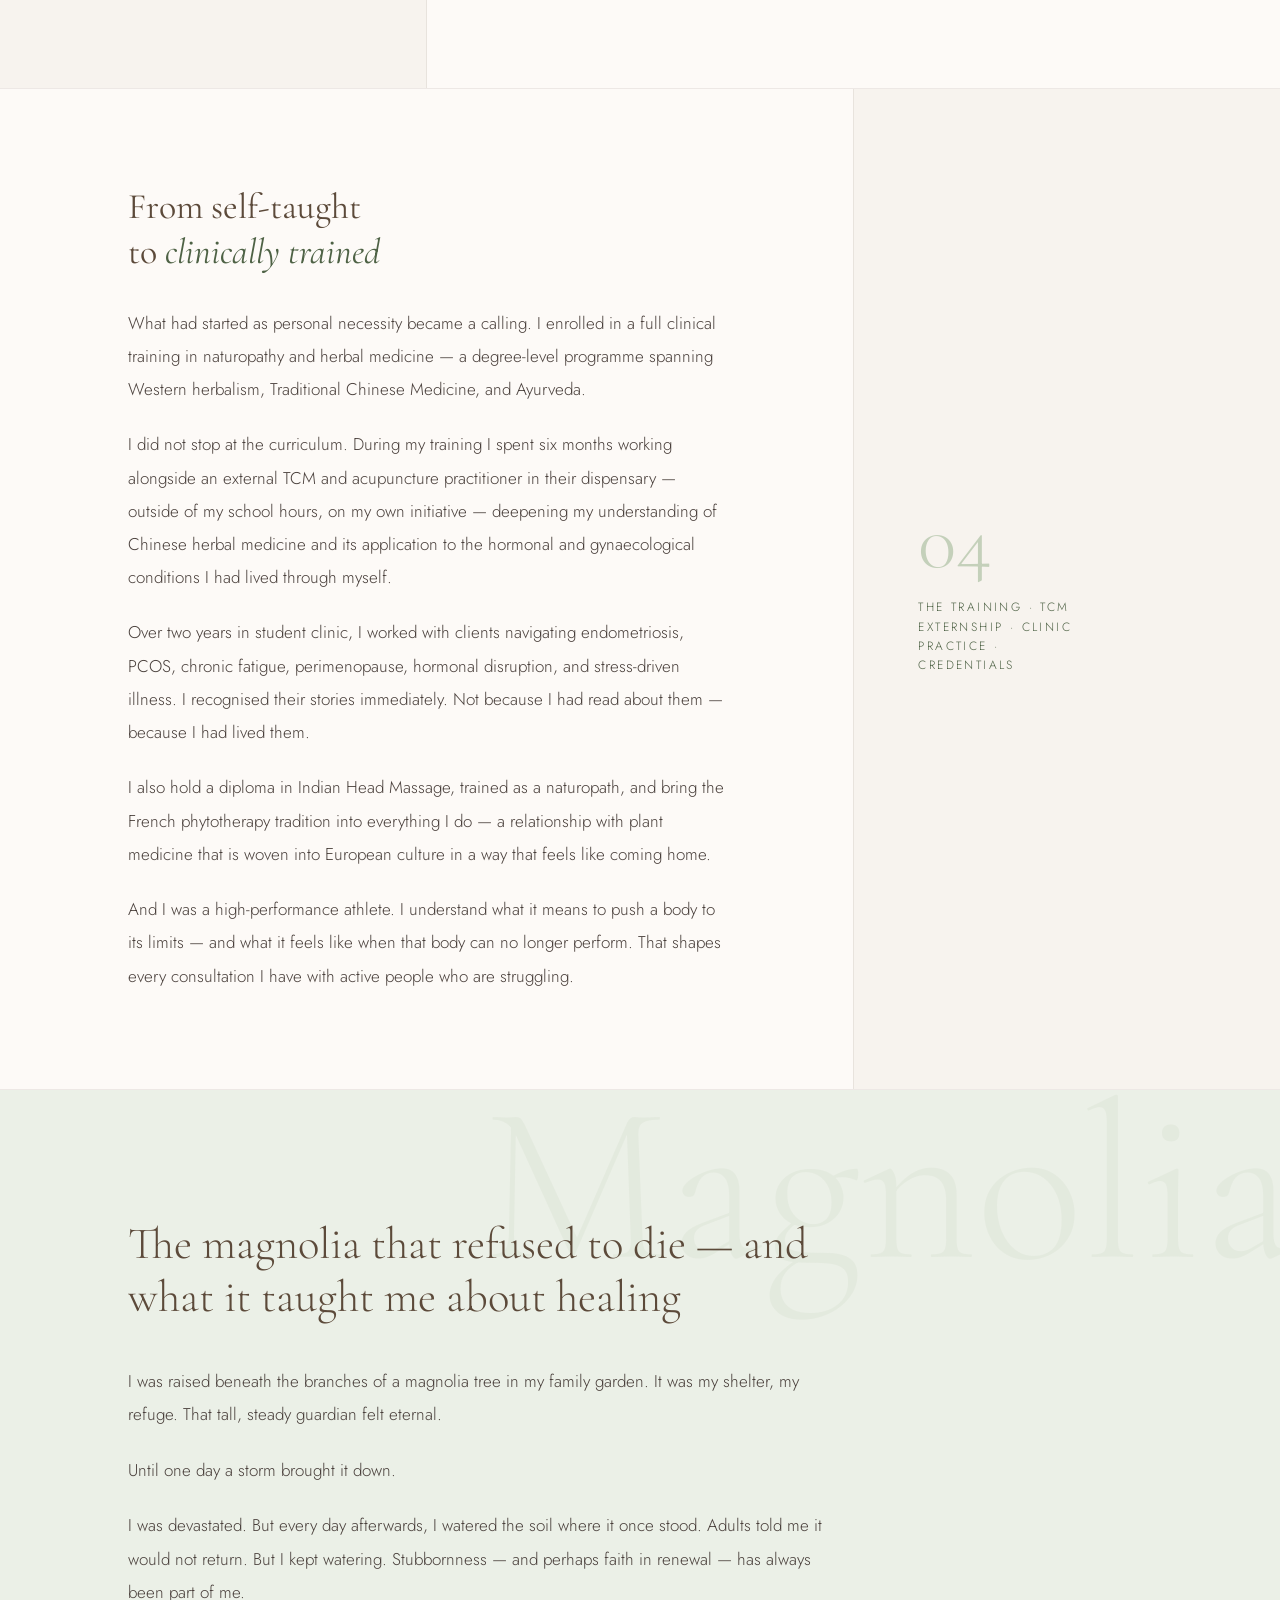
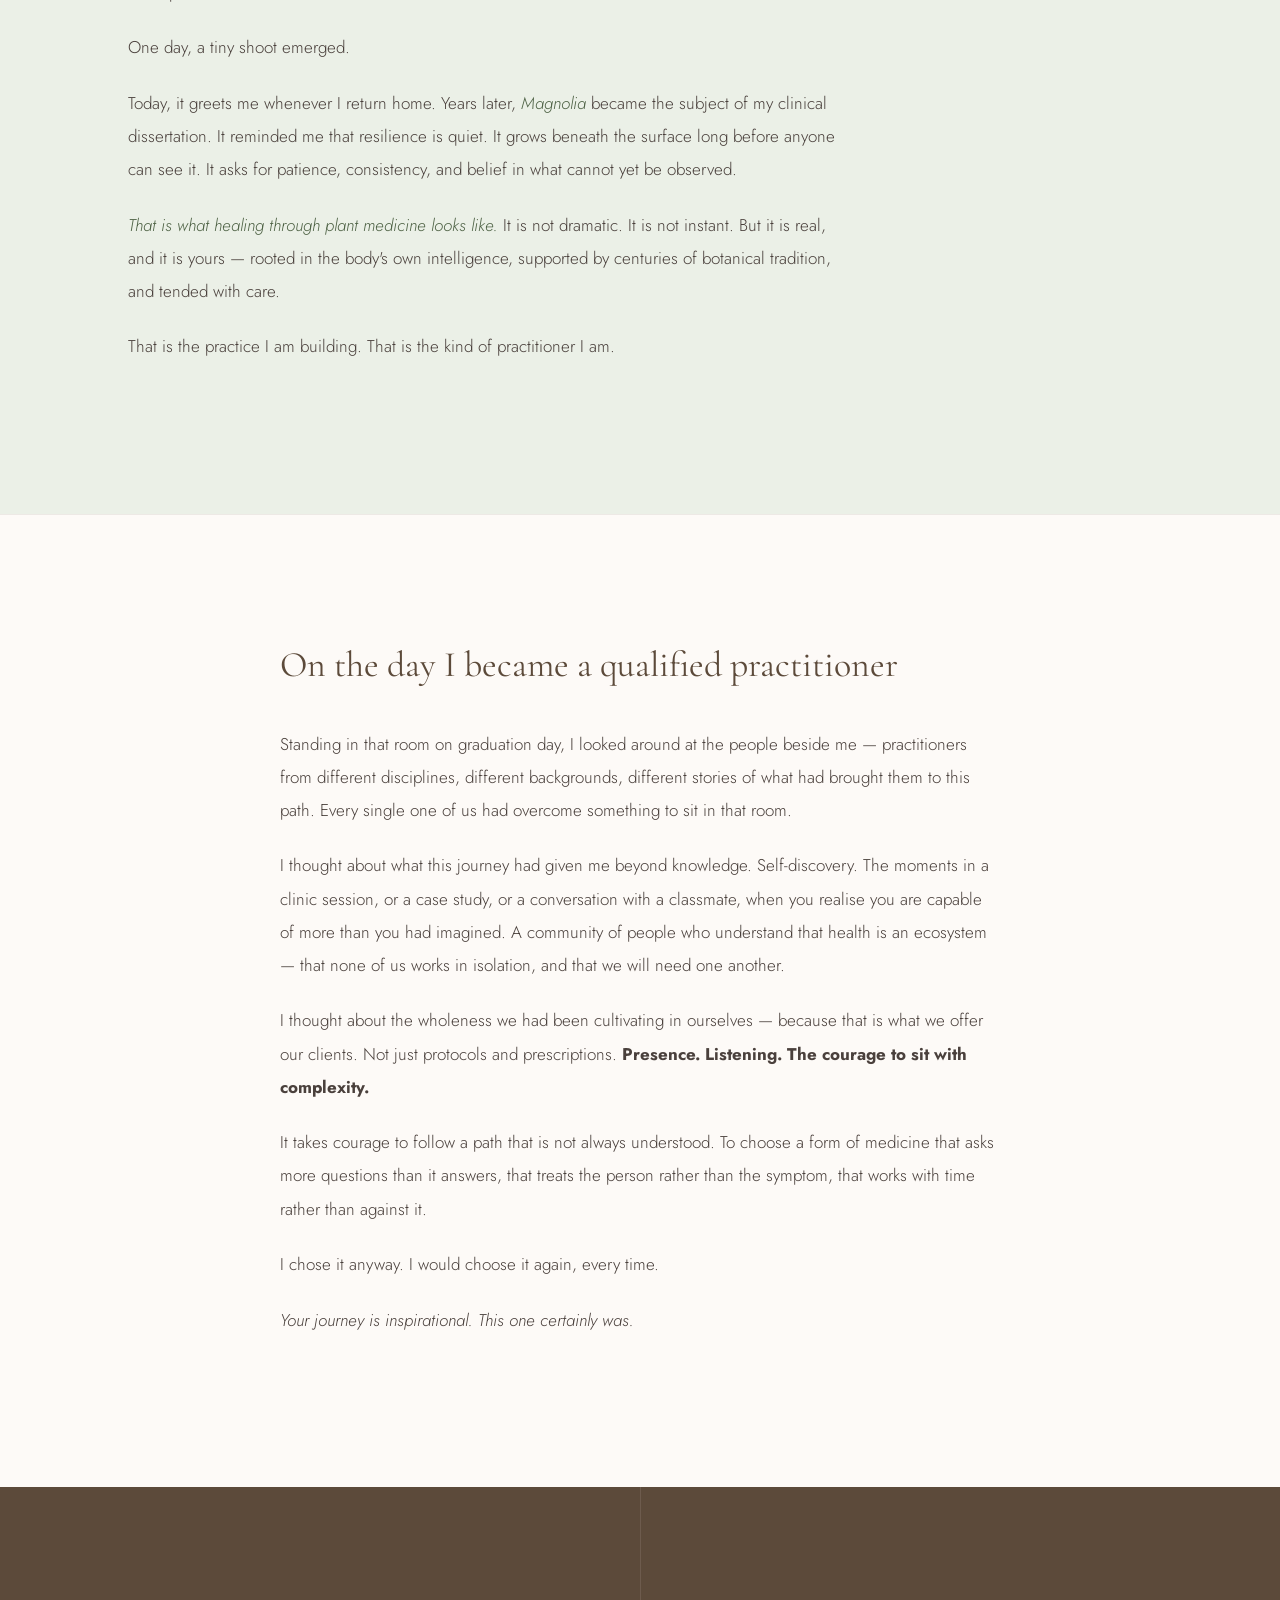
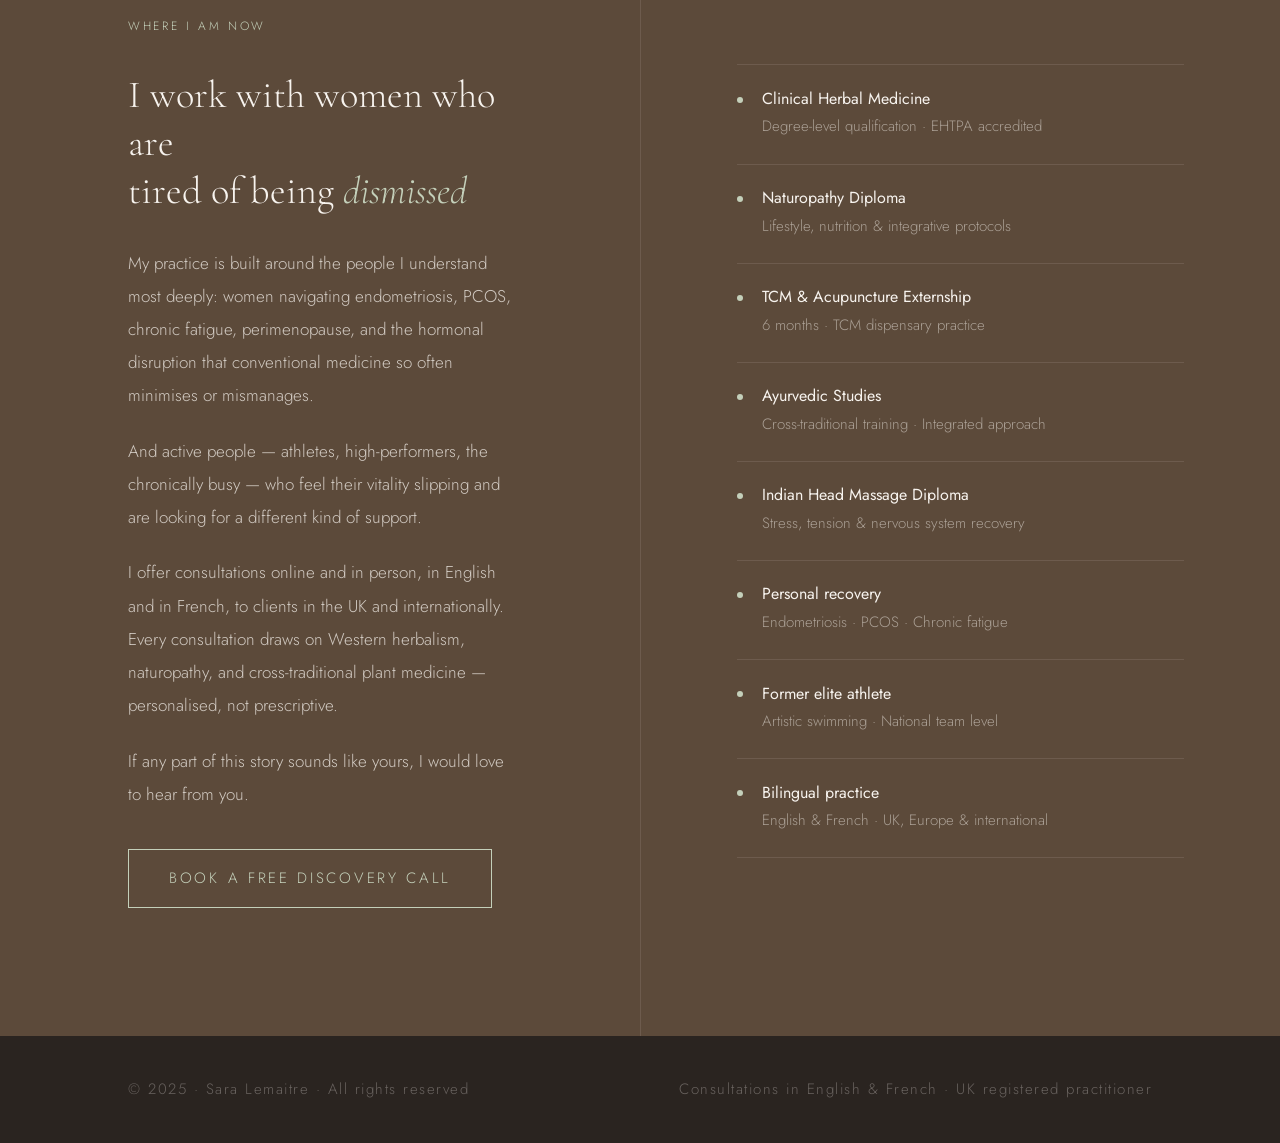
<file: story.html>
<!DOCTYPE html>
<html lang="en">
<head>
<meta charset="UTF-8">
<meta name="viewport" content="width=device-width, initial-scale=1.0">
<title>My Story | Sara Lemaitre — From Elite Athlete to Clinical Herbalist</title>
  <!-- SEO & AI visibility -->
  <meta name="description" content="How seven years of endometriosis, six specialists and a pandemic led me to herbal medicine — and why I became a herbalist to help others navigate the same journey.">
  <meta name="robots" content="index, follow, max-snippet:-1, max-image-preview:large, max-video-preview:-1">
  <meta name="author" content="Sara Lemaitre">
  <meta name="geo.region" content="GB">
  <!-- Open Graph -->
  <meta property="og:type" content="article">
  <meta property="og:title" content="My Story | Sara Lemaitre — From Elite Athlete to Clinical Herbalist">
  <meta property="og:description" content="How seven years of endometriosis, six specialists and a pandemic led me to herbal medicine — and why I became a herbalist to help others navigate the same journey.">
  <meta property="og:url" content="https://www.saralemaitre.com/story.html">
  <meta property="og:site_name" content="Sara Lemaitre Herbal Medicine & Naturopathy">
  <meta property="og:image" content="https://www.saralemaitre.com/images/og-story.jpg">
  <meta property="og:image:width" content="1200">
  <meta property="og:image:height" content="630">
  <meta property="og:locale" content="en_GB">
  <meta property="og:locale:alternate" content="fr_FR">
  <!-- Twitter Card -->
  <meta name="twitter:card" content="summary_large_image">
  <meta name="twitter:title" content="My Story | Sara Lemaitre — From Elite Athlete to Clinical Herbalist">
  <meta name="twitter:description" content="How seven years of endometriosis, six specialists and a pandemic led me to herbal medicine — and why I became a herbalist to help others navigate the same journey.">
  <meta name="twitter:image" content="https://www.saralemaitre.com/images/og-story.jpg">
  <!-- Canonical & hreflang -->
  <link rel="canonical" href="https://www.saralemaitre.com/story.html">
  <link rel="alternate" hreflang="en-gb" href="https://www.saralemaitre.com/story.html">
  <link rel="alternate" hreflang="fr" href="https://www.saralemaitre.com/story.html">
  <link rel="alternate" hreflang="x-default" href="https://www.saralemaitre.com/story.html">
  <!-- Schema.org structured data for AI & search engines -->
  <script type="application/ld+json">
  {
  "@context": "https://schema.org",
  "@graph": [
    {
      "@type": "Person",
      "@id": "https://www.saralemaitre.com/#sara",
      "name": "Sara Lemaitre",
      "givenName": "Sara",
      "familyName": "Lemaitre",
      "jobTitle": "Clinical Herbalist and Naturopath",
      "description": "Clinical herbalist, naturopath, and former elite artistic swimmer specialising in hormonal health, endometriosis, PCOS, chronic fatigue, and athlete performance. Consultations in English and French.",
      "url": "https://www.saralemaitre.com",
      "sameAs": [],
      "knowsLanguage": ["en-GB", "fr-FR"],
      "nationality": {"@type": "Country", "name": "France"},
      "hasCredential": [
        {"@type": "EducationalOccupationalCredential", "credentialCategory": "degree", "name": "BSc Herbal Medicine (EHTPA accredited)"},
        {"@type": "EducationalOccupationalCredential", "credentialCategory": "diploma", "name": "Naturopathy Diploma"},
        {"@type": "EducationalOccupationalCredential", "credentialCategory": "diploma", "name": "Indian Head Massage Diploma"},
        {"@type": "EducationalOccupationalCredential", "credentialCategory": "training", "name": "TCM Dispensary Externship, 6 months"}
      ],
      "alumniOf": {"@type": "Organization", "name": "College of Naturopathic Medicine"}
    },
    {
      "@type": ["MedicalBusiness", "HealthAndBeautyBusiness"],
      "@id": "https://www.saralemaitre.com/#practice",
      "name": "Sara Lemaitre Herbal Medicine & Naturopathy",
      "url": "https://www.saralemaitre.com",
      "founder": {"@id": "https://www.saralemaitre.com/#sara"},
      "description": "Clinical herbal medicine consultations, naturopathy and complementary therapies specialising in hormonal health, endometriosis, PCOS, chronic fatigue and athlete performance.",
      "priceRange": "££",
      "currenciesAccepted": "GBP",
      "areaServed": ["United Kingdom","France","Belgium","Switzerland","Canada","Australia","United States"],
      "availableLanguage": [
        {"@type": "Language", "name": "English", "alternateName": "en"},
        {"@type": "Language", "name": "French", "alternateName": "fr"}
      ],
      "medicalSpecialty": ["Women's Health","Hormonal Health","Naturopathic Medicine","Herbal Medicine"],
      "hasOfferCatalog": {
        "@type": "OfferCatalog",
        "name": "Herbal Medicine & Wellness Services",
        "itemListElement": [
          {"@type": "Offer", "itemOffered": {"@type": "Service", "name": "Initial Herbal Medicine Consultation", "description": "75-80 minute personalised consultation. Full case history, written herbal protocol, naturopathic guidance."}, "price": "140", "priceCurrency": "GBP"},
          {"@type": "Offer", "itemOffered": {"@type": "Service", "name": "Hormonal Reset Programme", "description": "3-session programme for endometriosis, PCOS, perimenopause and chronic fatigue."}, "price": "360", "priceCurrency": "GBP"},
          {"@type": "Offer", "itemOffered": {"@type": "Service", "name": "Indian Head Massage", "description": "60-minute Ayurvedic head massage. Stress, tension, nervous system reset. In person."}, "price": "100", "priceCurrency": "GBP"},
          {"@type": "Offer", "itemOffered": {"@type": "Service", "name": "Free Discovery Call", "description": "Free 15-minute introductory call. No commitment."}, "price": "0", "priceCurrency": "GBP"}
        ]
      }
    }
  ]
}
  </script>
  <link rel="preconnect" href="https://fonts.googleapis.com">
<link rel="preconnect" href="https://fonts.gstatic.com" crossorigin>
<link href="https://fonts.googleapis.com/css2?family=Cormorant+Garamond:ital,wght@0,300;0,400;0,500;1,300;1,400&family=Jost:wght@300;400;500&display=swap" rel="stylesheet">
<style>
  :root {
    --cream: #F7F3EE;
    --warm-white: #FDFAF7;
    --sage: #7A8C6E;
    --sage-text: #4E6245;
    --sage-light: #C4D0BA;
    --sage-pale: #EBF0E7;
    --bark: #5C4A3A;
    --bark-light: #8C7060;
    --bark-pale: #EDE5DC;
    --charcoal: #2A2420;
    --muted: #6A5E58;
    --gold: #C4A25A;
    --gold-pale: #F5EDD6;
  }

  *, *::before, *::after { box-sizing: border-box; margin: 0; padding: 0; }

  html { scroll-behavior: smooth; }

  body {
    background: var(--warm-white);
    color: var(--charcoal);
    font-family: 'Jost', sans-serif;
    font-size: 1.0625rem;
    font-weight: 300;
    line-height: 1.85;
    overflow-x: hidden;
  }

  /* ── NAV ── */
  nav {
    position: fixed; top: 0; left: 0; right: 0; z-index: 100;
    padding: 1.5rem 4rem;
    display: flex; justify-content: space-between; align-items: center;
    background: rgba(253,250,247,0.92);
    backdrop-filter: blur(8px);
    border-bottom: 1px solid rgba(122,108,100,0.1);
  }
  .nav-logo {
    font-family: 'Cormorant Garamond', serif;
    font-size: 1.2rem;
    font-weight: 400;
    letter-spacing: .12em;
    text-transform: uppercase;
    color: var(--bark);
    text-decoration: none;
  }
  .nav-links { display: flex; gap: 2.5rem; list-style: none; }
  .nav-links a {
    font-size: .9375rem;
    letter-spacing: .14em;
    text-transform: uppercase;
    color: var(--muted);
    text-decoration: none;
    transition: color .2s;
  }
  .nav-links a:hover { color: var(--bark); }

  /* ── HERO ── */
  .hero {
    min-height: 100vh;
    display: grid;
    grid-template-columns: 1fr 1fr;
    padding-top: 80px;
  }
  .hero-text {
    display: flex; flex-direction: column; justify-content: center;
    padding: 8rem 5rem 8rem 8rem;
  }
  .hero-eyebrow {
    font-size: .875rem;
    letter-spacing: .22em;
    text-transform: uppercase;
    color: var(--sage-text);
    margin-bottom: 2rem;
    opacity: 0;
    animation: fadeUp .8s .2s forwards;
  }
  .hero-title {
    font-family: 'Cormorant Garamond', serif;
    font-size: clamp(3rem, 5vw, 4.5rem);
    font-weight: 300;
    line-height: 1.1;
    color: var(--bark);
    margin-bottom: 2rem;
    opacity: 0;
    animation: fadeUp .8s .4s forwards;
  }
  .hero-title em {
    font-style: italic;
    color: var(--sage-text);
  }
  .hero-subtitle {
    font-size: 1.0625rem;
    color: var(--muted);
    line-height: 1.9;
    max-width: 480px;
    margin-bottom: 3rem;
    opacity: 0;
    animation: fadeUp .8s .6s forwards;
  }
  .hero-cta {
    display: inline-block;
    padding: .9rem 2.5rem;
    border: 1px solid var(--bark);
    color: var(--bark);
    text-decoration: none;
    font-size: .9375rem;
    letter-spacing: .18em;
    text-transform: uppercase;
    transition: all .25s;
    align-self: flex-start;
    opacity: 0;
    animation: fadeUp .8s .8s forwards;
  }
  .hero-cta:hover {
    background: var(--bark);
    color: var(--warm-white);
  }
  .hero-visual {
    position: relative;
    background: var(--bark-pale);
    overflow: hidden;
    opacity: 0;
    animation: fadeIn 1.2s .3s forwards;
  }
  .hero-visual::before {
    content: '';
    position: absolute; inset: 0;
    background: linear-gradient(135deg, var(--sage-pale) 0%, var(--bark-pale) 60%, var(--cream) 100%);
    opacity: .7;
  }
  /* decorative botanical element */
  .hero-visual .botanical {
    position: absolute;
    top: 50%; left: 50%;
    transform: translate(-50%, -50%);
    width: 320px; height: 320px;
    opacity: .18;
  }
  .hero-caption {
    position: absolute;
    bottom: 3rem; left: 3rem; right: 3rem;
    font-family: 'Cormorant Garamond', serif;
    font-size: 1.4rem;
    font-style: italic;
    color: var(--bark);
    line-height: 1.5;
    border-left: 2px solid var(--sage);
    padding-left: 1.5rem;
  }

  /* ── PULL QUOTE ── */
  .pull-quote {
    background: var(--bark);
    padding: 6rem 8rem;
    text-align: center;
  }
  .pull-quote p {
    font-family: 'Cormorant Garamond', serif;
    font-size: clamp(1.6rem, 3vw, 2.4rem);
    font-weight: 300;
    font-style: italic;
    color: var(--cream);
    line-height: 1.6;
    max-width: 780px;
    margin: 0 auto 1.5rem;
  }
  .pull-quote cite {
    font-size: .875rem;
    letter-spacing: .18em;
    text-transform: uppercase;
    color: var(--sage-light);
  }

  /* ── STORY SECTIONS ── */
  .story-section {
    display: grid;
    grid-template-columns: 1fr 2fr;
    gap: 0;
    border-bottom: 1px solid rgba(122,108,100,0.12);
  }
  .story-section.reverse { grid-template-columns: 2fr 1fr; }
  .story-aside {
    padding: 6rem 4rem;
    background: var(--cream);
    display: flex; flex-direction: column; justify-content: center; align-items: flex-start;
    border-right: 1px solid rgba(122,108,100,0.12);
  }
  .story-section.reverse .story-aside { border-right: none; border-left: 1px solid rgba(122,108,100,0.12); }
  .story-number {
    font-family: 'Cormorant Garamond', serif;
    font-size: 5rem;
    font-weight: 300;
    color: var(--sage-light);
    line-height: 1;
    margin-bottom: 1rem;
  }
  .story-tag {
    font-size: .75rem;
    letter-spacing: .2em;
    text-transform: uppercase;
    color: var(--sage-text);
    line-height: 1.6;
    max-width: 180px;
  }
  .story-body {
    padding: 6rem 6rem 6rem 6rem;
    display: flex; flex-direction: column; justify-content: center;
  }
  .story-body h2 {
    font-family: 'Cormorant Garamond', serif;
    font-size: clamp(1.8rem, 2.8vw, 2.6rem);
    font-weight: 400;
    color: var(--bark);
    line-height: 1.25;
    margin-bottom: 2rem;
  }
  .story-body h2 em { font-style: italic; color: var(--sage-text); }
  .story-body p {
    font-size: 1.0625rem;
    color: #4A403C;
    line-height: 1.95;
    margin-bottom: 1.4rem;
    max-width: 600px;
  }
  .story-body p:last-child { margin-bottom: 0; }
  .story-body p strong {
    font-weight: 500;
    color: var(--bark);
  }

  /* ── INSET QUOTE ── */
  .inset-quote {
    margin: 2rem 0;
    padding: 1.5rem 2rem;
    border-left: 3px solid var(--sage);
    background: var(--sage-pale);
    border-radius: 0 4px 4px 0;
  }
  .inset-quote p {
    font-family: 'Cormorant Garamond', serif;
    font-size: 1.15rem !important;
    font-style: italic;
    color: var(--bark) !important;
    margin-bottom: 0 !important;
    line-height: 1.65 !important;
  }

  /* ── MAGNOLIA SECTION ── */
  .magnolia-section {
    background: var(--sage-pale);
    padding: 8rem;
    position: relative;
    overflow: hidden;
  }
  .magnolia-section::before {
    content: 'Magnolia';
    position: absolute;
    top: -1rem; right: -1rem;
    font-family: 'Cormorant Garamond', serif;
    font-size: 14rem;
    font-weight: 300;
    color: var(--sage-light);
    opacity: .18;
    pointer-events: none;
    line-height: 1;
  }
  .magnolia-inner {
    max-width: 720px;
    position: relative;
    z-index: 1;
  }
  .magnolia-inner h2 {
    font-family: 'Cormorant Garamond', serif;
    font-size: clamp(2rem, 3.5vw, 3rem);
    font-weight: 300;
    color: var(--bark);
    line-height: 1.2;
    margin-bottom: 2.5rem;
  }
  .magnolia-inner p {
    font-size: 1.0625rem;
    color: #4A403C;
    line-height: 1.95;
    margin-bottom: 1.4rem;
  }
  .magnolia-inner p em {
    font-style: italic;
    color: var(--sage-text);
  }

  /* ── GRADUATION SECTION ── */
  .graduation-section {
    padding: 8rem;
    background: var(--warm-white);
    border-top: 1px solid rgba(122,108,100,0.12);
  }
  .graduation-inner { max-width: 720px; margin: 0 auto; }
  .graduation-inner h2 {
    font-family: 'Cormorant Garamond', serif;
    font-size: clamp(1.8rem, 2.8vw, 2.4rem);
    font-weight: 400;
    color: var(--bark);
    line-height: 1.25;
    margin-bottom: 2.5rem;
  }
  .graduation-inner p {
    font-size: 1.0625rem;
    color: #4A403C;
    line-height: 1.95;
    margin-bottom: 1.4rem;
  }

  /* ── NOW SECTION ── */
  .now-section {
    display: grid;
    grid-template-columns: 1fr 1fr;
    background: var(--bark);
    color: var(--cream);
  }
  .now-text {
    padding: 8rem;
    display: flex; flex-direction: column; justify-content: center;
  }
  .now-text .eyebrow {
    font-size: .75rem;
    letter-spacing: .22em;
    text-transform: uppercase;
    color: var(--sage-light);
    margin-bottom: 2rem;
  }
  .now-text h2 {
    font-family: 'Cormorant Garamond', serif;
    font-size: clamp(2rem, 3vw, 2.8rem);
    font-weight: 300;
    color: var(--cream);
    line-height: 1.25;
    margin-bottom: 2rem;
  }
  .now-text h2 em { font-style: italic; color: var(--sage-light); }
  .now-text p {
    font-size: 1.0625rem;
    color: rgba(247,243,238,0.75);
    line-height: 1.95;
    margin-bottom: 1.4rem;
    max-width: 480px;
  }
  .now-cta {
    display: inline-block;
    margin-top: 1rem;
    padding: .9rem 2.5rem;
    border: 1px solid var(--sage-light);
    color: var(--sage-light);
    text-decoration: none;
    font-size: .9375rem;
    letter-spacing: .18em;
    text-transform: uppercase;
    transition: all .25s;
    align-self: flex-start;
  }
  .now-cta:hover {
    background: var(--sage-light);
    color: var(--bark);
  }
  .credentials-panel {
    padding: 8rem 6rem;
    border-left: 1px solid rgba(247,243,238,0.1);
    display: flex; flex-direction: column; justify-content: center; gap: 0;
  }
  .credential-item {
    padding: 1.4rem 0;
    border-bottom: 1px solid rgba(247,243,238,0.1);
    display: flex; align-items: flex-start; gap: 1.2rem;
  }
  .credential-item:first-child { border-top: 1px solid rgba(247,243,238,0.1); }
  .cred-dot {
    width: 6px; height: 6px;
    border-radius: 50%;
    background: var(--sage-light);
    flex-shrink: 0;
    margin-top: .55rem;
  }
  .cred-name {
    font-size: 1rem;
    font-weight: 400;
    color: var(--cream);
    line-height: 1.4;
  }
  .cred-detail {
    font-size: .9375rem;
    color: rgba(247,243,238,0.5);
    margin-top: .2rem;
  }

  /* ── FOOTER STRIP ── */
  .footer-strip {
    background: var(--charcoal);
    padding: 2.5rem 8rem;
    display: flex; justify-content: space-between; align-items: center;
  }
  .footer-strip p {
    font-size: .9375rem;
    letter-spacing: .1em;
    color: rgba(247,243,238,0.3);
  }

  /* ── ANIMATIONS ── */
  @keyframes fadeUp {
    from { opacity: 0; transform: translateY(20px); }
    to   { opacity: 1; transform: translateY(0); }
  }
  @keyframes fadeIn {
    from { opacity: 0; }
    to   { opacity: 1; }
  }

  .reveal {
    opacity: 0;
    transform: translateY(24px);
    transition: opacity .7s ease, transform .7s ease;
  }
  .reveal.visible {
    opacity: 1;
    transform: translateY(0);
  }

  @media (max-width: 900px) {
    nav { padding: 1.2rem 2rem; }
    .hero { grid-template-columns: 1fr; }
    .hero-text { padding: 6rem 2.5rem 4rem; }
    .hero-visual { display: none; }
    .pull-quote { padding: 5rem 2.5rem; }
    .story-section,
    .story-section.reverse { grid-template-columns: 1fr; }
    .story-aside { padding: 4rem 2.5rem 2rem; border: none; border-bottom: 1px solid rgba(122,108,100,0.12); }
    .story-body { padding: 2.5rem 2.5rem 4rem; }
    .magnolia-section, .graduation-section { padding: 5rem 2.5rem; }
    .now-section { grid-template-columns: 1fr; }
    .now-text { padding: 5rem 2.5rem; }
    .credentials-panel { padding: 2.5rem 2.5rem 5rem; border-left: none; border-top: 1px solid rgba(247,243,238,0.1); }
    .footer-strip { padding: 2rem 2.5rem; flex-direction: column; gap: 1rem; text-align: center; }
  }

  /* ── WCAG 2.2 AA: Visible focus indicators ── */
  :focus-visible {
    outline: 3px solid #5C4A3A;
    outline-offset: 3px;
    border-radius: 2px;
  }
  a:focus-visible, button:focus-visible, input:focus-visible,
  select:focus-visible, textarea:focus-visible {
    outline: 3px solid #5C4A3A;
    outline-offset: 3px;
  }

  /* Screen-reader only utility */
  .sr-only {
    position: absolute; width: 1px; height: 1px;
    padding: 0; margin: -1px; overflow: hidden;
    clip: rect(0,0,0,0); white-space: nowrap; border: 0;
  }

  /* ── Skip navigation link ── */
  .skip-nav {
    position: absolute; top: -100px; left: 1rem; z-index: 9999;
    background: #5C4A3A; color: #F7F3EE;
    padding: .75rem 1.5rem; font-size: 1.0625rem;
    text-decoration: none; border-radius: 0 0 4px 4px;
    transition: top .2s;
  }
  .skip-nav:focus { top: 0; }


  /* ── Mobile hamburger menu ── */
  .hamburger {
    display: none; flex-direction: column; gap: 5px;
    background: none; border: none; cursor: pointer;
    padding: .5rem; margin-left: .5rem;
  }
  .hamburger span {
    display: block; width: 22px; height: 2px;
    background: var(--bark); border-radius: 2px;
    transition: all .25s;
  }
  .hamburger[aria-expanded="true"] span:nth-child(1) { transform: translateY(7px) rotate(45deg); }
  .hamburger[aria-expanded="true"] span:nth-child(2) { opacity: 0; }
  .hamburger[aria-expanded="true"] span:nth-child(3) { transform: translateY(-7px) rotate(-45deg); }
  
  @media (max-width: 1024px) {
    .hamburger { display: flex; }
    .nav-links {
      display: none; position: fixed; top: 73px; left: 0; right: 0;
      background: rgba(253,250,247,0.98); backdrop-filter: blur(12px);
      flex-direction: column; gap: 0; padding: 1rem 0;
      border-bottom: 1px solid rgba(122,108,100,0.12);
      z-index: 99;
    }
    .nav-links.open { display: flex; }
    .nav-links li a {
      display: block; padding: .9rem 2rem;
      font-size: 1.0625rem; letter-spacing: .08em;
      border-bottom: 1px solid rgba(122,108,100,0.06);
    }
    .nav-book { display: none; }
  }



  .lang-toggle {
    font-size: .75rem; letter-spacing: .16em; text-transform: uppercase;
    padding: .45rem .9rem; border: 1px solid rgba(247,243,238,.5);
    background: none; color: rgba(247,243,238,.85); cursor: pointer;
    font-family: 'Jost', sans-serif; border-radius: 2px;
    transition: all .3s; margin-left: .5rem;
  }
  nav.scrolled .lang-toggle { border-color: rgba(92,74,58,.35); color: var(--muted); }
  .lang-toggle:hover, nav.scrolled .lang-toggle:hover { border-color: var(--bark); color: var(--bark); }


  /* Pages with light-coloured heroes — nav starts dark */
  body[data-nav="light"] nav {
    background: rgba(253,250,247,0.85);
    backdrop-filter: blur(8px);
  }
  body[data-nav="light"] .nav-logo { color: var(--bark); }
  body[data-nav="light"] .nav-links a { color: var(--muted); }
  body[data-nav="light"] .nav-links a:hover { color: var(--bark); }
  body[data-nav="light"] .nav-book { border-color: var(--bark); color: var(--bark); }
  body[data-nav="light"] .lang-toggle { border-color: rgba(92,74,58,.35); color: var(--muted); }

</style>
</head>
<body data-nav="light">
<a href="#main-content" class="skip-nav">Skip to main content</a>

<!-- NAV -->
<nav role="navigation" aria-label="Main navigation">
  <a href="#" class="nav-logo">Sara Lemaitre · Herbal Medicine</a>
  <ul class="nav-links" id="nav-links">
    <li><a href="therapies.html" data-i18n="nav.therapies">Therapies</a></li>
    <li><a href="workshops.html" data-i18n="nav.workshops">Workshops</a></li>
    <li><a href="walks.html" data-i18n="nav.walks">Walks</a></li>
    <li><a href="consultancy.html" data-i18n="nav.consultancy">Consultancy</a></li>
    <li><a href="pricing.html" data-i18n="nav.pricing">Pricing</a></li>
    <li><a href="story.html" class="active" aria-current="page" data-i18n="story.hero.eyebrow">My story</a></li>
  </ul>
  <a href="https://calendly.com/sara-lemaitre-herbalist" target="_blank" rel="noopener" style="font-size:.72rem;letter-spacing:.16em;text-transform:uppercase;padding:.7rem 1.8rem;border:1px solid var(--bark);color:var(--bark);text-decoration:none;">Book a call</a>
  <a href="https://calendly.com/sara-lemaitre-herbalist" target="_blank" rel="noopener" class="nav-book" data-i18n="nav.book">Book a free call</a>
  <button class="lang-toggle" data-current-lang="en" aria-label="Switch to French" onclick="SL_toggleLang(this)">FR</button>
  <button class="hamburger" aria-label="Open navigation menu" aria-expanded="false" aria-controls="nav-links" onclick="toggleNav(this)">
    <span></span><span></span><span></span>
  </button>
</nav>

<!-- HERO -->
<section id="main-content" role="main" class="hero">
  <div class="hero-text">
    <p class="hero-eyebrow">My story</p>
    <h1 class="hero-title">From surviving<br>to <em>tending</em><br>the roots</h1>
    <p class="hero-subtitle">A former elite swimmer. Seven years of being dismissed. A pandemic, a discovery, and a magnolia tree that refused to die. This is why I became a herbalist — and why I understand what it means to rebuild your health from the ground up.</p>
    <a href="#story" class="hero-cta">Read my story</a>
  </div>
  <div class="hero-visual">
    <svg class="botanical" viewBox="0 0 320 320" fill="none" xmlns="http://www.w3.org/2000/svg">
      <ellipse cx="160" cy="160" rx="120" ry="80" stroke="#7A8C6E" stroke-width="1.5" fill="none"/>
      <ellipse cx="160" cy="160" rx="80" ry="120" stroke="#7A8C6E" stroke-width="1.5" fill="none"/>
      <line x1="160" y1="40" x2="160" y2="280" stroke="#7A8C6E" stroke-width="1"/>
      <line x1="40" y1="160" x2="280" y2="160" stroke="#7A8C6E" stroke-width="1"/>
      <circle cx="160" cy="160" r="12" stroke="#7A8C6E" stroke-width="1.5" fill="none"/>
      <circle cx="160" cy="160" r="40" stroke="#7A8C6E" stroke-width=".8" fill="none" stroke-dasharray="4 4"/>
      <circle cx="160" cy="160" r="90" stroke="#7A8C6E" stroke-width=".6" fill="none" stroke-dasharray="2 6"/>
    </svg>
    <div class="hero-caption">
      "I was not inventing my suffering.<br>I had a real illness. And I had real answers."
    </div>
  </div>
</section>

<!-- PULL QUOTE -->
<div class="pull-quote">
  <p>"I was not living. I was surviving. Until I stopped waiting for someone else to give me permission to heal."</p>
  <cite>— The moment everything changed</cite>
</div>

<!-- STORY SECTIONS -->
<div id="story">

  <!-- 01 — The athlete -->
  <div class="story-section reveal">
    <div class="story-aside">
      <div class="story-number">01</div>
      <div class="story-tag">The athlete · The beginning of pain</div>
    </div>
    <div class="story-body">
      <h2>I was at the top of my sport<br>when my body <em>turned against me</em></h2>
      <p>I was a synchronised swimmer — now called artistic swimming — training at an elite level with a place on the national team roster in my sights. I was strong, disciplined, and I knew my body the way only athletes do: its limits, its stamina, its signals.</p>
      <p>Then my periods started. And from the very first cycle, the pain was debilitating. Heavy, relentless, impossible to train through. Within months I was on hormonal suppressants. Then stronger doses. Then cocktails of medication. Then injections. Then pain medication that grew progressively more powerful until, years later, a daily preventative dose of morphine had become my normal — just to function.</p>
      <p>In training, I was fainting. My nose bled without warning. My injuries multiplied. My performance — and my dream — fell apart in front of me while I was still fighting with everything I had to hold it together.</p>
      <div class="inset-quote">
        <p>"As an athlete, I used to know my limits and my strength — physical and mental. But everything was falling apart, and I couldn't recognise who I was anymore."</p>
      </div>
      <p>I began to dissociate from my body entirely. Not as a choice, but as survival. I separated myself from the thing that was failing me just to get through each day. I was not living. I was surviving.</p>
      <p>Until the doctors revoked my right to train. It was too dangerous for my health. My career was over.</p>
    </div>
  </div>

  <!-- 02 — The gaslighting -->
  <div class="story-section reverse reveal">
    <div class="story-body" style="padding-left: 8rem;">
      <h2>Seven years.<br>Six specialists.<br><em>Zero answers.</em></h2>
      <p>I had exhausted every test available. I had seen six different gynaecologists, none of whom could diagnose what was wrong. What they could do — and did, repeatedly — was suggest that the problem was me.</p>
      <div class="inset-quote">
        <p>"You are not as strong as you would like to think. You should stop putting pressure on yourself to be the perfect athlete. You clearly don't have the mental or physical capacity for it."</p>
      </div>
      <p>This is what medical gaslighting looks like when it comes from six separate specialists wearing white coats. You can be as well supported by the people who love you as anyone could be. You can be as certain of your own strength as you have ever been. But when the same message is delivered again and again by people with the credentials to know how the human body works — <strong>you start to believe them.</strong></p>
      <p>I started to believe I was weak. That I was imagining it. That I had somehow brought this on myself.</p>
      <p>After seven years, I finally had a word for my suffering: <strong>endometriosis</strong>, alongside PCOS, chronic fatigue, and total exhaustion. The relief of a diagnosis was real — I was not inventing my pain. But the answer that followed was devastating: <em>there is no cure.</em></p>
      <p>More experimental hormonal treatments followed. Surgery to remove adhesions and unhealthy tissue. Another round of hormonal therapy. Increasingly potent pain medication. And still — constant pain, no resolution, no path forward that anyone could offer me.</p>
      <p>I had enough.</p>
    </div>
    <div class="story-aside" style="border-left: 1px solid rgba(122,108,100,0.12);">
      <div class="story-number">02</div>
      <div class="story-tag">The years of being dismissed · Medical gaslighting · The diagnosis</div>
    </div>
  </div>

  <!-- 03 — The turning point -->
  <div class="story-section reveal">
    <div class="story-aside">
      <div class="story-number">03</div>
      <div class="story-tag">The pandemic · The discovery · The family experiments</div>
    </div>
    <div class="story-body">
      <h2>A pandemic.<br>A decision.<br><em>An experiment that worked.</em></h2>
      <p>I was certain an alternative existed. I was equally certain that no one else was going to find it for me. So I made the decision that changed everything: <strong>I took my health into my own hands.</strong></p>
      <p>The pandemic gave me the one resource I had never had enough of — time. I began researching. I found a short online herbal medicine discovery course. Cautiously, reluctantly almost, I began to experiment on myself after deciding I was done with conventional medication.</p>
      <p>It was slow. It was exhausting. There were countless trials and errors. But I could see results. For the first time in years, something was working.</p>
      <div class="inset-quote">
        <p>"For the first time in years, I felt in control of my health — my body, my mind. That is what discovering plant medicine gave me back."</p>
      </div>
      <p>And then my family became my first clients.</p>
      <p>My mother's arthritis flare-ups. My sister's anxiety and sleep. My father's recurring throat weakness — sore throats and colds from constant travel and speaking. I made formulations for each of them. I will be honest: some of those early blends were rather dreadful. But they are all well and very much alive, so I consider that a success.</p>
      <p>Those months — quiet, experimental, rooted in love and necessity — were the beginning of everything that followed.</p>
    </div>
  </div>

  <!-- 04 — The training -->
  <div class="story-section reverse reveal">
    <div class="story-body" style="padding-left: 8rem;">
      <h2>From self-taught<br>to <em>clinically trained</em></h2>
      <p>What had started as personal necessity became a calling. I enrolled in a full clinical training in naturopathy and herbal medicine — a degree-level programme spanning Western herbalism, Traditional Chinese Medicine, and Ayurveda.</p>
      <p>I did not stop at the curriculum. During my training I spent six months working alongside an external TCM and acupuncture practitioner in their dispensary — outside of my school hours, on my own initiative — deepening my understanding of Chinese herbal medicine and its application to the hormonal and gynaecological conditions I had lived through myself.</p>
      <p>Over two years in student clinic, I worked with clients navigating endometriosis, PCOS, chronic fatigue, perimenopause, hormonal disruption, and stress-driven illness. I recognised their stories immediately. Not because I had read about them — because I had lived them.</p>
      <p>I also hold a diploma in Indian Head Massage, trained as a naturopath, and bring the French phytotherapy tradition into everything I do — a relationship with plant medicine that is woven into European culture in a way that feels like coming home.</p>
      <p>And I was a high-performance athlete. I understand what it means to push a body to its limits — and what it feels like when that body can no longer perform. That shapes every consultation I have with active people who are struggling.</p>
    </div>
    <div class="story-aside" style="border-left: 1px solid rgba(122,108,100,0.12);">
      <div class="story-number">04</div>
      <div class="story-tag">The training · TCM externship · Clinic practice · Credentials</div>
    </div>
  </div>

</div>

<!-- MAGNOLIA -->
<section class="magnolia-section reveal">
  <div class="magnolia-inner">
    <h2>The magnolia that refused to die — and what it taught me about healing</h2>
    <p>I was raised beneath the branches of a magnolia tree in my family garden. It was my shelter, my refuge. That tall, steady guardian felt eternal.</p>
    <p>Until one day a storm brought it down.</p>
    <p>I was devastated. But every day afterwards, I watered the soil where it once stood. Adults told me it would not return. But I kept watering. Stubbornness — and perhaps faith in renewal — has always been part of me.</p>
    <p>One day, a tiny shoot emerged.</p>
    <p>Today, it greets me whenever I return home. Years later, <em>Magnolia</em> became the subject of my clinical dissertation. It reminded me that resilience is quiet. It grows beneath the surface long before anyone can see it. It asks for patience, consistency, and belief in what cannot yet be observed.</p>
    <p><em>That is what healing through plant medicine looks like.</em> It is not dramatic. It is not instant. But it is real, and it is yours — rooted in the body's own intelligence, supported by centuries of botanical tradition, and tended with care.</p>
    <p>That is the practice I am building. That is the kind of practitioner I am.</p>
  </div>
</section>

<!-- GRADUATION -->
<section class="graduation-section reveal">
  <div class="graduation-inner">
    <h2>On the day I became a qualified practitioner</h2>
    <p>Standing in that room on graduation day, I looked around at the people beside me — practitioners from different disciplines, different backgrounds, different stories of what had brought them to this path. Every single one of us had overcome something to sit in that room.</p>
    <p>I thought about what this journey had given me beyond knowledge. Self-discovery. The moments in a clinic session, or a case study, or a conversation with a classmate, when you realise you are capable of more than you had imagined. A community of people who understand that health is an ecosystem — that none of us works in isolation, and that we will need one another.</p>
    <p>I thought about the wholeness we had been cultivating in ourselves — because that is what we offer our clients. Not just protocols and prescriptions. <strong>Presence. Listening. The courage to sit with complexity.</strong></p>
    <p>It takes courage to follow a path that is not always understood. To choose a form of medicine that asks more questions than it answers, that treats the person rather than the symptom, that works with time rather than against it.</p>
    <p>I chose it anyway. I would choose it again, every time.</p>
    <p><em>Your journey is inspirational. This one certainly was.</em></p>
  </div>
</section>

<!-- NOW SECTION -->
<section class="now-section">
  <div class="now-text reveal">
    <p class="eyebrow">Where I am now</p>
    <h2>I work with women who are<br>tired of being <em>dismissed</em></h2>
    <p>My practice is built around the people I understand most deeply: women navigating endometriosis, PCOS, chronic fatigue, perimenopause, and the hormonal disruption that conventional medicine so often minimises or mismanages.</p>
    <p>And active people — athletes, high-performers, the chronically busy — who feel their vitality slipping and are looking for a different kind of support.</p>
    <p>I offer consultations online and in person, in English and in French, to clients in the UK and internationally. Every consultation draws on Western herbalism, naturopathy, and cross-traditional plant medicine — personalised, not prescriptive.</p>
    <p>If any part of this story sounds like yours, I would love to hear from you.</p>
    <a href="https://calendly.com/sara-lemaitre-herbalist" target="_blank" rel="noopener" class="now-cta">Book a free discovery call</a>
  </div>
  <div class="credentials-panel">
    <div class="credential-item">
      <div class="cred-dot"></div>
      <div>
        <div class="cred-name">Clinical Herbal Medicine</div>
        <div class="cred-detail">Degree-level qualification · EHTPA accredited</div>
      </div>
    </div>
    <div class="credential-item">
      <div class="cred-dot"></div>
      <div>
        <div class="cred-name">Naturopathy Diploma</div>
        <div class="cred-detail">Lifestyle, nutrition & integrative protocols</div>
      </div>
    </div>
    <div class="credential-item">
      <div class="cred-dot"></div>
      <div>
        <div class="cred-name">TCM & Acupuncture Externship</div>
        <div class="cred-detail">6 months · TCM dispensary practice</div>
      </div>
    </div>
    <div class="credential-item">
      <div class="cred-dot"></div>
      <div>
        <div class="cred-name">Ayurvedic Studies</div>
        <div class="cred-detail">Cross-traditional training · Integrated approach</div>
      </div>
    </div>
    <div class="credential-item">
      <div class="cred-dot"></div>
      <div>
        <div class="cred-name">Indian Head Massage Diploma</div>
        <div class="cred-detail">Stress, tension & nervous system recovery</div>
      </div>
    </div>
    <div class="credential-item">
      <div class="cred-dot"></div>
      <div>
        <div class="cred-name">Personal recovery</div>
        <div class="cred-detail">Endometriosis · PCOS · Chronic fatigue</div>
      </div>
    </div>
    <div class="credential-item">
      <div class="cred-dot"></div>
      <div>
        <div class="cred-name">Former elite athlete</div>
        <div class="cred-detail">Artistic swimming · National team level</div>
      </div>
    </div>
    <div class="credential-item">
      <div class="cred-dot"></div>
      <div>
        <div class="cred-name">Bilingual practice</div>
        <div class="cred-detail">English & French · UK, Europe & international</div>
      </div>
    </div>
  </div>
</section>

<!-- FOOTER STRIP -->
<footer class="footer-strip">
  <p>© 2025 · Sara Lemaitre · All rights reserved</p>
  <p>Consultations in English & French · UK registered practitioner</p>
</footer>

<script>
  const reveals = document.querySelectorAll('.reveal');
  const observer = new IntersectionObserver((entries) => {
    entries.forEach(e => {
      if (e.isIntersecting) {
        e.target.classList.add('visible');
        observer.unobserve(e.target);
      }
    });
  }, { threshold: 0.08, rootMargin: '0px 0px -40px 0px' });
  reveals.forEach(r => observer.observe(r));
</script>

<script src="translations.js"></script>
<script src="i18n.js"></script>
</body>
</html>
</file>
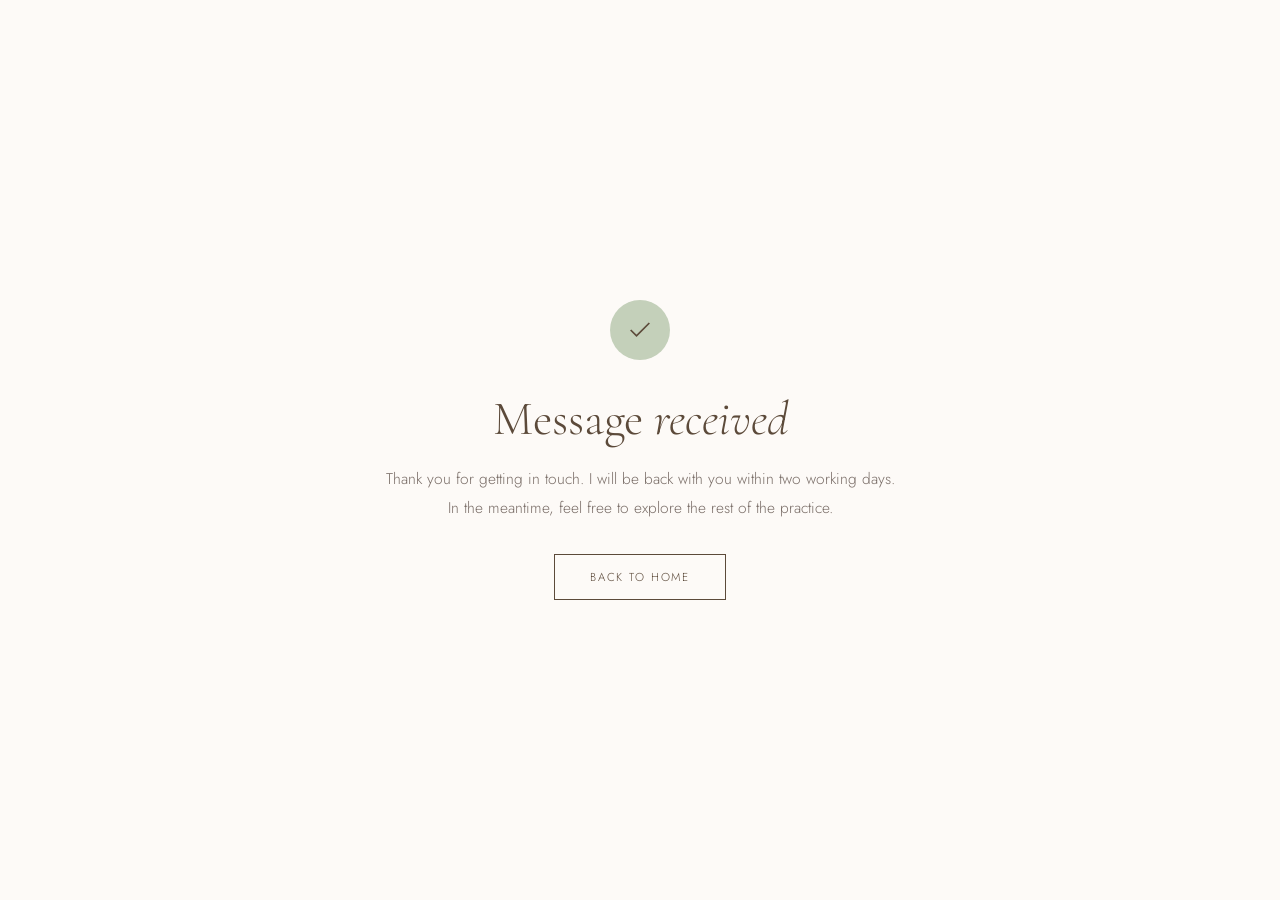
<file: thank-you.html>
<!DOCTYPE html>
<html lang="en">
<head>
<meta charset="UTF-8">
<meta name="viewport" content="width=device-width, initial-scale=1.0">
<title>Thank you — Sara Lemaitre</title>
<link rel="preconnect" href="https://fonts.googleapis.com">
<link rel="preconnect" href="https://fonts.gstatic.com" crossorigin>
<link href="https://fonts.googleapis.com/css2?family=Cormorant+Garamond:ital,wght@0,300;0,400;1,300;1,400&family=Jost:wght@300;400&display=swap" rel="stylesheet">
<style>
  :root { --cream:#F7F3EE;--warm-white:#FDFAF7;--sage:#7A8C6E;--sage-light:#C4D0BA;--bark:#5C4A3A;--muted:#7A6E68; }
  *,*::before,*::after{box-sizing:border-box;margin:0;padding:0;}
  body{background:var(--warm-white);color:var(--bark);font-family:'Jost',sans-serif;font-weight:300;min-height:100vh;display:flex;align-items:center;justify-content:center;text-align:center;padding:2rem;}
  .wrap{max-width:520px;}
  .icon{width:60px;height:60px;border-radius:50%;background:var(--sage-light);display:flex;align-items:center;justify-content:center;margin:0 auto 2rem;}
  .icon svg{width:28px;height:28px;stroke:var(--bark);stroke-width:1.5;fill:none;}
  h1{font-family:'Cormorant Garamond',serif;font-size:clamp(2rem,4vw,3rem);font-weight:300;line-height:1.15;margin-bottom:1rem;}
  h1 em{font-style:italic;color:var(--sage-text);}
  p{font-size:.97rem;color:var(--muted);line-height:1.9;margin-bottom:2rem;}
  a{display:inline-block;padding:.85rem 2.2rem;border:1px solid var(--bark);color:var(--bark);text-decoration:none;font-size:.72rem;letter-spacing:.16em;text-transform:uppercase;transition:all .22s;}
  a:hover{background:var(--bark);color:var(--warm-white);}

  /* ── WCAG 2.2 AA: Visible focus indicators ── */
  :focus-visible {
    outline: 3px solid #5C4A3A;
    outline-offset: 3px;
    border-radius: 2px;
  }
  a:focus-visible, button:focus-visible, input:focus-visible,
  select:focus-visible, textarea:focus-visible {
    outline: 3px solid #5C4A3A;
    outline-offset: 3px;
  }

  /* Screen-reader only utility */
  .sr-only {
    position: absolute; width: 1px; height: 1px;
    padding: 0; margin: -1px; overflow: hidden;
    clip: rect(0,0,0,0); white-space: nowrap; border: 0;
  }

  /* ── Skip navigation link ── */
  .skip-nav {
    position: absolute; top: -100px; left: 1rem; z-index: 9999;
    background: #5C4A3A; color: #F7F3EE;
    padding: .75rem 1.5rem; font-size: 1.0625rem;
    text-decoration: none; border-radius: 0 0 4px 4px;
    transition: top .2s;
  }
  .skip-nav:focus { top: 0; }



  .lang-toggle {
    font-size: .75rem; letter-spacing: .16em; text-transform: uppercase;
    padding: .45rem .9rem; border: 1px solid rgba(247,243,238,.5);
    background: none; color: rgba(247,243,238,.85); cursor: pointer;
    font-family: 'Jost', sans-serif; border-radius: 2px;
    transition: all .3s; margin-left: .5rem;
  }
  nav.scrolled .lang-toggle { border-color: rgba(92,74,58,.35); color: var(--muted); }
  .lang-toggle:hover, nav.scrolled .lang-toggle:hover { border-color: var(--bark); color: var(--bark); }


  /* Pages with light-coloured heroes — nav starts dark */
  body[data-nav="light"] nav {
    background: rgba(253,250,247,0.85);
    backdrop-filter: blur(8px);
  }
  body[data-nav="light"] .nav-logo { color: var(--bark); }
  body[data-nav="light"] .nav-links a { color: var(--muted); }
  body[data-nav="light"] .nav-links a:hover { color: var(--bark); }
  body[data-nav="light"] .nav-book { border-color: var(--bark); color: var(--bark); }
  body[data-nav="light"] .lang-toggle { border-color: rgba(92,74,58,.35); color: var(--muted); }

</style>
</head>
<body data-nav="light">
<a href="#main-content" class="skip-nav">Skip to main content</a>
<div class="wrap">
  <div class="icon">
    <svg viewBox="0 0 24 24"><polyline points="20 6 9 17 4 12"/></svg>
  </div>
  <h1>Message <em>received</em></h1>
  <p>Thank you for getting in touch. I will be back with you within two working days.<br>In the meantime, feel free to explore the rest of the practice.</p>
  <a href="index.html" data-i18n="thankyou.back">Back to home</a>
</div>
<script src="translations.js"></script>
<script src="i18n.js"></script>
</body>
</html>
</file>
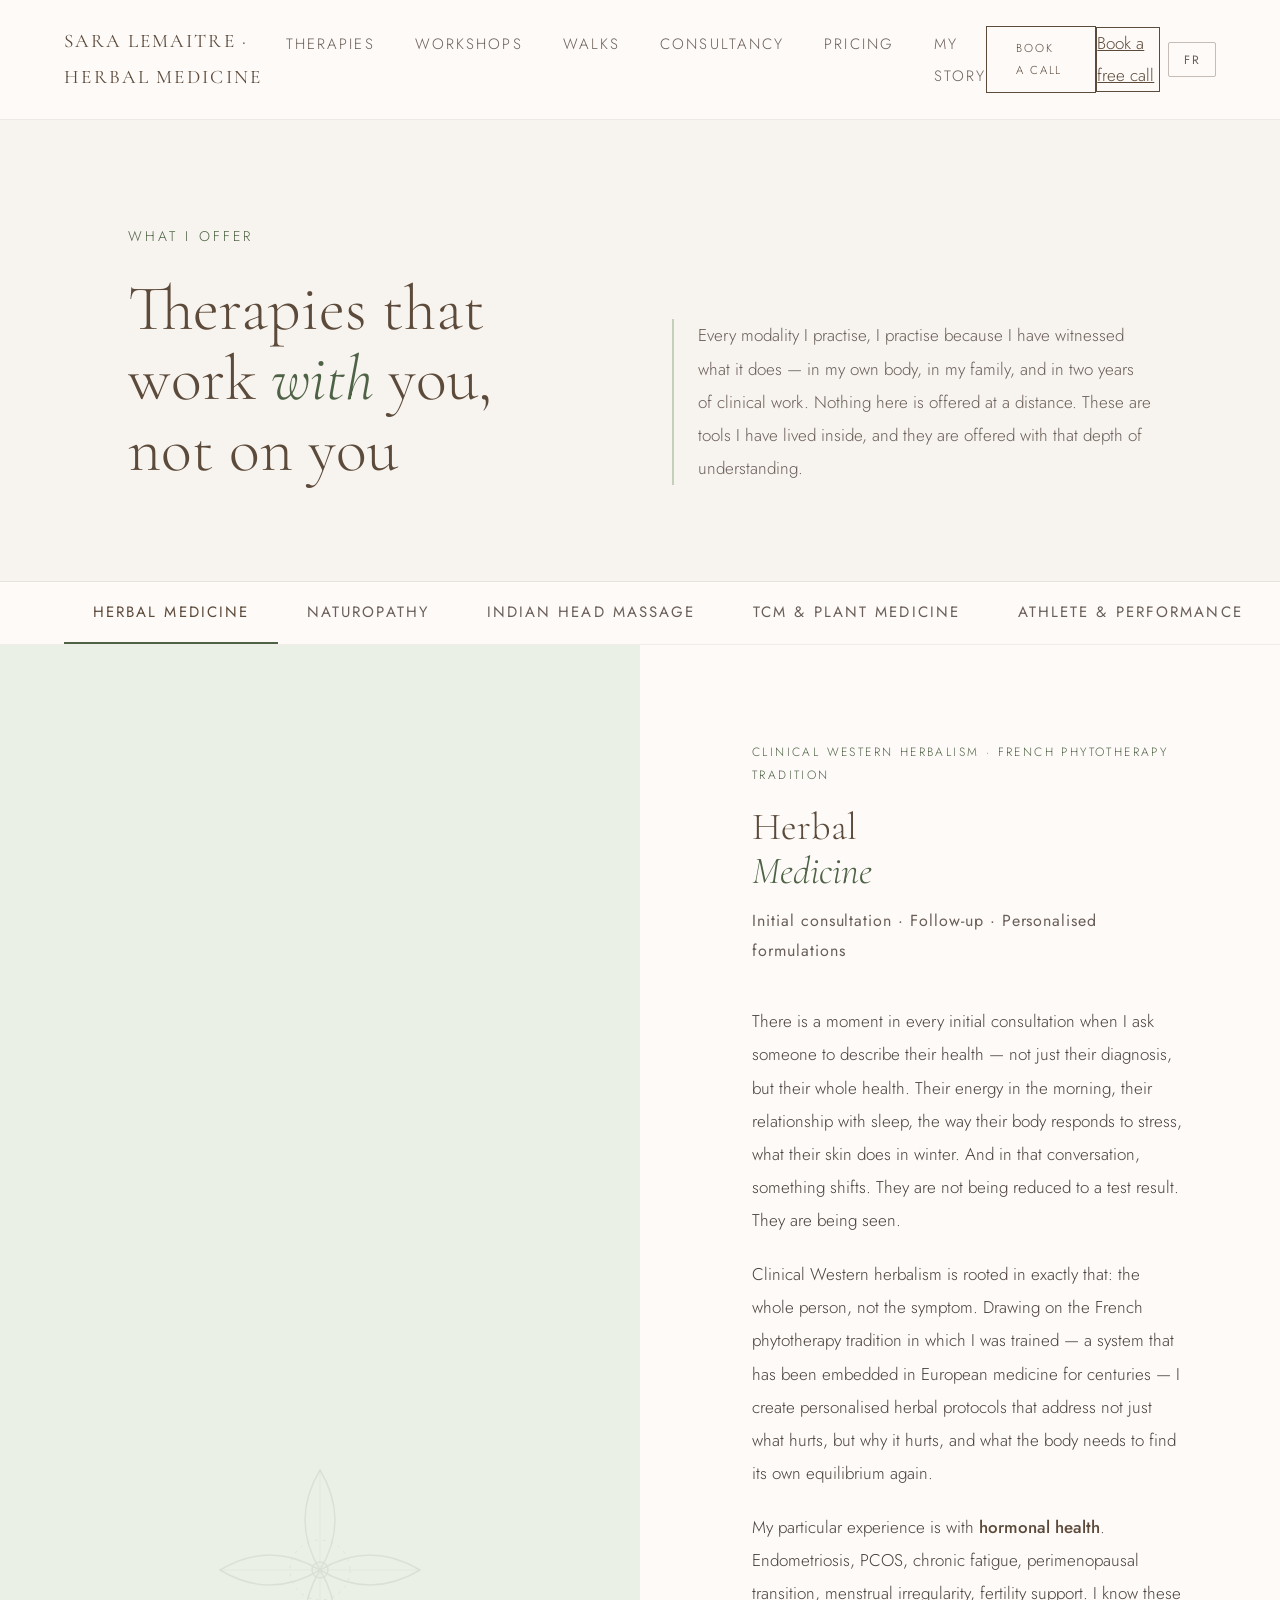
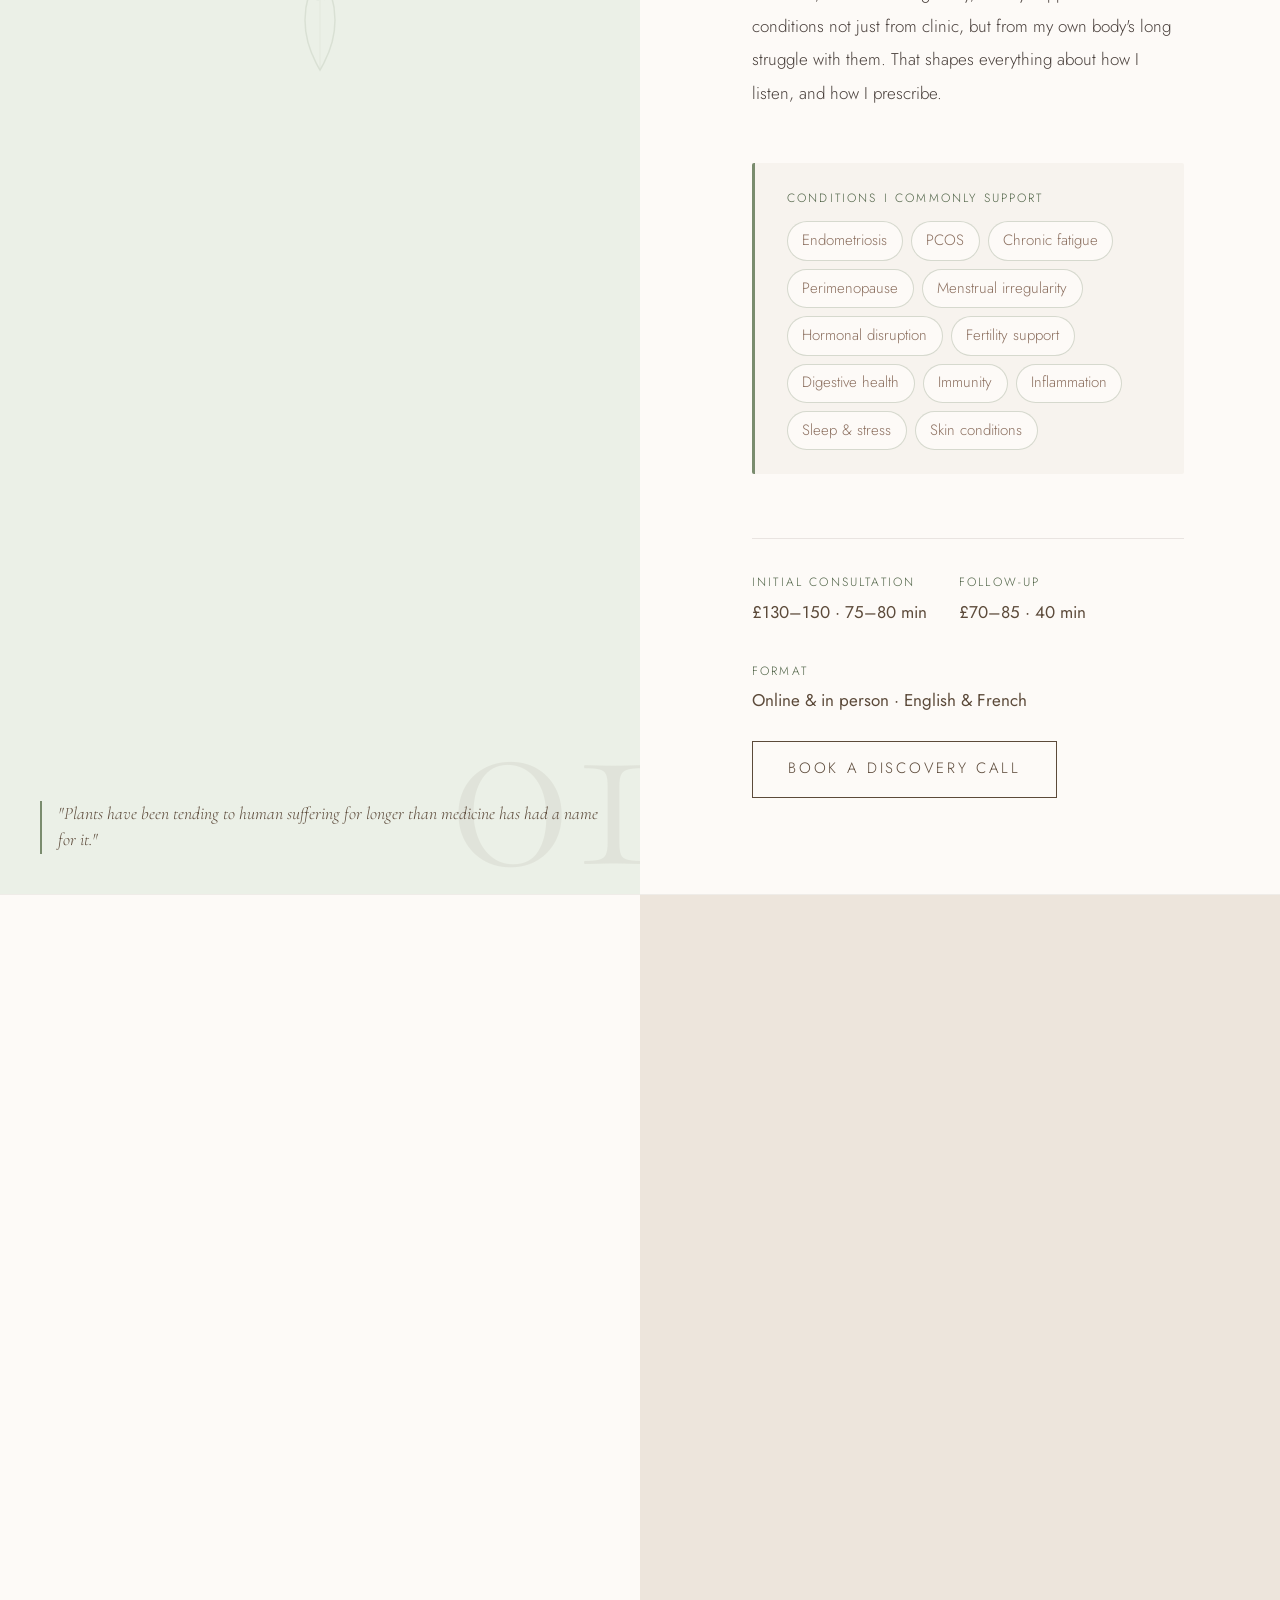
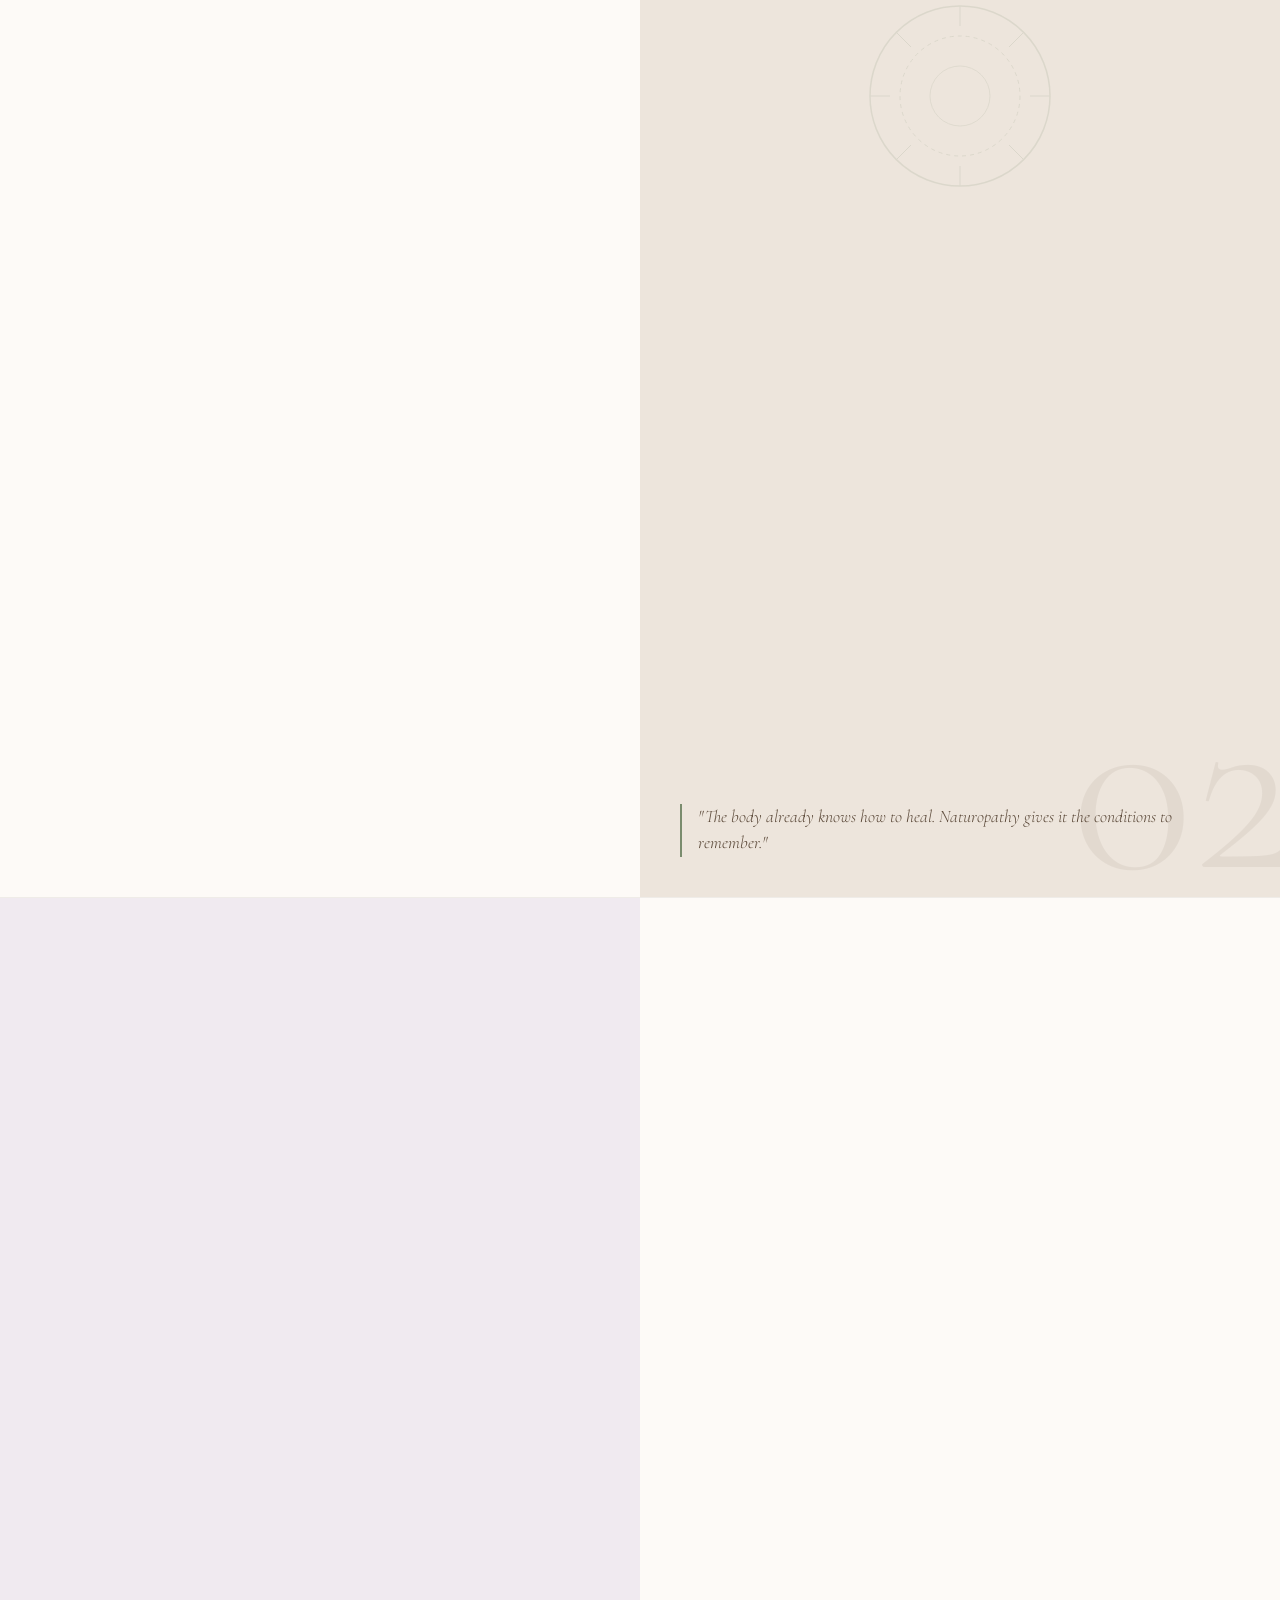
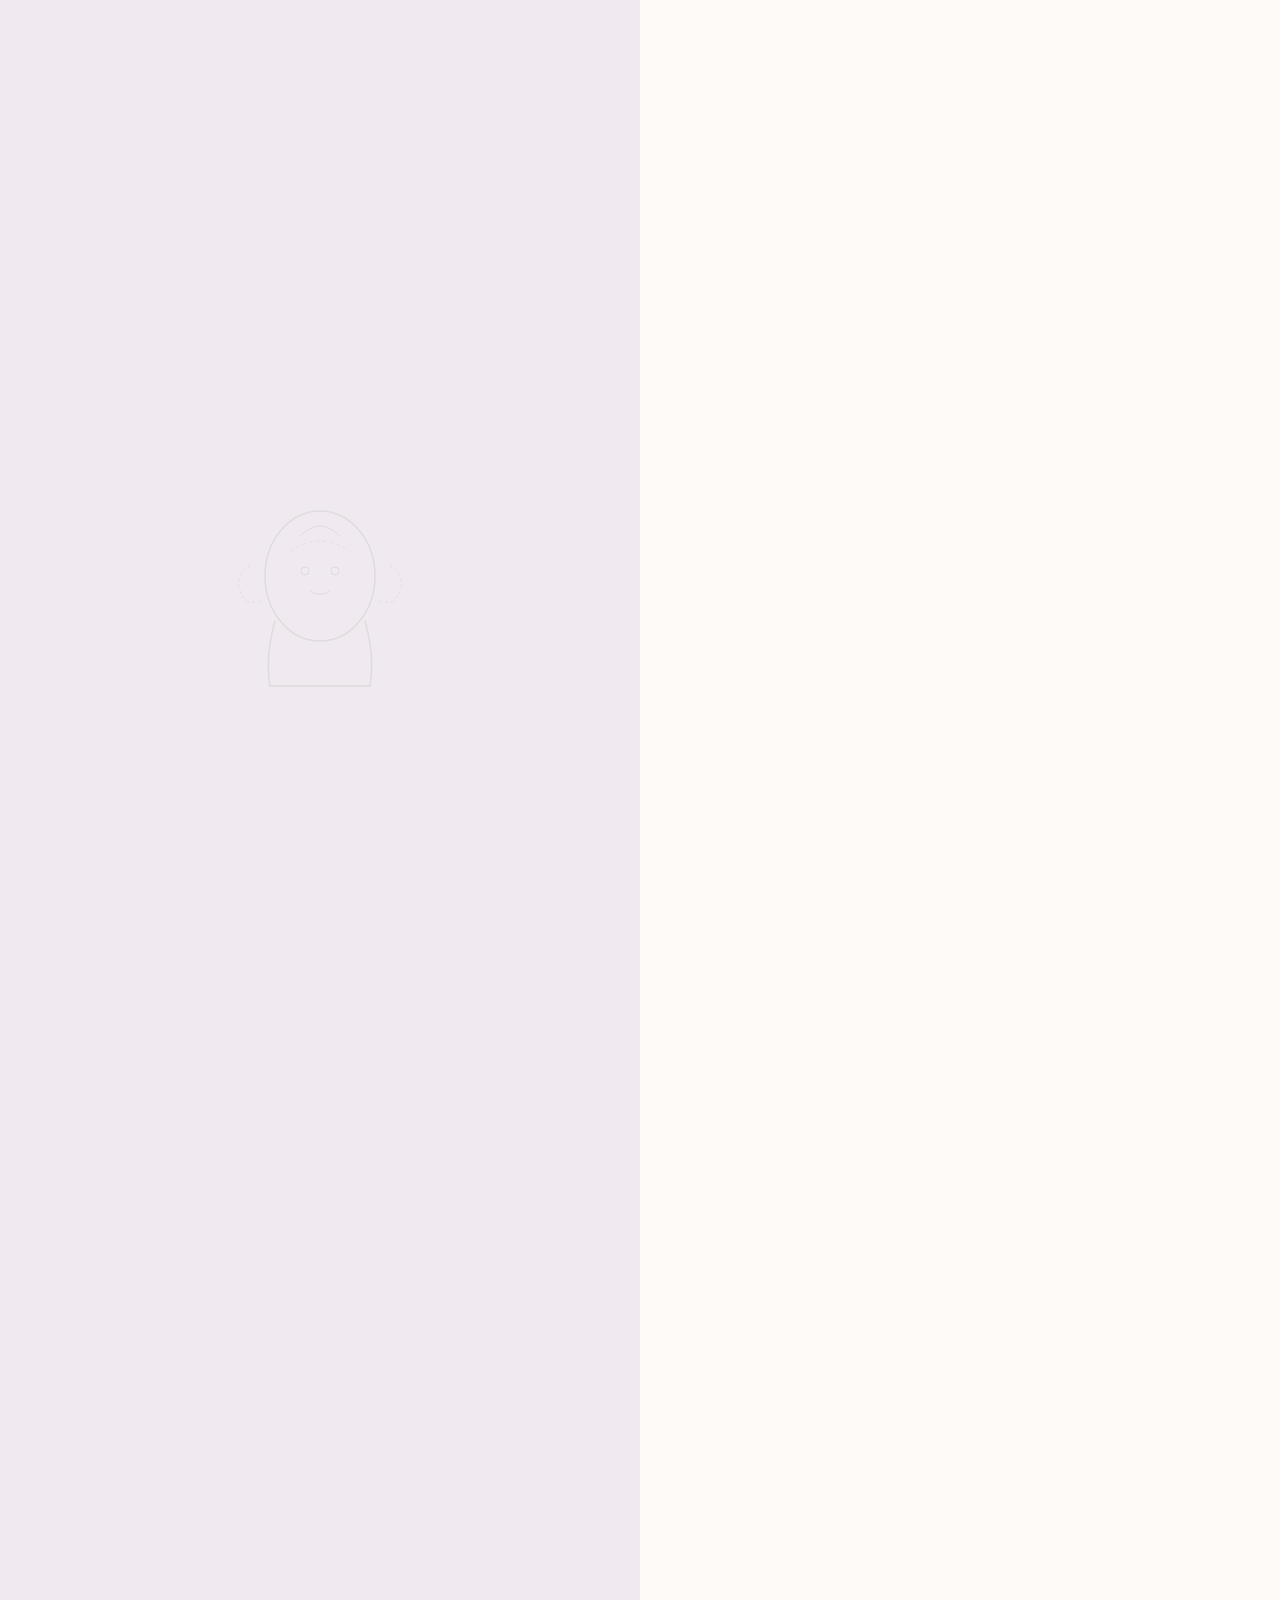
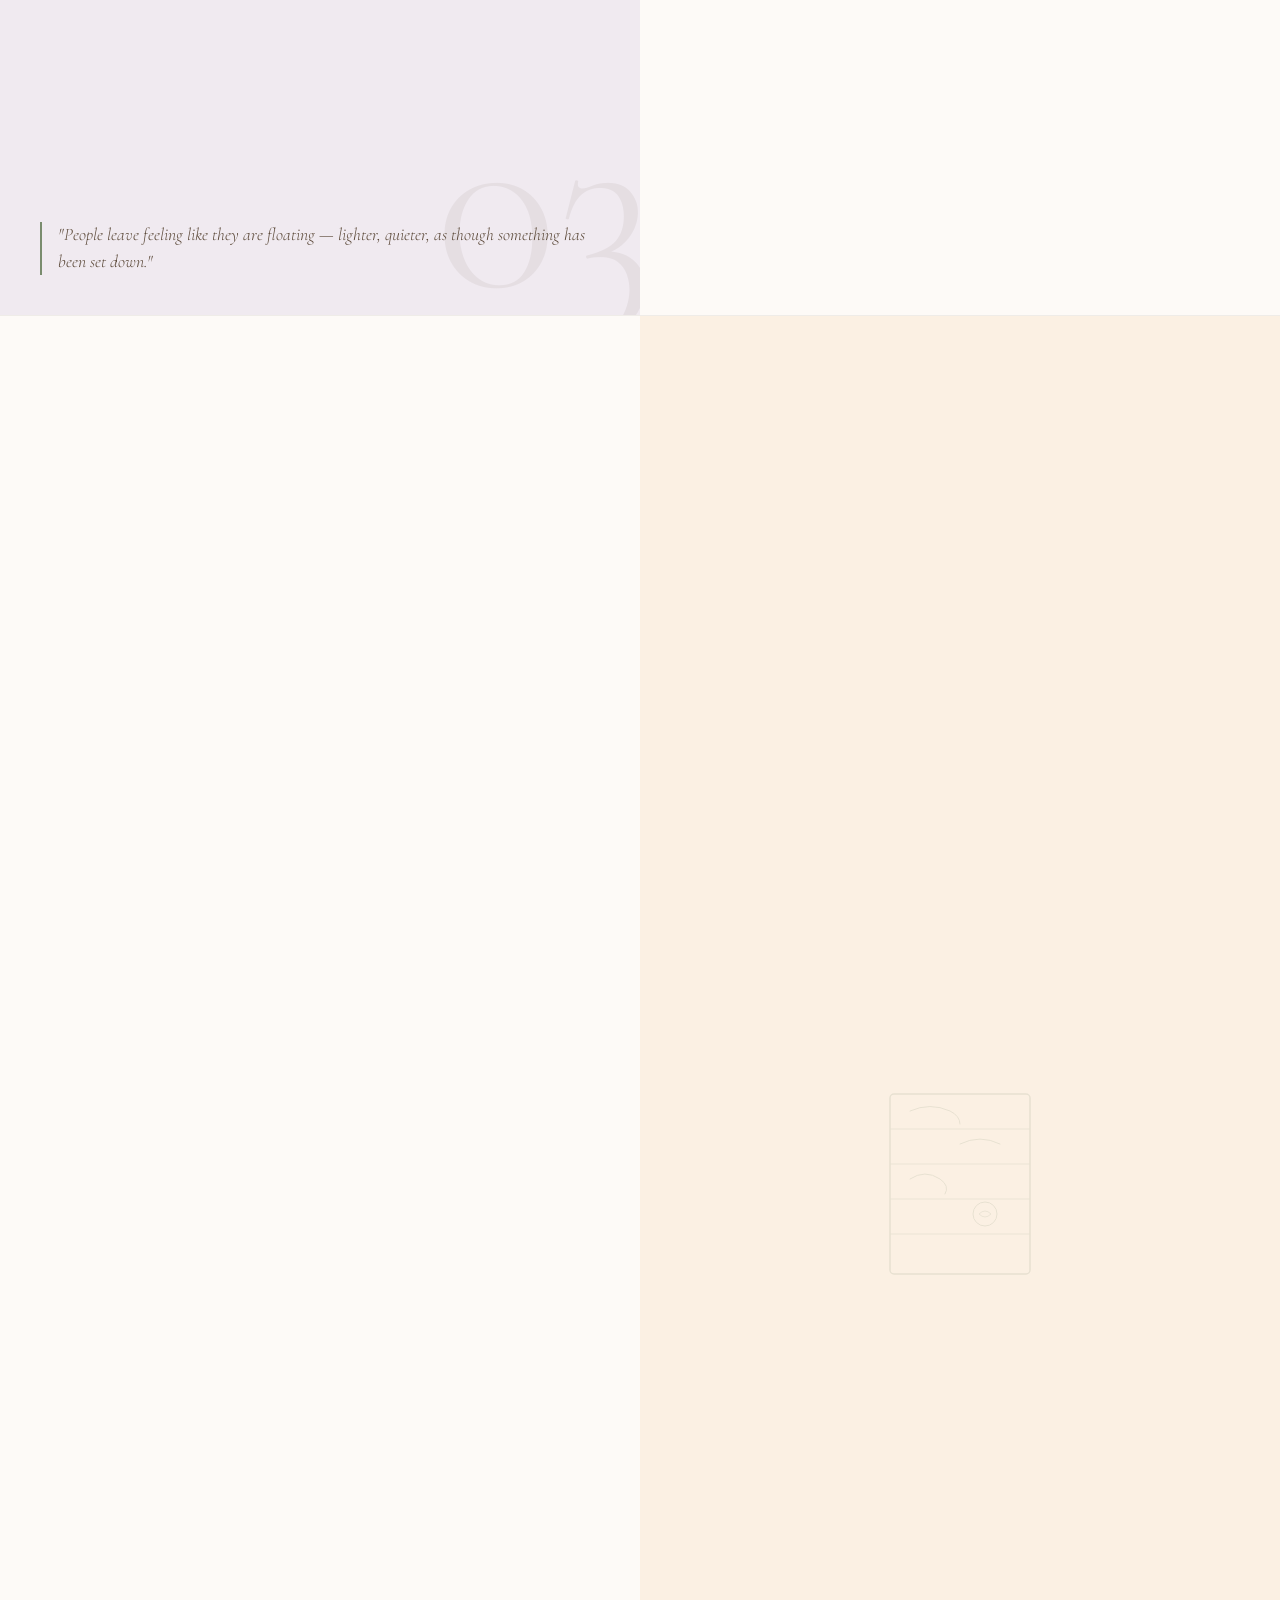
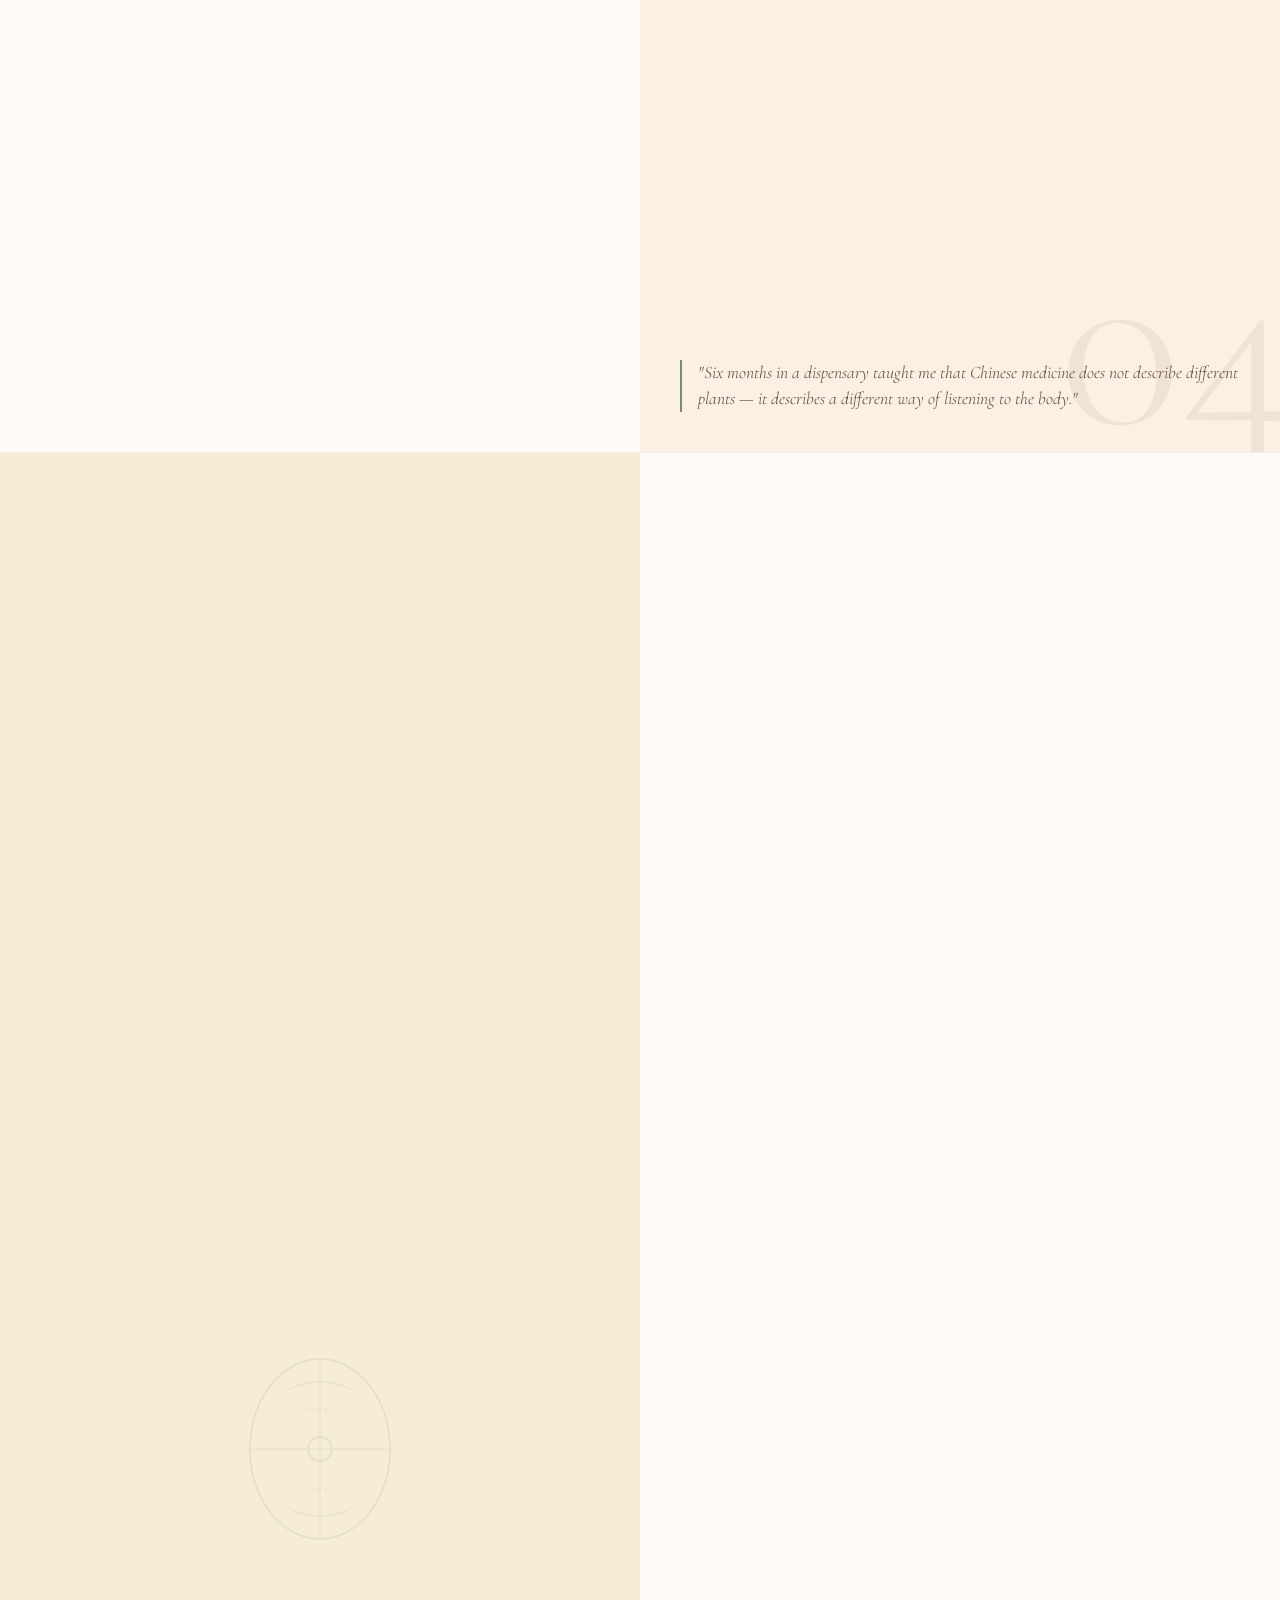
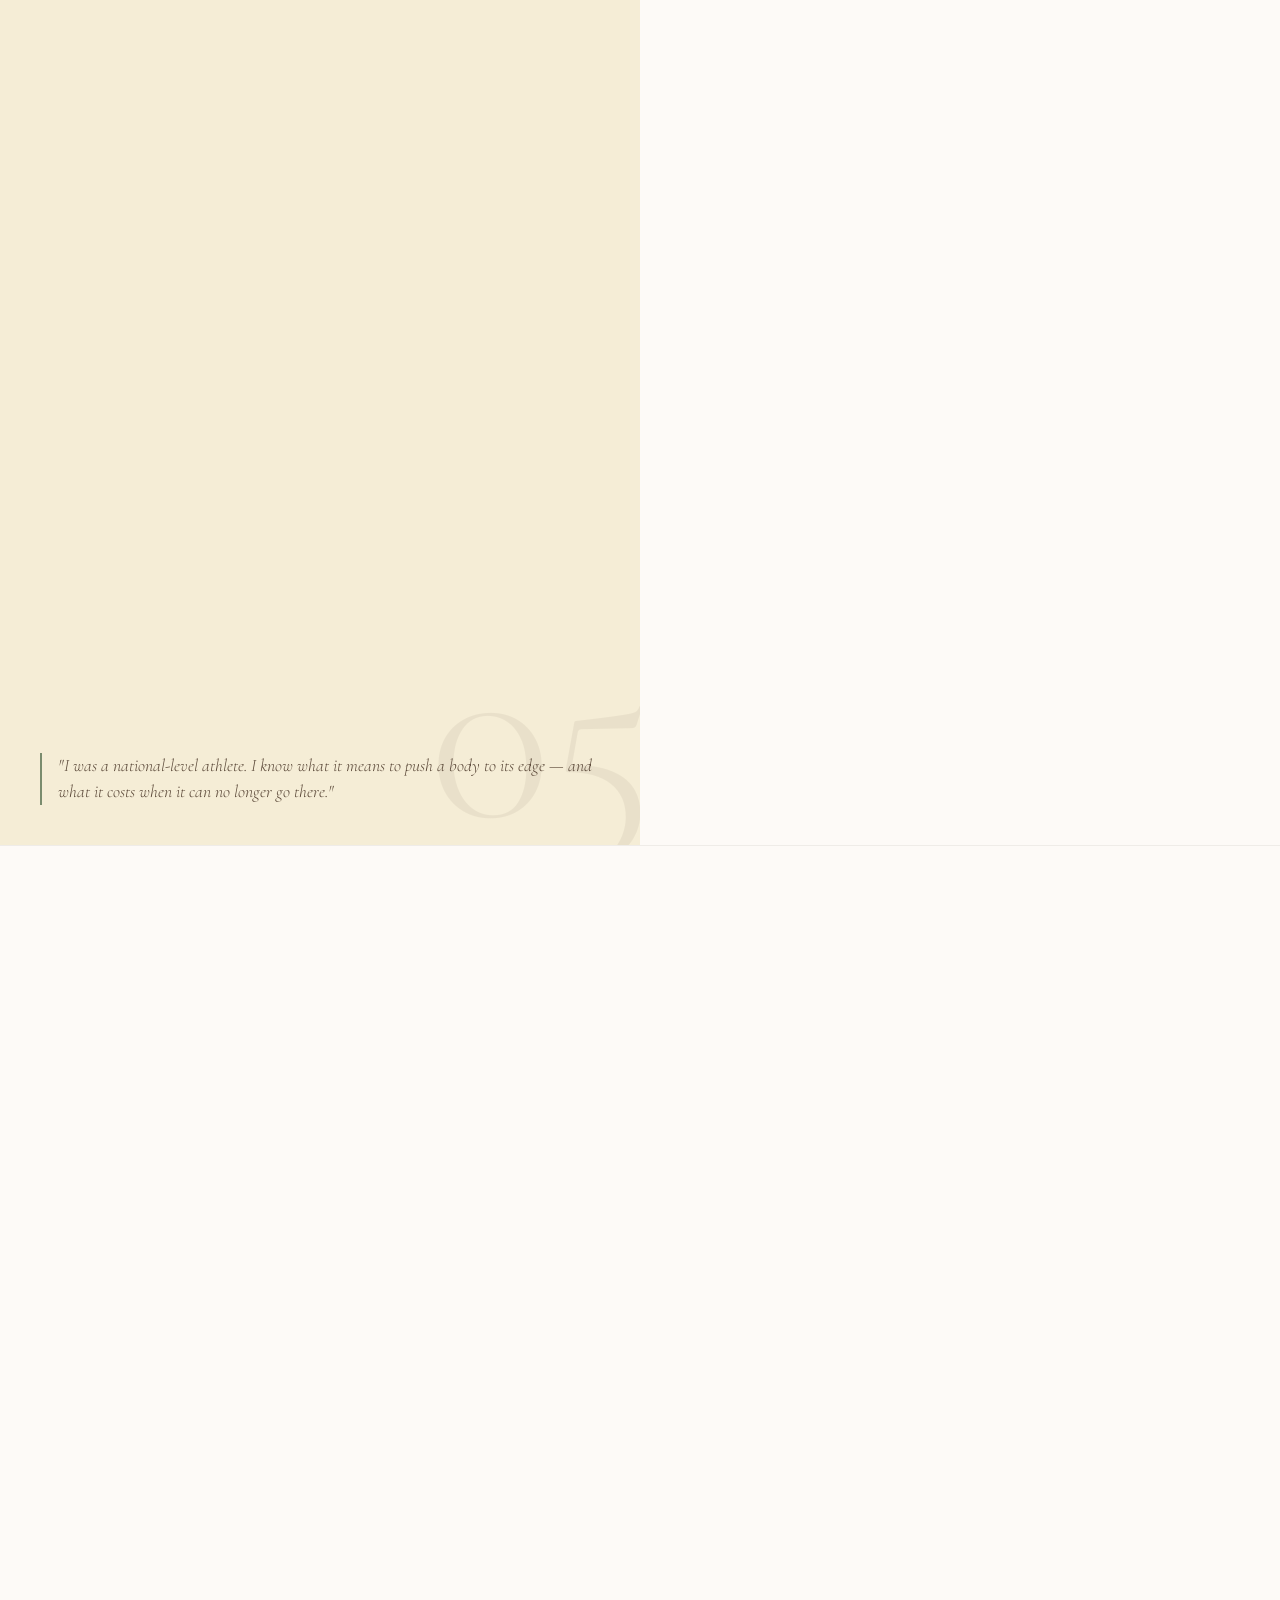
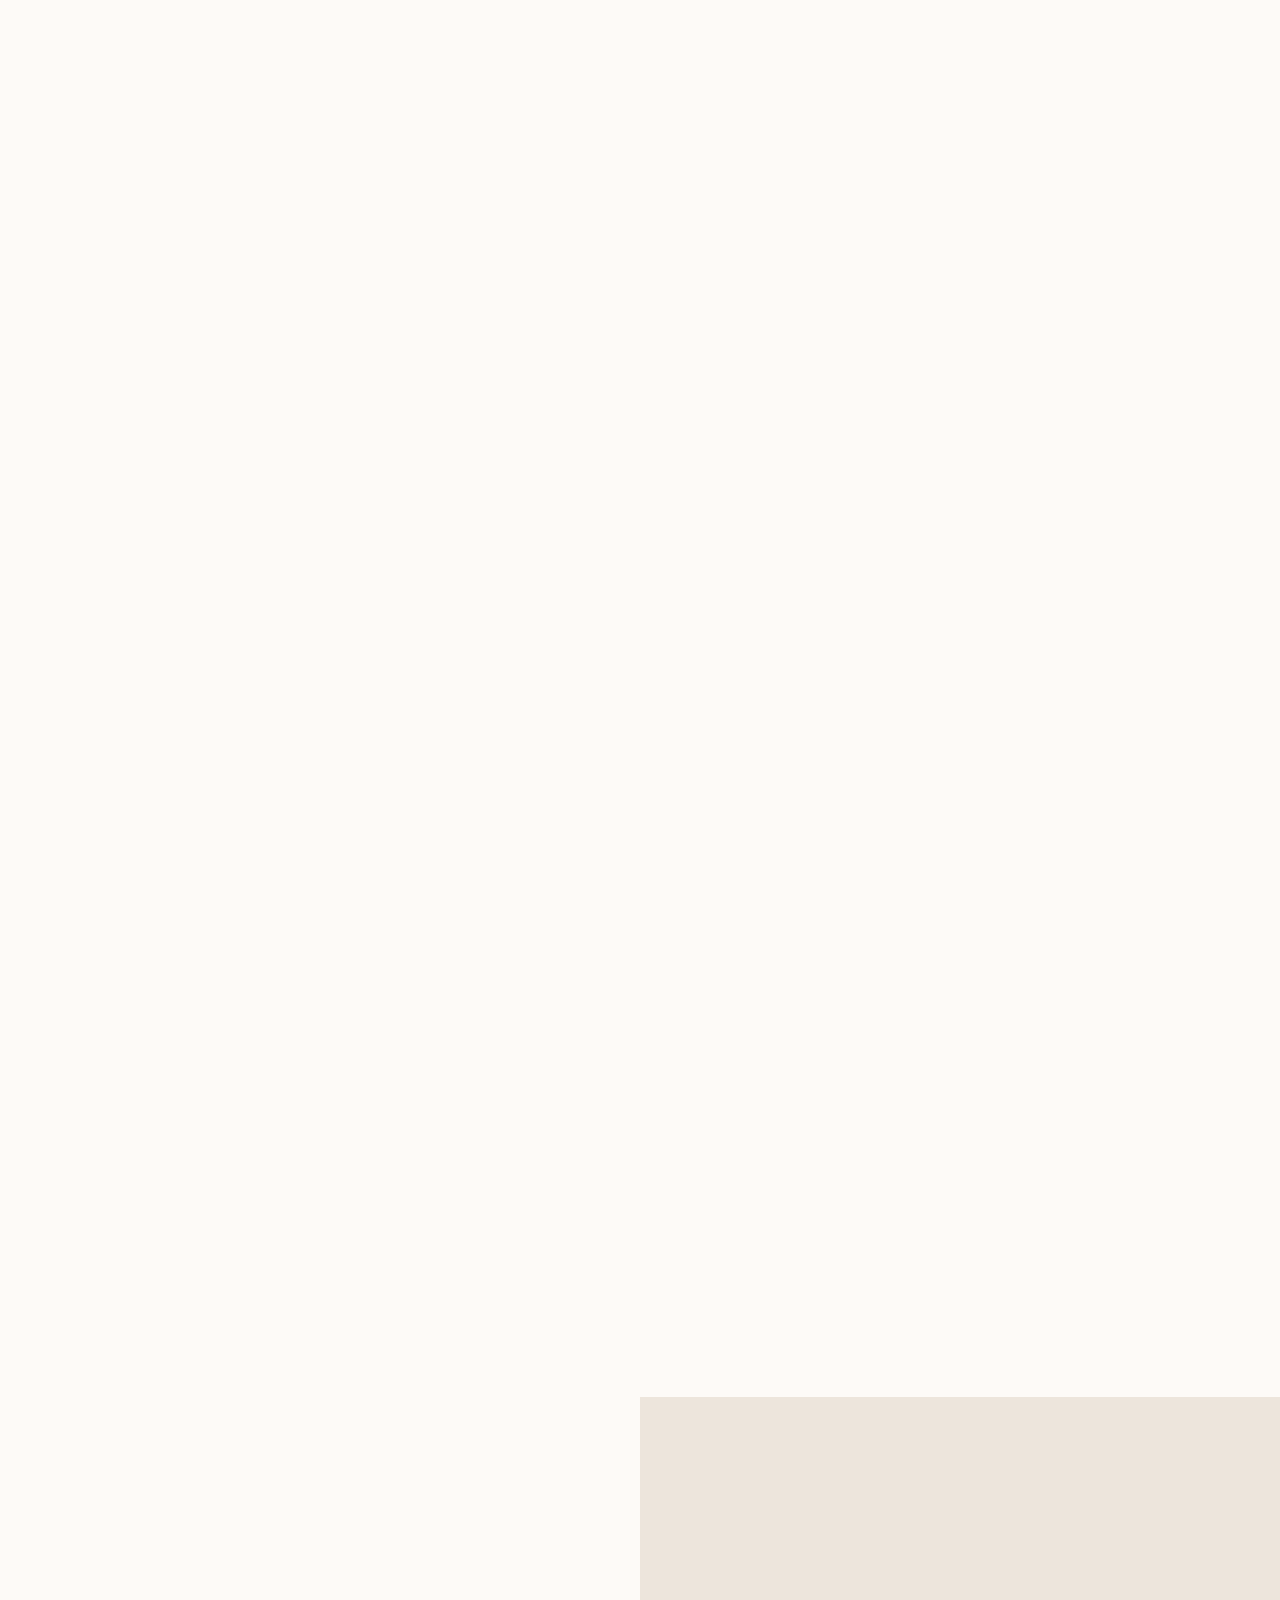
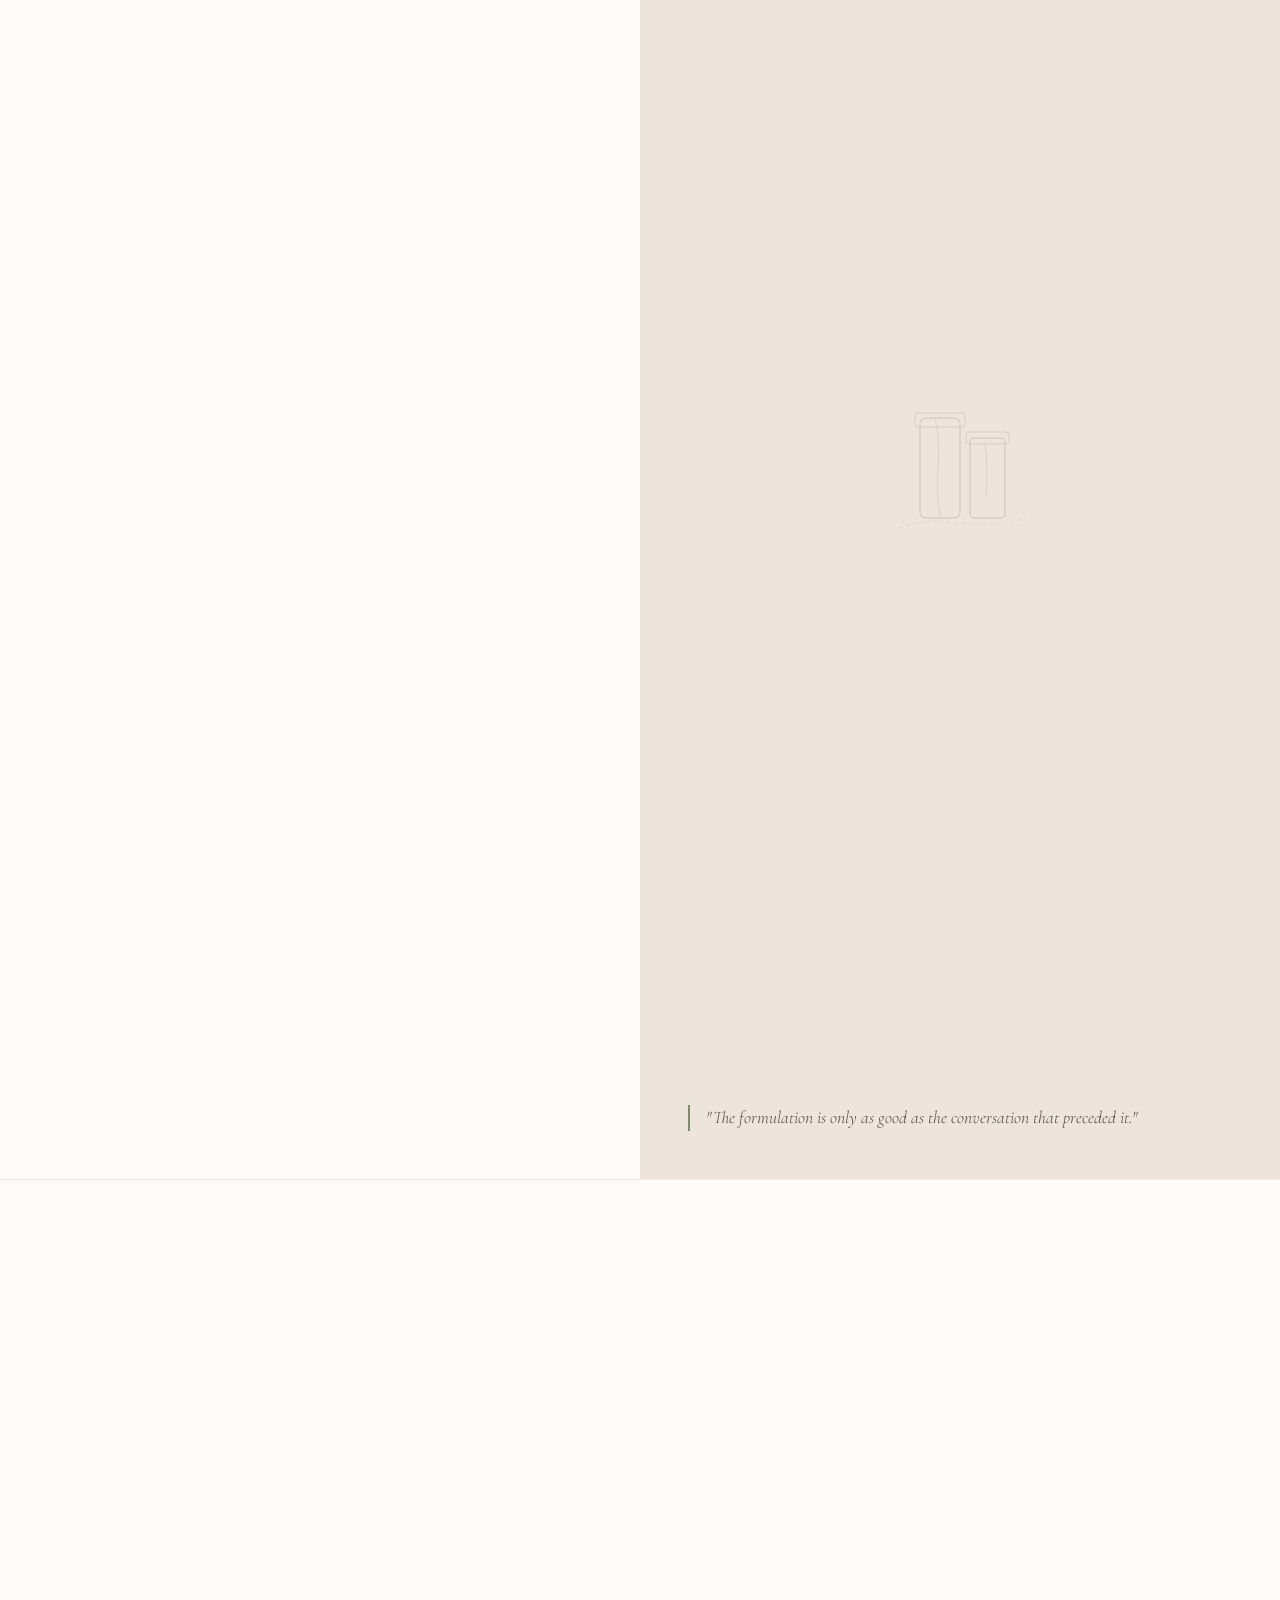
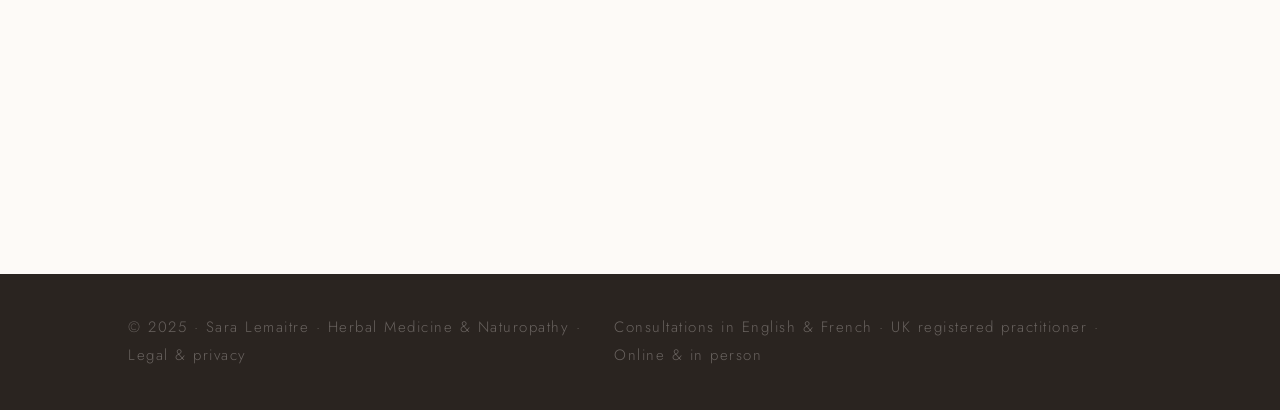
<file: therapies.html>
<!DOCTYPE html>
<html lang="en">
<head>
<meta charset="UTF-8">
<meta name="viewport" content="width=device-width, initial-scale=1.0">
<title>Therapies | Herbal Medicine, Naturopathy & Indian Head Massage | Sara Lemaitre</title>
  <!-- SEO & AI visibility -->
  <meta name="description" content="Herbal medicine consultations, naturopathy, Indian head massage, TCM-informed plant protocols and athlete performance support. Online and in person, English and French.">
  <meta name="robots" content="index, follow, max-snippet:-1, max-image-preview:large, max-video-preview:-1">
  <meta name="author" content="Sara Lemaitre">
  <meta name="geo.region" content="GB">
  <!-- Open Graph -->
  <meta property="og:type" content="website">
  <meta property="og:title" content="Therapies | Herbal Medicine, Naturopathy & Indian Head Massage | Sara Lemaitre">
  <meta property="og:description" content="Herbal medicine consultations, naturopathy, Indian head massage, TCM-informed plant protocols and athlete performance support. Online and in person, English and French.">
  <meta property="og:url" content="https://www.saralemaitre.com/therapies.html">
  <meta property="og:site_name" content="Sara Lemaitre Herbal Medicine & Naturopathy">
  <meta property="og:image" content="https://www.saralemaitre.com/images/og-therapies.jpg">
  <meta property="og:image:width" content="1200">
  <meta property="og:image:height" content="630">
  <meta property="og:locale" content="en_GB">
  <meta property="og:locale:alternate" content="fr_FR">
  <!-- Twitter Card -->
  <meta name="twitter:card" content="summary_large_image">
  <meta name="twitter:title" content="Therapies | Herbal Medicine, Naturopathy & Indian Head Massage | Sara Lemaitre">
  <meta name="twitter:description" content="Herbal medicine consultations, naturopathy, Indian head massage, TCM-informed plant protocols and athlete performance support. Online and in person, English and French.">
  <meta name="twitter:image" content="https://www.saralemaitre.com/images/og-therapies.jpg">
  <!-- Canonical & hreflang -->
  <link rel="canonical" href="https://www.saralemaitre.com/therapies.html">
  <link rel="alternate" hreflang="en-gb" href="https://www.saralemaitre.com/therapies.html">
  <link rel="alternate" hreflang="fr" href="https://www.saralemaitre.com/therapies.html">
  <link rel="alternate" hreflang="x-default" href="https://www.saralemaitre.com/therapies.html">
  <!-- Schema.org structured data for AI & search engines -->
  <script type="application/ld+json">
  {
  "@context": "https://schema.org",
  "@graph": [
    {
      "@type": "Person",
      "@id": "https://www.saralemaitre.com/#sara",
      "name": "Sara Lemaitre",
      "givenName": "Sara",
      "familyName": "Lemaitre",
      "jobTitle": "Clinical Herbalist and Naturopath",
      "description": "Clinical herbalist, naturopath, and former elite artistic swimmer specialising in hormonal health, endometriosis, PCOS, chronic fatigue, and athlete performance. Consultations in English and French.",
      "url": "https://www.saralemaitre.com",
      "sameAs": [],
      "knowsLanguage": ["en-GB", "fr-FR"],
      "nationality": {"@type": "Country", "name": "France"},
      "hasCredential": [
        {"@type": "EducationalOccupationalCredential", "credentialCategory": "degree", "name": "BSc Herbal Medicine (EHTPA accredited)"},
        {"@type": "EducationalOccupationalCredential", "credentialCategory": "diploma", "name": "Naturopathy Diploma"},
        {"@type": "EducationalOccupationalCredential", "credentialCategory": "diploma", "name": "Indian Head Massage Diploma"},
        {"@type": "EducationalOccupationalCredential", "credentialCategory": "training", "name": "TCM Dispensary Externship, 6 months"}
      ],
      "alumniOf": {"@type": "Organization", "name": "College of Naturopathic Medicine"}
    },
    {
      "@type": ["MedicalBusiness", "HealthAndBeautyBusiness"],
      "@id": "https://www.saralemaitre.com/#practice",
      "name": "Sara Lemaitre Herbal Medicine & Naturopathy",
      "url": "https://www.saralemaitre.com",
      "founder": {"@id": "https://www.saralemaitre.com/#sara"},
      "description": "Clinical herbal medicine consultations, naturopathy and complementary therapies specialising in hormonal health, endometriosis, PCOS, chronic fatigue and athlete performance.",
      "priceRange": "££",
      "currenciesAccepted": "GBP",
      "areaServed": ["United Kingdom","France","Belgium","Switzerland","Canada","Australia","United States"],
      "availableLanguage": [
        {"@type": "Language", "name": "English", "alternateName": "en"},
        {"@type": "Language", "name": "French", "alternateName": "fr"}
      ],
      "medicalSpecialty": ["Women's Health","Hormonal Health","Naturopathic Medicine","Herbal Medicine"],
      "hasOfferCatalog": {
        "@type": "OfferCatalog",
        "name": "Herbal Medicine & Wellness Services",
        "itemListElement": [
          {"@type": "Offer", "itemOffered": {"@type": "Service", "name": "Initial Herbal Medicine Consultation", "description": "75-80 minute personalised consultation. Full case history, written herbal protocol, naturopathic guidance."}, "price": "140", "priceCurrency": "GBP"},
          {"@type": "Offer", "itemOffered": {"@type": "Service", "name": "Hormonal Reset Programme", "description": "3-session programme for endometriosis, PCOS, perimenopause and chronic fatigue."}, "price": "360", "priceCurrency": "GBP"},
          {"@type": "Offer", "itemOffered": {"@type": "Service", "name": "Indian Head Massage", "description": "60-minute Ayurvedic head massage. Stress, tension, nervous system reset. In person."}, "price": "100", "priceCurrency": "GBP"},
          {"@type": "Offer", "itemOffered": {"@type": "Service", "name": "Free Discovery Call", "description": "Free 15-minute introductory call. No commitment."}, "price": "0", "priceCurrency": "GBP"}
        ]
      }
    }
  ]
}
  </script>
  <link rel="preconnect" href="https://fonts.googleapis.com">
<link rel="preconnect" href="https://fonts.gstatic.com" crossorigin>
<link href="https://fonts.googleapis.com/css2?family=Cormorant+Garamond:ital,wght@0,300;0,400;0,500;1,300;1,400&family=Jost:wght@300;400;500&display=swap" rel="stylesheet">
<style>
  :root {
    --cream: #F7F3EE;
    --warm-white: #FDFAF7;
    --sage: #7A8C6E;
    --sage-text: #4E6245;
    --sage-light: #C4D0BA;
    --sage-pale: #EBF0E7;
    --bark: #5C4A3A;
    --bark-light: #8C7060;
    --bark-pale: #EDE5DC;
    --charcoal: #2A2420;
    --muted: #6A5E58;
    --gold: #C4A25A;
    --gold-pale: #F5EDD6;
    --plum: #6B4E6B;
    --plum-pale: #F0EAF0;
    --amber: #B8763A;
    --amber-pale: #FBF0E3;
  }
  *, *::before, *::after { box-sizing: border-box; margin: 0; padding: 0; }
  html { scroll-behavior: smooth; }
  body {
    background: var(--warm-white);
    color: var(--charcoal);
    font-family: 'Jost', sans-serif;
    font-size: 1.0625rem;
    font-weight: 300;
    line-height: 1.85;
    overflow-x: hidden;
  }

  /* ── NAV ── */
  nav {
    position: fixed; top: 0; left: 0; right: 0; z-index: 100;
    padding: 1.5rem 4rem;
    display: flex; justify-content: space-between; align-items: center;
    background: rgba(253,250,247,0.92);
    backdrop-filter: blur(8px);
    border-bottom: 1px solid rgba(122,108,100,0.1);
  }
  .nav-logo {
    font-family: 'Cormorant Garamond', serif;
    font-size: 1.2rem; font-weight: 400;
    letter-spacing: .12em; text-transform: uppercase;
    color: var(--bark); text-decoration: none;
  }
  .nav-links { display: flex; gap: 2.5rem; list-style: none; }
  .nav-links a {
    font-size: .9375rem; letter-spacing: .14em; text-transform: uppercase;
    color: var(--muted); text-decoration: none; transition: color .2s;
  }
  .nav-links a:hover, .nav-links a.active { color: var(--bark); }

  /* ── PAGE HEADER ── */
  .page-header {
    padding: 14rem 8rem 6rem;
    background: var(--cream);
    border-bottom: 1px solid rgba(122,108,100,0.12);
    display: grid;
    grid-template-columns: 1fr 1fr;
    gap: 4rem;
    align-items: end;
  }
  .page-header-left {}
  .header-eyebrow {
    font-size: .875rem; letter-spacing: .22em; text-transform: uppercase;
    color: var(--sage-text); margin-bottom: 1.5rem;
    opacity: 0; animation: fadeUp .7s .2s forwards;
  }
  .header-title {
    font-family: 'Cormorant Garamond', serif;
    font-size: clamp(2.8rem, 5vw, 4.2rem);
    font-weight: 300; line-height: 1.1; color: var(--bark);
    opacity: 0; animation: fadeUp .7s .4s forwards;
  }
  .header-title em { font-style: italic; color: var(--sage-text); }
  .page-header-right {
    opacity: 0; animation: fadeUp .7s .5s forwards;
  }
  .header-intro {
    font-size: 1.0625rem; color: var(--muted);
    line-height: 1.95; max-width: 480px;
    border-left: 2px solid var(--sage-light);
    padding-left: 1.5rem;
  }

  /* ── THERAPY NAVIGATION ── */
  .therapy-nav {
    position: sticky; top: 73px; z-index: 50;
    background: rgba(253,250,247,0.95);
    backdrop-filter: blur(8px);
    border-bottom: 1px solid rgba(122,108,100,0.1);
    padding: 0 4rem;
    display: flex; gap: 0; overflow-x: auto;
    scrollbar-width: none;
  }
  .therapy-nav::-webkit-scrollbar { display: none; }
  .therapy-nav-item {
    padding: 1.2rem 1.8rem;
    font-size: .9375rem; letter-spacing: .14em; text-transform: uppercase;
    color: var(--muted); text-decoration: none;
    border-bottom: 2px solid transparent;
    white-space: nowrap; transition: all .2s; cursor: pointer;
    background: none; border-top: none; border-left: none; border-right: none;
    font-family: 'Jost', sans-serif;
  }
  .therapy-nav-item:hover { color: var(--bark); }
  .therapy-nav-item.active { color: var(--bark); border-bottom-color: var(--sage-text); }

  /* ── THERAPY SECTIONS ── */
  .therapy-section {
    display: grid;
    grid-template-columns: 1fr 1fr;
    min-height: 85vh;
    border-bottom: 1px solid rgba(122,108,100,0.1);
  }
  .therapy-section.reverse { direction: rtl; }
  .therapy-section.reverse > * { direction: ltr; }

  .therapy-visual {
    position: relative;
    overflow: hidden;
    display: flex; align-items: center; justify-content: center;
  }
  .therapy-section:nth-child(odd) .therapy-visual { background: var(--sage-pale); }
  .therapy-section:nth-child(even) .therapy-visual { background: var(--bark-pale); }
  .therapy-section.plum-bg .therapy-visual { background: var(--plum-pale); }
  .therapy-section.amber-bg .therapy-visual { background: var(--amber-pale); }
  .therapy-section.gold-bg .therapy-visual { background: var(--gold-pale); }

  .therapy-icon-large {
    width: 260px; height: 260px;
    opacity: .15;
  }
  .therapy-number-bg {
    position: absolute; bottom: -1rem; right: -1rem;
    font-family: 'Cormorant Garamond', serif;
    font-size: 16rem; font-weight: 300; line-height: 1;
    color: var(--bark); opacity: .07;
    pointer-events: none;
  }
  .therapy-visual-label {
    position: absolute; bottom: 2.5rem; left: 2.5rem; right: 2.5rem;
    font-family: 'Cormorant Garamond', serif;
    font-size: 1.1rem; font-style: italic; color: var(--bark);
    border-left: 2px solid var(--sage); padding-left: 1rem;
    line-height: 1.5;
  }

  .therapy-content {
    padding: 6rem 6rem 6rem 7rem;
    display: flex; flex-direction: column; justify-content: center;
  }
  .therapy-section.reverse .therapy-content {
    padding: 6rem 7rem 6rem 6rem;
  }
  .therapy-tag {
    font-size: .75rem; letter-spacing: .2em; text-transform: uppercase;
    color: var(--sage-text); margin-bottom: 1.2rem;
  }
  .therapy-title {
    font-family: 'Cormorant Garamond', serif;
    font-size: clamp(2rem, 3vw, 2.8rem);
    font-weight: 300; color: var(--bark);
    line-height: 1.15; margin-bottom: .8rem;
  }
  .therapy-title em { font-style: italic; color: var(--sage-text); }
  .therapy-subtitle {
    font-size: 1rem; color: var(--muted);
    letter-spacing: .06em; margin-bottom: 2.5rem;
    font-weight: 400;
  }
  .therapy-story {
    font-size: 1.0625rem; color: #4A403C;
    line-height: 1.95; margin-bottom: 1.3rem; max-width: 540px;
  }
  .therapy-story em { font-style: italic; color: var(--sage-text); }
  .therapy-story strong { font-weight: 500; color: var(--bark); }

  /* conditions list */
  .conditions-block {
    margin: 2rem 0;
    padding: 1.5rem 2rem;
    background: var(--cream);
    border-radius: 2px;
    border-left: 3px solid var(--sage);
  }
  .conditions-label {
    font-size: .75rem; letter-spacing: .18em; text-transform: uppercase;
    color: var(--sage-text); margin-bottom: .8rem;
  }
  .conditions-grid {
    display: flex; flex-wrap: wrap; gap: .5rem;
  }
  .condition-tag {
    font-size: .9375rem; padding: .3rem .9rem;
    background: var(--warm-white);
    border: 1px solid rgba(122,140,110,0.3);
    color: var(--bark-light);
    border-radius: 20px;
  }

  /* testimonial */
  .testimonial-block {
    margin: 2rem 0;
    padding: 1.5rem 2rem;
    background: var(--bark);
    border-radius: 2px;
    position: relative;
  }
  .testimonial-block::before {
    content: '"';
    position: absolute; top: .5rem; left: 1.5rem;
    font-family: 'Cormorant Garamond', serif;
    font-size: 4rem; color: var(--sage-light); opacity: .4;
    line-height: 1; pointer-events: none;
  }
  .testimonial-text {
    font-family: 'Cormorant Garamond', serif;
    font-size: 1.125rem; font-style: italic;
    color: var(--cream); line-height: 1.65;
    padding-top: .5rem;
  }
  .testimonial-attribution {
    font-size: .9375rem; letter-spacing: .12em; text-transform: uppercase;
    color: var(--sage-light); margin-top: .8rem; opacity: .7;
  }
  .testimonial-placeholder {
    font-size: .9375rem; letter-spacing: .1em; text-transform: uppercase;
    color: var(--sage-light); opacity: .5; font-style: italic;
  }

  /* session info */
  .session-info {
    display: flex; gap: 2rem; margin-top: 2rem;
    padding-top: 2rem;
    border-top: 1px solid rgba(122,108,100,0.15);
    flex-wrap: wrap;
  }
  .session-detail { display: flex; flex-direction: column; gap: .2rem; }
  .session-detail-label {
    font-size: .75rem; letter-spacing: .18em; text-transform: uppercase; color: var(--sage-text);
  }
  .session-detail-value { font-size: 1.0625rem; font-weight: 400; color: var(--bark); }

  .book-link {
    display: inline-block; margin-top: 1.5rem;
    padding: .85rem 2.2rem;
    border: 1px solid var(--bark);
    color: var(--bark); text-decoration: none;
    font-size: .9375rem; letter-spacing: .18em; text-transform: uppercase;
    transition: all .25s; align-self: flex-start;
  }
  .book-link:hover { background: var(--bark); color: var(--warm-white); }

  /* ── HOLISTIC WALKS SECTION ── */
  .walks-section {
    background: var(--sage);
    padding: 8rem;
    color: var(--cream);
    display: grid;
    grid-template-columns: 1fr 1fr;
    gap: 6rem;
    align-items: center;
    border-bottom: 1px solid rgba(122,108,100,0.1);
  }
  .walks-text h2 {
    font-family: 'Cormorant Garamond', serif;
    font-size: clamp(2rem, 3vw, 2.8rem);
    font-weight: 300; line-height: 1.2;
    color: var(--cream); margin-bottom: 2rem;
  }
  .walks-text h2 em { font-style: italic; color: var(--sage-pale); }
  .walks-text p {
    font-size: 1.0625rem; color: rgba(247,243,238,.8);
    line-height: 1.95; margin-bottom: 1.3rem; max-width: 520px;
  }
  .walks-tag {
    font-size: .75rem; letter-spacing: .2em; text-transform: uppercase;
    color: var(--sage-pale); margin-bottom: 1.2rem;
  }
  .walks-seasons {
    display: grid; grid-template-columns: 1fr 1fr; gap: 1rem;
  }
  .season-card {
    padding: 1.5rem;
    border: 1px solid rgba(247,243,238,.2);
    border-radius: 2px;
  }
  .season-name {
    font-family: 'Cormorant Garamond', serif;
    font-size: 1.2rem; color: var(--cream); margin-bottom: .4rem;
  }
  .season-desc {
    font-size: 1rem; color: rgba(247,243,238,.6); line-height: 1.6;
  }

  /* ── WORKSHOPS SECTION ── */
  .workshops-section {
    padding: 8rem;
    background: var(--cream);
    border-bottom: 1px solid rgba(122,108,100,0.12);
  }
  .workshops-inner { max-width: 1000px; margin: 0 auto; }
  .workshops-header { margin-bottom: 4rem; }
  .workshops-header .eyebrow {
    font-size: .875rem; letter-spacing: .22em; text-transform: uppercase;
    color: var(--sage-text); margin-bottom: 1.2rem;
  }
  .workshops-header h2 {
    font-family: 'Cormorant Garamond', serif;
    font-size: clamp(2rem, 3vw, 2.8rem);
    font-weight: 300; color: var(--bark); line-height: 1.2;
    max-width: 600px;
  }
  .workshops-header h2 em { font-style: italic; color: var(--sage-text); }
  .workshops-grid {
    display: grid; grid-template-columns: repeat(3, minmax(0,1fr)); gap: 1.5rem;
  }
  .workshop-card {
    padding: 2rem;
    background: var(--warm-white);
    border: 1px solid rgba(122,108,100,0.12);
    transition: border-color .2s;
  }
  .workshop-card:hover { border-color: var(--sage-text); }
  .workshop-icon {
    font-size: 1.4rem; margin-bottom: 1rem;
  }
  .workshop-title {
    font-family: 'Cormorant Garamond', serif;
    font-size: 1.3rem; font-weight: 400; color: var(--bark);
    margin-bottom: .6rem; line-height: 1.2;
  }
  .workshop-desc {
    font-size: 1rem; color: var(--muted); line-height: 1.75;
  }

  /* ── PRODUCTS SECTION ── */
  .products-section {
    display: grid; grid-template-columns: 1fr 1fr;
    border-bottom: 1px solid rgba(122,108,100,0.12);
  }
  .products-text {
    padding: 8rem;
    background: var(--warm-white);
    display: flex; flex-direction: column; justify-content: center;
  }
  .products-text .eyebrow {
    font-size: .875rem; letter-spacing: .22em; text-transform: uppercase;
    color: var(--sage-text); margin-bottom: 1.5rem;
  }
  .products-text h2 {
    font-family: 'Cormorant Garamond', serif;
    font-size: clamp(2rem, 3vw, 2.8rem);
    font-weight: 300; color: var(--bark);
    line-height: 1.2; margin-bottom: 2rem;
  }
  .products-text h2 em { font-style: italic; color: var(--sage-text); }
  .products-text p {
    font-size: 1.0625rem; color: #4A403C;
    line-height: 1.95; margin-bottom: 1.3rem; max-width: 480px;
  }
  .product-types {
    margin-top: 1rem; display: flex; flex-direction: column; gap: .8rem;
  }
  .product-type-item {
    display: flex; gap: 1rem; align-items: flex-start;
    padding: 1rem 1.2rem;
    border: 1px solid rgba(122,108,100,0.12);
    background: var(--cream);
  }
  .product-type-dot {
    width: 6px; height: 6px; border-radius: 50%;
    background: var(--sage); flex-shrink: 0; margin-top: .55rem;
  }
  .product-type-name { font-size: 1.0625rem; font-weight: 400; color: var(--bark); }
  .product-type-desc { font-size: 1rem; color: var(--muted); line-height: 1.5; margin-top: .2rem; }
  .products-visual {
    background: var(--bark-pale);
    display: flex; align-items: center; justify-content: center;
    position: relative; overflow: hidden;
    padding: 4rem;
  }
  .products-visual-text {
    position: absolute; bottom: 3rem; left: 3rem; right: 3rem;
    font-family: 'Cormorant Garamond', serif;
    font-size: 1.1rem; font-style: italic; color: var(--bark);
    border-left: 2px solid var(--sage); padding-left: 1rem; line-height: 1.5;
  }

  /* ── CTA SECTION ── */
  .cta-section {
    background: var(--bark);
    padding: 8rem;
    text-align: center;
  }
  .cta-section h2 {
    font-family: 'Cormorant Garamond', serif;
    font-size: clamp(2rem, 3.5vw, 3rem);
    font-weight: 300; color: var(--cream);
    line-height: 1.3; margin-bottom: 1.5rem; max-width: 640px; margin-left: auto; margin-right: auto;
  }
  .cta-section h2 em { font-style: italic; color: var(--sage-light); }
  .cta-section p {
    font-size: 1.0625rem; color: rgba(247,243,238,.7);
    line-height: 1.9; max-width: 540px;
    margin: 0 auto 3rem;
  }
  .cta-buttons { display: flex; gap: 1.2rem; justify-content: center; flex-wrap: wrap; }
  .cta-primary {
    display: inline-block; padding: 1rem 3rem;
    background: var(--sage-light); color: var(--bark);
    text-decoration: none; font-size: .9375rem;
    letter-spacing: .18em; text-transform: uppercase;
    transition: all .25s;
  }
  .cta-primary:hover { background: var(--cream); }
  .cta-secondary {
    display: inline-block; padding: 1rem 3rem;
    border: 1px solid rgba(247,243,238,.3); color: rgba(247,243,238,.7);
    text-decoration: none; font-size: .9375rem;
    letter-spacing: .18em; text-transform: uppercase;
    transition: all .25s;
  }
  .cta-secondary:hover { border-color: var(--sage-light); color: var(--sage-light); }

  /* ── FOOTER ── */
  .footer-strip {
    background: var(--charcoal);
    padding: 2.5rem 8rem;
    display: flex; justify-content: space-between; align-items: center;
  }
  .footer-strip p {
    font-size: .9375rem; letter-spacing: .1em;
    color: rgba(247,243,238,0.3);
  }

  /* ── ANIMATIONS ── */
  @keyframes fadeUp {
    from { opacity: 0; transform: translateY(20px); }
    to   { opacity: 1; transform: translateY(0); }
  }
  .reveal { opacity: 0; transform: translateY(24px); transition: opacity .7s ease, transform .7s ease; }
  .reveal.visible { opacity: 1; transform: translateY(0); }

  @media (max-width: 1000px) {
    nav { padding: 1.2rem 2rem; }
    .page-header { grid-template-columns: 1fr; padding: 10rem 2.5rem 4rem; gap: 2rem; }
    .therapy-nav { padding: 0 2rem; }
    .therapy-section, .therapy-section.reverse { grid-template-columns: 1fr; direction: ltr; }
    .therapy-visual { min-height: 260px; }
    .therapy-content { padding: 4rem 2.5rem; }
    .therapy-section.reverse .therapy-content { padding: 4rem 2.5rem; }
    .walks-section { grid-template-columns: 1fr; padding: 5rem 2.5rem; gap: 3rem; }
    .workshops-section { padding: 5rem 2.5rem; }
    .workshops-grid { grid-template-columns: 1fr; }
    .products-section { grid-template-columns: 1fr; }
    .products-text { padding: 5rem 2.5rem; }
    .products-visual { min-height: 300px; }
    .cta-section { padding: 5rem 2.5rem; }
    .footer-strip { padding: 2rem 2.5rem; flex-direction: column; gap: 1rem; text-align: center; }
  }

  /* ── WCAG 2.2 AA: Visible focus indicators ── */
  :focus-visible {
    outline: 3px solid #5C4A3A;
    outline-offset: 3px;
    border-radius: 2px;
  }
  a:focus-visible, button:focus-visible, input:focus-visible,
  select:focus-visible, textarea:focus-visible {
    outline: 3px solid #5C4A3A;
    outline-offset: 3px;
  }

  /* Screen-reader only utility */
  .sr-only {
    position: absolute; width: 1px; height: 1px;
    padding: 0; margin: -1px; overflow: hidden;
    clip: rect(0,0,0,0); white-space: nowrap; border: 0;
  }

  /* ── Skip navigation link ── */
  .skip-nav {
    position: absolute; top: -100px; left: 1rem; z-index: 9999;
    background: #5C4A3A; color: #F7F3EE;
    padding: .75rem 1.5rem; font-size: 1.0625rem;
    text-decoration: none; border-radius: 0 0 4px 4px;
    transition: top .2s;
  }
  .skip-nav:focus { top: 0; }


  /* ── Mobile hamburger menu ── */
  .hamburger {
    display: none; flex-direction: column; gap: 5px;
    background: none; border: none; cursor: pointer;
    padding: .5rem; margin-left: .5rem;
  }
  .hamburger span {
    display: block; width: 22px; height: 2px;
    background: var(--bark); border-radius: 2px;
    transition: all .25s;
  }
  .hamburger[aria-expanded="true"] span:nth-child(1) { transform: translateY(7px) rotate(45deg); }
  .hamburger[aria-expanded="true"] span:nth-child(2) { opacity: 0; }
  .hamburger[aria-expanded="true"] span:nth-child(3) { transform: translateY(-7px) rotate(-45deg); }
  
  @media (max-width: 1024px) {
    .hamburger { display: flex; }
    .nav-links {
      display: none; position: fixed; top: 73px; left: 0; right: 0;
      background: rgba(253,250,247,0.98); backdrop-filter: blur(12px);
      flex-direction: column; gap: 0; padding: 1rem 0;
      border-bottom: 1px solid rgba(122,108,100,0.12);
      z-index: 99;
    }
    .nav-links.open { display: flex; }
    .nav-links li a {
      display: block; padding: .9rem 2rem;
      font-size: 1.0625rem; letter-spacing: .08em;
      border-bottom: 1px solid rgba(122,108,100,0.06);
    }
    .nav-book { display: none; }
  }



  .lang-toggle {
    font-size: .75rem; letter-spacing: .16em; text-transform: uppercase;
    padding: .45rem .9rem; border: 1px solid rgba(247,243,238,.5);
    background: none; color: rgba(247,243,238,.85); cursor: pointer;
    font-family: 'Jost', sans-serif; border-radius: 2px;
    transition: all .3s; margin-left: .5rem;
  }
  nav.scrolled .lang-toggle { border-color: rgba(92,74,58,.35); color: var(--muted); }
  .lang-toggle:hover, nav.scrolled .lang-toggle:hover { border-color: var(--bark); color: var(--bark); }


  /* Pages with light-coloured heroes — nav starts dark */
  body[data-nav="light"] nav {
    background: rgba(253,250,247,0.85);
    backdrop-filter: blur(8px);
  }
  body[data-nav="light"] .nav-logo { color: var(--bark); }
  body[data-nav="light"] .nav-links a { color: var(--muted); }
  body[data-nav="light"] .nav-links a:hover { color: var(--bark); }
  body[data-nav="light"] .nav-book { border-color: var(--bark); color: var(--bark); }
  body[data-nav="light"] .lang-toggle { border-color: rgba(92,74,58,.35); color: var(--muted); }

</style>
</head>
<body data-nav="light">
<a href="#main-content" class="skip-nav">Skip to main content</a>

<nav role="navigation" aria-label="Main navigation">
  <a href="story.html" class="nav-logo">Sara Lemaitre · Herbal Medicine</a>
  <ul class="nav-links" id="nav-links">
    <li><a href="therapies.html" class="active" aria-current="page">Therapies</a></li>
    <li><a href="workshops.html" data-i18n="nav.workshops">Workshops</a></li>
    <li><a href="walks.html" data-i18n="nav.walks">Walks</a></li>
    <li><a href="consultancy.html" data-i18n="nav.consultancy">Consultancy</a></li>
    <li><a href="pricing.html" data-i18n="nav.pricing">Pricing</a></li>
    <li><a href="story.html" data-i18n="nav.story">My story</a></li>
  </ul>
  <a href="https://calendly.com/sara-lemaitre-herbalist" target="_blank" rel="noopener" style="font-size:.72rem;letter-spacing:.16em;text-transform:uppercase;padding:.7rem 1.8rem;border:1px solid var(--bark);color:var(--bark);text-decoration:none;">Book a call</a>
  <a href="https://calendly.com/sara-lemaitre-herbalist" target="_blank" rel="noopener" class="nav-book" data-i18n="nav.book">Book a free call</a>
  <button class="lang-toggle" data-current-lang="en" aria-label="Switch to French" onclick="SL_toggleLang(this)">FR</button>
  <button class="hamburger" aria-label="Open navigation menu" aria-expanded="false" aria-controls="nav-links" onclick="toggleNav(this)">
    <span></span><span></span><span></span>
  </button>
</nav>

<!-- PAGE HEADER -->
<header id="main-content" role="main" class="page-header">
  <div class="page-header-left">
    <p class="header-eyebrow">What I offer</p>
    <h1 class="header-title">Therapies that<br>work <em>with</em> you,<br>not on you</h1>
  </div>
  <div class="page-header-right">
    <p class="header-intro">Every modality I practise, I practise because I have witnessed what it does — in my own body, in my family, and in two years of clinical work. Nothing here is offered at a distance. These are tools I have lived inside, and they are offered with that depth of understanding.</p>
  </div>
</header>

<!-- THERAPY NAV -->
<div class="therapy-nav">
  <button class="therapy-nav-item active" onclick="scrollTo('herbal')" data-i18n="therapies.herbal.title">Herbal Medicine</button>
  <button class="therapy-nav-item" onclick="scrollTo('naturopathy')" data-i18n="therapies.naturo.title">Naturopathy</button>
  <button class="therapy-nav-item" onclick="scrollTo('ihm')" data-i18n="therapies.ihm.title">Indian Head Massage</button>
  <button class="therapy-nav-item" onclick="scrollTo('tcm')">TCM & Plant Medicine</button>
  <button class="therapy-nav-item" onclick="scrollTo('athlete')">Athlete & Performance</button>
  <button class="therapy-nav-item" onclick="scrollTo('walks')">Holistic Walks</button>
  <button class="therapy-nav-item" onclick="scrollTo('workshops')">Workshops</button>
  <button class="therapy-nav-item" onclick="scrollTo('products')">Herbal Products</button>
</div>

<!-- ══ 1. HERBAL MEDICINE ══ -->
<section class="therapy-section" id="herbal">
  <div class="therapy-visual">
    <svg class="therapy-icon-large" viewBox="0 0 260 260" fill="none">
      <path d="M130 30 Q160 80 130 130 Q100 80 130 30Z" stroke="#7A8C6E" stroke-width="1.5" fill="none"/>
      <path d="M130 130 Q160 180 130 230 Q100 180 130 130Z" stroke="#7A8C6E" stroke-width="1.5" fill="none"/>
      <path d="M30 130 Q80 100 130 130 Q80 160 30 130Z" stroke="#7A8C6E" stroke-width="1.5" fill="none"/>
      <path d="M130 130 Q180 100 230 130 Q180 160 130 130Z" stroke="#7A8C6E" stroke-width="1.5" fill="none"/>
      <circle cx="130" cy="130" r="8" stroke="#7A8C6E" stroke-width="1.5" fill="none"/>
      <circle cx="130" cy="130" r="30" stroke="#7A8C6E" stroke-width=".8" stroke-dasharray="3 5" fill="none"/>
      <line x1="130" y1="30" x2="130" y2="230" stroke="#7A8C6E" stroke-width=".5"/>
      <line x1="30" y1="130" x2="230" y2="130" stroke="#7A8C6E" stroke-width=".5"/>
    </svg>
    <div class="therapy-number-bg">01</div>
    <div class="therapy-visual-label">"Plants have been tending to human suffering for longer than medicine has had a name for it."</div>
  </div>
  <div class="therapy-content reveal">
    <p class="therapy-tag">Clinical Western herbalism · French phytotherapy tradition</p>
    <h2 class="therapy-title">Herbal<br><em>Medicine</em></h2>
    <p class="therapy-subtitle">Initial consultation · Follow-up · Personalised formulations</p>
    <p class="therapy-story">There is a moment in every initial consultation when I ask someone to describe their health — not just their diagnosis, but their whole health. Their energy in the morning, their relationship with sleep, the way their body responds to stress, what their skin does in winter. And in that conversation, something shifts. They are not being reduced to a test result. They are being seen.</p>
    <p class="therapy-story">Clinical Western herbalism is rooted in exactly that: the whole person, not the symptom. Drawing on the French phytotherapy tradition in which I was trained — a system that has been embedded in European medicine for centuries — I create personalised herbal protocols that address not just what hurts, but why it hurts, and what the body needs to find its own equilibrium again.</p>
    <p class="therapy-story">My particular experience is with <strong>hormonal health</strong>. Endometriosis, PCOS, chronic fatigue, perimenopausal transition, menstrual irregularity, fertility support. I know these conditions not just from clinic, but from my own body's long struggle with them. That shapes everything about how I listen, and how I prescribe.</p>
    <div class="conditions-block">
      <p class="conditions-label">Conditions I commonly support</p>
      <div class="conditions-grid">
        <span class="condition-tag">Endometriosis</span>
        <span class="condition-tag">PCOS</span>
        <span class="condition-tag">Chronic fatigue</span>
        <span class="condition-tag">Perimenopause</span>
        <span class="condition-tag">Menstrual irregularity</span>
        <span class="condition-tag">Hormonal disruption</span>
        <span class="condition-tag">Fertility support</span>
        <span class="condition-tag">Digestive health</span>
        <span class="condition-tag">Immunity</span>
        <span class="condition-tag">Inflammation</span>
        <span class="condition-tag">Sleep & stress</span>
        <span class="condition-tag">Skin conditions</span>
      </div>
    </div>
    <div class="session-info">
      <div class="session-detail">
        <span class="session-detail-label">Initial consultation</span>
        <span class="session-detail-value">£130–150 · 75–80 min</span>
      </div>
      <div class="session-detail">
        <span class="session-detail-label">Follow-up</span>
        <span class="session-detail-value">£70–85 · 40 min</span>
      </div>
      <div class="session-detail">
        <span class="session-detail-label">Format</span>
        <span class="session-detail-value">Online & in person · English & French</span>
      </div>
    </div>
    <a href="https://calendly.com/sara-lemaitre-herbalist" target="_blank" rel="noopener" class="book-link">Book a discovery call</a>
  </div>
</section>

<!-- ══ 2. NATUROPATHY ══ -->
<section class="therapy-section reverse" id="naturopathy">
  <div class="therapy-visual">
    <svg class="therapy-icon-large" viewBox="0 0 260 260" fill="none">
      <circle cx="130" cy="130" r="90" stroke="#7A8C6E" stroke-width="1.5" fill="none"/>
      <circle cx="130" cy="130" r="60" stroke="#7A8C6E" stroke-width="1" stroke-dasharray="4 4" fill="none"/>
      <circle cx="130" cy="130" r="30" stroke="#7A8C6E" stroke-width=".8" fill="none"/>
      <line x1="130" y1="40" x2="130" y2="60" stroke="#7A8C6E" stroke-width="1"/>
      <line x1="130" y1="200" x2="130" y2="220" stroke="#7A8C6E" stroke-width="1"/>
      <line x1="40" y1="130" x2="60" y2="130" stroke="#7A8C6E" stroke-width="1"/>
      <line x1="200" y1="130" x2="220" y2="130" stroke="#7A8C6E" stroke-width="1"/>
      <line x1="67" y1="67" x2="81" y2="81" stroke="#7A8C6E" stroke-width="1"/>
      <line x1="179" y1="179" x2="193" y2="193" stroke="#7A8C6E" stroke-width="1"/>
      <line x1="193" y1="67" x2="179" y2="81" stroke="#7A8C6E" stroke-width="1"/>
      <line x1="67" y1="193" x2="81" y2="179" stroke="#7A8C6E" stroke-width="1"/>
    </svg>
    <div class="therapy-number-bg">02</div>
    <div class="therapy-visual-label">"The body already knows how to heal. Naturopathy gives it the conditions to remember."</div>
  </div>
  <div class="therapy-content reveal">
    <p class="therapy-tag">Naturopathy diploma · Lifestyle & integrative protocols</p>
    <h2 class="therapy-title">Naturo<em>pathy</em></h2>
    <p class="therapy-subtitle">Lifestyle medicine · Nutrition · Detox support · Root cause approach</p>
    <p class="therapy-story">Naturopathy begins with a simple premise that mainstream medicine rarely has time for: <em>why is this happening?</em> Not just what is the diagnosis, but what conditions in this person's life, diet, stress patterns, sleep, and environment have created the ground in which this illness is growing?</p>
    <p class="therapy-story">As a trained naturopath, I work alongside herbal medicine to address the foundations of health. That means looking at nutrition — not as a prescription but as a conversation about what your body is actually asking for. It means examining sleep, stress, movement, and the rhythms your body runs on. It means understanding that many chronic conditions, especially those involving hormones, are downstream effects of how we are living — and that changing those foundations can change everything.</p>
    <p class="therapy-story">For many of my clients, naturopathic guidance runs alongside their herbal protocol. For others, it is where we start. Every person's path is different. The consultation is long enough to find out which one you need.</p>
    <div class="conditions-block">
      <p class="conditions-label">Areas of focus</p>
      <div class="conditions-grid">
        <span class="condition-tag">Nutritional therapy</span>
        <span class="condition-tag">Detox & elimination</span>
        <span class="condition-tag">Gut health</span>
        <span class="condition-tag">Adrenal support</span>
        <span class="condition-tag">Sleep protocols</span>
        <span class="condition-tag">Anti-inflammatory lifestyle</span>
        <span class="condition-tag">Stress resilience</span>
        <span class="condition-tag">Hormone balancing diet</span>
      </div>
    </div>
    <div class="session-info">
      <div class="session-detail">
        <span class="session-detail-label">Included within</span>
        <span class="session-detail-value">Herbal consultations</span>
      </div>
      <div class="session-detail">
        <span class="session-detail-label">Also available as</span>
        <span class="session-detail-value">Standalone programme</span>
      </div>
    </div>
    <a href="https://calendly.com/sara-lemaitre-herbalist" target="_blank" rel="noopener" class="book-link">Enquire about a programme</a>
  </div>
</section>

<!-- ══ 3. INDIAN HEAD MASSAGE ══ -->
<section class="therapy-section plum-bg" id="ihm">
  <div class="therapy-visual">
    <svg class="therapy-icon-large" viewBox="0 0 260 260" fill="none">
      <ellipse cx="130" cy="100" rx="55" ry="65" stroke="#7A8C6E" stroke-width="1.5" fill="none"/>
      <path d="M85 145 Q75 180 80 210" stroke="#7A8C6E" stroke-width="1.5" stroke-linecap="round" fill="none"/>
      <path d="M175 145 Q185 180 180 210" stroke="#7A8C6E" stroke-width="1.5" stroke-linecap="round" fill="none"/>
      <path d="M80 210 L180 210" stroke="#7A8C6E" stroke-width="1.5" stroke-linecap="round"/>
      <path d="M110 60 Q130 40 150 60" stroke="#7A8C6E" stroke-width="1" stroke-linecap="round" fill="none"/>
      <path d="M100 75 Q130 55 160 75" stroke="#7A8C6E" stroke-width=".8" stroke-dasharray="3 4" stroke-linecap="round" fill="none"/>
      <circle cx="115" cy="95" r="4" stroke="#7A8C6E" stroke-width="1" fill="none"/>
      <circle cx="145" cy="95" r="4" stroke="#7A8C6E" stroke-width="1" fill="none"/>
      <path d="M120 115 Q130 122 140 115" stroke="#7A8C6E" stroke-width="1" stroke-linecap="round" fill="none"/>
      <path d="M60 90 Q45 95 50 115 Q55 130 70 125" stroke="#7A8C6E" stroke-width="1" stroke-linecap="round" fill="none" stroke-dasharray="2 4"/>
      <path d="M200 90 Q215 95 210 115 Q205 130 190 125" stroke="#7A8C6E" stroke-width="1" stroke-linecap="round" fill="none" stroke-dasharray="2 4"/>
    </svg>
    <div class="therapy-number-bg">03</div>
    <div class="therapy-visual-label">"People leave feeling like they are floating — lighter, quieter, as though something has been set down."</div>
  </div>
  <div class="therapy-content reveal">
    <p class="therapy-tag">Indian head massage diploma · Stress & nervous system · In person</p>
    <h2 class="therapy-title">Indian Head<br><em>Massage</em></h2>
    <p class="therapy-subtitle">60-minute session · In person · Tension, stress & deep relaxation</p>
    <p class="therapy-story">I have never had someone leave an Indian head massage session and not look different. There is a particular quality of stillness that settles over people in the last few minutes of the treatment — something behind the eyes softens, the shoulders drop in a way they haven't all day, the jaw unclenches. And when they stand up, they often pause, as though they need a moment to remember where they are.</p>
    <p class="therapy-story"><em>"Like floating"</em> is how my clients most often describe it. That is not an accident. Indian head massage works on the upper back, shoulders, neck, scalp and face — precisely the places where the body stores its tension, its held breath, its unfinished stress responses. In releasing those places, something much larger lets go.</p>
    <p class="therapy-story">Rooted in the Ayurvedic tradition and practised in India for over a thousand years, champi — as it is called in its original form — has always understood that the head is not separate from the body. The scalp alone contains dozens of marma points, energetic centres whose stimulation affects the whole system. I work with both the traditional Ayurvedic framework and the Western anatomical understanding of the nervous system — because knowing <em>why</em> something works deepens how you deliver it.</p>
    <p class="therapy-story">This therapy is particularly beautiful when combined with a herbal consultation. Many of my hormonal health clients carry enormous tension — years of pain, of being dismissed, of fighting their own bodies. The massage creates a space where the body can receive, rather than brace. That is where healing begins.</p>

    <!-- TESTIMONIAL PLACEHOLDER — ready for real testimonials -->
    <div class="testimonial-block">
      <p class="testimonial-text">I left feeling like I was floating — I genuinely forgot where I had parked my car. I have had massages before but nothing like this. Something in my neck that has been tight for two years just... wasn't.</p>
      <p class="testimonial-attribution">— Client testimonial · Student clinic</p>
    </div>

    <div class="testimonial-block" style="margin-top: 1rem;">
      <p class="testimonial-text" style="opacity: .5; font-style: italic;">Your testimonial here — I'll be reaching out to past clients shortly.</p>
      <p class="testimonial-attribution testimonial-placeholder">— Testimonial coming soon</p>
    </div>

    <div class="conditions-block">
      <p class="conditions-label">What it supports</p>
      <div class="conditions-grid">
        <span class="condition-tag">Stress & anxiety</span>
        <span class="condition-tag">Tension headaches</span>
        <span class="condition-tag">Neck & shoulder pain</span>
        <span class="condition-tag">Hormonal headaches</span>
        <span class="condition-tag">Sleep difficulty</span>
        <span class="condition-tag">Burnout recovery</span>
        <span class="condition-tag">Sinus congestion</span>
        <span class="condition-tag">Scalp & hair health</span>
        <span class="condition-tag">Eye strain</span>
        <span class="condition-tag">Mental fatigue</span>
      </div>
    </div>
    <div class="session-info">
      <div class="session-detail">
        <span class="session-detail-label">Session</span>
        <span class="session-detail-value">£90–110 · 60 min</span>
      </div>
      <div class="session-detail">
        <span class="session-detail-label">Combined with herbal consult</span>
        <span class="session-detail-value">Ask about package pricing</span>
      </div>
      <div class="session-detail">
        <span class="session-detail-label">Format</span>
        <span class="session-detail-value">In person only</span>
      </div>
    </div>
    <a href="https://calendly.com/sara-lemaitre-herbalist" target="_blank" rel="noopener" class="book-link">Book a session</a>
  </div>
</section>

<!-- ══ 4. TCM & PLANT MEDICINE ══ -->
<section class="therapy-section reverse amber-bg" id="tcm">
  <div class="therapy-visual">
    <svg class="therapy-icon-large" viewBox="0 0 260 260" fill="none">
      <rect x="60" y="40" width="140" height="180" rx="4" stroke="#7A8C6E" stroke-width="1.5" fill="none"/>
      <line x1="60" y1="75" x2="200" y2="75" stroke="#7A8C6E" stroke-width=".8"/>
      <line x1="60" y1="110" x2="200" y2="110" stroke="#7A8C6E" stroke-width=".8"/>
      <line x1="60" y1="145" x2="200" y2="145" stroke="#7A8C6E" stroke-width=".8"/>
      <line x1="60" y1="180" x2="200" y2="180" stroke="#7A8C6E" stroke-width=".8"/>
      <path d="M80 57 Q100 48 120 57 Q130 62 130 70" stroke="#7A8C6E" stroke-width="1" stroke-linecap="round" fill="none"/>
      <path d="M130 90 Q150 80 170 90" stroke="#7A8C6E" stroke-width="1" stroke-linecap="round" fill="none"/>
      <path d="M80 125 Q95 115 110 125 Q120 132 115 140" stroke="#7A8C6E" stroke-width="1" stroke-linecap="round" fill="none"/>
      <circle cx="155" cy="160" r="12" stroke="#7A8C6E" stroke-width="1" fill="none"/>
      <path d="M149 160 Q155 154 161 160 Q155 166 149 160" stroke="#7A8C6E" stroke-width=".8" fill="none"/>
    </svg>
    <div class="therapy-number-bg">04</div>
    <div class="therapy-visual-label">"Six months in a dispensary taught me that Chinese medicine does not describe different plants — it describes a different way of listening to the body."</div>
  </div>
  <div class="therapy-content reveal">
    <p class="therapy-tag">TCM training · 6-month dispensary externship · Integrative approach</p>
    <h2 class="therapy-title">TCM &<br><em>Integrative</em><br>Plant Medicine</h2>
    <p class="therapy-subtitle">Cross-tradition herbal medicine · Woven into all consultations</p>
    <p class="therapy-story">Most Western herbalists know about Chinese medicine in the way you know about a country you have read about but never visited. I spent six months working alongside a TCM and acupuncture practitioner in their dispensary — on my own initiative, outside of my formal training hours — because I wanted more than a theoretical understanding.</p>
    <p class="therapy-story">What I found there changed my practice. The diagnostic lens of Traditional Chinese Medicine — the way it reads the body through tongue and pulse, through patterns of deficiency and excess, through the relationship between organs as energetic systems rather than purely anatomical ones — adds a depth of assessment that I now bring into every consultation, regardless of which tradition I am prescribing from.</p>
    <p class="therapy-story">For hormonal conditions in particular, this matters enormously. Chinese medicine has one of the oldest and most sophisticated traditions of <strong>gynaecological herbal medicine</strong> in the world. Herbs like dong quai, peony root, and rehmannia have been used for menstrual irregularity, endometriosis-like conditions, and hormonal cycles for thousands of years. To work with them well, you need to understand the system they come from. I do.</p>
    <p class="therapy-story">My training also spans Ayurveda, giving me fluency across three distinct systems of plant medicine. In practice, that means I can draw on the most appropriate tools for your specific body and condition — rather than fitting every person into one framework.</p>
    <div class="session-info">
      <div class="session-detail">
        <span class="session-detail-label">How it works</span>
        <span class="session-detail-value">Integrated into all consultations</span>
      </div>
      <div class="session-detail">
        <span class="session-detail-label">Particularly relevant for</span>
        <span class="session-detail-value">Complex & hormonal cases</span>
      </div>
    </div>
    <a href="https://calendly.com/sara-lemaitre-herbalist" target="_blank" rel="noopener" class="book-link">Book a consultation</a>
  </div>
</section>

<!-- ══ 5. ATHLETE & PERFORMANCE ══ -->
<section class="therapy-section gold-bg" id="athlete">
  <div class="therapy-visual">
    <svg class="therapy-icon-large" viewBox="0 0 260 260" fill="none">
      <ellipse cx="130" cy="130" rx="70" ry="90" stroke="#7A8C6E" stroke-width="1.5" fill="none"/>
      <line x1="130" y1="40" x2="130" y2="220" stroke="#7A8C6E" stroke-width=".8"/>
      <line x1="60" y1="130" x2="200" y2="130" stroke="#7A8C6E" stroke-width=".8"/>
      <path d="M100 70 Q130 55 160 70" stroke="#7A8C6E" stroke-width="1" stroke-linecap="round" fill="none"/>
      <path d="M80 100 Q130 80 180 100" stroke="#7A8C6E" stroke-width=".8" stroke-dasharray="3 4" fill="none"/>
      <path d="M80 160 Q130 180 180 160" stroke="#7A8C6E" stroke-width=".8" stroke-dasharray="3 4" fill="none"/>
      <path d="M100 190 Q130 205 160 190" stroke="#7A8C6E" stroke-width="1" stroke-linecap="round" fill="none"/>
      <circle cx="130" cy="130" r="12" stroke="#7A8C6E" stroke-width="1.5" fill="none"/>
    </svg>
    <div class="therapy-number-bg">05</div>
    <div class="therapy-visual-label">"I was a national-level athlete. I know what it means to push a body to its edge — and what it costs when it can no longer go there."</div>
  </div>
  <div class="therapy-content reveal">
    <p class="therapy-tag">Former elite athlete · Adaptogen protocols · Performance & recovery</p>
    <h2 class="therapy-title">Athlete &<br><em>Performance</em><br>Support</h2>
    <p class="therapy-subtitle">Herbal protocols for active people · Recovery · Resilience · Injury support</p>
    <p class="therapy-story">I trained as a synchronised swimmer at national level. I know what it means to live inside a high-performance body — the discipline, the pain tolerance, the intimate knowledge of your own limits and how to push past them. I also know what it means when that body starts to fail you, when the gap between effort and recovery widens and doesn't close, when the injuries multiply and the fatigue becomes a kind of fog you can't train through.</p>
    <p class="therapy-story">Plant medicine has an extraordinary relationship with performance. <strong>Adaptogens</strong> — herbs like ashwagandha, rhodiola, eleuthero, and schisandra — work with the body's stress response systems to build resilience over time. Not a stimulant hit, not a temporary suppression of fatigue signals, but a genuine improvement in how the body manages stress loads: physical, hormonal, and psychological.</p>
    <p class="therapy-story">Anti-inflammatory protocols using turmeric, boswellia, devil's claw, and specific nervines can support injury recovery and reduce the chronic low-grade inflammation that accumulates in highly trained bodies. Sleep herbs support the recovery window that performance genuinely depends on. Hormonal support — particularly for female athletes, whose cycles are often disrupted by high training loads — is an area where my personal and clinical experience runs especially deep.</p>
    <div class="conditions-block">
      <p class="conditions-label">What I work with in active people</p>
      <div class="conditions-grid">
        <span class="condition-tag">Performance fatigue</span>
        <span class="condition-tag">Overtraining recovery</span>
        <span class="condition-tag">Inflammation & injury</span>
        <span class="condition-tag">Adaptogen protocols</span>
        <span class="condition-tag">Sleep & recovery</span>
        <span class="condition-tag">Hormonal disruption in athletes</span>
        <span class="condition-tag">Stress resilience</span>
        <span class="condition-tag">Immune support</span>
        <span class="condition-tag">Digestive performance</span>
      </div>
    </div>
    <div class="session-info">
      <div class="session-detail">
        <span class="session-detail-label">Athlete consultation</span>
        <span class="session-detail-value">£140–160 · 75 min</span>
      </div>
      <div class="session-detail">
        <span class="session-detail-label">Format</span>
        <span class="session-detail-value">Online & in person</span>
      </div>
      <div class="session-detail">
        <span class="session-detail-label">International</span>
        <span class="session-detail-value">Available globally</span>
      </div>
    </div>
    <a href="https://calendly.com/sara-lemaitre-herbalist" target="_blank" rel="noopener" class="book-link">Book a performance consultation</a>
  </div>
</section>

<!-- ══ 6. HOLISTIC WALKS ══ -->
<section class="walks-section reveal" id="walks">
  <div class="walks-text">
    <p class="walks-tag">Seasonal experiential wellness · Four Seasons Holistic Walks</p>
    <h2>Nature as medicine.<br><em>The walk as the therapy.</em></h2>
    <p>There is a form of healing that cannot happen indoors. It requires ground underfoot, changing light, the smell of plants in their season. The Japanese call it shinrin-yoku — forest bathing. The French have always called it une promenade. I call it the oldest form of botanical medicine there is.</p>
    <p>My Four Seasons Holistic Walks are guided outdoor experiences that combine botanical education, sensory awareness, gentle movement, and the therapeutic effects of immersion in nature. Each season tells a different story about the plant world — and about the body's own seasonal rhythms.</p>
    <p>These walks are for small groups. They are not exercise classes. They are slow, attentive, and designed to leave you feeling reconnected — to plants, to your own senses, and to a pace of living that most of us have forgotten.</p>
  </div>
  <div>
    <div class="walks-seasons">
      <div class="season-card">
        <div class="season-name">Spring</div>
        <div class="season-desc">Wild plants emerging. Cleansing, renewal, the liver herbs. Dandelion, nettle, cleavers.</div>
      </div>
      <div class="season-card">
        <div class="season-name">Summer</div>
        <div class="season-desc">Full bloom. Nervines and heart herbs. St John's Wort, elderflower, meadowsweet.</div>
      </div>
      <div class="season-card">
        <div class="season-name">Autumn</div>
        <div class="season-desc">The harvest. Immune builders, adaptogens, seeds and berries. Echinacea, rosehip, hawthorn.</div>
      </div>
      <div class="season-card">
        <div class="season-name">Winter</div>
        <div class="season-desc">Root medicine. Deep nourishment, warming herbs, the inner season. Valerian, ginger, ashwagandha.</div>
      </div>
    </div>
    <div style="margin-top: 1.5rem; padding: 1.5rem; border: 1px solid rgba(247,243,238,.2);">
      <p style="font-size: 1rem; color: rgba(247,243,238,.7); line-height: 1.7; margin-bottom: 1rem;">Small groups · Seasonal dates · Collaboration with trusted practitioners · Occasional retreat formats</p>
      <a href="#book" style="display:inline-block;padding:.8rem 2rem;border:1px solid var(--sage-pale);color:var(--sage-pale);text-decoration:none;font-size:.72rem;letter-spacing:.16em;text-transform:uppercase;transition:all .25s;" onmouseover="this.style.background='var(--sage-pale)';this.style.color='var(--bark)'" onmouseout="this.style.background='transparent';this.style.color='var(--sage-pale)'">Join the mailing list for dates</a>
    </div>
  </div>
</section>

<!-- ══ 7. WORKSHOPS ══ -->
<section class="workshops-section reveal" id="workshops">
  <div class="workshops-inner">
    <div class="workshops-header">
      <p class="eyebrow">Education & community</p>
      <h2>Workshops that give you<br>something to <em>take home</em></h2>
    </div>
    <div class="workshops-grid">
      <div class="workshop-card">
        <div class="workshop-icon">🌿</div>
        <div class="workshop-title">Introduction to Herbal Medicine</div>
        <div class="workshop-desc">A practical and grounding introduction to plant medicine for everyday life. How to make teas, tinctures, and simple home remedies. Which herbs to keep in your kitchen and why.</div>
      </div>
      <div class="workshop-card">
        <div class="workshop-icon">⚖️</div>
        <div class="workshop-title">Herbs for Hormonal Health</div>
        <div class="workshop-desc">A workshop specifically for women navigating endometriosis, PCOS, PMS, or perimenopause. Understanding your cycle through a botanical lens. Practical protocols, not platitudes.</div>
      </div>
      <div class="workshop-card">
        <div class="workshop-icon">🧠</div>
        <div class="workshop-title">Adaptogens & the Stress Response</div>
        <div class="workshop-desc">What adaptogens actually are, how they work in the body, and how to use them intelligently. Designed for busy, high-performing people who are running on empty.</div>
      </div>
      <div class="workshop-card">
        <div class="workshop-icon">🍵</div>
        <div class="workshop-title">Make Your Own Herbal Blends</div>
        <div class="workshop-desc">A hands-on blending session. You leave with formulations you made yourself, tailored to your own constitution and the season. Small groups of 6–8.</div>
      </div>
      <div class="workshop-card">
        <div class="workshop-icon">🌱</div>
        <div class="workshop-title">The Naturopathic Kitchen</div>
        <div class="workshop-desc">Food as medicine, practically applied. Anti-inflammatory cooking, blood sugar balance, the gut-hormone connection. How to eat for your body's specific needs.</div>
      </div>
      <div class="workshop-card">
        <div class="workshop-icon">🤝</div>
        <div class="workshop-title">Corporate Wellness Sessions</div>
        <div class="workshop-desc">Bespoke wellness education for teams. Stress resilience, sleep, energy and focus. Available in English and French. Delivered online or in person.</div>
      </div>
    </div>
  </div>
</section>

<!-- ══ 8. HERBAL PRODUCTS ══ -->
<section class="products-section" id="products">
  <div class="products-text reveal">
    <p class="eyebrow">Custom formulations & remedies</p>
    <h2>Herbal products<br>made <em>for you</em></h2>
    <p>The formulation is where the herbalist's knowledge becomes something you can hold in your hands. Every blend I create begins with a consultation — because a tincture made for your specific constitution, your specific symptoms, and your specific season of life is not the same thing as a supplement you take from a shelf.</p>
    <p>I also develop a small range of pre-made remedies for common presentations — seasonal immunity, sleep support, hormonal ease — which are available to existing clients and through selected stockists.</p>
    <div class="product-types">
      <div class="product-type-item">
        <div class="product-type-dot"></div>
        <div>
          <div class="product-type-name">Personalised tincture blends</div>
          <div class="product-type-desc">Made to your consultation protocol. Liquid herbal extracts, precisely formulated.</div>
        </div>
      </div>
      <div class="product-type-item">
        <div class="product-type-dot"></div>
        <div>
          <div class="product-type-name">Herbal teas & infusions</div>
          <div class="product-type-desc">Custom blends for daily use. Loose leaf, seasonal, and beautifully sourced.</div>
        </div>
      </div>
      <div class="product-type-item">
        <div class="product-type-dot"></div>
        <div>
          <div class="product-type-name">Balms, salves & topical preparations</div>
          <div class="product-type-desc">For skin conditions, muscle recovery, localised inflammation, and first aid.</div>
        </div>
      </div>
      <div class="product-type-item">
        <div class="product-type-dot"></div>
        <div>
          <div class="product-type-name">Pre-made remedy range</div>
          <div class="product-type-desc">A curated selection of seasonal and hormonal support remedies. Available to clients and stockists.</div>
        </div>
      </div>
    </div>
  </div>
  <div class="products-visual">
    <svg width="200" height="200" viewBox="0 0 200 200" fill="none" style="opacity:.15">
      <rect x="60" y="30" width="40" height="100" rx="6" stroke="#5C4A3A" stroke-width="1.5"/>
      <rect x="55" y="25" width="50" height="14" rx="3" stroke="#5C4A3A" stroke-width="1"/>
      <path d="M75 30 Q80 50 78 80 Q76 100 80 130" stroke="#5C4A3A" stroke-width=".8" fill="none"/>
      <rect x="110" y="50" width="35" height="80" rx="4" stroke="#5C4A3A" stroke-width="1.5"/>
      <rect x="106" y="44" width="43" height="12" rx="3" stroke="#5C4A3A" stroke-width="1"/>
      <path d="M125 55 Q128 80 126 110" stroke="#5C4A3A" stroke-width=".8" fill="none"/>
      <path d="M40 140 Q60 130 100 135 Q140 140 165 130" stroke="#5C4A3A" stroke-width=".8" stroke-dasharray="3 4" fill="none"/>
    </svg>
    <div class="products-visual-text">"The formulation is only as good as the conversation that preceded it."</div>
  </div>
</section>

<!-- CTA -->
<section class="cta-section reveal" id="book">
  <h2>Not sure which therapy<br>is right for you?<br><em>Start with a conversation.</em></h2>
  <p>Every path through my practice begins with a free 15-minute discovery call. No commitment, no pressure — just an honest conversation about where you are and what might help. I offer consultations in English and French, online and in person, to clients in the UK and internationally.</p>
  <div class="cta-buttons">
    <a href="https://calendly.com/sara-lemaitre-herbalist" target="_blank" rel="noopener" class="cta-primary">Book a free discovery call</a>
    <a href="story.html" class="cta-secondary">Read my story first</a>
  </div>
</section>

<footer class="footer-strip">
  <p>© 2025 · Sara Lemaitre · Herbal Medicine & Naturopathy · <a href="legal.html" style="color:rgba(247,243,238,.3);text-decoration:none;">Legal & privacy</a></p>
  <p>Consultations in English & French · UK registered practitioner · Online & in person</p>
</footer>

<script>
  function scrollTo(id) {
    document.getElementById(id)?.scrollIntoView({ behavior: 'smooth', block: 'start' });
  }

  // Sticky nav highlight
  const sections = ['herbal','naturopathy','ihm','tcm','athlete','walks','workshops','products'];
  const navItems = document.querySelectorAll('.therapy-nav-item');
  const observer = new IntersectionObserver((entries) => {
    entries.forEach(e => {
      if (e.isIntersecting) {
        const idx = sections.indexOf(e.target.id);
        navItems.forEach((n, i) => n.classList.toggle('active', i === idx));
      }
    });
  }, { threshold: 0.3 });
  sections.forEach(id => { const el = document.getElementById(id); if (el) observer.observe(el); });

  // Reveal on scroll
  const reveals = document.querySelectorAll('.reveal');
  const revealObs = new IntersectionObserver((entries) => {
    entries.forEach(e => { if (e.isIntersecting) { e.target.classList.add('visible'); revealObs.unobserve(e.target); }});
  }, { threshold: 0.07, rootMargin: '0px 0px -40px 0px' });
  reveals.forEach(r => revealObs.observe(r));
</script>
<script src="translations.js"></script>
<script src="i18n.js"></script>
</body>
</html>
</file>
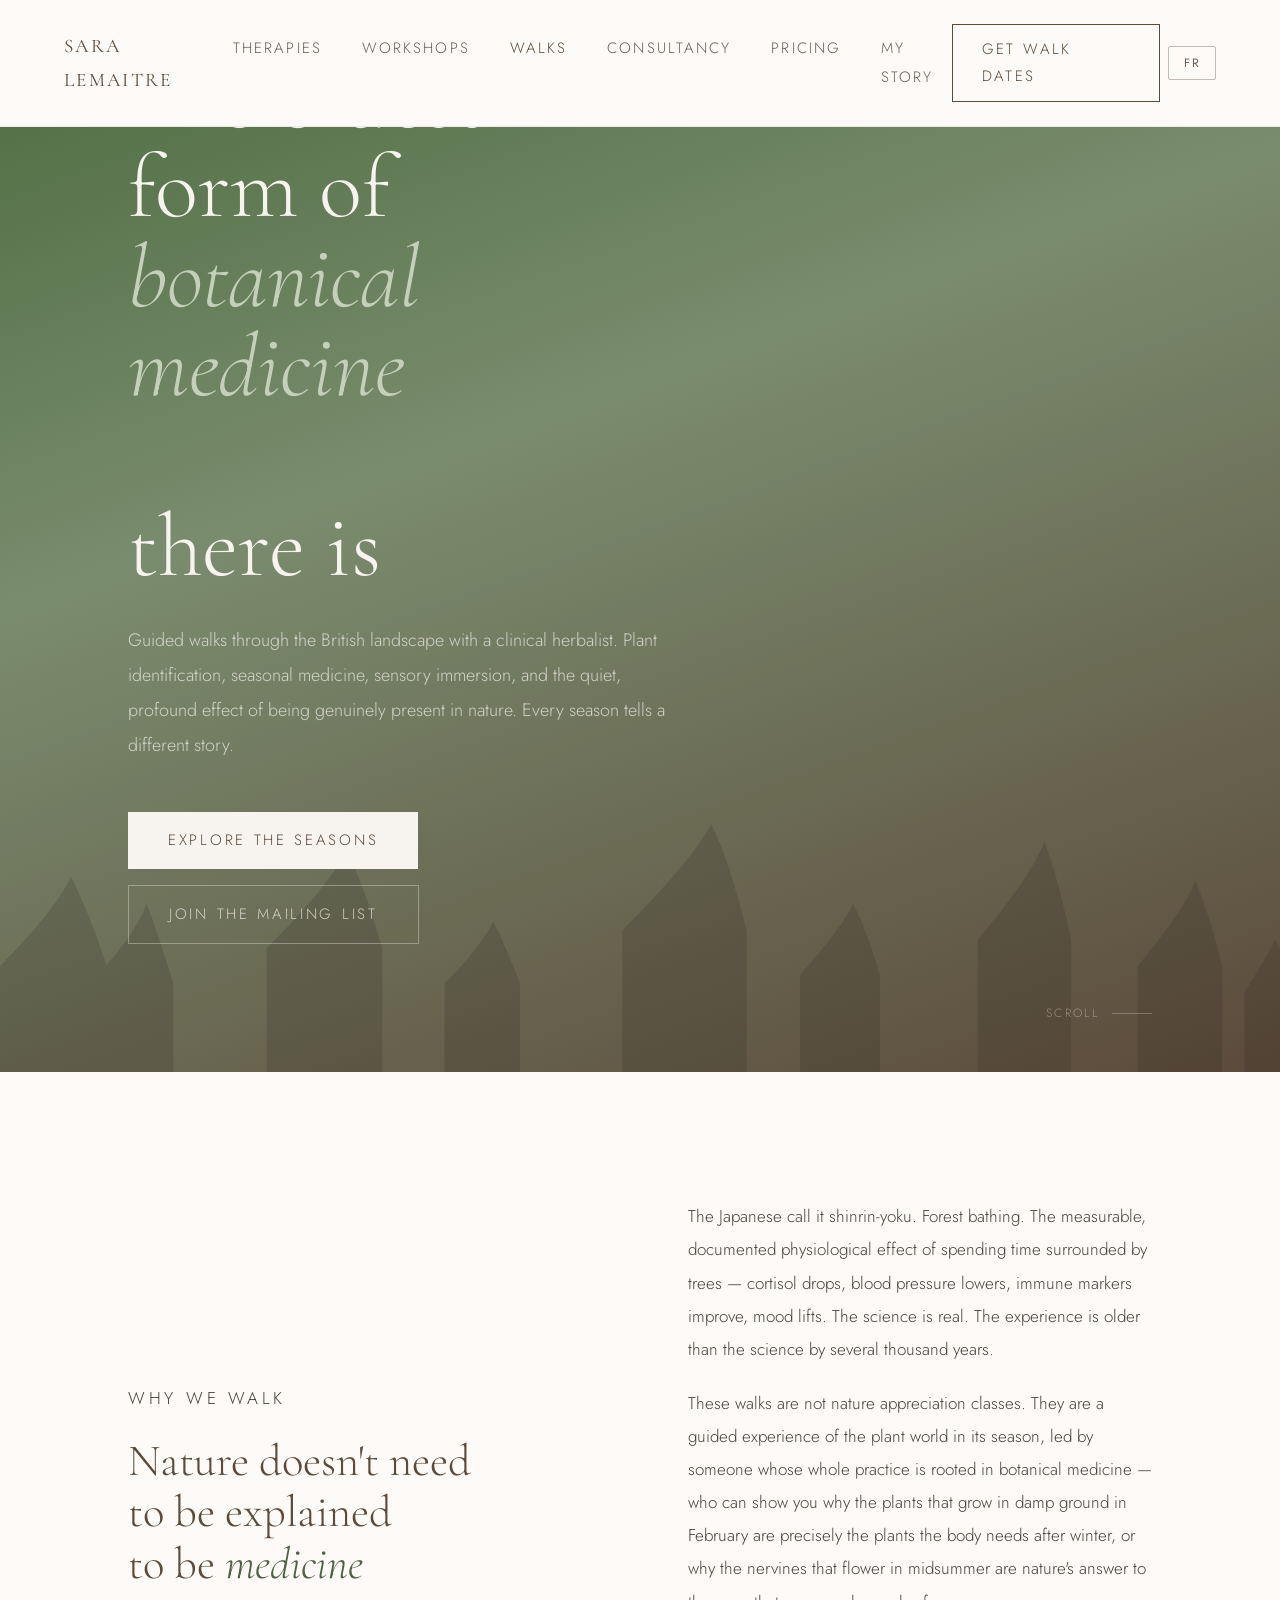
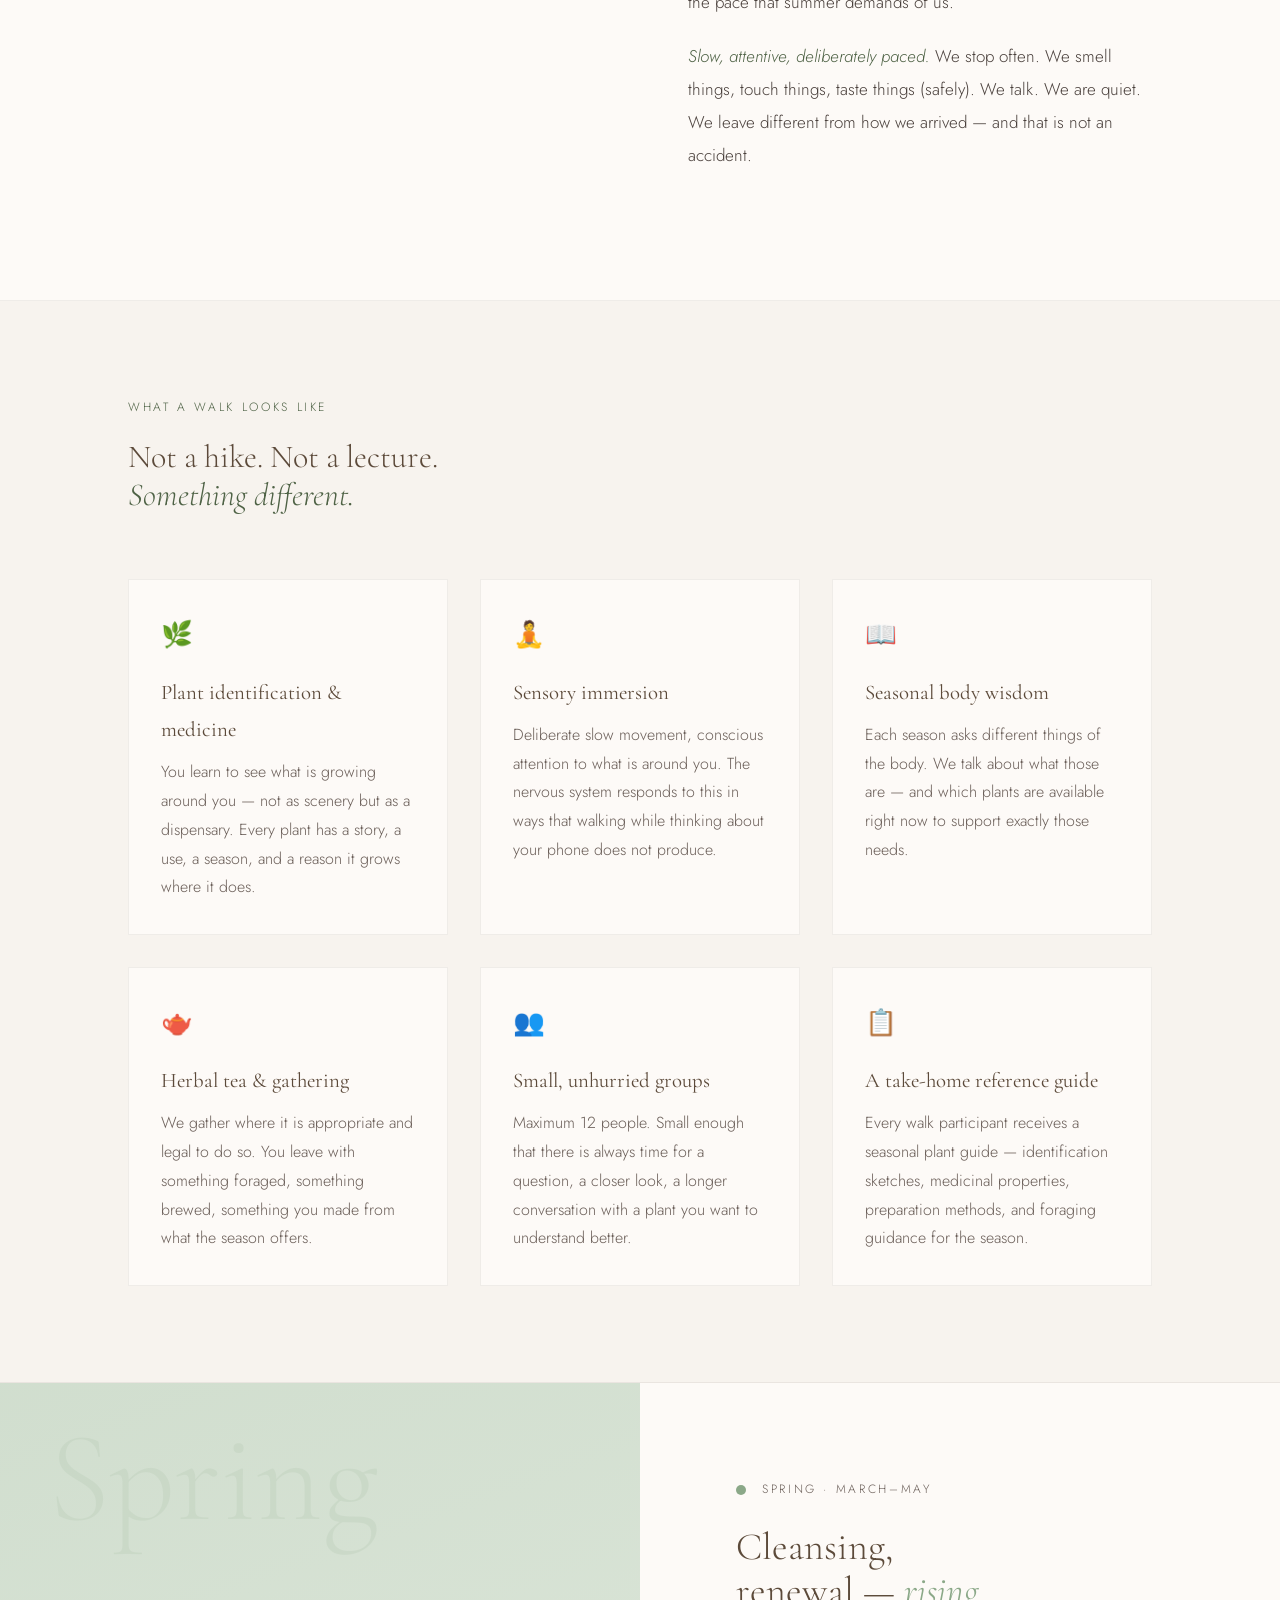
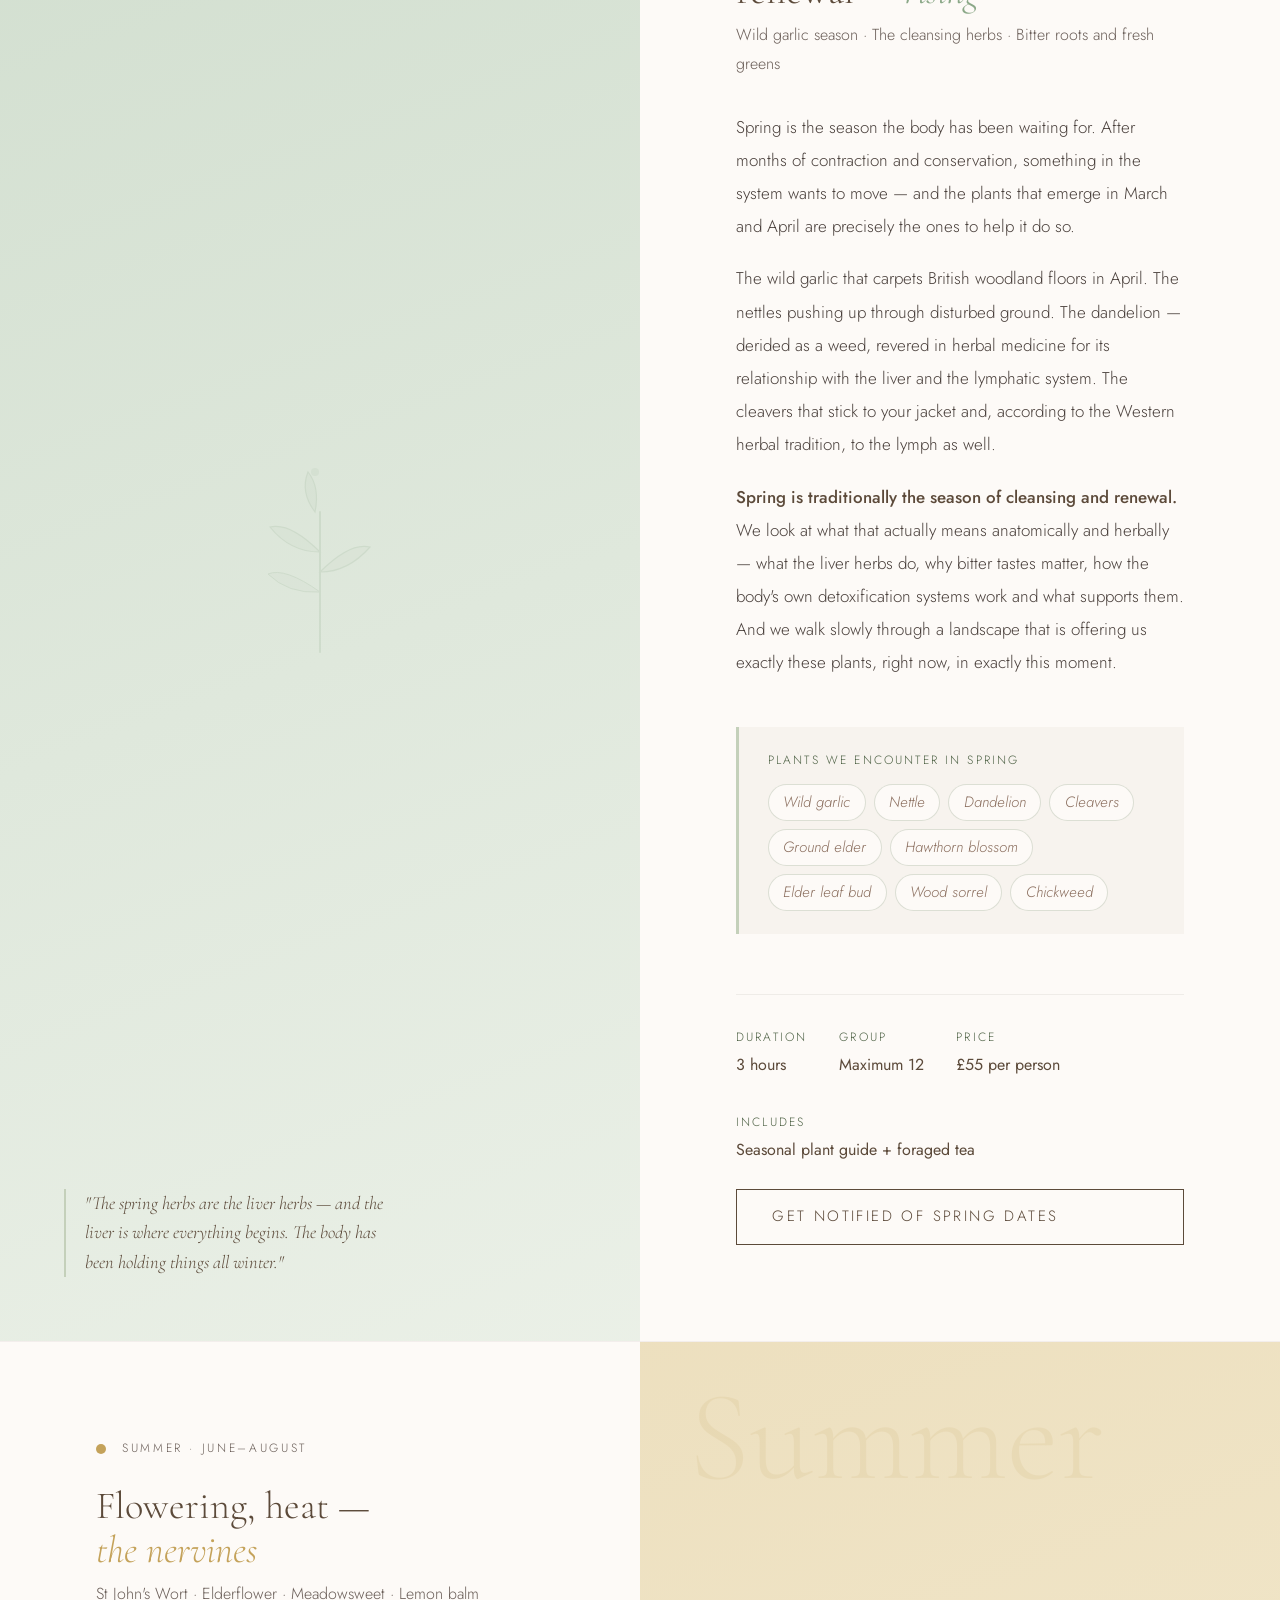
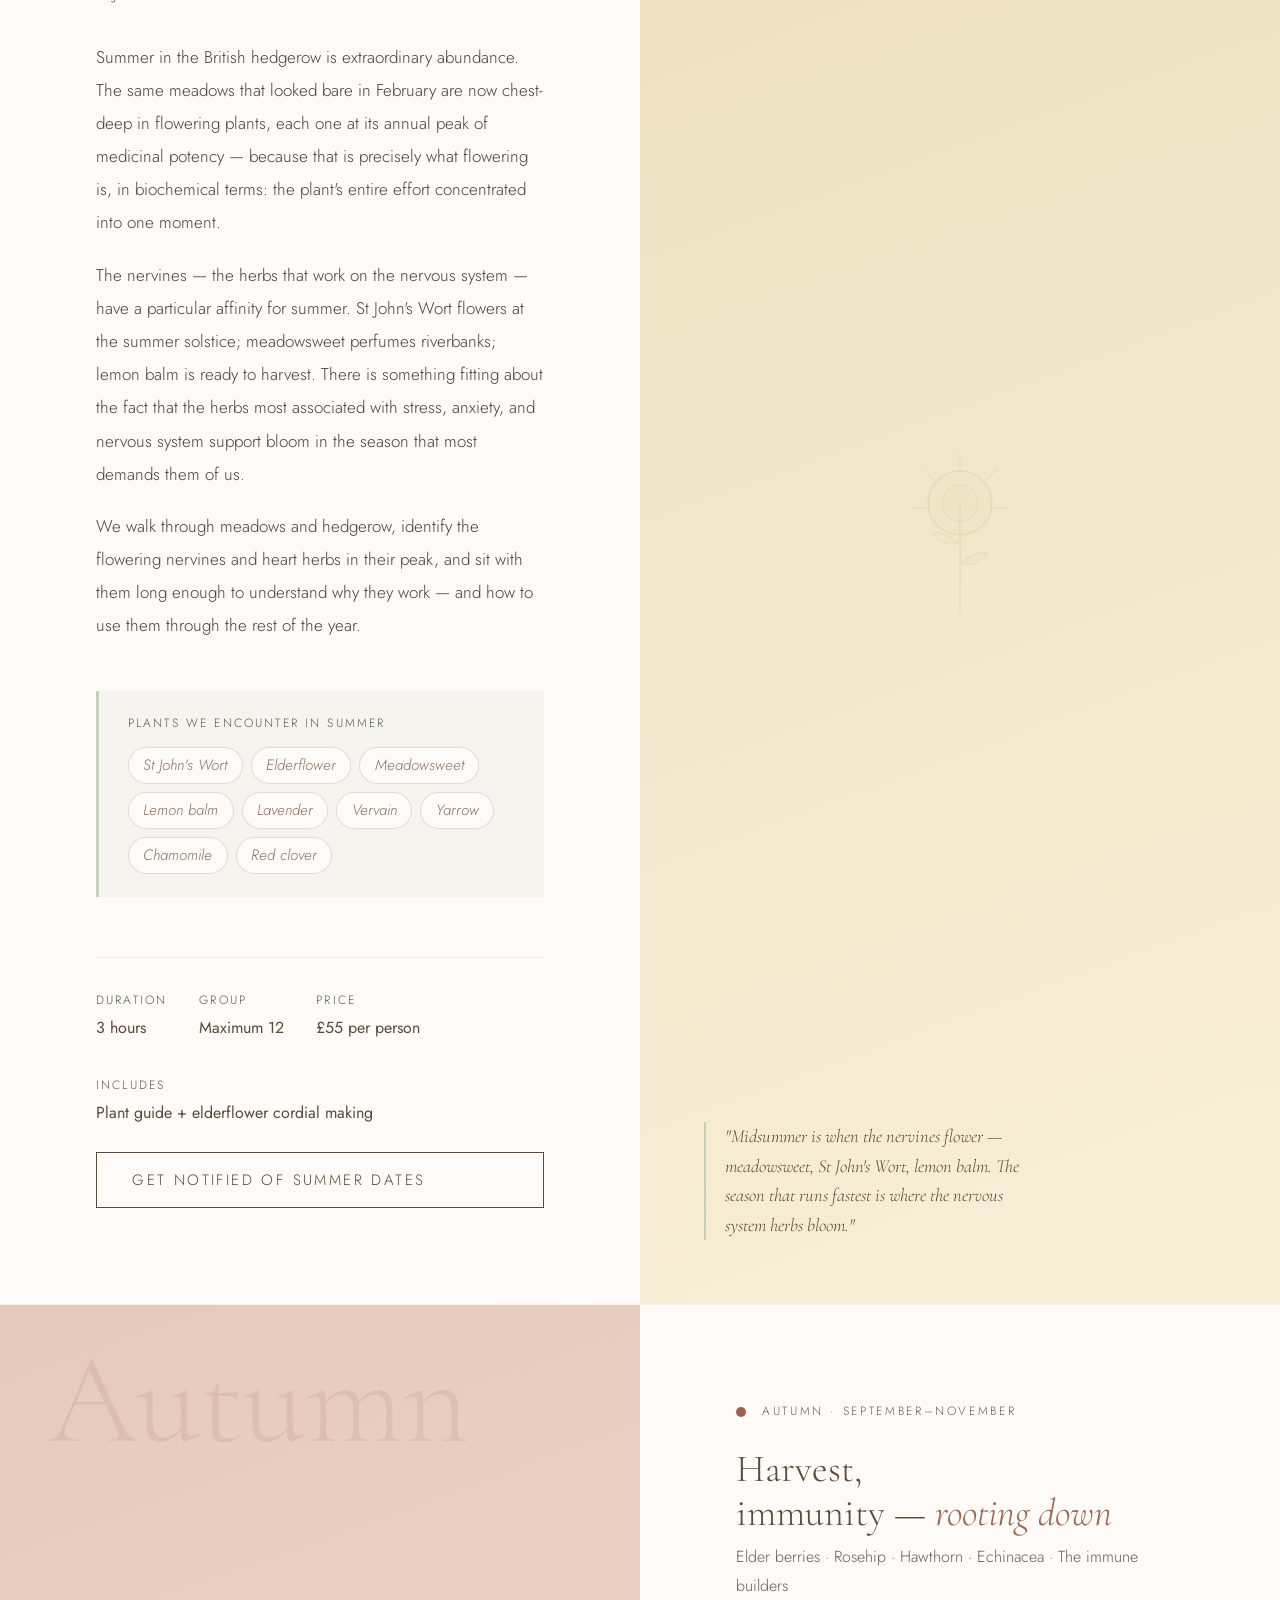
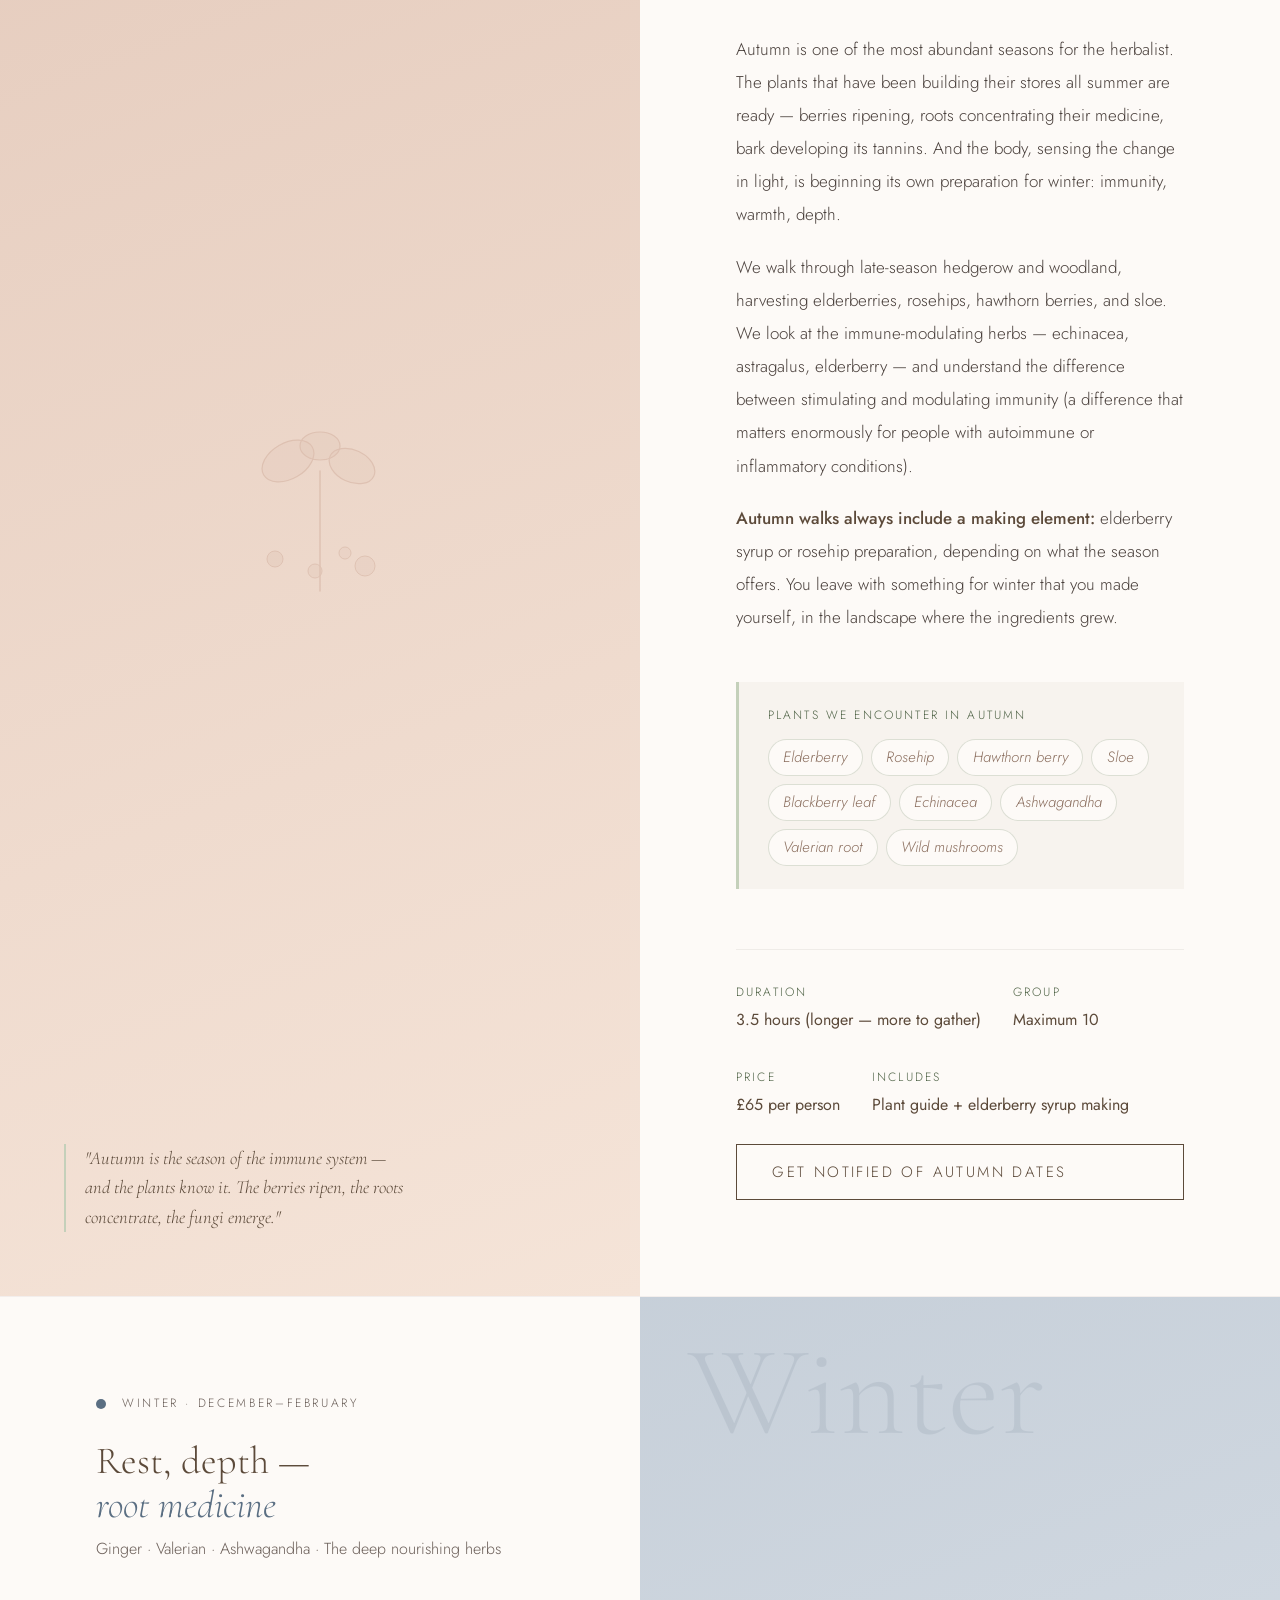
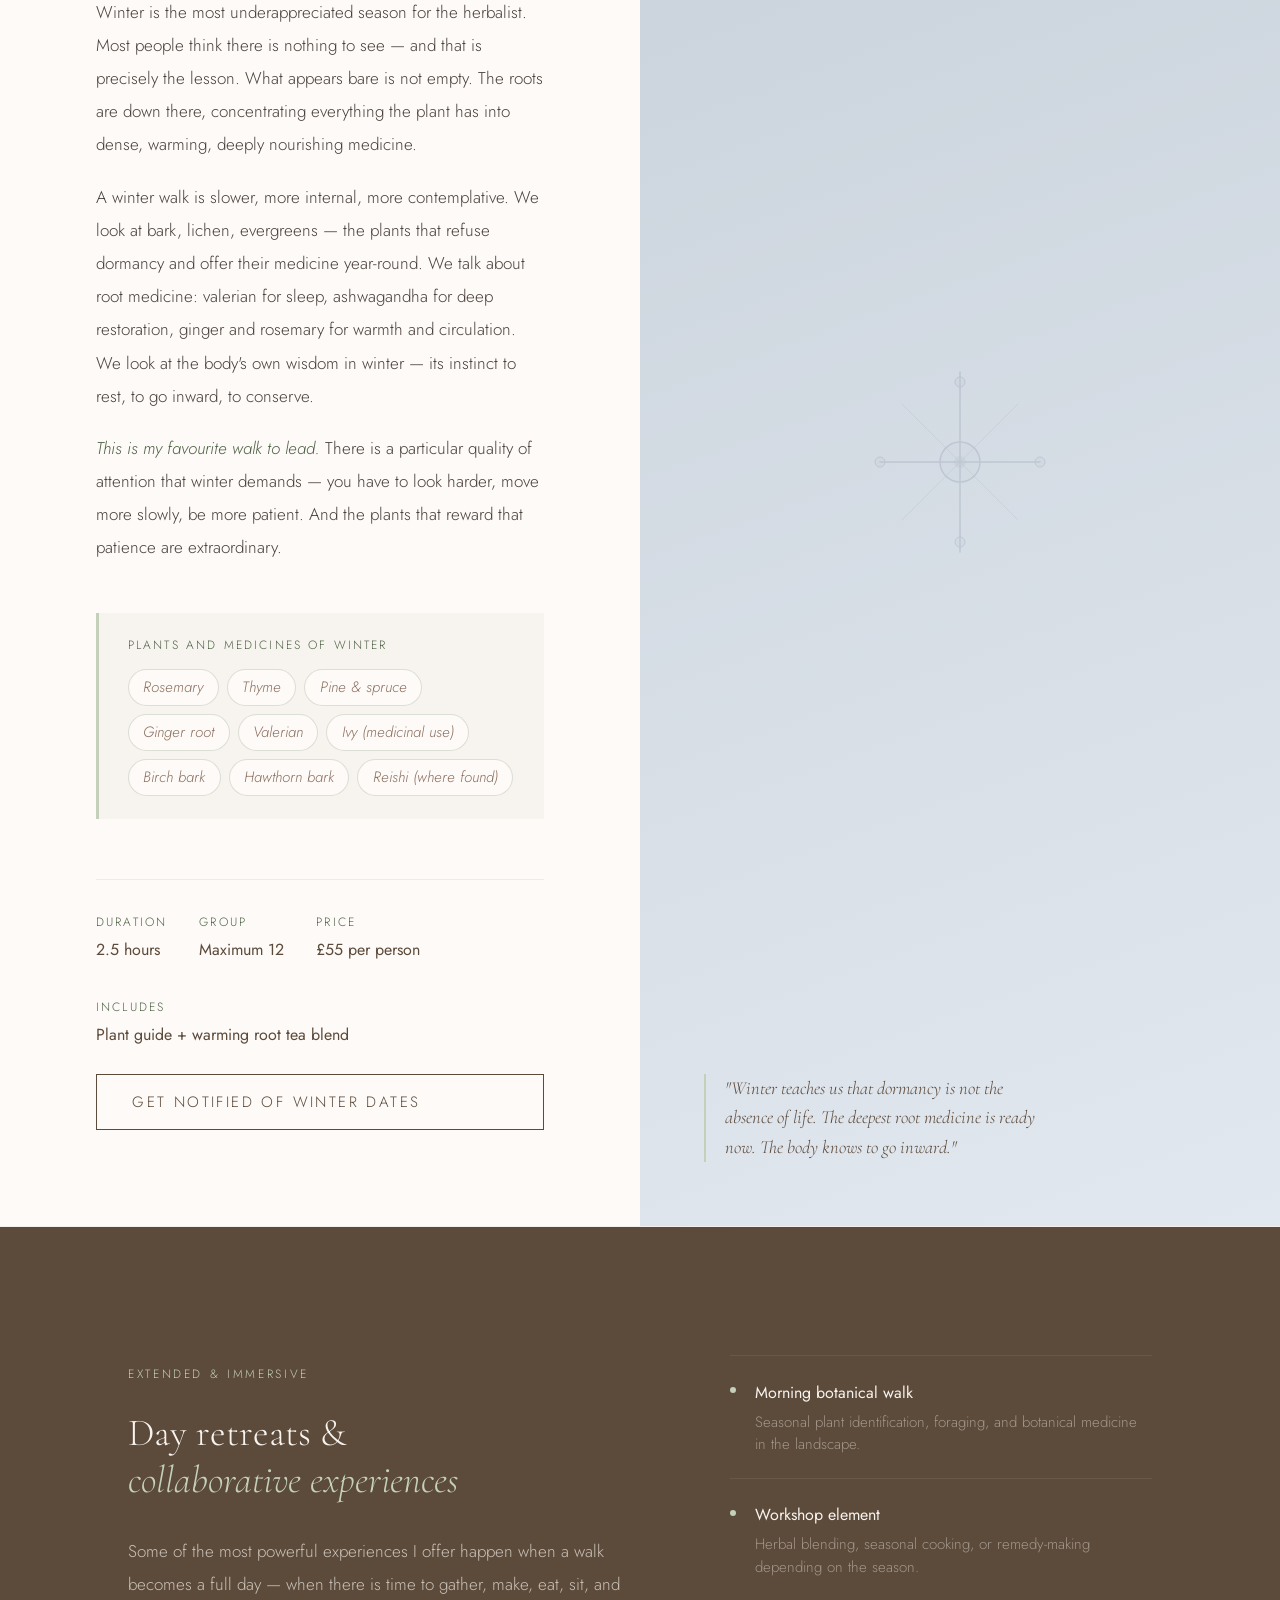
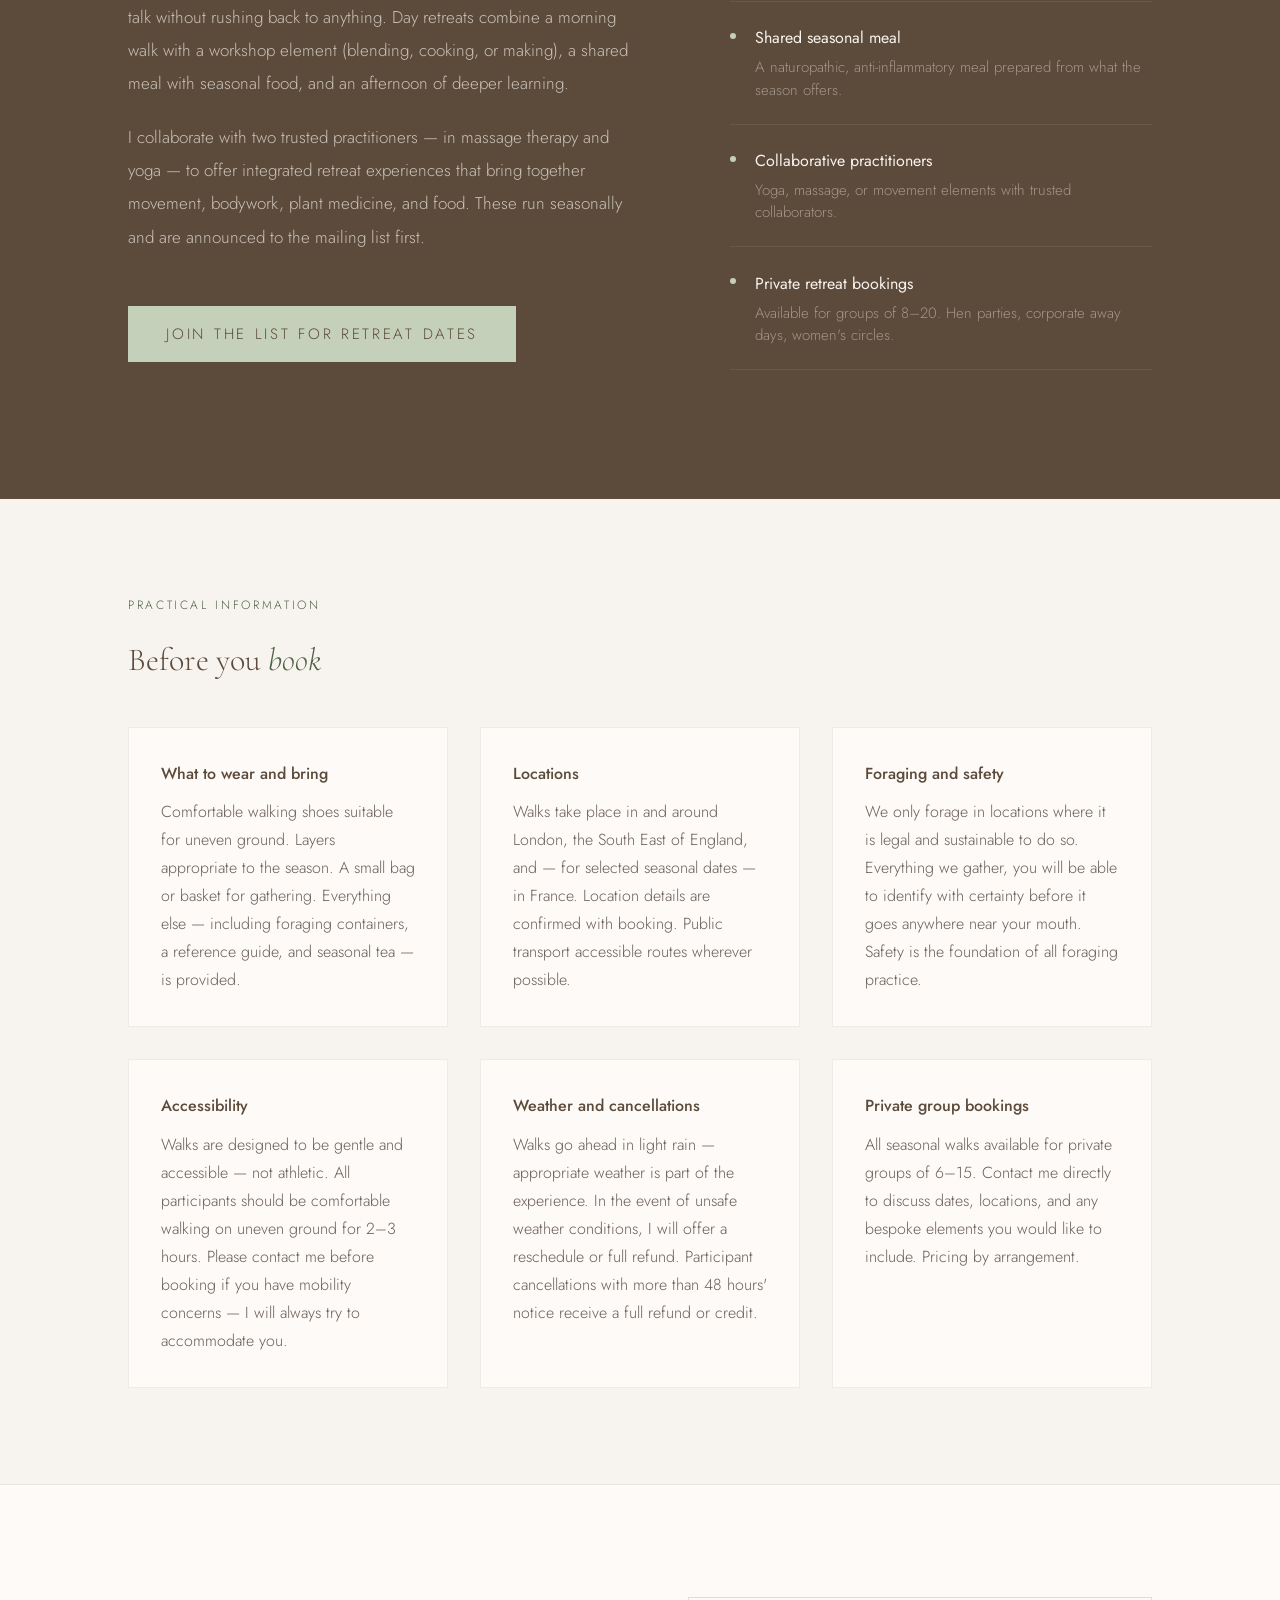
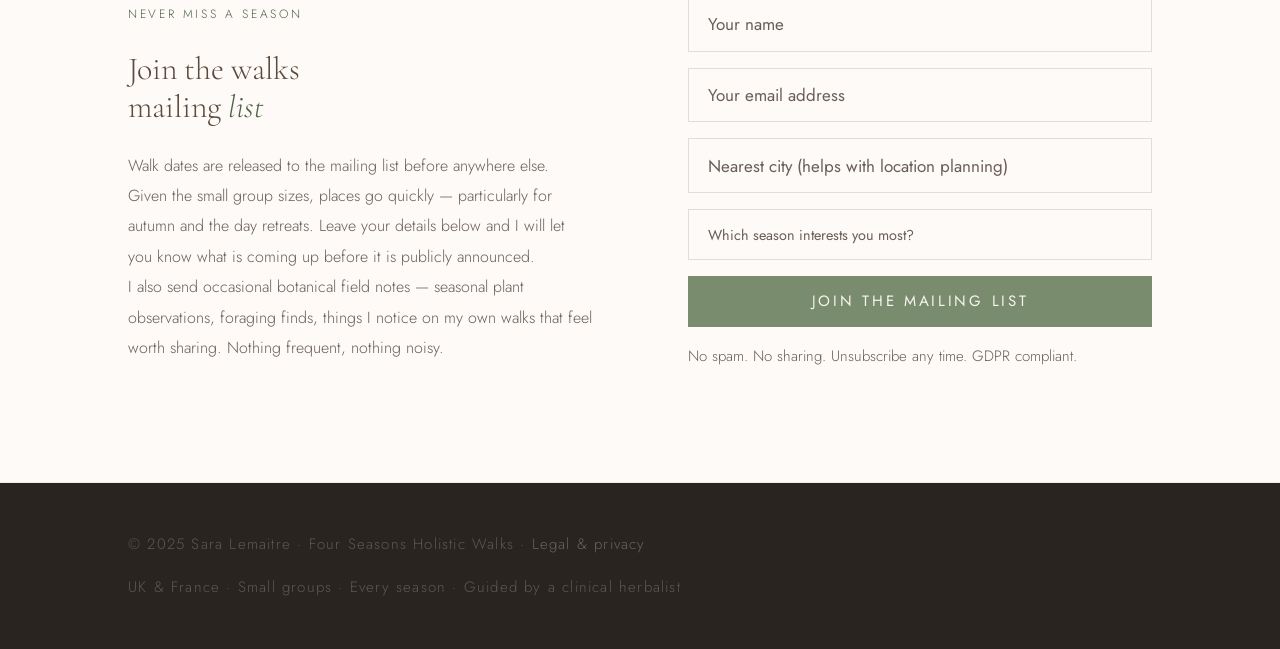
<file: walks.html>
<!DOCTYPE html>
<html lang="en">
<head>
<meta charset="UTF-8">
<meta name="viewport" content="width=device-width, initial-scale=1.0">
<title>Four Seasons Holistic Walks | Botanical Guided Walks UK | Sara Lemaitre</title>
  <!-- SEO & AI visibility -->
  <meta name="description" content="Guided seasonal botanical walks with a clinical herbalist. Plant identification, foraging, seasonal herbal medicine and shinrin-yoku. Spring through winter. Small groups. UK.">
  <meta name="robots" content="index, follow, max-snippet:-1, max-image-preview:large, max-video-preview:-1">
  <meta name="author" content="Sara Lemaitre">
  <meta name="geo.region" content="GB">
  <!-- Open Graph -->
  <meta property="og:type" content="website">
  <meta property="og:title" content="Four Seasons Holistic Walks | Botanical Guided Walks UK | Sara Lemaitre">
  <meta property="og:description" content="Guided seasonal botanical walks with a clinical herbalist. Plant identification, foraging, seasonal herbal medicine and shinrin-yoku. Spring through winter. Small groups. UK.">
  <meta property="og:url" content="https://www.saralemaitre.com/walks.html">
  <meta property="og:site_name" content="Sara Lemaitre Herbal Medicine & Naturopathy">
  <meta property="og:image" content="https://www.saralemaitre.com/images/og-walks.jpg">
  <meta property="og:image:width" content="1200">
  <meta property="og:image:height" content="630">
  <meta property="og:locale" content="en_GB">
  <meta property="og:locale:alternate" content="fr_FR">
  <!-- Twitter Card -->
  <meta name="twitter:card" content="summary_large_image">
  <meta name="twitter:title" content="Four Seasons Holistic Walks | Botanical Guided Walks UK | Sara Lemaitre">
  <meta name="twitter:description" content="Guided seasonal botanical walks with a clinical herbalist. Plant identification, foraging, seasonal herbal medicine and shinrin-yoku. Spring through winter. Small groups. UK.">
  <meta name="twitter:image" content="https://www.saralemaitre.com/images/og-walks.jpg">
  <!-- Canonical & hreflang -->
  <link rel="canonical" href="https://www.saralemaitre.com/walks.html">
  <link rel="alternate" hreflang="en-gb" href="https://www.saralemaitre.com/walks.html">
  <link rel="alternate" hreflang="fr" href="https://www.saralemaitre.com/walks.html">
  <link rel="alternate" hreflang="x-default" href="https://www.saralemaitre.com/walks.html">
  <!-- Schema.org structured data for AI & search engines -->
  <script type="application/ld+json">
  {
  "@context": "https://schema.org",
  "@graph": [
    {
      "@type": "Person",
      "@id": "https://www.saralemaitre.com/#sara",
      "name": "Sara Lemaitre",
      "givenName": "Sara",
      "familyName": "Lemaitre",
      "jobTitle": "Clinical Herbalist and Naturopath",
      "description": "Clinical herbalist, naturopath, and former elite artistic swimmer specialising in hormonal health, endometriosis, PCOS, chronic fatigue, and athlete performance. Consultations in English and French.",
      "url": "https://www.saralemaitre.com",
      "sameAs": [],
      "knowsLanguage": ["en-GB", "fr-FR"],
      "nationality": {"@type": "Country", "name": "France"},
      "hasCredential": [
        {"@type": "EducationalOccupationalCredential", "credentialCategory": "degree", "name": "BSc Herbal Medicine (EHTPA accredited)"},
        {"@type": "EducationalOccupationalCredential", "credentialCategory": "diploma", "name": "Naturopathy Diploma"},
        {"@type": "EducationalOccupationalCredential", "credentialCategory": "diploma", "name": "Indian Head Massage Diploma"},
        {"@type": "EducationalOccupationalCredential", "credentialCategory": "training", "name": "TCM Dispensary Externship, 6 months"}
      ],
      "alumniOf": {"@type": "Organization", "name": "College of Naturopathic Medicine"}
    },
    {
      "@type": ["MedicalBusiness", "HealthAndBeautyBusiness"],
      "@id": "https://www.saralemaitre.com/#practice",
      "name": "Sara Lemaitre Herbal Medicine & Naturopathy",
      "url": "https://www.saralemaitre.com",
      "founder": {"@id": "https://www.saralemaitre.com/#sara"},
      "description": "Clinical herbal medicine consultations, naturopathy and complementary therapies specialising in hormonal health, endometriosis, PCOS, chronic fatigue and athlete performance.",
      "priceRange": "££",
      "currenciesAccepted": "GBP",
      "areaServed": ["United Kingdom","France","Belgium","Switzerland","Canada","Australia","United States"],
      "availableLanguage": [
        {"@type": "Language", "name": "English", "alternateName": "en"},
        {"@type": "Language", "name": "French", "alternateName": "fr"}
      ],
      "medicalSpecialty": ["Women's Health","Hormonal Health","Naturopathic Medicine","Herbal Medicine"],
      "hasOfferCatalog": {
        "@type": "OfferCatalog",
        "name": "Herbal Medicine & Wellness Services",
        "itemListElement": [
          {"@type": "Offer", "itemOffered": {"@type": "Service", "name": "Initial Herbal Medicine Consultation", "description": "75-80 minute personalised consultation. Full case history, written herbal protocol, naturopathic guidance."}, "price": "140", "priceCurrency": "GBP"},
          {"@type": "Offer", "itemOffered": {"@type": "Service", "name": "Hormonal Reset Programme", "description": "3-session programme for endometriosis, PCOS, perimenopause and chronic fatigue."}, "price": "360", "priceCurrency": "GBP"},
          {"@type": "Offer", "itemOffered": {"@type": "Service", "name": "Indian Head Massage", "description": "60-minute Ayurvedic head massage. Stress, tension, nervous system reset. In person."}, "price": "100", "priceCurrency": "GBP"},
          {"@type": "Offer", "itemOffered": {"@type": "Service", "name": "Free Discovery Call", "description": "Free 15-minute introductory call. No commitment."}, "price": "0", "priceCurrency": "GBP"}
        ]
      }
    }
  ]
}
  </script>
  <link rel="preconnect" href="https://fonts.googleapis.com">
<link rel="preconnect" href="https://fonts.gstatic.com" crossorigin>
<link href="https://fonts.googleapis.com/css2?family=Cormorant+Garamond:ital,wght@0,300;0,400;0,500;1,300;1,400&family=Jost:wght@300;400;500&display=swap" rel="stylesheet">
<style>
  :root {
    --cream: #F7F3EE; --warm-white: #FDFAF7;
    --sage: #7A8C6E;
    --sage-text: #4E6245; --sage-light: #C4D0BA; --sage-pale: #EBF0E7;
    --bark: #5C4A3A; --bark-light: #8C7060; --bark-pale: #EDE5DC;
    --charcoal: #2A2420; --muted: #6A5E58;
    --spring: #8BA888; --spring-pale: #E8F0E6;
    --summer: #C4A25A; --summer-pale: #F7EFD8;
    --autumn: #A0634A; --autumn-pale: #F5E4D8;
    --winter: #5A6E82; --winter-pale: #E2E8EF;
  }
  *, *::before, *::after { box-sizing: border-box; margin: 0; padding: 0; }
  html { scroll-behavior: smooth; }
  body { background: var(--warm-white); color: var(--charcoal); font-family: 'Jost', sans-serif; font-weight: 300; line-height: 1.8; overflow-x: hidden; }

  nav { position: fixed; top: 0; left: 0; right: 0; z-index: 100; padding: 1.5rem 4rem; display: flex; justify-content: space-between; align-items: center; background: rgba(253,250,247,0); backdrop-filter: blur(0px); border-bottom: 1px solid transparent; transition: all .4s; }
  nav.scrolled { background: rgba(253,250,247,0.93); backdrop-filter: blur(10px); border-bottom-color: rgba(122,108,100,0.1); }
  .nav-logo { font-family: 'Cormorant Garamond', serif; font-size: 1.2rem; font-weight: 400; letter-spacing: .12em; text-transform: uppercase; color: var(--cream); text-decoration: none; transition: color .4s; }
  nav.scrolled .nav-logo { color: var(--bark); }
  .nav-links { display: flex; gap: 2.5rem; list-style: none; }
  .nav-links a { font-size: .9375rem; letter-spacing: .14em; text-transform: uppercase; color: rgba(247,243,238,.7); text-decoration: none; transition: color .2s; }
  nav.scrolled .nav-links a { color: var(--muted); }
  .nav-links a:hover, .nav-links a.active { color: var(--cream) !important; }
  nav.scrolled .nav-links a:hover, nav.scrolled .nav-links a.active { color: var(--bark) !important; }
  .nav-book { font-size: .9375rem; letter-spacing: .16em; text-transform: uppercase; padding: .7rem 1.8rem; border: 1px solid rgba(247,243,238,.4); color: rgba(247,243,238,.8); text-decoration: none; transition: all .22s; }
  nav.scrolled .nav-book { border-color: var(--bark); color: var(--bark); }
  .nav-book:hover { background: rgba(247,243,238,.15); }
  nav.scrolled .nav-book:hover { background: var(--bark); color: var(--warm-white); }

  /* HERO — full screen, nature feel */
  .hero { min-height: 100vh; background: var(--sage); position: relative; display: flex; align-items: flex-end; overflow: hidden; }
  .hero-bg { position: absolute; inset: 0; background: linear-gradient(160deg, #4a6b3e 0%, #7A8C6E 40%, #5C4A3A 100%); }
  /* layered tree silhouettes */
  .hero-trees { position: absolute; bottom: 0; left: 0; right: 0; }
  .hero-content { position: relative; z-index: 2; padding: 0 8rem 8rem; max-width: 800px; }
  .hero-eyebrow { font-size: .75rem; letter-spacing: .26em; text-transform: uppercase; color: var(--sage-pale); margin-bottom: 2rem; opacity: 0; animation: fadeUp .8s .2s forwards; }
  .hero-title { font-family: 'Cormorant Garamond', serif; font-size: clamp(3.5rem, 7vw, 6rem); font-weight: 300; line-height: 1.0; color: var(--cream); margin-bottom: 2rem; opacity: 0; animation: fadeUp .8s .35s forwards; }
  .hero-title em { font-style: italic; color: var(--sage-light); display: block; }
  .hero-desc { font-size: 1.125rem; color: rgba(247,243,238,.72); line-height: 1.95; max-width: 540px; margin-bottom: 3rem; opacity: 0; animation: fadeUp .8s .5s forwards; }
  .hero-actions { display: flex; gap: 1rem; flex-wrap: wrap; opacity: 0; animation: fadeUp .8s .65s forwards; }
  .btn-cream { display: inline-block; padding: .95rem 2.5rem; background: var(--cream); color: var(--bark); text-decoration: none; font-size: .9375rem; letter-spacing: .18em; text-transform: uppercase; transition: all .22s; }
  .btn-cream:hover { background: var(--sage-pale); }
  .btn-outline-cream { display: inline-block; padding: .95rem 2.5rem; border: 1px solid rgba(247,243,238,.35); color: rgba(247,243,238,.75); text-decoration: none; font-size: .9375rem; letter-spacing: .18em; text-transform: uppercase; transition: all .22s; }
  .btn-outline-cream:hover { border-color: rgba(247,243,238,.6); color: var(--cream); }
  /* scroll hint */
  .scroll-hint { position: absolute; bottom: 3rem; right: 8rem; display: flex; align-items: center; gap: .8rem; opacity: 0; animation: fadeIn 1s 1.2s forwards; z-index: 2; }
  .scroll-hint span { font-size: .75rem; letter-spacing: .2em; text-transform: uppercase; color: rgba(247,243,238,.4); }
  .scroll-line { width: 40px; height: 1px; background: rgba(247,243,238,.25); }

  /* OPENING */
  .opening { padding: 8rem; display: grid; grid-template-columns: 1fr 1fr; gap: 6rem; align-items: center; border-bottom: 1px solid rgba(122,108,100,0.1); }
  .opening h2 { font-family: 'Cormorant Garamond', serif; font-size: clamp(2.2rem, 3.5vw, 3.2rem); font-weight: 300; color: var(--bark); line-height: 1.15; }
  .opening h2 em { font-style: italic; color: var(--sage-text); }
  .opening-eyebrow { font-size: .75rem; letter-spacing: .22em; text-transform: uppercase; color: var(--sage-text); margin-bottom: 1.5rem; }
  .opening p { font-size: 1.0625rem; color: #4A403C; line-height: 1.95; margin-bottom: 1.3rem; }
  .opening p:last-child { margin-bottom: 0; }
  .opening p em { font-style: italic; color: var(--sage-text); }

  /* WHAT TO EXPECT */
  .expect { background: var(--cream); padding: 6rem 8rem; border-bottom: 1px solid rgba(122,108,100,0.1); }
  .expect-header { margin-bottom: 4rem; }
  .expect-header .eyebrow { font-size: .75rem; letter-spacing: .22em; text-transform: uppercase; color: var(--sage-text); margin-bottom: 1.2rem; }
  .expect-header h2 { font-family: 'Cormorant Garamond', serif; font-size: clamp(1.8rem, 2.5vw, 2.4rem); font-weight: 300; color: var(--bark); line-height: 1.2; }
  .expect-header h2 em { font-style: italic; color: var(--sage-text); }
  .expect-grid { display: grid; grid-template-columns: repeat(3, minmax(0,1fr)); gap: 2rem; }
  .expect-card { padding: 2rem; background: var(--warm-white); border: 1px solid rgba(122,108,100,0.1); }
  .expect-card-icon { font-size: 1.6rem; margin-bottom: 1rem; }
  .expect-card-title { font-family: 'Cormorant Garamond', serif; font-size: 1.3rem; font-weight: 400; color: var(--bark); margin-bottom: .6rem; }
  .expect-card-desc { font-size: 1rem; color: var(--muted); line-height: 1.8; }

  /* FOUR SEASONS — one full section per season */
  .season-section { display: grid; grid-template-columns: 1fr 1fr; min-height: 75vh; border-bottom: 1px solid rgba(122,108,100,0.08); }
  .season-section.reverse { direction: rtl; }
  .season-section.reverse > * { direction: ltr; }

  .season-visual { position: relative; overflow: hidden; display: flex; flex-direction: column; justify-content: flex-end; padding: 4rem; }
  .season-visual::before { content: ''; position: absolute; inset: 0; }
  .season-section:nth-child(1) .season-visual { background: var(--spring-pale); }
  .season-section:nth-child(1) .season-visual::before { background: linear-gradient(160deg, rgba(139,168,136,.25) 0%, rgba(235,240,231,.8) 100%); }
  .season-section:nth-child(2) .season-visual { background: var(--summer-pale); }
  .season-section:nth-child(2) .season-visual::before { background: linear-gradient(160deg, rgba(196,162,90,.2) 0%, rgba(247,239,216,.85) 100%); }
  .season-section:nth-child(3) .season-visual { background: var(--autumn-pale); }
  .season-section:nth-child(3) .season-visual::before { background: linear-gradient(160deg, rgba(160,99,74,.2) 0%, rgba(245,228,216,.85) 100%); }
  .season-section:nth-child(4) .season-visual { background: var(--winter-pale); }
  .season-section:nth-child(4) .season-visual::before { background: linear-gradient(160deg, rgba(90,110,130,.2) 0%, rgba(226,232,239,.85) 100%); }

  .season-large-text { position: absolute; top: 2rem; left: 3rem; font-family: 'Cormorant Garamond', serif; font-size: 8rem; font-weight: 300; line-height: 1; opacity: .12; pointer-events: none; }
  .season-section:nth-child(1) .season-large-text { color: var(--spring); }
  .season-section:nth-child(2) .season-large-text { color: var(--summer); }
  .season-section:nth-child(3) .season-large-text { color: var(--autumn); }
  .season-section:nth-child(4) .season-large-text { color: var(--winter); }

  .season-visual-svg { position: absolute; top: 50%; left: 50%; transform: translate(-50%,-50%); opacity: .18; }
  .season-quote { position: relative; z-index: 1; font-family: 'Cormorant Garamond', serif; font-size: 1.15rem; font-style: italic; color: var(--bark); line-height: 1.6; border-left: 2px solid var(--sage-light); padding-left: 1.2rem; max-width: 340px; }

  .season-content { padding: 6rem; display: flex; flex-direction: column; justify-content: center; }
  .season-indicator { display: flex; align-items: center; gap: 1rem; margin-bottom: 1.5rem; }
  .season-dot { width: 10px; height: 10px; border-radius: 50%; }
  .spring-dot { background: var(--spring); }
  .summer-dot { background: var(--summer); }
  .autumn-dot { background: var(--autumn); }
  .winter-dot { background: var(--winter); }
  .season-name-label { font-size: .75rem; letter-spacing: .22em; text-transform: uppercase; color: var(--muted); }

  .season-title { font-family: 'Cormorant Garamond', serif; font-size: clamp(2rem, 3vw, 2.8rem); font-weight: 300; color: var(--bark); line-height: 1.15; margin-bottom: .5rem; }
  .season-title em { font-style: italic; }
  .season-section:nth-child(1) .season-title em { color: var(--spring); }
  .season-section:nth-child(2) .season-title em { color: var(--summer); }
  .season-section:nth-child(3) .season-title em { color: var(--autumn); }
  .season-section:nth-child(4) .season-title em { color: var(--winter); }

  .season-subtitle { font-size: 1rem; color: var(--muted); margin-bottom: 2rem; }
  .season-body { font-size: 1.0625rem; color: #4A403C; line-height: 1.95; margin-bottom: 1.2rem; max-width: 540px; }
  .season-body em { font-style: italic; color: var(--sage-text); }
  .season-body strong { font-weight: 500; color: var(--bark); }

  .herbs-block { margin: 1.8rem 0; padding: 1.4rem 1.8rem; background: var(--cream); border-left: 3px solid var(--sage-light); }
  .herbs-label { font-size: .75rem; letter-spacing: .18em; text-transform: uppercase; color: var(--sage-text); margin-bottom: .8rem; }
  .herbs-list { display: flex; flex-wrap: wrap; gap: .5rem; }
  .herb-chip { font-size: .9375rem; padding: .25rem .9rem; background: var(--warm-white); border: 1px solid rgba(122,140,110,0.25); color: var(--bark-light); border-radius: 20px; font-style: italic; }

  .season-meta { display: flex; gap: 2rem; flex-wrap: wrap; margin-top: 2rem; padding-top: 2rem; border-top: 1px solid rgba(122,108,100,0.1); }
  .season-meta-item { display: flex; flex-direction: column; gap: .15rem; }
  .season-meta-label { font-size: .75rem; letter-spacing: .18em; text-transform: uppercase; color: var(--sage-text); }
  .season-meta-value { font-size: 1rem; color: var(--bark); font-weight: 400; }
  .season-book { display: inline-block; margin-top: 1.5rem; padding: .85rem 2.2rem; border: 1px solid var(--bark); color: var(--bark); text-decoration: none; font-size: .9375rem; letter-spacing: .16em; text-transform: uppercase; transition: all .22s; }
  .season-book:hover { background: var(--bark); color: var(--warm-white); }

  /* RETREAT SECTION */
  .retreat-section { background: var(--bark); padding: 8rem; display: grid; grid-template-columns: 1.2fr 1fr; gap: 6rem; align-items: center; border-bottom: 1px solid rgba(122,108,100,0.1); }
  .retreat-text .eyebrow { font-size: .75rem; letter-spacing: .22em; text-transform: uppercase; color: var(--sage-light); margin-bottom: 1.5rem; }
  .retreat-text h2 { font-family: 'Cormorant Garamond', serif; font-size: clamp(2rem, 3vw, 2.8rem); font-weight: 300; color: var(--cream); line-height: 1.2; margin-bottom: 2rem; }
  .retreat-text h2 em { font-style: italic; color: var(--sage-light); }
  .retreat-text p { font-size: 1.0625rem; color: rgba(247,243,238,.7); line-height: 1.95; margin-bottom: 1.3rem; max-width: 500px; }
  .retreat-features { display: flex; flex-direction: column; gap: 0; }
  .retreat-feature { padding: 1.4rem 0; border-bottom: 1px solid rgba(247,243,238,.08); display: flex; gap: 1.2rem; align-items: flex-start; }
  .retreat-feature:first-child { border-top: 1px solid rgba(247,243,238,.08); }
  .retreat-feature-dot { width: 6px; height: 6px; border-radius: 50%; background: var(--sage-light); flex-shrink: 0; margin-top: .55rem; }
  .retreat-feature-title { font-size: 1rem; font-weight: 400; color: var(--cream); margin-bottom: .2rem; }
  .retreat-feature-desc { font-size: .9375rem; color: rgba(247,243,238,.45); line-height: 1.5; }
  .retreat-cta { display: inline-block; margin-top: 2rem; padding: .9rem 2.4rem; background: var(--sage-light); color: var(--bark); text-decoration: none; font-size: .9375rem; letter-spacing: .18em; text-transform: uppercase; transition: all .22s; }
  .retreat-cta:hover { background: var(--cream); }

  /* PRACTICAL INFO */
  .practical { padding: 6rem 8rem; background: var(--cream); border-bottom: 1px solid rgba(122,108,100,0.1); }
  .practical .eyebrow { font-size: .75rem; letter-spacing: .22em; text-transform: uppercase; color: var(--sage-text); margin-bottom: 1.5rem; }
  .practical h2 { font-family: 'Cormorant Garamond', serif; font-size: clamp(1.8rem, 2.5vw, 2.4rem); font-weight: 300; color: var(--bark); line-height: 1.2; margin-bottom: 3rem; }
  .practical h2 em { font-style: italic; color: var(--sage-text); }
  .practical-grid { display: grid; grid-template-columns: repeat(3, minmax(0,1fr)); gap: 2rem; }
  .practical-item { padding: 2rem; background: var(--warm-white); border: 1px solid rgba(122,108,100,0.1); }
  .practical-item-title { font-size: 1rem; font-weight: 500; color: var(--bark); margin-bottom: .6rem; }
  .practical-item-body { font-size: 1rem; color: var(--muted); line-height: 1.75; }

  /* MAILING */
  .mailing { padding: 7rem 8rem; display: grid; grid-template-columns: 1fr 1fr; gap: 6rem; align-items: center; border-bottom: 1px solid rgba(122,108,100,0.1); }
  .mailing-text .eyebrow { font-size: .75rem; letter-spacing: .22em; text-transform: uppercase; color: var(--sage-text); margin-bottom: 1.5rem; }
  .mailing-text h2 { font-family: 'Cormorant Garamond', serif; font-size: clamp(1.8rem, 2.5vw, 2.4rem); font-weight: 300; color: var(--bark); line-height: 1.2; margin-bottom: 1.5rem; }
  .mailing-text h2 em { font-style: italic; color: var(--sage-text); }
  .mailing-text p { font-size: 1rem; color: var(--muted); line-height: 1.9; }
  .mailing-form { display: flex; flex-direction: column; gap: 1rem; }
  .mailing-form input { padding: .9rem 1.2rem; border: 1px solid rgba(122,108,100,0.2); background: var(--warm-white); font-family: 'Jost', sans-serif; font-size: 1.0625rem; color: var(--charcoal); outline: none; transition: border-color .2s; }
  .mailing-form input:focus { border-color: var(--sage-text); }
  .mailing-form input::placeholder { color: var(--muted); }
  .mailing-form button { padding: .9rem 2rem; background: var(--sage); color: var(--cream); border: none; font-family: 'Jost', sans-serif; font-size: .9375rem; letter-spacing: .18em; text-transform: uppercase; cursor: pointer; transition: background .22s; }
  .mailing-form button:hover { background: var(--bark); }
  .mailing-note { font-size: .9375rem; color: var(--muted); }

  footer { background: var(--charcoal); padding: 3rem 8rem; display: flex; justify-content: space-between; align-items: center; flex-wrap: wrap; gap: 1rem; }
  footer p { font-size: .9375rem; letter-spacing: .08em; color: rgba(247,243,238,.25); }

  @keyframes fadeUp { from { opacity: 0; transform: translateY(20px); } to { opacity: 1; transform: translateY(0); } }
  @keyframes fadeIn { from { opacity: 0; } to { opacity: 1; } }
  .reveal { opacity: 0; transform: translateY(22px); transition: opacity .75s ease, transform .75s ease; }
  .reveal.visible { opacity: 1; transform: translateY(0); }
  .reveal-d1 { transition-delay: .12s; } .reveal-d2 { transition-delay: .22s; }

  @media (max-width: 1000px) {
    nav { padding: 1.2rem 2rem; }
    .hero-content { padding: 0 2.5rem 5rem; }
    .scroll-hint { display: none; }
    .opening { grid-template-columns: 1fr; padding: 5rem 2.5rem; gap: 3rem; }
    .expect { padding: 5rem 2.5rem; }
    .expect-grid { grid-template-columns: 1fr; }
    .season-section, .season-section.reverse { grid-template-columns: 1fr; direction: ltr; }
    .season-visual { min-height: 300px; }
    .season-content { padding: 4rem 2.5rem; }
    .retreat-section { grid-template-columns: 1fr; padding: 5rem 2.5rem; gap: 3rem; }
    .practical { padding: 5rem 2.5rem; }
    .practical-grid { grid-template-columns: 1fr; }
    .mailing { grid-template-columns: 1fr; padding: 5rem 2.5rem; gap: 3rem; }
    footer { padding: 2rem 2.5rem; flex-direction: column; text-align: center; }
  }

  /* ── WCAG 2.2 AA: Visible focus indicators ── */
  :focus-visible {
    outline: 3px solid #5C4A3A;
    outline-offset: 3px;
    border-radius: 2px;
  }
  a:focus-visible, button:focus-visible, input:focus-visible,
  select:focus-visible, textarea:focus-visible {
    outline: 3px solid #5C4A3A;
    outline-offset: 3px;
  }

  /* Screen-reader only utility */
  .sr-only {
    position: absolute; width: 1px; height: 1px;
    padding: 0; margin: -1px; overflow: hidden;
    clip: rect(0,0,0,0); white-space: nowrap; border: 0;
  }

  /* ── Skip navigation link ── */
  .skip-nav {
    position: absolute; top: -100px; left: 1rem; z-index: 9999;
    background: #5C4A3A; color: #F7F3EE;
    padding: .75rem 1.5rem; font-size: 1.0625rem;
    text-decoration: none; border-radius: 0 0 4px 4px;
    transition: top .2s;
  }
  .skip-nav:focus { top: 0; }


  /* ── Mobile hamburger menu ── */
  .hamburger {
    display: none; flex-direction: column; gap: 5px;
    background: none; border: none; cursor: pointer;
    padding: .5rem; margin-left: .5rem;
  }
  .hamburger span {
    display: block; width: 22px; height: 2px;
    background: var(--bark); border-radius: 2px;
    transition: all .25s;
  }
  .hamburger[aria-expanded="true"] span:nth-child(1) { transform: translateY(7px) rotate(45deg); }
  .hamburger[aria-expanded="true"] span:nth-child(2) { opacity: 0; }
  .hamburger[aria-expanded="true"] span:nth-child(3) { transform: translateY(-7px) rotate(-45deg); }
  
  @media (max-width: 1024px) {
    .hamburger { display: flex; }
    .nav-links {
      display: none; position: fixed; top: 73px; left: 0; right: 0;
      background: rgba(253,250,247,0.98); backdrop-filter: blur(12px);
      flex-direction: column; gap: 0; padding: 1rem 0;
      border-bottom: 1px solid rgba(122,108,100,0.12);
      z-index: 99;
    }
    .nav-links.open { display: flex; }
    .nav-links li a {
      display: block; padding: .9rem 2rem;
      font-size: 1.0625rem; letter-spacing: .08em;
      border-bottom: 1px solid rgba(122,108,100,0.06);
    }
    .nav-book { display: none; }
  }



  .lang-toggle {
    font-size: .75rem; letter-spacing: .16em; text-transform: uppercase;
    padding: .45rem .9rem; border: 1px solid rgba(247,243,238,.5);
    background: none; color: rgba(247,243,238,.85); cursor: pointer;
    font-family: 'Jost', sans-serif; border-radius: 2px;
    transition: all .3s; margin-left: .5rem;
  }
  nav.scrolled .lang-toggle { border-color: rgba(92,74,58,.35); color: var(--muted); }
  .lang-toggle:hover, nav.scrolled .lang-toggle:hover { border-color: var(--bark); color: var(--bark); }


  /* Pages with light-coloured heroes — nav starts dark */
  body[data-nav="light"] nav {
    background: rgba(253,250,247,0.85);
    backdrop-filter: blur(8px);
  }
  body[data-nav="light"] .nav-logo { color: var(--bark); }
  body[data-nav="light"] .nav-links a { color: var(--muted); }
  body[data-nav="light"] .nav-links a:hover { color: var(--bark); }
  body[data-nav="light"] .nav-book { border-color: var(--bark); color: var(--bark); }
  body[data-nav="light"] .lang-toggle { border-color: rgba(92,74,58,.35); color: var(--muted); }

</style>
</head>
<body>
<a href="#main-content" class="skip-nav">Skip to main content</a>

<nav id="nav" role="navigation" aria-label="Main navigation">
  <a href="index.html" class="nav-logo">Sara Lemaitre</a>
  <ul class="nav-links" id="nav-links">
    <li><a href="therapies.html" data-i18n="nav.therapies">Therapies</a></li>
    <li><a href="workshops.html" data-i18n="nav.workshops">Workshops</a></li>
    <li><a href="walks.html" class="active" aria-current="page">Walks</a></li>
    <li><a href="consultancy.html" data-i18n="nav.consultancy">Consultancy</a></li>
    <li><a href="pricing.html" data-i18n="nav.pricing">Pricing</a></li>
    <li><a href="story.html" data-i18n="nav.story">My story</a></li>
  </ul>
  <a href="#mailing" class="nav-book" data-i18n="nav.walks.cta">Get walk dates</a>
  <button class="lang-toggle" data-current-lang="en" aria-label="Switch to French" onclick="SL_toggleLang(this)">FR</button>
  <button class="hamburger" aria-label="Open navigation menu" aria-expanded="false" aria-controls="nav-links" onclick="toggleNav(this)">
    <span></span><span></span><span></span>
  </button>
</nav>

<!-- HERO -->
<section id="main-content" role="main" class="hero">
  <div class="hero-bg"></div>
  <!-- Tree silhouettes -->
  <svg class="hero-trees" viewBox="0 0 1440 300" fill="none" preserveAspectRatio="xMidYMax meet" style="position:absolute;bottom:0;left:0;right:0;width:100%;opacity:.18;">
    <path d="M0 300 L0 180 Q60 120 80 80 Q100 120 120 180 L120 300Z" fill="#2A2420"/>
    <path d="M100 300 L100 200 Q150 150 165 110 Q180 150 195 200 L195 300Z" fill="#2A2420"/>
    <path d="M300 300 L300 160 Q370 90 390 50 Q410 90 430 160 L430 300Z" fill="#2A2420"/>
    <path d="M500 300 L500 200 Q540 160 555 130 Q570 160 585 200 L585 300Z" fill="#2A2420"/>
    <path d="M700 300 L700 140 Q780 60 800 20 Q820 60 840 140 L840 300Z" fill="#2A2420"/>
    <path d="M900 300 L900 190 Q945 140 960 110 Q975 140 990 190 L990 300Z" fill="#2A2420"/>
    <path d="M1100 300 L1100 150 Q1160 80 1175 40 Q1190 80 1205 150 L1205 300Z" fill="#2A2420"/>
    <path d="M1280 300 L1280 180 Q1330 120 1345 85 Q1360 120 1375 180 L1375 300Z" fill="#2A2420"/>
    <path d="M1400 300 L1400 210 Q1425 170 1435 150 Q1445 170 1455 210 L1455 300Z" fill="#2A2420"/>
  </svg>
  <div class="hero-content">
    <p class="hero-eyebrow">Four Seasons Holistic Walks</p>
    <h1 class="hero-title">The oldest<br>form of<br><em>botanical medicine</em><br>there is</h1>
    <p class="hero-desc">Guided walks through the British landscape with a clinical herbalist. Plant identification, seasonal medicine, sensory immersion, and the quiet, profound effect of being genuinely present in nature. Every season tells a different story.</p>
    <div class="hero-actions">
      <a href="#seasons" class="btn-cream">Explore the seasons</a>
      <a href="#mailing" class="btn-outline-cream" data-i18n="walks.mailing.cta">Join the mailing list</a>
    </div>
  </div>
  <div class="scroll-hint">
    <span>Scroll</span>
    <div class="scroll-line"></div>
  </div>
</section>

<!-- OPENING -->
<section class="opening reveal">
  <div>
    <p class="opening-eyebrow">Why we walk</p>
    <h2>Nature doesn't need<br>to be explained<br>to be <em>medicine</em></h2>
  </div>
  <div>
    <p>The Japanese call it shinrin-yoku. Forest bathing. The measurable, documented physiological effect of spending time surrounded by trees — cortisol drops, blood pressure lowers, immune markers improve, mood lifts. The science is real. The experience is older than the science by several thousand years.</p>
    <p>These walks are not nature appreciation classes. They are a guided experience of the plant world in its season, led by someone whose whole practice is rooted in botanical medicine — who can show you why the plants that grow in damp ground in February are precisely the plants the body needs after winter, or why the nervines that flower in midsummer are nature's answer to the pace that summer demands of us.</p>
    <p><em>Slow, attentive, deliberately paced.</em> We stop often. We smell things, touch things, taste things (safely). We talk. We are quiet. We leave different from how we arrived — and that is not an accident.</p>
  </div>
</section>

<!-- WHAT TO EXPECT -->
<section class="expect reveal">
  <div class="expect-header">
    <p class="eyebrow">What a walk looks like</p>
    <h2>Not a hike. Not a lecture.<br><em>Something different.</em></h2>
  </div>
  <div class="expect-grid">
    <div class="expect-card">
      <div class="expect-card-icon">🌿</div>
      <div class="expect-card-title">Plant identification & medicine</div>
      <div class="expect-card-desc">You learn to see what is growing around you — not as scenery but as a dispensary. Every plant has a story, a use, a season, and a reason it grows where it does.</div>
    </div>
    <div class="expect-card">
      <div class="expect-card-icon">🧘</div>
      <div class="expect-card-title">Sensory immersion</div>
      <div class="expect-card-desc">Deliberate slow movement, conscious attention to what is around you. The nervous system responds to this in ways that walking while thinking about your phone does not produce.</div>
    </div>
    <div class="expect-card">
      <div class="expect-card-icon">📖</div>
      <div class="expect-card-title">Seasonal body wisdom</div>
      <div class="expect-card-desc">Each season asks different things of the body. We talk about what those are — and which plants are available right now to support exactly those needs.</div>
    </div>
    <div class="expect-card">
      <div class="expect-card-icon">🫖</div>
      <div class="expect-card-title">Herbal tea & gathering</div>
      <div class="expect-card-desc">We gather where it is appropriate and legal to do so. You leave with something foraged, something brewed, something you made from what the season offers.</div>
    </div>
    <div class="expect-card">
      <div class="expect-card-icon">👥</div>
      <div class="expect-card-title">Small, unhurried groups</div>
      <div class="expect-card-desc">Maximum 12 people. Small enough that there is always time for a question, a closer look, a longer conversation with a plant you want to understand better.</div>
    </div>
    <div class="expect-card">
      <div class="expect-card-icon">📋</div>
      <div class="expect-card-title">A take-home reference guide</div>
      <div class="expect-card-desc">Every walk participant receives a seasonal plant guide — identification sketches, medicinal properties, preparation methods, and foraging guidance for the season.</div>
    </div>
  </div>
</section>

<!-- THE FOUR SEASONS -->
<div id="seasons">

  <!-- SPRING -->
  <section class="season-section reveal">
    <div class="season-visual">
      <div class="season-large-text" data-i18n="walks.spring.title">Spring</div>
      <svg class="season-visual-svg" width="260" height="260" viewBox="0 0 260 260" fill="none">
        <path d="M130 220 L130 80" stroke="#8BA888" stroke-width="2" stroke-linecap="round"/>
        <path d="M130 120 Q100 90 80 95 Q100 120 130 120Z" fill="rgba(139,168,136,.25)" stroke="#8BA888" stroke-width="1.2"/>
        <path d="M130 140 Q160 110 180 115 Q158 140 130 140Z" fill="rgba(139,168,136,.2)" stroke="#8BA888" stroke-width="1.2"/>
        <path d="M130 160 Q95 135 78 142 Q98 162 130 160Z" fill="rgba(139,168,136,.18)" stroke="#8BA888" stroke-width="1"/>
        <path d="M125 80 Q110 60 118 40 Q130 55 125 80Z" fill="rgba(139,168,136,.3)" stroke="#8BA888" stroke-width="1.2"/>
        <circle cx="125" cy="40" r="4" fill="#8BA888" opacity=".5"/>
      </svg>
      <div class="season-quote">"The spring herbs are the liver herbs — and the liver is where everything begins. The body has been holding things all winter."</div>
    </div>
    <div class="season-content">
      <div class="season-indicator"><div class="season-dot spring-dot"></div><span class="season-name-label">Spring · March–May</span></div>
      <h2 class="season-title">Cleansing,<br>renewal — <em>rising</em></h2>
      <p class="season-subtitle">Wild garlic season · The cleansing herbs · Bitter roots and fresh greens</p>
      <p class="season-body">Spring is the season the body has been waiting for. After months of contraction and conservation, something in the system wants to move — and the plants that emerge in March and April are precisely the ones to help it do so.</p>
      <p class="season-body">The wild garlic that carpets British woodland floors in April. The nettles pushing up through disturbed ground. The dandelion — derided as a weed, revered in herbal medicine for its relationship with the liver and the lymphatic system. The cleavers that stick to your jacket and, according to the Western herbal tradition, to the lymph as well.</p>
      <p class="season-body"><strong>Spring is traditionally the season of cleansing and renewal.</strong> We look at what that actually means anatomically and herbally — what the liver herbs do, why bitter tastes matter, how the body's own detoxification systems work and what supports them. And we walk slowly through a landscape that is offering us exactly these plants, right now, in exactly this moment.</p>
      <div class="herbs-block">
        <div class="herbs-label">Plants we encounter in spring</div>
        <div class="herbs-list">
          <span class="herb-chip">Wild garlic</span>
          <span class="herb-chip">Nettle</span>
          <span class="herb-chip">Dandelion</span>
          <span class="herb-chip">Cleavers</span>
          <span class="herb-chip">Ground elder</span>
          <span class="herb-chip">Hawthorn blossom</span>
          <span class="herb-chip">Elder leaf bud</span>
          <span class="herb-chip">Wood sorrel</span>
          <span class="herb-chip">Chickweed</span>
        </div>
      </div>
      <div class="season-meta">
        <div class="season-meta-item"><span class="season-meta-label">Duration</span><span class="season-meta-value">3 hours</span></div>
        <div class="season-meta-item"><span class="season-meta-label">Group</span><span class="season-meta-value">Maximum 12</span></div>
        <div class="season-meta-item"><span class="season-meta-label">Price</span><span class="season-meta-value">£55 per person</span></div>
        <div class="season-meta-item"><span class="season-meta-label">Includes</span><span class="season-meta-value">Seasonal plant guide + foraged tea</span></div>
      </div>
      <a href="#mailing" class="season-book">Get notified of spring dates</a>
    </div>
  </section>

  <!-- SUMMER -->
  <section class="season-section reverse reveal">
    <div class="season-visual">
      <div class="season-large-text" data-i18n="walks.summer.title">Summer</div>
      <svg class="season-visual-svg" width="260" height="260" viewBox="0 0 260 260" fill="none">
        <circle cx="130" cy="110" r="32" stroke="#C4A25A" stroke-width="1.5" fill="rgba(196,162,90,.12)"/>
        <circle cx="130" cy="110" r="18" stroke="#C4A25A" stroke-width="1" fill="rgba(196,162,90,.08)"/>
        <path d="M130 110 L130 220" stroke="#C4A25A" stroke-width="1.5" stroke-linecap="round"/>
        <path d="M130 150 Q108 135 102 140 Q112 155 130 150Z" fill="rgba(196,162,90,.2)" stroke="#C4A25A" stroke-width="1"/>
        <path d="M130 170 Q152 155 158 160 Q148 175 130 170Z" fill="rgba(196,162,90,.18)" stroke="#C4A25A" stroke-width="1"/>
        <line x1="130" y1="78" x2="130" y2="60" stroke="#C4A25A" stroke-width="1" stroke-linecap="round"/>
        <line x1="155" y1="88" x2="168" y2="75" stroke="#C4A25A" stroke-width="1" stroke-linecap="round"/>
        <line x1="160" y1="115" x2="178" y2="115" stroke="#C4A25A" stroke-width="1" stroke-linecap="round"/>
        <line x1="105" y1="88" x2="92" y2="75" stroke="#C4A25A" stroke-width="1" stroke-linecap="round"/>
        <line x1="100" y1="115" x2="82" y2="115" stroke="#C4A25A" stroke-width="1" stroke-linecap="round"/>
      </svg>
      <div class="season-quote">"Midsummer is when the nervines flower — meadowsweet, St John's Wort, lemon balm. The season that runs fastest is where the nervous system herbs bloom."</div>
    </div>
    <div class="season-content">
      <div class="season-indicator"><div class="season-dot summer-dot"></div><span class="season-name-label">Summer · June–August</span></div>
      <h2 class="season-title">Flowering, heat —<br><em>the nervines</em></h2>
      <p class="season-subtitle">St John's Wort · Elderflower · Meadowsweet · Lemon balm</p>
      <p class="season-body">Summer in the British hedgerow is extraordinary abundance. The same meadows that looked bare in February are now chest-deep in flowering plants, each one at its annual peak of medicinal potency — because that is precisely what flowering is, in biochemical terms: the plant's entire effort concentrated into one moment.</p>
      <p class="season-body">The nervines — the herbs that work on the nervous system — have a particular affinity for summer. St John's Wort flowers at the summer solstice; meadowsweet perfumes riverbanks; lemon balm is ready to harvest. There is something fitting about the fact that the herbs most associated with stress, anxiety, and nervous system support bloom in the season that most demands them of us.</p>
      <p class="season-body">We walk through meadows and hedgerow, identify the flowering nervines and heart herbs in their peak, and sit with them long enough to understand why they work — and how to use them through the rest of the year.</p>
      <div class="herbs-block">
        <div class="herbs-label">Plants we encounter in summer</div>
        <div class="herbs-list">
          <span class="herb-chip">St John's Wort</span>
          <span class="herb-chip">Elderflower</span>
          <span class="herb-chip">Meadowsweet</span>
          <span class="herb-chip">Lemon balm</span>
          <span class="herb-chip">Lavender</span>
          <span class="herb-chip">Vervain</span>
          <span class="herb-chip">Yarrow</span>
          <span class="herb-chip">Chamomile</span>
          <span class="herb-chip">Red clover</span>
        </div>
      </div>
      <div class="season-meta">
        <div class="season-meta-item"><span class="season-meta-label">Duration</span><span class="season-meta-value">3 hours</span></div>
        <div class="season-meta-item"><span class="season-meta-label">Group</span><span class="season-meta-value">Maximum 12</span></div>
        <div class="season-meta-item"><span class="season-meta-label">Price</span><span class="season-meta-value">£55 per person</span></div>
        <div class="season-meta-item"><span class="season-meta-label">Includes</span><span class="season-meta-value">Plant guide + elderflower cordial making</span></div>
      </div>
      <a href="#mailing" class="season-book">Get notified of summer dates</a>
    </div>
  </section>

  <!-- AUTUMN -->
  <section class="season-section reveal">
    <div class="season-visual">
      <div class="season-large-text" data-i18n="walks.autumn.title">Autumn</div>
      <svg class="season-visual-svg" width="260" height="260" viewBox="0 0 260 260" fill="none">
        <path d="M130 220 L130 100" stroke="#A0634A" stroke-width="1.5" stroke-linecap="round"/>
        <ellipse cx="98" cy="90" rx="28" ry="18" transform="rotate(-30 98 90)" fill="rgba(160,99,74,.2)" stroke="#A0634A" stroke-width="1.2"/>
        <ellipse cx="162" cy="95" rx="24" ry="16" transform="rotate(25 162 95)" fill="rgba(160,99,74,.18)" stroke="#A0634A" stroke-width="1.2"/>
        <ellipse cx="130" cy="75" rx="20" ry="14" fill="rgba(160,99,74,.22)" stroke="#A0634A" stroke-width="1.2"/>
        <circle cx="85" cy="188" r="8" fill="rgba(160,99,74,.3)" stroke="#A0634A" stroke-width="1"/>
        <circle cx="175" cy="195" r="10" fill="rgba(160,99,74,.25)" stroke="#A0634A" stroke-width="1"/>
        <circle cx="125" cy="200" r="7" fill="rgba(160,99,74,.28)" stroke="#A0634A" stroke-width="1"/>
        <circle cx="155" cy="182" r="6" fill="rgba(160,99,74,.2)" stroke="#A0634A" stroke-width="1"/>
      </svg>
      <div class="season-quote">"Autumn is the season of the immune system — and the plants know it. The berries ripen, the roots concentrate, the fungi emerge."</div>
    </div>
    <div class="season-content">
      <div class="season-indicator"><div class="season-dot autumn-dot"></div><span class="season-name-label">Autumn · September–November</span></div>
      <h2 class="season-title">Harvest,<br>immunity — <em>rooting down</em></h2>
      <p class="season-subtitle">Elder berries · Rosehip · Hawthorn · Echinacea · The immune builders</p>
      <p class="season-body">Autumn is one of the most abundant seasons for the herbalist. The plants that have been building their stores all summer are ready — berries ripening, roots concentrating their medicine, bark developing its tannins. And the body, sensing the change in light, is beginning its own preparation for winter: immunity, warmth, depth.</p>
      <p class="season-body">We walk through late-season hedgerow and woodland, harvesting elderberries, rosehips, hawthorn berries, and sloe. We look at the immune-modulating herbs — echinacea, astragalus, elderberry — and understand the difference between stimulating and modulating immunity (a difference that matters enormously for people with autoimmune or inflammatory conditions).</p>
      <p class="season-body"><strong>Autumn walks always include a making element:</strong> elderberry syrup or rosehip preparation, depending on what the season offers. You leave with something for winter that you made yourself, in the landscape where the ingredients grew.</p>
      <div class="herbs-block">
        <div class="herbs-label">Plants we encounter in autumn</div>
        <div class="herbs-list">
          <span class="herb-chip">Elderberry</span>
          <span class="herb-chip">Rosehip</span>
          <span class="herb-chip">Hawthorn berry</span>
          <span class="herb-chip">Sloe</span>
          <span class="herb-chip">Blackberry leaf</span>
          <span class="herb-chip">Echinacea</span>
          <span class="herb-chip">Ashwagandha</span>
          <span class="herb-chip">Valerian root</span>
          <span class="herb-chip">Wild mushrooms</span>
        </div>
      </div>
      <div class="season-meta">
        <div class="season-meta-item"><span class="season-meta-label">Duration</span><span class="season-meta-value">3.5 hours (longer — more to gather)</span></div>
        <div class="season-meta-item"><span class="season-meta-label">Group</span><span class="season-meta-value">Maximum 10</span></div>
        <div class="season-meta-item"><span class="season-meta-label">Price</span><span class="season-meta-value">£65 per person</span></div>
        <div class="season-meta-item"><span class="season-meta-label">Includes</span><span class="season-meta-value">Plant guide + elderberry syrup making</span></div>
      </div>
      <a href="#mailing" class="season-book">Get notified of autumn dates</a>
    </div>
  </section>

  <!-- WINTER -->
  <section class="season-section reverse reveal">
    <div class="season-visual">
      <div class="season-large-text" data-i18n="walks.winter.title">Winter</div>
      <svg class="season-visual-svg" width="260" height="260" viewBox="0 0 260 260" fill="none">
        <path d="M130 40 L130 220" stroke="#5A6E82" stroke-width="1.5" stroke-linecap="round"/>
        <path d="M50 130 L210 130" stroke="#5A6E82" stroke-width="1.5" stroke-linecap="round"/>
        <path d="M72 72 L188 188" stroke="#5A6E82" stroke-width="1" stroke-linecap="round" opacity=".5"/>
        <path d="M188 72 L72 188" stroke="#5A6E82" stroke-width="1" stroke-linecap="round" opacity=".5"/>
        <circle cx="130" cy="130" r="20" stroke="#5A6E82" stroke-width="1.5" fill="rgba(90,110,130,.08)"/>
        <circle cx="130" cy="130" r="6" fill="#5A6E82" opacity=".4"/>
        <circle cx="130" cy="50" r="5" stroke="#5A6E82" stroke-width="1" fill="rgba(90,110,130,.15)"/>
        <circle cx="130" cy="210" r="5" stroke="#5A6E82" stroke-width="1" fill="rgba(90,110,130,.15)"/>
        <circle cx="50" cy="130" r="5" stroke="#5A6E82" stroke-width="1" fill="rgba(90,110,130,.15)"/>
        <circle cx="210" cy="130" r="5" stroke="#5A6E82" stroke-width="1" fill="rgba(90,110,130,.15)"/>
      </svg>
      <div class="season-quote">"Winter teaches us that dormancy is not the absence of life. The deepest root medicine is ready now. The body knows to go inward."</div>
    </div>
    <div class="season-content">
      <div class="season-indicator"><div class="season-dot winter-dot"></div><span class="season-name-label">Winter · December–February</span></div>
      <h2 class="season-title">Rest, depth —<br><em>root medicine</em></h2>
      <p class="season-subtitle">Ginger · Valerian · Ashwagandha · The deep nourishing herbs</p>
      <p class="season-body">Winter is the most underappreciated season for the herbalist. Most people think there is nothing to see — and that is precisely the lesson. What appears bare is not empty. The roots are down there, concentrating everything the plant has into dense, warming, deeply nourishing medicine.</p>
      <p class="season-body">A winter walk is slower, more internal, more contemplative. We look at bark, lichen, evergreens — the plants that refuse dormancy and offer their medicine year-round. We talk about root medicine: valerian for sleep, ashwagandha for deep restoration, ginger and rosemary for warmth and circulation. We look at the body's own wisdom in winter — its instinct to rest, to go inward, to conserve.</p>
      <p class="season-body"><em>This is my favourite walk to lead.</em> There is a particular quality of attention that winter demands — you have to look harder, move more slowly, be more patient. And the plants that reward that patience are extraordinary.</p>
      <div class="herbs-block">
        <div class="herbs-label">Plants and medicines of winter</div>
        <div class="herbs-list">
          <span class="herb-chip">Rosemary</span>
          <span class="herb-chip">Thyme</span>
          <span class="herb-chip">Pine & spruce</span>
          <span class="herb-chip">Ginger root</span>
          <span class="herb-chip">Valerian</span>
          <span class="herb-chip">Ivy (medicinal use)</span>
          <span class="herb-chip">Birch bark</span>
          <span class="herb-chip">Hawthorn bark</span>
          <span class="herb-chip">Reishi (where found)</span>
        </div>
      </div>
      <div class="season-meta">
        <div class="season-meta-item"><span class="season-meta-label">Duration</span><span class="season-meta-value">2.5 hours</span></div>
        <div class="season-meta-item"><span class="season-meta-label">Group</span><span class="season-meta-value">Maximum 12</span></div>
        <div class="season-meta-item"><span class="season-meta-label">Price</span><span class="season-meta-value">£55 per person</span></div>
        <div class="season-meta-item"><span class="season-meta-label">Includes</span><span class="season-meta-value">Plant guide + warming root tea blend</span></div>
      </div>
      <a href="#mailing" class="season-book">Get notified of winter dates</a>
    </div>
  </section>
</div>

<!-- RETREAT -->
<section class="retreat-section reveal">
  <div class="retreat-text">
    <p class="eyebrow">Extended & immersive</p>
    <h2>Day retreats &<br><em>collaborative experiences</em></h2>
    <p>Some of the most powerful experiences I offer happen when a walk becomes a full day — when there is time to gather, make, eat, sit, and talk without rushing back to anything. Day retreats combine a morning walk with a workshop element (blending, cooking, or making), a shared meal with seasonal food, and an afternoon of deeper learning.</p>
    <p>I collaborate with two trusted practitioners — in massage therapy and yoga — to offer integrated retreat experiences that bring together movement, bodywork, plant medicine, and food. These run seasonally and are announced to the mailing list first.</p>
    <a href="#mailing" class="retreat-cta">Join the list for retreat dates</a>
  </div>
  <div class="retreat-features">
    <div class="retreat-feature"><div class="retreat-feature-dot"></div><div><div class="retreat-feature-title">Morning botanical walk</div><div class="retreat-feature-desc">Seasonal plant identification, foraging, and botanical medicine in the landscape.</div></div></div>
    <div class="retreat-feature"><div class="retreat-feature-dot"></div><div><div class="retreat-feature-title">Workshop element</div><div class="retreat-feature-desc">Herbal blending, seasonal cooking, or remedy-making depending on the season.</div></div></div>
    <div class="retreat-feature"><div class="retreat-feature-dot"></div><div><div class="retreat-feature-title">Shared seasonal meal</div><div class="retreat-feature-desc">A naturopathic, anti-inflammatory meal prepared from what the season offers.</div></div></div>
    <div class="retreat-feature"><div class="retreat-feature-dot"></div><div><div class="retreat-feature-title">Collaborative practitioners</div><div class="retreat-feature-desc">Yoga, massage, or movement elements with trusted collaborators.</div></div></div>
    <div class="retreat-feature"><div class="retreat-feature-dot"></div><div><div class="retreat-feature-title">Private retreat bookings</div><div class="retreat-feature-desc">Available for groups of 8–20. Hen parties, corporate away days, women's circles.</div></div></div>
  </div>
</section>

<!-- PRACTICAL -->
<section class="practical reveal">
  <p class="eyebrow">Practical information</p>
  <h2>Before you <em>book</em></h2>
  <div class="practical-grid">
    <div class="practical-item"><div class="practical-item-title">What to wear and bring</div><div class="practical-item-body">Comfortable walking shoes suitable for uneven ground. Layers appropriate to the season. A small bag or basket for gathering. Everything else — including foraging containers, a reference guide, and seasonal tea — is provided.</div></div>
    <div class="practical-item"><div class="practical-item-title">Locations</div><div class="practical-item-body">Walks take place in and around London, the South East of England, and — for selected seasonal dates — in France. Location details are confirmed with booking. Public transport accessible routes wherever possible.</div></div>
    <div class="practical-item"><div class="practical-item-title">Foraging and safety</div><div class="practical-item-body">We only forage in locations where it is legal and sustainable to do so. Everything we gather, you will be able to identify with certainty before it goes anywhere near your mouth. Safety is the foundation of all foraging practice.</div></div>
    <div class="practical-item"><div class="practical-item-title">Accessibility</div><div class="practical-item-body">Walks are designed to be gentle and accessible — not athletic. All participants should be comfortable walking on uneven ground for 2–3 hours. Please contact me before booking if you have mobility concerns — I will always try to accommodate you.</div></div>
    <div class="practical-item"><div class="practical-item-title">Weather and cancellations</div><div class="practical-item-body">Walks go ahead in light rain — appropriate weather is part of the experience. In the event of unsafe weather conditions, I will offer a reschedule or full refund. Participant cancellations with more than 48 hours' notice receive a full refund or credit.</div></div>
    <div class="practical-item"><div class="practical-item-title">Private group bookings</div><div class="practical-item-body">All seasonal walks available for private groups of 6–15. Contact me directly to discuss dates, locations, and any bespoke elements you would like to include. Pricing by arrangement.</div></div>
  </div>
</section>

<!-- MAILING -->
<section class="mailing reveal" id="mailing">
  <div class="mailing-text">
    <p class="eyebrow">Never miss a season</p>
    <h2>Join the walks<br>mailing <em>list</em></h2>
    <p>Walk dates are released to the mailing list before anywhere else. Given the small group sizes, places go quickly — particularly for autumn and the day retreats. Leave your details below and I will let you know what is coming up before it is publicly announced.</p>
    <p>I also send occasional botanical field notes — seasonal plant observations, foraging finds, things I notice on my own walks that feel worth sharing. Nothing frequent, nothing noisy.</p>
  </div>
  <div>
    <form class="mailing-form" name="walks-mailing" netlify netlify-honeypot="bot-field" action="/thank-you.html">
      <input type="hidden" name="form-name" value="walks-mailing">
      <p hidden><input name="bot-field"></p>
      <label for="wk-name" class="sr-only">Your name</label><input id="wk-name" type="text" name="name" placeholder="Your name" data-i18n="walks.mailing.name" data-i18n-attr="placeholder" aria-required="true">
      <label for="wk-email" class="sr-only">Email address</label><input id="wk-email" type="email" name="email" placeholder="Your email address" data-i18n="walks.mailing.email" data-i18n-attr="placeholder" aria-required="true">
      <label for="wk-loc" class="sr-only">Nearest city</label><input id="wk-loc" type="text" name="location" placeholder="Nearest city (helps with location planning)" data-i18n="walks.mailing.loc" data-i18n-attr="placeholder">
      <select style="padding:.9rem 1.2rem;border:1px solid rgba(122,108,100,0.2);background:var(--warm-white);font-family:'Jost',sans-serif;font-size:.9rem;color:var(--muted);outline:none;appearance:none;cursor:pointer;">
        <option value="" disabled selected>Which season interests you most?</option>
        <option>Spring</option>
        <option>Summer</option>
        <option>Autumn (most popular)</option>
        <option>Winter</option>
        <option>Day retreat</option>
        <option>All seasons</option>
      </select>
      <button type="submit">Join the mailing list</button>
      <p class="mailing-note">No spam. No sharing. Unsubscribe any time. GDPR compliant.</p>
    </form>
  </div>
</section>

<footer>
  <p>© 2025 Sara Lemaitre · Four Seasons Holistic Walks · <a href="legal.html" style="color:rgba(247,243,238,.3);text-decoration:none;">Legal & privacy</a></p>
  <p>UK & France · Small groups · Every season · Guided by a clinical herbalist</p>
</footer>

<script>
  const nav = document.getElementById('nav');
  window.addEventListener('scroll', () => nav.classList.toggle('scrolled', window.scrollY > 80));

  const reveals = document.querySelectorAll('.reveal');
  const obs = new IntersectionObserver((entries) => {
    entries.forEach(e => { if (e.isIntersecting) { e.target.classList.add('visible'); obs.unobserve(e.target); }});
  }, { threshold: 0.06, rootMargin: '0px 0px -40px 0px' });
  reveals.forEach(r => obs.observe(r));
</script>
<script src="translations.js"></script>
<script src="i18n.js"></script>
</body>
</html>
</file>
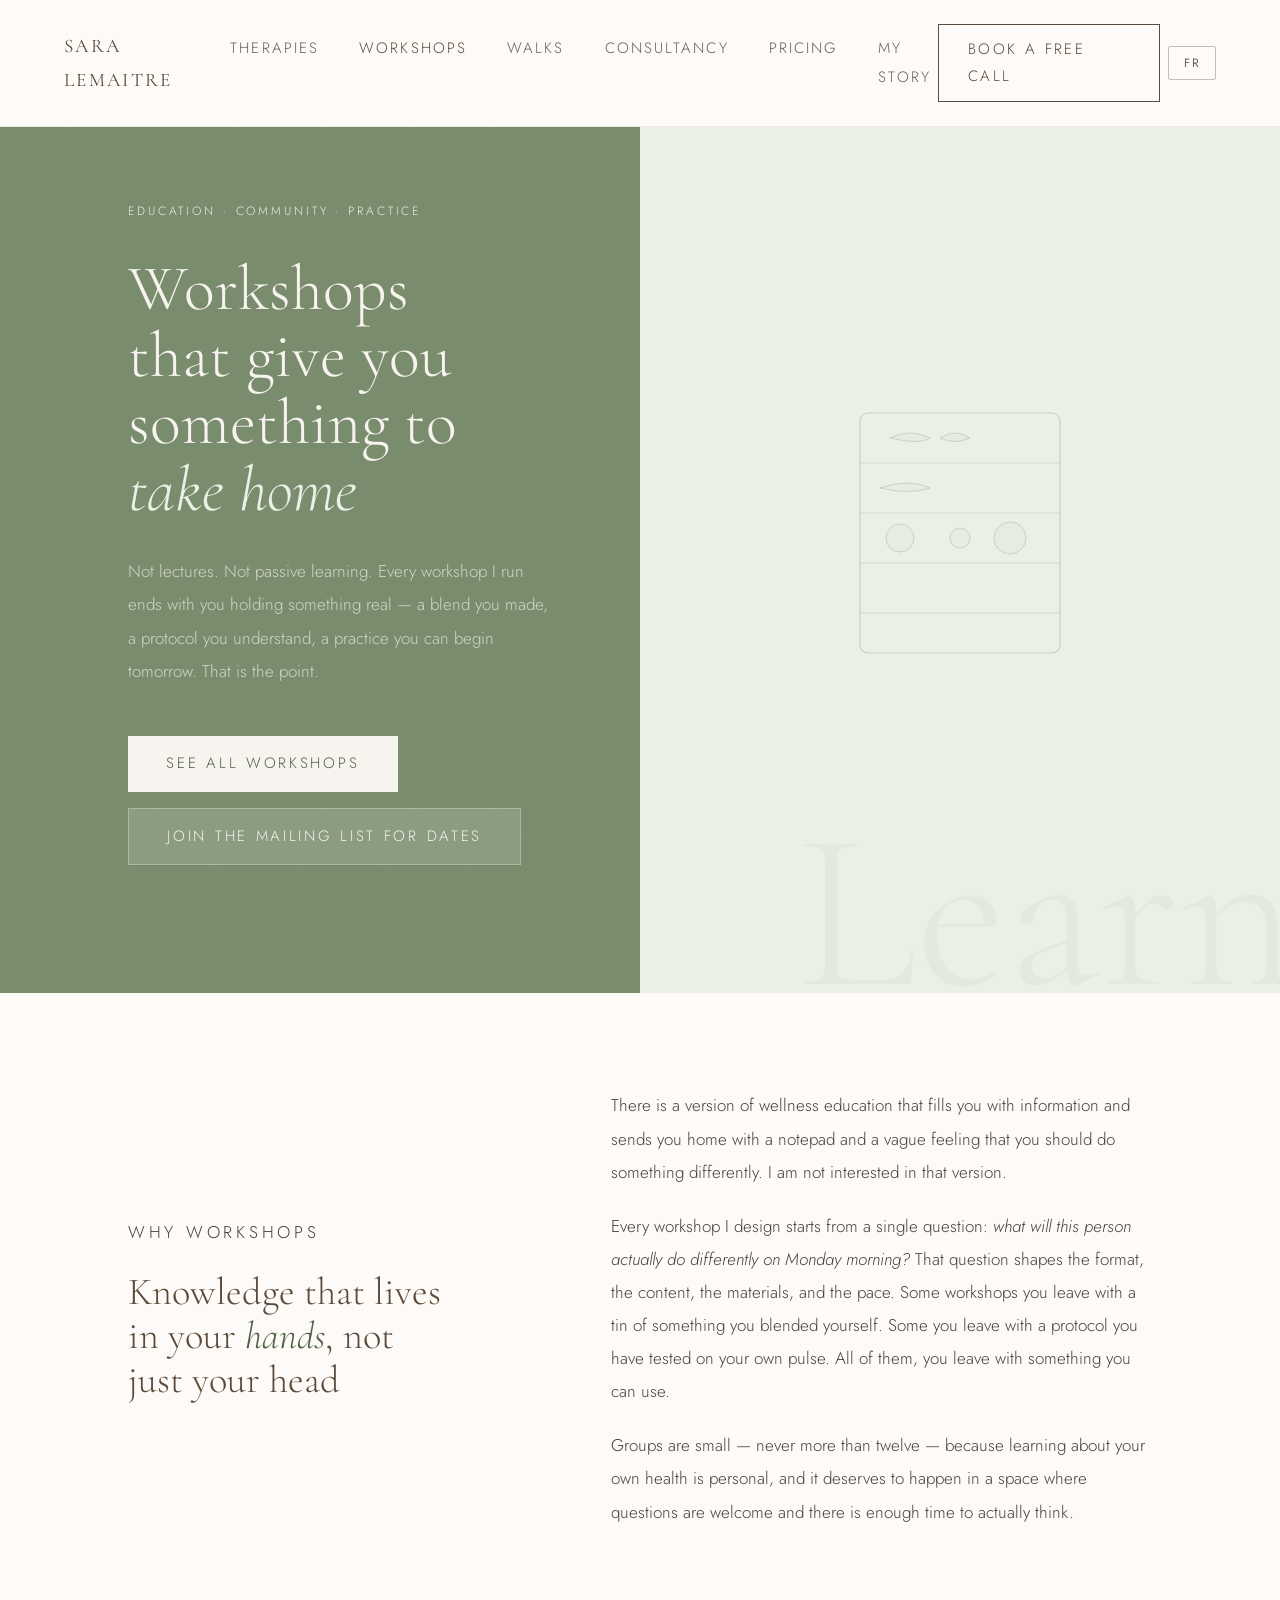
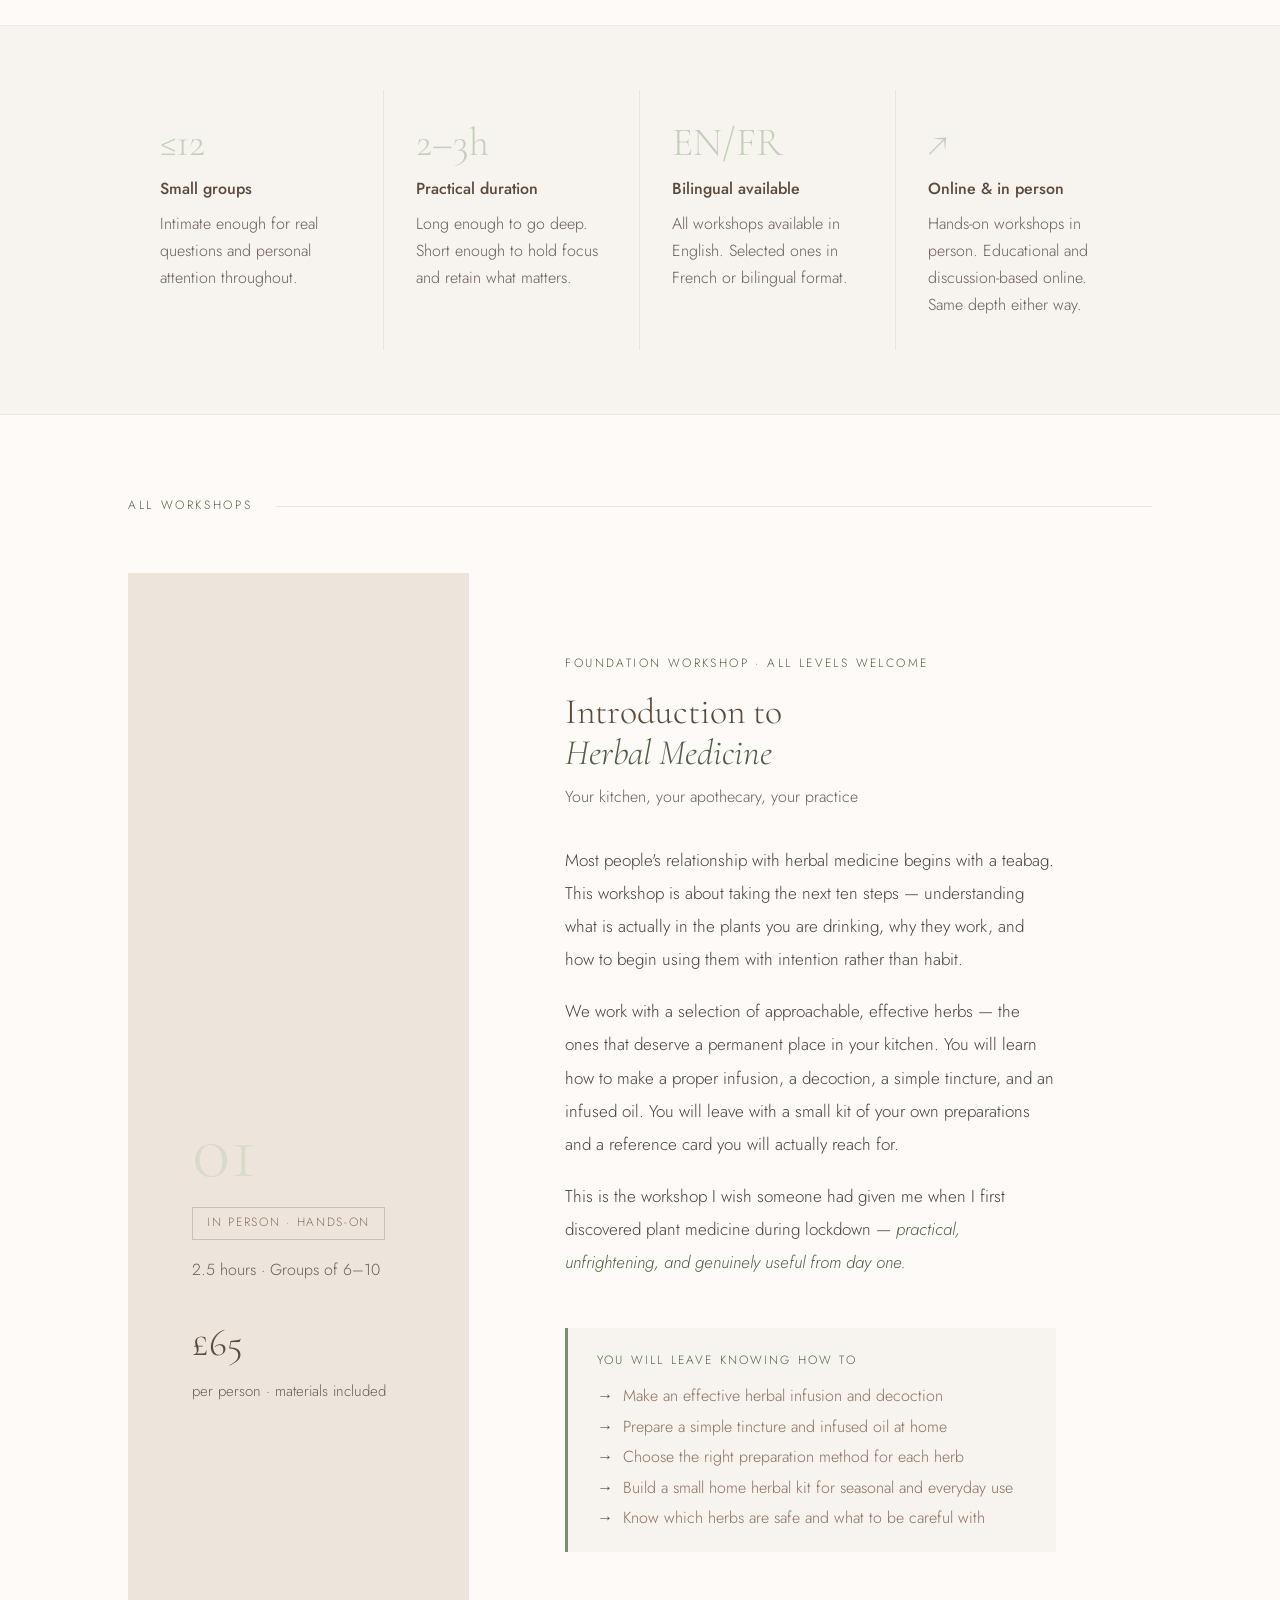
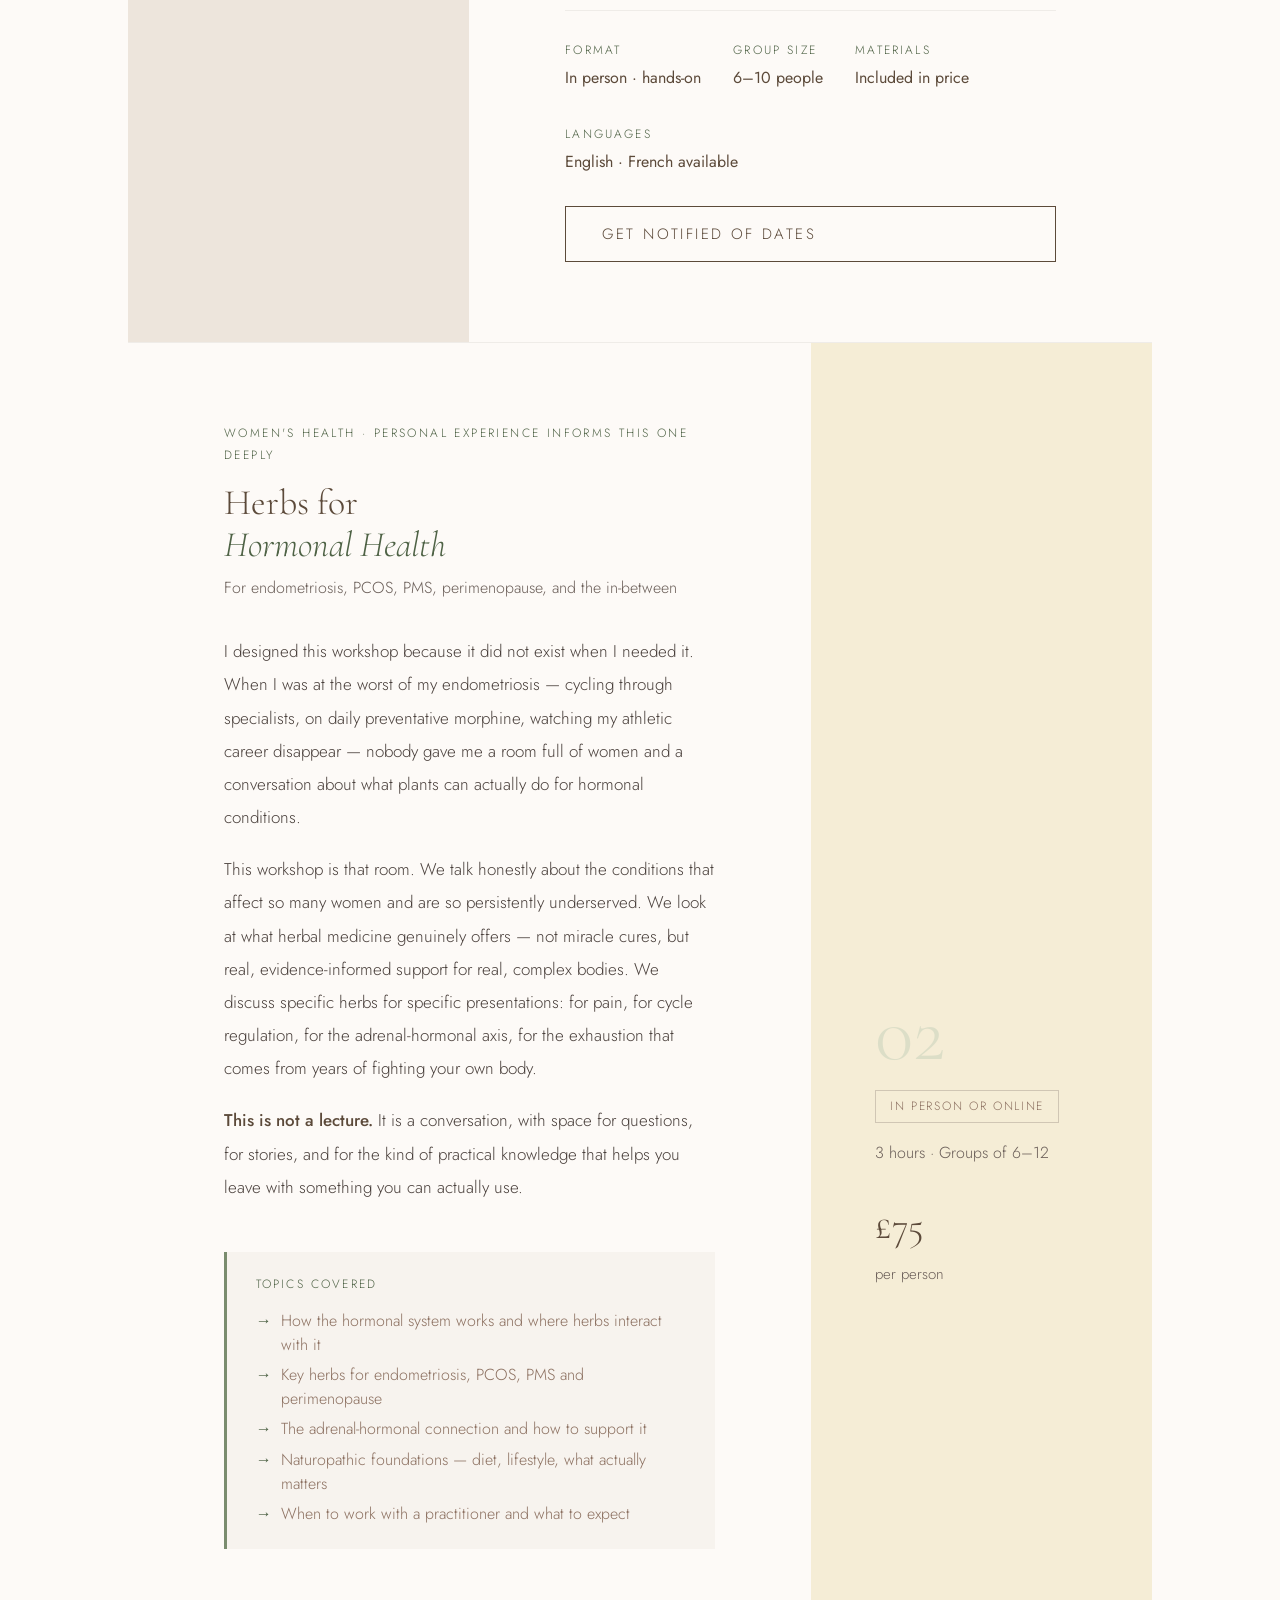
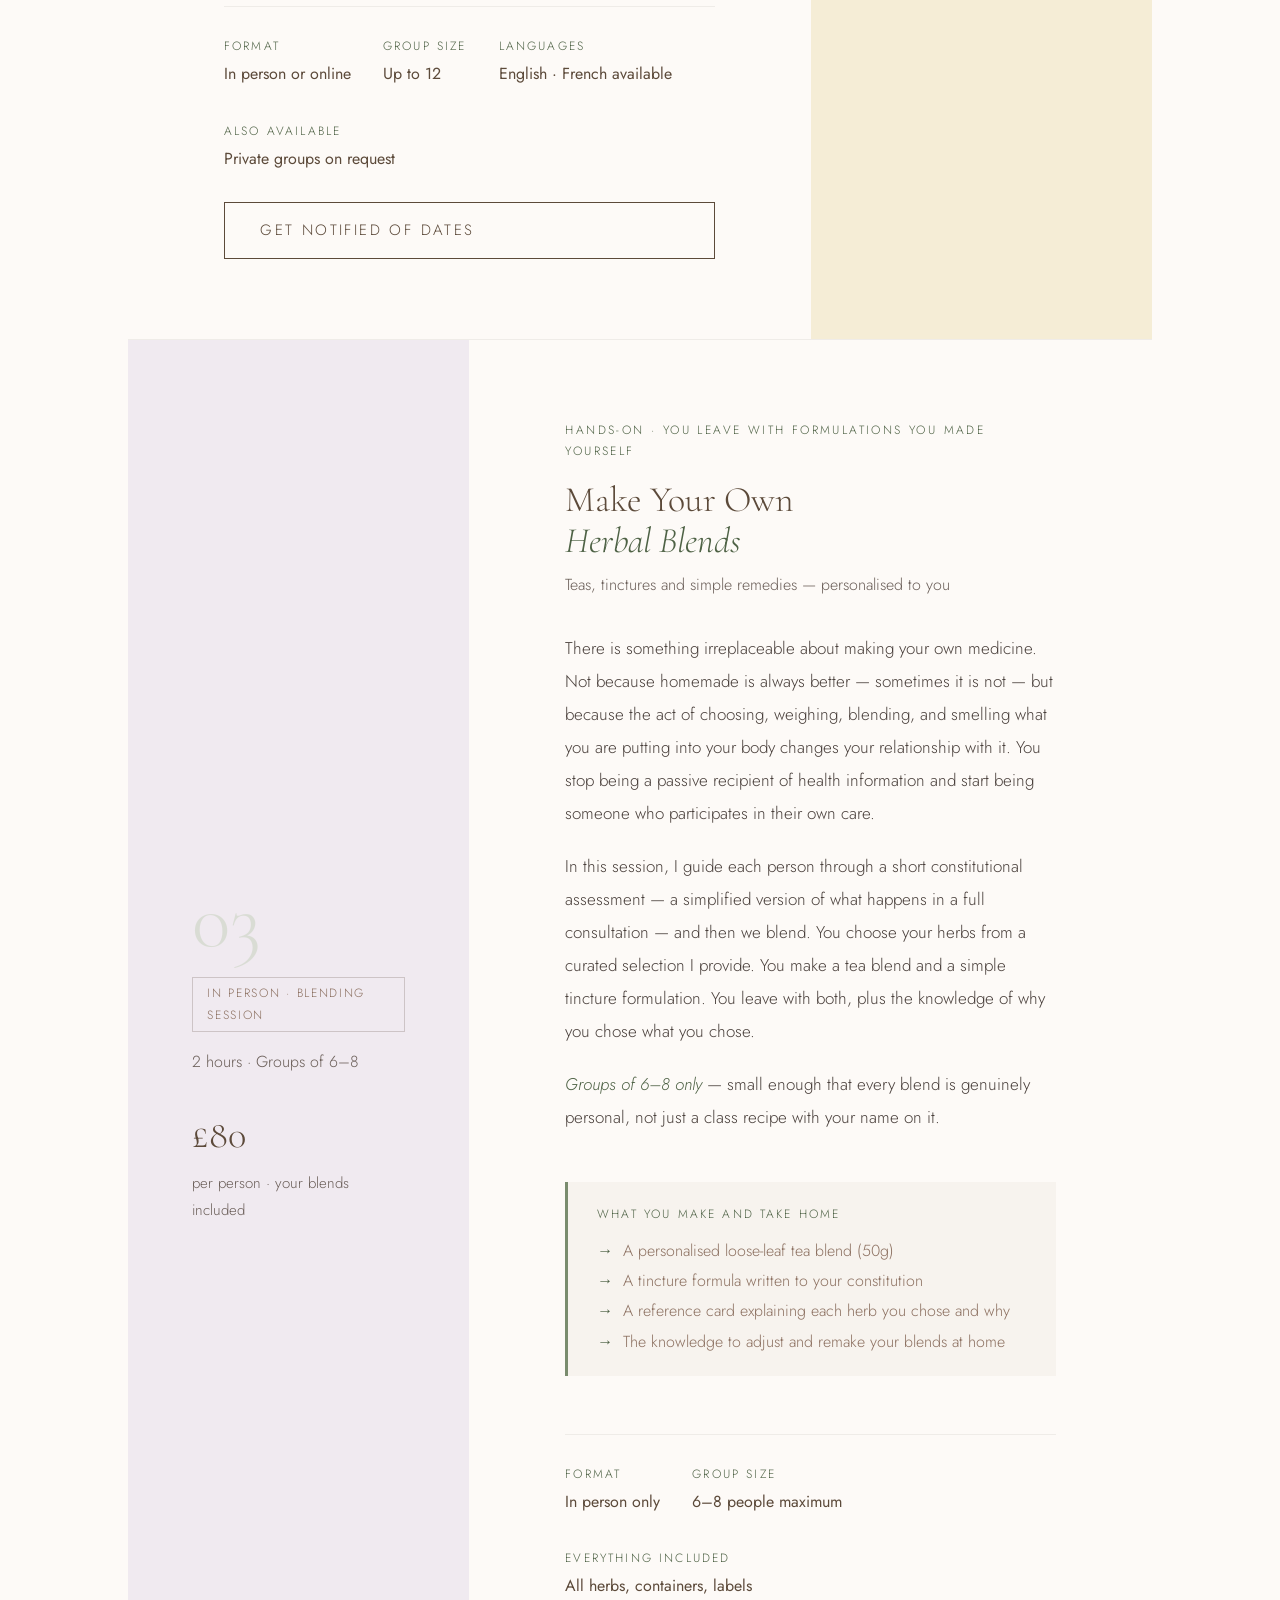
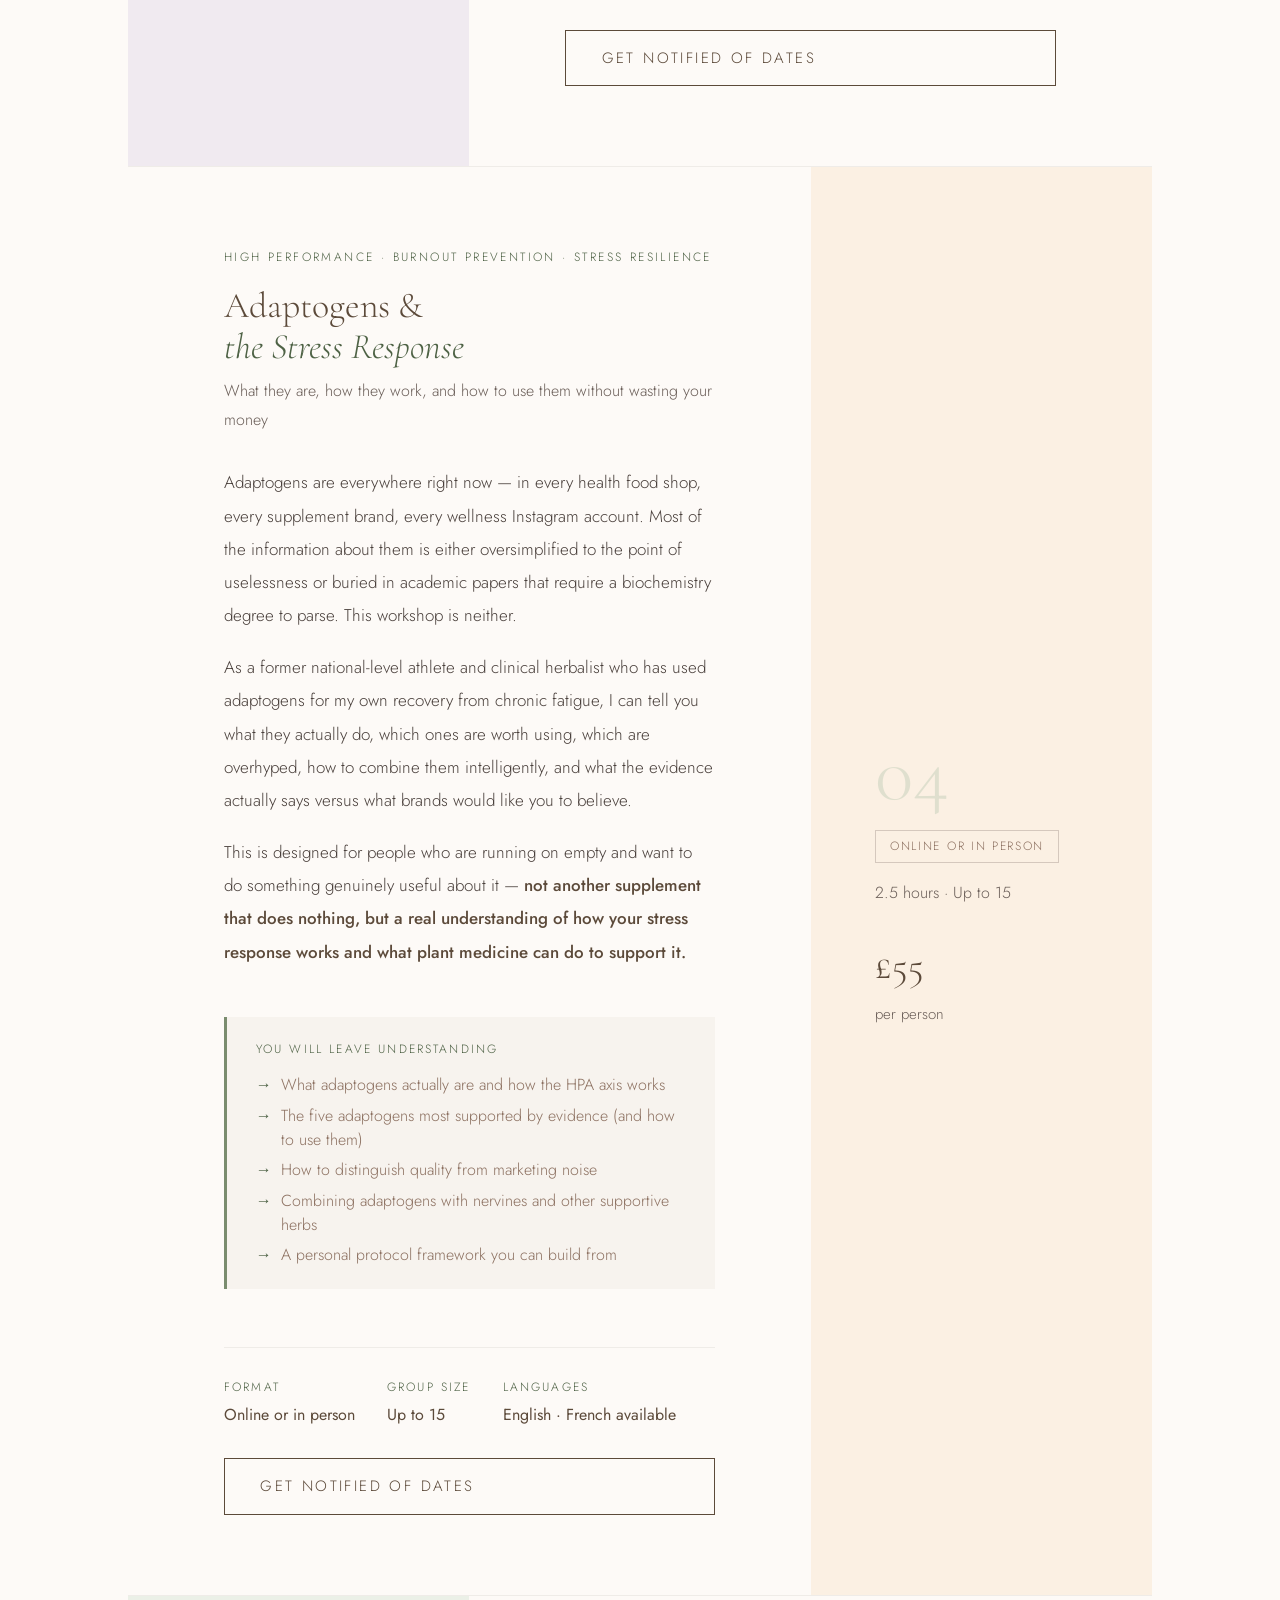
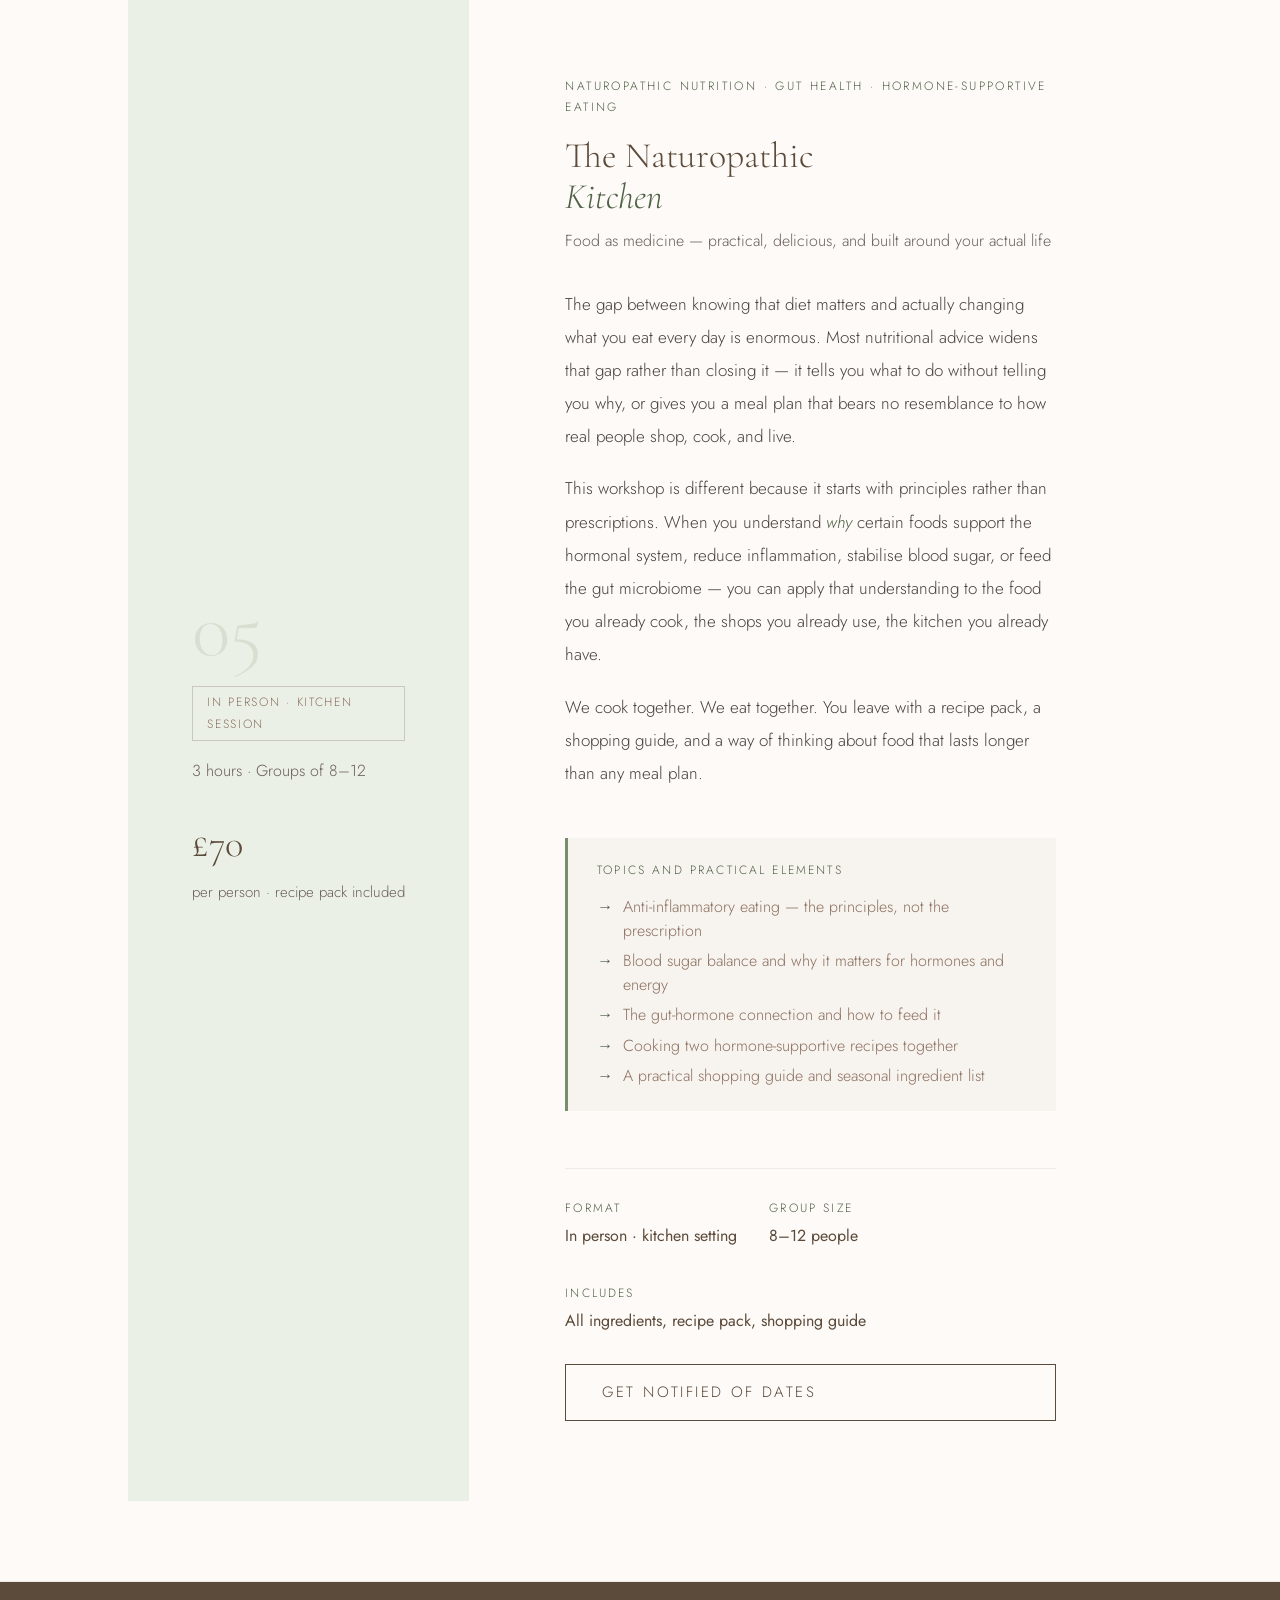
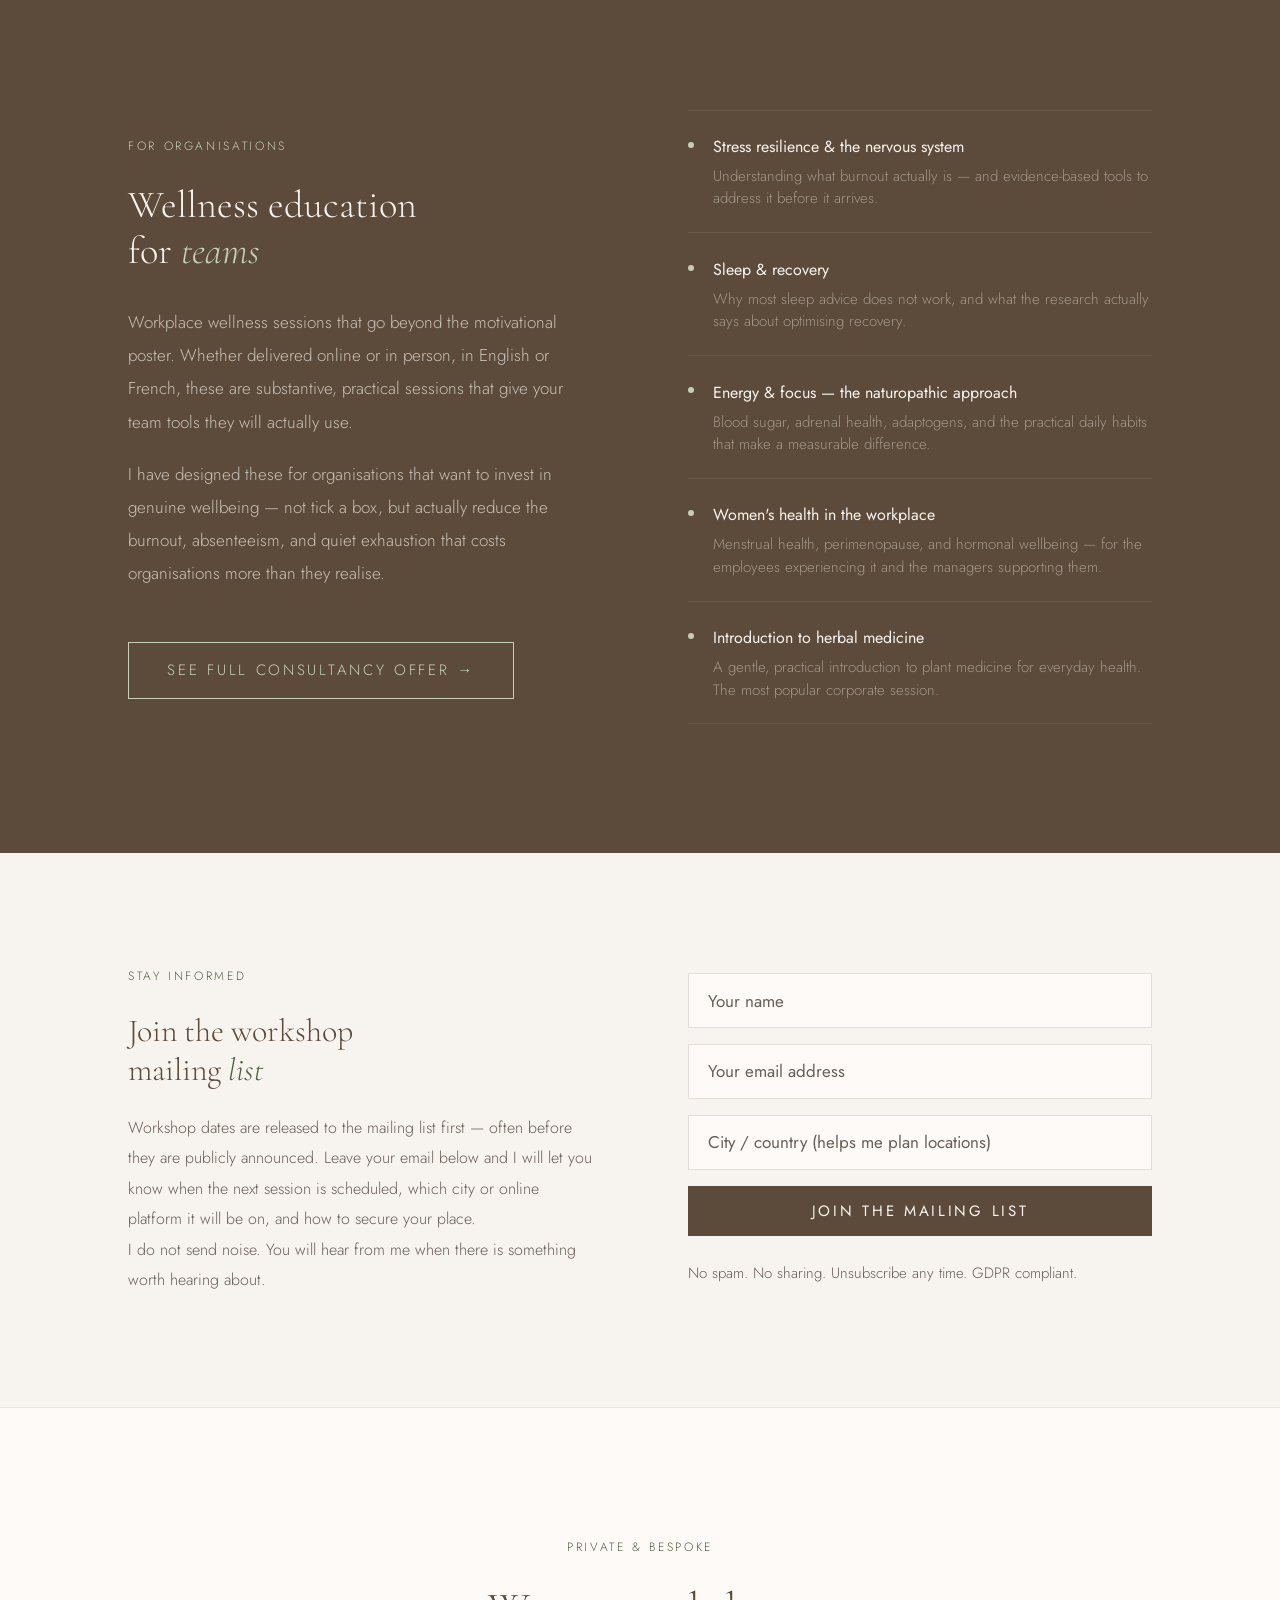
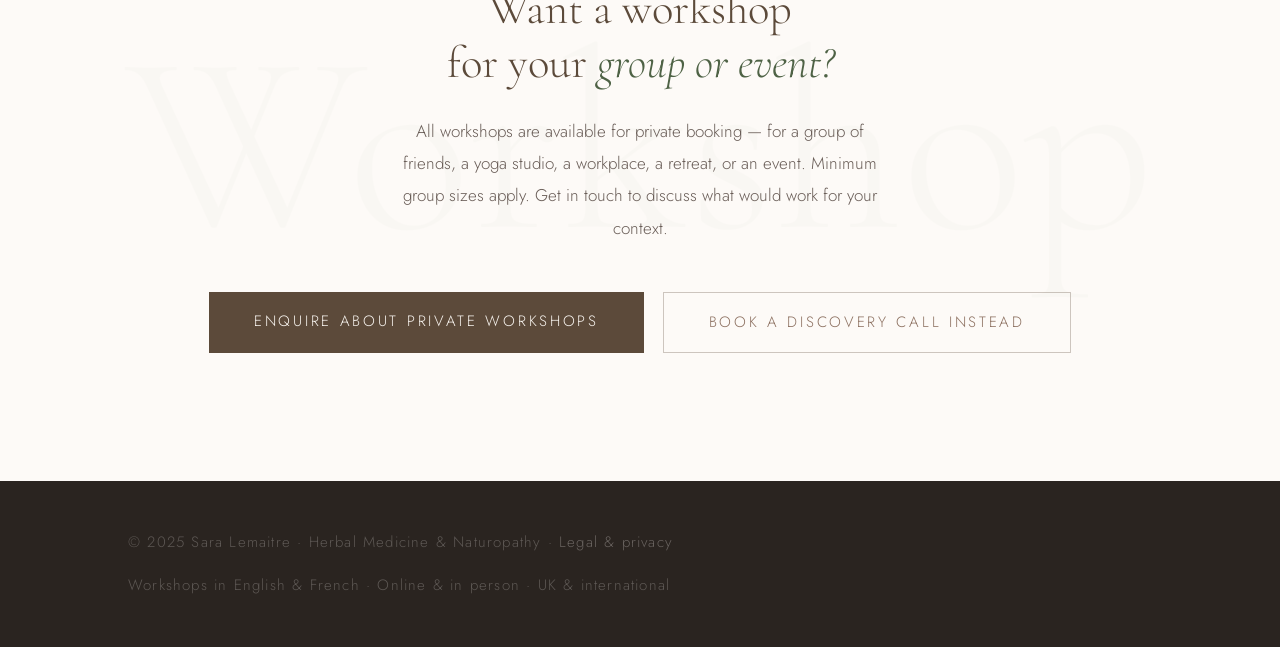
<file: workshops.html>
<!DOCTYPE html>
<html lang="en">
<head>
<meta charset="UTF-8">
<meta name="viewport" content="width=device-width, initial-scale=1.0">
<title>Herbal Medicine Workshops | London & Online | Sara Lemaitre</title>
  <!-- SEO & AI visibility -->
  <meta name="description" content="Hands-on herbal medicine workshops: intro to herbalism, herbs for hormonal health, make your own blends, adaptogens and stress response. Small groups. English and French.">
  <meta name="robots" content="index, follow, max-snippet:-1, max-image-preview:large, max-video-preview:-1">
  <meta name="author" content="Sara Lemaitre">
  <meta name="geo.region" content="GB">
  <!-- Open Graph -->
  <meta property="og:type" content="website">
  <meta property="og:title" content="Herbal Medicine Workshops | London & Online | Sara Lemaitre">
  <meta property="og:description" content="Hands-on herbal medicine workshops: intro to herbalism, herbs for hormonal health, make your own blends, adaptogens and stress response. Small groups. English and French.">
  <meta property="og:url" content="https://www.saralemaitre.com/workshops.html">
  <meta property="og:site_name" content="Sara Lemaitre Herbal Medicine & Naturopathy">
  <meta property="og:image" content="https://www.saralemaitre.com/images/og-workshops.jpg">
  <meta property="og:image:width" content="1200">
  <meta property="og:image:height" content="630">
  <meta property="og:locale" content="en_GB">
  <meta property="og:locale:alternate" content="fr_FR">
  <!-- Twitter Card -->
  <meta name="twitter:card" content="summary_large_image">
  <meta name="twitter:title" content="Herbal Medicine Workshops | London & Online | Sara Lemaitre">
  <meta name="twitter:description" content="Hands-on herbal medicine workshops: intro to herbalism, herbs for hormonal health, make your own blends, adaptogens and stress response. Small groups. English and French.">
  <meta name="twitter:image" content="https://www.saralemaitre.com/images/og-workshops.jpg">
  <!-- Canonical & hreflang -->
  <link rel="canonical" href="https://www.saralemaitre.com/workshops.html">
  <link rel="alternate" hreflang="en-gb" href="https://www.saralemaitre.com/workshops.html">
  <link rel="alternate" hreflang="fr" href="https://www.saralemaitre.com/workshops.html">
  <link rel="alternate" hreflang="x-default" href="https://www.saralemaitre.com/workshops.html">
  <!-- Schema.org structured data for AI & search engines -->
  <script type="application/ld+json">
  {
  "@context": "https://schema.org",
  "@graph": [
    {
      "@type": "Person",
      "@id": "https://www.saralemaitre.com/#sara",
      "name": "Sara Lemaitre",
      "givenName": "Sara",
      "familyName": "Lemaitre",
      "jobTitle": "Clinical Herbalist and Naturopath",
      "description": "Clinical herbalist, naturopath, and former elite artistic swimmer specialising in hormonal health, endometriosis, PCOS, chronic fatigue, and athlete performance. Consultations in English and French.",
      "url": "https://www.saralemaitre.com",
      "sameAs": [],
      "knowsLanguage": ["en-GB", "fr-FR"],
      "nationality": {"@type": "Country", "name": "France"},
      "hasCredential": [
        {"@type": "EducationalOccupationalCredential", "credentialCategory": "degree", "name": "BSc Herbal Medicine (EHTPA accredited)"},
        {"@type": "EducationalOccupationalCredential", "credentialCategory": "diploma", "name": "Naturopathy Diploma"},
        {"@type": "EducationalOccupationalCredential", "credentialCategory": "diploma", "name": "Indian Head Massage Diploma"},
        {"@type": "EducationalOccupationalCredential", "credentialCategory": "training", "name": "TCM Dispensary Externship, 6 months"}
      ],
      "alumniOf": {"@type": "Organization", "name": "College of Naturopathic Medicine"}
    },
    {
      "@type": ["MedicalBusiness", "HealthAndBeautyBusiness"],
      "@id": "https://www.saralemaitre.com/#practice",
      "name": "Sara Lemaitre Herbal Medicine & Naturopathy",
      "url": "https://www.saralemaitre.com",
      "founder": {"@id": "https://www.saralemaitre.com/#sara"},
      "description": "Clinical herbal medicine consultations, naturopathy and complementary therapies specialising in hormonal health, endometriosis, PCOS, chronic fatigue and athlete performance.",
      "priceRange": "££",
      "currenciesAccepted": "GBP",
      "areaServed": ["United Kingdom","France","Belgium","Switzerland","Canada","Australia","United States"],
      "availableLanguage": [
        {"@type": "Language", "name": "English", "alternateName": "en"},
        {"@type": "Language", "name": "French", "alternateName": "fr"}
      ],
      "medicalSpecialty": ["Women's Health","Hormonal Health","Naturopathic Medicine","Herbal Medicine"],
      "hasOfferCatalog": {
        "@type": "OfferCatalog",
        "name": "Herbal Medicine & Wellness Services",
        "itemListElement": [
          {"@type": "Offer", "itemOffered": {"@type": "Service", "name": "Initial Herbal Medicine Consultation", "description": "75-80 minute personalised consultation. Full case history, written herbal protocol, naturopathic guidance."}, "price": "140", "priceCurrency": "GBP"},
          {"@type": "Offer", "itemOffered": {"@type": "Service", "name": "Hormonal Reset Programme", "description": "3-session programme for endometriosis, PCOS, perimenopause and chronic fatigue."}, "price": "360", "priceCurrency": "GBP"},
          {"@type": "Offer", "itemOffered": {"@type": "Service", "name": "Indian Head Massage", "description": "60-minute Ayurvedic head massage. Stress, tension, nervous system reset. In person."}, "price": "100", "priceCurrency": "GBP"},
          {"@type": "Offer", "itemOffered": {"@type": "Service", "name": "Free Discovery Call", "description": "Free 15-minute introductory call. No commitment."}, "price": "0", "priceCurrency": "GBP"}
        ]
      }
    }
  ]
}
  </script>
  <link rel="preconnect" href="https://fonts.googleapis.com">
<link rel="preconnect" href="https://fonts.gstatic.com" crossorigin>
<link href="https://fonts.googleapis.com/css2?family=Cormorant+Garamond:ital,wght@0,300;0,400;0,500;1,300;1,400&family=Jost:wght@300;400;500&display=swap" rel="stylesheet">
<style>
  :root {
    --cream: #F7F3EE; --warm-white: #FDFAF7;
    --sage: #7A8C6E;
    --sage-text: #4E6245; --sage-light: #C4D0BA; --sage-pale: #EBF0E7;
    --bark: #5C4A3A; --bark-light: #8C7060; --bark-pale: #EDE5DC;
    --charcoal: #2A2420; --muted: #6A5E58;
    --gold: #C4A25A; --gold-pale: #F5EDD6;
    --plum-pale: #F0EAF0; --amber-pale: #FBF0E3;
  }
  *, *::before, *::after { box-sizing: border-box; margin: 0; padding: 0; }
  html { scroll-behavior: smooth; }
  body { background: var(--warm-white); color: var(--charcoal); font-family: 'Jost', sans-serif; font-weight: 300; line-height: 1.8; overflow-x: hidden; }

  nav { position: fixed; top: 0; left: 0; right: 0; z-index: 100; padding: 1.5rem 4rem; display: flex; justify-content: space-between; align-items: center; background: rgba(253,250,247,0.93); backdrop-filter: blur(10px); border-bottom: 1px solid rgba(122,108,100,0.1); }
  .nav-logo { font-family: 'Cormorant Garamond', serif; font-size: 1.2rem; font-weight: 400; letter-spacing: .12em; text-transform: uppercase; color: var(--bark); text-decoration: none; }
  .nav-links { display: flex; gap: 2.5rem; list-style: none; }
  .nav-links a { font-size: .9375rem; letter-spacing: .14em; text-transform: uppercase; color: var(--muted); text-decoration: none; transition: color .2s; }
  .nav-links a:hover, .nav-links a.active { color: var(--bark); }
  .nav-book { font-size: .9375rem; letter-spacing: .16em; text-transform: uppercase; padding: .7rem 1.8rem; border: 1px solid var(--bark); color: var(--bark); text-decoration: none; transition: all .22s; }
  .nav-book:hover { background: var(--bark); color: var(--warm-white); }

  /* HEADER */
  .page-header { min-height: 80vh; display: grid; grid-template-columns: 1fr 1fr; padding-top: 73px; }
  .header-left { background: var(--sage); padding: 8rem 5rem 8rem 8rem; display: flex; flex-direction: column; justify-content: center; position: relative; overflow: hidden; }
  .header-left::before { content: ''; position: absolute; inset: 0; background: repeating-linear-gradient(45deg, rgba(247,243,238,.02) 0px, rgba(247,243,238,.02) 1px, transparent 1px, transparent 60px); }
  .header-eyebrow { font-size: .75rem; letter-spacing: .24em; text-transform: uppercase; color: var(--sage-pale); margin-bottom: 2rem; opacity: 0; animation: fadeUp .7s .2s forwards; }
  .header-title { font-family: 'Cormorant Garamond', serif; font-size: clamp(3rem, 5vw, 4.5rem); font-weight: 300; line-height: 1.05; color: var(--cream); margin-bottom: 2rem; opacity: 0; animation: fadeUp .7s .35s forwards; }
  .header-title em { font-style: italic; color: var(--sage-pale); }
  .header-desc { font-size: 1.0625rem; color: rgba(247,243,238,.7); line-height: 1.95; max-width: 440px; margin-bottom: 3rem; opacity: 0; animation: fadeUp .7s .5s forwards; }
  .header-actions { display: flex; gap: 1rem; flex-wrap: wrap; opacity: 0; animation: fadeUp .7s .65s forwards; }
  .btn-pale { display: inline-block; padding: .9rem 2.4rem; background: rgba(247,243,238,.15); border: 1px solid rgba(247,243,238,.3); color: var(--cream); text-decoration: none; font-size: .9375rem; letter-spacing: .18em; text-transform: uppercase; transition: all .22s; }
  .btn-pale:hover { background: rgba(247,243,238,.25); }
  .btn-solid { display: inline-block; padding: .9rem 2.4rem; background: var(--cream); color: var(--sage-text); text-decoration: none; font-size: .9375rem; letter-spacing: .18em; text-transform: uppercase; transition: all .22s; }
  .btn-solid:hover { background: var(--sage-pale); }

  .header-right { background: var(--sage-pale); display: flex; align-items: center; justify-content: center; padding: 4rem; position: relative; overflow: hidden; opacity: 0; animation: fadeIn 1.2s .3s forwards; }
  .header-right::before { content: 'Learn'; position: absolute; bottom: -2rem; right: -1rem; font-family: 'Cormorant Garamond', serif; font-size: 14rem; font-weight: 300; color: var(--sage-light); opacity: .2; line-height: 1; pointer-events: none; }

  /* PHILOSOPHY */
  .philosophy { padding: 6rem 8rem; display: grid; grid-template-columns: 1fr 1.4fr; gap: 6rem; align-items: center; border-bottom: 1px solid rgba(122,108,100,0.1); }
  .philosophy h2 { font-family: 'Cormorant Garamond', serif; font-size: clamp(2rem, 3vw, 2.8rem); font-weight: 300; color: var(--bark); line-height: 1.15; }
  .philosophy h2 em { font-style: italic; color: var(--sage-text); }
  .philosophy p { font-size: 1.0625rem; color: #4A403C; line-height: 1.95; margin-bottom: 1.3rem; }
  .philosophy p:last-child { margin-bottom: 0; }
  .philosophy-eyebrow { font-size: .75rem; letter-spacing: .22em; text-transform: uppercase; color: var(--sage-text); margin-bottom: 1.5rem; }

  /* WHAT TO EXPECT STRIP */
  .expect-strip { background: var(--cream); padding: 4rem 8rem; display: grid; grid-template-columns: repeat(4, minmax(0,1fr)); gap: 0; border-bottom: 1px solid rgba(122,108,100,0.1); }
  .expect-item { padding: 2rem; border-right: 1px solid rgba(122,108,100,0.12); }
  .expect-item:last-child { border-right: none; }
  .expect-num { font-family: 'Cormorant Garamond', serif; font-size: 2.5rem; font-weight: 300; color: var(--sage-light); line-height: 1; margin-bottom: .8rem; }
  .expect-title { font-size: 1rem; font-weight: 500; color: var(--bark); margin-bottom: .4rem; }
  .expect-desc { font-size: 1rem; color: var(--muted); line-height: 1.7; }

  /* WORKSHOP CARDS — full detail */
  .workshops-section { padding: 5rem 8rem; border-bottom: 1px solid rgba(122,108,100,0.1); }
  .workshops-label { font-size: .75rem; letter-spacing: .22em; text-transform: uppercase; color: var(--sage-text); margin-bottom: 3.5rem; display: flex; align-items: center; gap: 1.5rem; }
  .workshops-label::after { content: ''; flex: 1; height: 1px; background: rgba(122,108,100,0.15); }

  .workshop-full { display: grid; grid-template-columns: 1fr 2fr; border-bottom: 1px solid rgba(122,108,100,0.1); }
  .workshop-full:last-child { border-bottom: none; }
  .workshop-full.reverse { direction: rtl; }
  .workshop-full.reverse > * { direction: ltr; }

  .workshop-visual { padding: 5rem 4rem; display: flex; flex-direction: column; justify-content: center; align-items: flex-start; }
  .workshop-full:nth-child(1) .workshop-visual { background: var(--sage-pale); }
  .workshop-full:nth-child(2) .workshop-visual { background: var(--bark-pale); }
  .workshop-full:nth-child(3) .workshop-visual { background: var(--gold-pale); }
  .workshop-full:nth-child(4) .workshop-visual { background: var(--plum-pale); }
  .workshop-full:nth-child(5) .workshop-visual { background: var(--amber-pale); }
  .workshop-full:nth-child(6) .workshop-visual { background: var(--sage-pale); }

  .workshop-num { font-family: 'Cormorant Garamond', serif; font-size: 5rem; font-weight: 300; color: var(--sage-light); line-height: 1; margin-bottom: 1rem; opacity: .5; }
  .workshop-format-pill { display: inline-block; padding: .3rem .9rem; border: 1px solid rgba(122,108,100,0.3); font-size: .75rem; letter-spacing: .14em; text-transform: uppercase; color: var(--bark-light); margin-bottom: 1rem; }
  .workshop-duration { font-size: 1rem; color: var(--muted); }
  .workshop-price-vis { font-family: 'Cormorant Garamond', serif; font-size: 2.4rem; font-weight: 300; color: var(--bark); margin-top: 1.5rem; }
  .workshop-price-note-vis { font-size: .9375rem; color: var(--muted); }

  .workshop-content { padding: 5rem 6rem; display: flex; flex-direction: column; justify-content: center; }
  .workshop-tag { font-size: .75rem; letter-spacing: .2em; text-transform: uppercase; color: var(--sage-text); margin-bottom: 1rem; }
  .workshop-title { font-family: 'Cormorant Garamond', serif; font-size: clamp(1.8rem, 2.8vw, 2.4rem); font-weight: 300; color: var(--bark); line-height: 1.15; margin-bottom: .6rem; }
  .workshop-title em { font-style: italic; color: var(--sage-text); }
  .workshop-subtitle { font-size: 1rem; color: var(--muted); margin-bottom: 2rem; }
  .workshop-body { font-size: 1.0625rem; color: #4A403C; line-height: 1.95; margin-bottom: 1.2rem; max-width: 560px; }
  .workshop-body em { font-style: italic; color: var(--sage-text); }
  .workshop-body strong { font-weight: 500; color: var(--bark); }

  .workshop-learn { margin: 1.8rem 0; padding: 1.4rem 1.8rem; background: var(--cream); border-left: 3px solid var(--sage); }
  .workshop-learn-label { font-size: .75rem; letter-spacing: .18em; text-transform: uppercase; color: var(--sage-text); margin-bottom: .8rem; }
  .workshop-learn-list { display: flex; flex-direction: column; gap: .4rem; }
  .workshop-learn-list span { font-size: 1rem; color: var(--bark-light); display: flex; align-items: flex-start; gap: .6rem; line-height: 1.5; }
  .workshop-learn-list span::before { content: '→'; color: var(--sage-text); flex-shrink: 0; }

  .workshop-meta { display: flex; gap: 2rem; flex-wrap: wrap; padding-top: 1.8rem; border-top: 1px solid rgba(122,108,100,0.1); margin-top: 1.8rem; }
  .workshop-meta-item { display: flex; flex-direction: column; gap: .15rem; }
  .workshop-meta-label { font-size: .75rem; letter-spacing: .18em; text-transform: uppercase; color: var(--sage-text); }
  .workshop-meta-value { font-size: 1rem; color: var(--bark); font-weight: 400; }

  .workshop-book { display: inline-block; margin-top: 1.8rem; padding: .85rem 2.2rem; border: 1px solid var(--bark); color: var(--bark); text-decoration: none; font-size: .9375rem; letter-spacing: .16em; text-transform: uppercase; transition: all .22s; }
  .workshop-book:hover { background: var(--bark); color: var(--warm-white); }

  /* CORPORATE */
  .corporate-section { background: var(--bark); padding: 8rem; display: grid; grid-template-columns: 1fr 1fr; gap: 6rem; align-items: center; border-bottom: 1px solid rgba(122,108,100,0.1); }
  .corp-text .eyebrow { font-size: .75rem; letter-spacing: .22em; text-transform: uppercase; color: var(--sage-light); margin-bottom: 1.5rem; }
  .corp-text h2 { font-family: 'Cormorant Garamond', serif; font-size: clamp(2rem, 3vw, 2.8rem); font-weight: 300; color: var(--cream); line-height: 1.2; margin-bottom: 2rem; }
  .corp-text h2 em { font-style: italic; color: var(--sage-light); }
  .corp-text p { font-size: 1.0625rem; color: rgba(247,243,238,.7); line-height: 1.95; margin-bottom: 1.2rem; max-width: 480px; }
  .corp-topics { display: flex; flex-direction: column; gap: 0; }
  .corp-topic { padding: 1.4rem 0; border-bottom: 1px solid rgba(247,243,238,.08); display: flex; gap: 1.2rem; align-items: flex-start; }
  .corp-topic:first-child { border-top: 1px solid rgba(247,243,238,.08); }
  .corp-topic-dot { width: 6px; height: 6px; border-radius: 50%; background: var(--sage-light); flex-shrink: 0; margin-top: .55rem; }
  .corp-topic-name { font-size: 1rem; font-weight: 400; color: var(--cream); margin-bottom: .2rem; }
  .corp-topic-desc { font-size: .9375rem; color: rgba(247,243,238,.45); line-height: 1.5; }
  .corp-cta { display: inline-block; margin-top: 2rem; padding: .9rem 2.4rem; border: 1px solid var(--sage-light); color: var(--sage-light); text-decoration: none; font-size: .9375rem; letter-spacing: .18em; text-transform: uppercase; transition: all .22s; }
  .corp-cta:hover { background: var(--sage-light); color: var(--bark); }

  /* MAILING LIST */
  .mailing-section { padding: 7rem 8rem; background: var(--cream); border-bottom: 1px solid rgba(122,108,100,0.1); display: grid; grid-template-columns: 1fr 1fr; gap: 6rem; align-items: center; }
  .mailing-text .eyebrow { font-size: .75rem; letter-spacing: .22em; text-transform: uppercase; color: var(--sage-text); margin-bottom: 1.5rem; }
  .mailing-text h2 { font-family: 'Cormorant Garamond', serif; font-size: clamp(1.8rem, 2.5vw, 2.4rem); font-weight: 300; color: var(--bark); line-height: 1.2; margin-bottom: 1.5rem; }
  .mailing-text h2 em { font-style: italic; color: var(--sage-text); }
  .mailing-text p { font-size: 1rem; color: var(--muted); line-height: 1.9; }
  .mailing-form { display: flex; flex-direction: column; gap: 1rem; }
  .mailing-form input { padding: .9rem 1.2rem; border: 1px solid rgba(122,108,100,0.2); background: var(--warm-white); font-family: 'Jost', sans-serif; font-size: 1.0625rem; color: var(--charcoal); outline: none; transition: border-color .2s; width: 100%; }
  .mailing-form input:focus { border-color: var(--sage-text); }
  .mailing-form input::placeholder { color: var(--muted); }
  .mailing-form button { padding: .9rem 2rem; background: var(--bark); color: var(--cream); border: none; font-family: 'Jost', sans-serif; font-size: .9375rem; letter-spacing: .18em; text-transform: uppercase; cursor: pointer; transition: background .22s; }
  .mailing-form button:hover { background: var(--charcoal); }
  .mailing-note { font-size: .9375rem; color: var(--muted); margin-top: .5rem; }

  /* FINAL CTA */
  .final-cta { padding: 8rem; text-align: center; background: var(--warm-white); position: relative; overflow: hidden; }
  .final-cta::before { content: 'Workshop'; position: absolute; top: 50%; left: 50%; transform: translate(-50%,-50%); font-family: 'Cormorant Garamond', serif; font-size: 16rem; font-weight: 300; color: var(--sage-light); opacity: .05; pointer-events: none; white-space: nowrap; }
  .final-cta .eyebrow { font-size: .75rem; letter-spacing: .22em; text-transform: uppercase; color: var(--sage-text); margin-bottom: 1.5rem; position: relative; }
  .final-cta h2 { font-family: 'Cormorant Garamond', serif; font-size: clamp(2rem, 3.5vw, 3rem); font-weight: 300; color: var(--bark); line-height: 1.2; margin-bottom: 1.5rem; position: relative; }
  .final-cta h2 em { font-style: italic; color: var(--sage-text); }
  .final-cta p { font-size: 1.0625rem; color: var(--muted); line-height: 1.9; max-width: 500px; margin: 0 auto 3rem; position: relative; }
  .cta-buttons { display: flex; gap: 1.2rem; justify-content: center; flex-wrap: wrap; position: relative; }
  .cta-primary { display: inline-block; padding: 1rem 2.8rem; background: var(--bark); color: var(--cream); text-decoration: none; font-size: .9375rem; letter-spacing: .18em; text-transform: uppercase; transition: all .22s; }
  .cta-primary:hover { background: var(--charcoal); }
  .cta-secondary { display: inline-block; padding: 1rem 2.8rem; border: 1px solid rgba(92,74,58,.3); color: var(--bark-light); text-decoration: none; font-size: .9375rem; letter-spacing: .18em; text-transform: uppercase; transition: all .22s; }
  .cta-secondary:hover { border-color: var(--bark); color: var(--bark); }

  footer { background: var(--charcoal); padding: 3rem 8rem; display: flex; justify-content: space-between; align-items: center; flex-wrap: wrap; gap: 1rem; }
  footer p { font-size: .9375rem; letter-spacing: .08em; color: rgba(247,243,238,.25); }

  @keyframes fadeUp { from { opacity: 0; transform: translateY(20px); } to { opacity: 1; transform: translateY(0); } }
  @keyframes fadeIn { from { opacity: 0; } to { opacity: 1; } }
  .reveal { opacity: 0; transform: translateY(22px); transition: opacity .75s ease, transform .75s ease; }
  .reveal.visible { opacity: 1; transform: translateY(0); }
  .reveal-d1 { transition-delay: .12s; } .reveal-d2 { transition-delay: .22s; } .reveal-d3 { transition-delay: .32s; }

  @media (max-width: 1000px) {
    nav { padding: 1.2rem 2rem; }
    .page-header { grid-template-columns: 1fr; }
    .header-left { padding: 8rem 2.5rem 5rem; }
    .header-right { display: none; }
    .philosophy { grid-template-columns: 1fr; padding: 5rem 2.5rem; gap: 3rem; }
    .expect-strip { grid-template-columns: 1fr 1fr; padding: 3rem 2.5rem; }
    .workshops-section { padding: 4rem 2.5rem; }
    .workshop-full, .workshop-full.reverse { grid-template-columns: 1fr; direction: ltr; }
    .workshop-visual { padding: 3rem 2.5rem; min-height: 200px; }
    .workshop-content { padding: 3rem 2.5rem; }
    .corporate-section { grid-template-columns: 1fr; padding: 5rem 2.5rem; gap: 3rem; }
    .mailing-section { grid-template-columns: 1fr; padding: 5rem 2.5rem; gap: 3rem; }
    .final-cta { padding: 5rem 2.5rem; }
    footer { padding: 2rem 2.5rem; flex-direction: column; text-align: center; }
  }

  /* ── WCAG 2.2 AA: Visible focus indicators ── */
  :focus-visible {
    outline: 3px solid #5C4A3A;
    outline-offset: 3px;
    border-radius: 2px;
  }
  a:focus-visible, button:focus-visible, input:focus-visible,
  select:focus-visible, textarea:focus-visible {
    outline: 3px solid #5C4A3A;
    outline-offset: 3px;
  }

  /* Screen-reader only utility */
  .sr-only {
    position: absolute; width: 1px; height: 1px;
    padding: 0; margin: -1px; overflow: hidden;
    clip: rect(0,0,0,0); white-space: nowrap; border: 0;
  }

  /* ── Skip navigation link ── */
  .skip-nav {
    position: absolute; top: -100px; left: 1rem; z-index: 9999;
    background: #5C4A3A; color: #F7F3EE;
    padding: .75rem 1.5rem; font-size: 1.0625rem;
    text-decoration: none; border-radius: 0 0 4px 4px;
    transition: top .2s;
  }
  .skip-nav:focus { top: 0; }


  /* ── Mobile hamburger menu ── */
  .hamburger {
    display: none; flex-direction: column; gap: 5px;
    background: none; border: none; cursor: pointer;
    padding: .5rem; margin-left: .5rem;
  }
  .hamburger span {
    display: block; width: 22px; height: 2px;
    background: var(--bark); border-radius: 2px;
    transition: all .25s;
  }
  .hamburger[aria-expanded="true"] span:nth-child(1) { transform: translateY(7px) rotate(45deg); }
  .hamburger[aria-expanded="true"] span:nth-child(2) { opacity: 0; }
  .hamburger[aria-expanded="true"] span:nth-child(3) { transform: translateY(-7px) rotate(-45deg); }
  
  @media (max-width: 1024px) {
    .hamburger { display: flex; }
    .nav-links {
      display: none; position: fixed; top: 73px; left: 0; right: 0;
      background: rgba(253,250,247,0.98); backdrop-filter: blur(12px);
      flex-direction: column; gap: 0; padding: 1rem 0;
      border-bottom: 1px solid rgba(122,108,100,0.12);
      z-index: 99;
    }
    .nav-links.open { display: flex; }
    .nav-links li a {
      display: block; padding: .9rem 2rem;
      font-size: 1.0625rem; letter-spacing: .08em;
      border-bottom: 1px solid rgba(122,108,100,0.06);
    }
    .nav-book { display: none; }
  }



  .lang-toggle {
    font-size: .75rem; letter-spacing: .16em; text-transform: uppercase;
    padding: .45rem .9rem; border: 1px solid rgba(247,243,238,.5);
    background: none; color: rgba(247,243,238,.85); cursor: pointer;
    font-family: 'Jost', sans-serif; border-radius: 2px;
    transition: all .3s; margin-left: .5rem;
  }
  nav.scrolled .lang-toggle { border-color: rgba(92,74,58,.35); color: var(--muted); }
  .lang-toggle:hover, nav.scrolled .lang-toggle:hover { border-color: var(--bark); color: var(--bark); }


  /* Pages with light-coloured heroes — nav starts dark */
  body[data-nav="light"] nav {
    background: rgba(253,250,247,0.85);
    backdrop-filter: blur(8px);
  }
  body[data-nav="light"] .nav-logo { color: var(--bark); }
  body[data-nav="light"] .nav-links a { color: var(--muted); }
  body[data-nav="light"] .nav-links a:hover { color: var(--bark); }
  body[data-nav="light"] .nav-book { border-color: var(--bark); color: var(--bark); }
  body[data-nav="light"] .lang-toggle { border-color: rgba(92,74,58,.35); color: var(--muted); }

</style>
</head>
<body>
<a href="#main-content" class="skip-nav">Skip to main content</a>

<nav role="navigation" aria-label="Main navigation">
  <a href="index.html" class="nav-logo">Sara Lemaitre</a>
  <ul class="nav-links" id="nav-links">
    <li><a href="therapies.html" data-i18n="nav.therapies">Therapies</a></li>
    <li><a href="workshops.html" class="active" aria-current="page">Workshops</a></li>
    <li><a href="walks.html" data-i18n="nav.walks">Walks</a></li>
    <li><a href="consultancy.html" data-i18n="nav.consultancy">Consultancy</a></li>
    <li><a href="pricing.html" data-i18n="nav.pricing">Pricing</a></li>
    <li><a href="story.html" data-i18n="nav.story">My story</a></li>
  </ul>
  <a href="https://calendly.com/sara-lemaitre-herbalist" target="_blank" rel="noopener" class="nav-book" data-i18n="nav.book">Book a free call</a>
  <button class="lang-toggle" data-current-lang="en" aria-label="Switch to French" onclick="SL_toggleLang(this)">FR</button>
  <button class="hamburger" aria-label="Open navigation menu" aria-expanded="false" aria-controls="nav-links" onclick="toggleNav(this)">
    <span></span><span></span><span></span>
  </button>
</nav>

<!-- HEADER -->
<header id="main-content" role="main" class="page-header">
  <div class="header-left">
    <p class="header-eyebrow">Education · Community · Practice</p>
    <h1 class="header-title">Workshops<br>that give you<br>something to<br><em>take home</em></h1>
    <p class="header-desc">Not lectures. Not passive learning. Every workshop I run ends with you holding something real — a blend you made, a protocol you understand, a practice you can begin tomorrow. That is the point.</p>
    <div class="header-actions">
      <a href="#workshops" class="btn-solid">See all workshops</a>
      <a href="#mailing" class="btn-pale">Join the mailing list for dates</a>
    </div>
  </div>
  <div class="header-right">
    <svg width="320" height="320" viewBox="0 0 320 320" fill="none" style="opacity:.3">
      <rect x="60" y="40" width="200" height="240" rx="8" stroke="#7A8C6E" stroke-width="1.2" fill="none"/>
      <line x1="60" y1="90" x2="260" y2="90" stroke="#7A8C6E" stroke-width=".6"/>
      <line x1="60" y1="140" x2="260" y2="140" stroke="#7A8C6E" stroke-width=".6"/>
      <line x1="60" y1="190" x2="260" y2="190" stroke="#7A8C6E" stroke-width=".6"/>
      <line x1="60" y1="240" x2="260" y2="240" stroke="#7A8C6E" stroke-width=".6"/>
      <path d="M90 65 Q110 55 130 65 Q120 72 90 65Z" stroke="#7A8C6E" stroke-width="1" fill="rgba(122,140,110,.15)"/>
      <path d="M140 65 Q155 55 170 65 Q155 72 140 65Z" stroke="#7A8C6E" stroke-width="1" fill="rgba(122,140,110,.15)"/>
      <path d="M80 115 Q110 105 130 115 Q110 122 80 115Z" stroke="#7A8C6E" stroke-width="1" fill="rgba(122,140,110,.1)"/>
      <circle cx="100" cy="165" r="14" stroke="#7A8C6E" stroke-width="1" fill="rgba(122,140,110,.1)"/>
      <circle cx="160" cy="165" r="10" stroke="#7A8C6E" stroke-width="1" fill="rgba(122,140,110,.08)"/>
      <circle cx="210" cy="165" r="16" stroke="#7A8C6E" stroke-width="1" fill="rgba(122,140,110,.12)"/>
    </svg>
  </div>
</header>

<!-- PHILOSOPHY -->
<section class="philosophy reveal">
  <div>
    <p class="philosophy-eyebrow">Why workshops</p>
    <h2>Knowledge that lives<br>in your <em>hands</em>, not<br>just your head</h2>
  </div>
  <div>
    <p>There is a version of wellness education that fills you with information and sends you home with a notepad and a vague feeling that you should do something differently. I am not interested in that version.</p>
    <p>Every workshop I design starts from a single question: <em>what will this person actually do differently on Monday morning?</em> That question shapes the format, the content, the materials, and the pace. Some workshops you leave with a tin of something you blended yourself. Some you leave with a protocol you have tested on your own pulse. All of them, you leave with something you can use.</p>
    <p>Groups are small — never more than twelve — because learning about your own health is personal, and it deserves to happen in a space where questions are welcome and there is enough time to actually think.</p>
  </div>
</section>

<!-- EXPECT STRIP -->
<div class="expect-strip reveal">
  <div class="expect-item">
    <div class="expect-num">≤12</div>
    <div class="expect-title">Small groups</div>
    <div class="expect-desc">Intimate enough for real questions and personal attention throughout.</div>
  </div>
  <div class="expect-item">
    <div class="expect-num">2–3h</div>
    <div class="expect-title">Practical duration</div>
    <div class="expect-desc">Long enough to go deep. Short enough to hold focus and retain what matters.</div>
  </div>
  <div class="expect-item">
    <div class="expect-num">EN/FR</div>
    <div class="expect-title">Bilingual available</div>
    <div class="expect-desc">All workshops available in English. Selected ones in French or bilingual format.</div>
  </div>
  <div class="expect-item">
    <div class="expect-num">↗</div>
    <div class="expect-title">Online & in person</div>
    <div class="expect-desc">Hands-on workshops in person. Educational and discussion-based online. Same depth either way.</div>
  </div>
</div>

<!-- WORKSHOPS -->
<section class="workshops-section" id="workshops">
  <div class="workshops-label">All workshops</div>

  <!-- 1 -->
  <div class="workshop-full reveal">
    <div class="workshop-visual">
      <div class="workshop-num">01</div>
      <span class="workshop-format-pill">In person · Hands-on</span>
      <div class="workshop-duration">2.5 hours · Groups of 6–10</div>
      <div class="workshop-price-vis">£65</div>
      <div class="workshop-price-note-vis">per person · materials included</div>
    </div>
    <div class="workshop-content">
      <p class="workshop-tag">Foundation workshop · All levels welcome</p>
      <h2 class="workshop-title">Introduction to<br><em>Herbal Medicine</em></h2>
      <p class="workshop-subtitle">Your kitchen, your apothecary, your practice</p>
      <p class="workshop-body">Most people's relationship with herbal medicine begins with a teabag. This workshop is about taking the next ten steps — understanding what is actually in the plants you are drinking, why they work, and how to begin using them with intention rather than habit.</p>
      <p class="workshop-body">We work with a selection of approachable, effective herbs — the ones that deserve a permanent place in your kitchen. You will learn how to make a proper infusion, a decoction, a simple tincture, and an infused oil. You will leave with a small kit of your own preparations and a reference card you will actually reach for.</p>
      <p class="workshop-body">This is the workshop I wish someone had given me when I first discovered plant medicine during lockdown — <em>practical, unfrightening, and genuinely useful from day one.</em></p>
      <div class="workshop-learn">
        <div class="workshop-learn-label">You will leave knowing how to</div>
        <div class="workshop-learn-list">
          <span>Make an effective herbal infusion and decoction</span>
          <span>Prepare a simple tincture and infused oil at home</span>
          <span>Choose the right preparation method for each herb</span>
          <span>Build a small home herbal kit for seasonal and everyday use</span>
          <span>Know which herbs are safe and what to be careful with</span>
        </div>
      </div>
      <div class="workshop-meta">
        <div class="workshop-meta-item"><span class="workshop-meta-label">Format</span><span class="workshop-meta-value">In person · hands-on</span></div>
        <div class="workshop-meta-item"><span class="workshop-meta-label">Group size</span><span class="workshop-meta-value">6–10 people</span></div>
        <div class="workshop-meta-item"><span class="workshop-meta-label">Materials</span><span class="workshop-meta-value">Included in price</span></div>
        <div class="workshop-meta-item"><span class="workshop-meta-label">Languages</span><span class="workshop-meta-value">English · French available</span></div>
      </div>
      <a href="#mailing" class="workshop-book">Get notified of dates</a>
    </div>
  </div>

  <!-- 2 -->
  <div class="workshop-full reverse reveal">
    <div class="workshop-visual">
      <div class="workshop-num">02</div>
      <span class="workshop-format-pill">In person or online</span>
      <div class="workshop-duration">3 hours · Groups of 6–12</div>
      <div class="workshop-price-vis">£75</div>
      <div class="workshop-price-note-vis">per person</div>
    </div>
    <div class="workshop-content">
      <p class="workshop-tag">Women's health · Personal experience informs this one deeply</p>
      <h2 class="workshop-title">Herbs for<br><em>Hormonal Health</em></h2>
      <p class="workshop-subtitle">For endometriosis, PCOS, PMS, perimenopause, and the in-between</p>
      <p class="workshop-body">I designed this workshop because it did not exist when I needed it. When I was at the worst of my endometriosis — cycling through specialists, on daily preventative morphine, watching my athletic career disappear — nobody gave me a room full of women and a conversation about what plants can actually do for hormonal conditions.</p>
      <p class="workshop-body">This workshop is that room. We talk honestly about the conditions that affect so many women and are so persistently underserved. We look at what herbal medicine genuinely offers — not miracle cures, but real, evidence-informed support for real, complex bodies. We discuss specific herbs for specific presentations: for pain, for cycle regulation, for the adrenal-hormonal axis, for the exhaustion that comes from years of fighting your own body.</p>
      <p class="workshop-body"><strong>This is not a lecture.</strong> It is a conversation, with space for questions, for stories, and for the kind of practical knowledge that helps you leave with something you can actually use.</p>
      <div class="workshop-learn">
        <div class="workshop-learn-label">Topics covered</div>
        <div class="workshop-learn-list">
          <span>How the hormonal system works and where herbs interact with it</span>
          <span>Key herbs for endometriosis, PCOS, PMS and perimenopause</span>
          <span>The adrenal-hormonal connection and how to support it</span>
          <span>Naturopathic foundations — diet, lifestyle, what actually matters</span>
          <span>When to work with a practitioner and what to expect</span>
        </div>
      </div>
      <div class="workshop-meta">
        <div class="workshop-meta-item"><span class="workshop-meta-label">Format</span><span class="workshop-meta-value">In person or online</span></div>
        <div class="workshop-meta-item"><span class="workshop-meta-label">Group size</span><span class="workshop-meta-value">Up to 12</span></div>
        <div class="workshop-meta-item"><span class="workshop-meta-label">Languages</span><span class="workshop-meta-value">English · French available</span></div>
        <div class="workshop-meta-item"><span class="workshop-meta-label">Also available</span><span class="workshop-meta-value">Private groups on request</span></div>
      </div>
      <a href="#mailing" class="workshop-book">Get notified of dates</a>
    </div>
  </div>

  <!-- 3 -->
  <div class="workshop-full reveal">
    <div class="workshop-visual">
      <div class="workshop-num">03</div>
      <span class="workshop-format-pill">In person · Blending session</span>
      <div class="workshop-duration">2 hours · Groups of 6–8</div>
      <div class="workshop-price-vis">£80</div>
      <div class="workshop-price-note-vis">per person · your blends included</div>
    </div>
    <div class="workshop-content">
      <p class="workshop-tag">Hands-on · You leave with formulations you made yourself</p>
      <h2 class="workshop-title">Make Your Own<br><em>Herbal Blends</em></h2>
      <p class="workshop-subtitle">Teas, tinctures and simple remedies — personalised to you</p>
      <p class="workshop-body">There is something irreplaceable about making your own medicine. Not because homemade is always better — sometimes it is not — but because the act of choosing, weighing, blending, and smelling what you are putting into your body changes your relationship with it. You stop being a passive recipient of health information and start being someone who participates in their own care.</p>
      <p class="workshop-body">In this session, I guide each person through a short constitutional assessment — a simplified version of what happens in a full consultation — and then we blend. You choose your herbs from a curated selection I provide. You make a tea blend and a simple tincture formulation. You leave with both, plus the knowledge of why you chose what you chose.</p>
      <p class="workshop-body"><em>Groups of 6–8 only</em> — small enough that every blend is genuinely personal, not just a class recipe with your name on it.</p>
      <div class="workshop-learn">
        <div class="workshop-learn-label">What you make and take home</div>
        <div class="workshop-learn-list">
          <span>A personalised loose-leaf tea blend (50g)</span>
          <span>A tincture formula written to your constitution</span>
          <span>A reference card explaining each herb you chose and why</span>
          <span>The knowledge to adjust and remake your blends at home</span>
        </div>
      </div>
      <div class="workshop-meta">
        <div class="workshop-meta-item"><span class="workshop-meta-label">Format</span><span class="workshop-meta-value">In person only</span></div>
        <div class="workshop-meta-item"><span class="workshop-meta-label">Group size</span><span class="workshop-meta-value">6–8 people maximum</span></div>
        <div class="workshop-meta-item"><span class="workshop-meta-label">Everything included</span><span class="workshop-meta-value">All herbs, containers, labels</span></div>
      </div>
      <a href="#mailing" class="workshop-book">Get notified of dates</a>
    </div>
  </div>

  <!-- 4 -->
  <div class="workshop-full reverse reveal">
    <div class="workshop-visual">
      <div class="workshop-num">04</div>
      <span class="workshop-format-pill">Online or in person</span>
      <div class="workshop-duration">2.5 hours · Up to 15</div>
      <div class="workshop-price-vis">£55</div>
      <div class="workshop-price-note-vis">per person</div>
    </div>
    <div class="workshop-content">
      <p class="workshop-tag">High performance · Burnout prevention · Stress resilience</p>
      <h2 class="workshop-title">Adaptogens &<br><em>the Stress Response</em></h2>
      <p class="workshop-subtitle">What they are, how they work, and how to use them without wasting your money</p>
      <p class="workshop-body">Adaptogens are everywhere right now — in every health food shop, every supplement brand, every wellness Instagram account. Most of the information about them is either oversimplified to the point of uselessness or buried in academic papers that require a biochemistry degree to parse. This workshop is neither.</p>
      <p class="workshop-body">As a former national-level athlete and clinical herbalist who has used adaptogens for my own recovery from chronic fatigue, I can tell you what they actually do, which ones are worth using, which are overhyped, how to combine them intelligently, and what the evidence actually says versus what brands would like you to believe.</p>
      <p class="workshop-body">This is designed for people who are running on empty and want to do something genuinely useful about it — <strong>not another supplement that does nothing, but a real understanding of how your stress response works and what plant medicine can do to support it.</strong></p>
      <div class="workshop-learn">
        <div class="workshop-learn-label">You will leave understanding</div>
        <div class="workshop-learn-list">
          <span>What adaptogens actually are and how the HPA axis works</span>
          <span>The five adaptogens most supported by evidence (and how to use them)</span>
          <span>How to distinguish quality from marketing noise</span>
          <span>Combining adaptogens with nervines and other supportive herbs</span>
          <span>A personal protocol framework you can build from</span>
        </div>
      </div>
      <div class="workshop-meta">
        <div class="workshop-meta-item"><span class="workshop-meta-label">Format</span><span class="workshop-meta-value">Online or in person</span></div>
        <div class="workshop-meta-item"><span class="workshop-meta-label">Group size</span><span class="workshop-meta-value">Up to 15</span></div>
        <div class="workshop-meta-item"><span class="workshop-meta-label">Languages</span><span class="workshop-meta-value">English · French available</span></div>
      </div>
      <a href="#mailing" class="workshop-book">Get notified of dates</a>
    </div>
  </div>

  <!-- 5 -->
  <div class="workshop-full reveal">
    <div class="workshop-visual">
      <div class="workshop-num">05</div>
      <span class="workshop-format-pill">In person · Kitchen session</span>
      <div class="workshop-duration">3 hours · Groups of 8–12</div>
      <div class="workshop-price-vis">£70</div>
      <div class="workshop-price-note-vis">per person · recipe pack included</div>
    </div>
    <div class="workshop-content">
      <p class="workshop-tag">Naturopathic nutrition · Gut health · Hormone-supportive eating</p>
      <h2 class="workshop-title">The Naturopathic<br><em>Kitchen</em></h2>
      <p class="workshop-subtitle">Food as medicine — practical, delicious, and built around your actual life</p>
      <p class="workshop-body">The gap between knowing that diet matters and actually changing what you eat every day is enormous. Most nutritional advice widens that gap rather than closing it — it tells you what to do without telling you why, or gives you a meal plan that bears no resemblance to how real people shop, cook, and live.</p>
      <p class="workshop-body">This workshop is different because it starts with principles rather than prescriptions. When you understand <em>why</em> certain foods support the hormonal system, reduce inflammation, stabilise blood sugar, or feed the gut microbiome — you can apply that understanding to the food you already cook, the shops you already use, the kitchen you already have.</p>
      <p class="workshop-body">We cook together. We eat together. You leave with a recipe pack, a shopping guide, and a way of thinking about food that lasts longer than any meal plan.</p>
      <div class="workshop-learn">
        <div class="workshop-learn-label">Topics and practical elements</div>
        <div class="workshop-learn-list">
          <span>Anti-inflammatory eating — the principles, not the prescription</span>
          <span>Blood sugar balance and why it matters for hormones and energy</span>
          <span>The gut-hormone connection and how to feed it</span>
          <span>Cooking two hormone-supportive recipes together</span>
          <span>A practical shopping guide and seasonal ingredient list</span>
        </div>
      </div>
      <div class="workshop-meta">
        <div class="workshop-meta-item"><span class="workshop-meta-label">Format</span><span class="workshop-meta-value">In person · kitchen setting</span></div>
        <div class="workshop-meta-item"><span class="workshop-meta-label">Group size</span><span class="workshop-meta-value">8–12 people</span></div>
        <div class="workshop-meta-item"><span class="workshop-meta-label">Includes</span><span class="workshop-meta-value">All ingredients, recipe pack, shopping guide</span></div>
      </div>
      <a href="#mailing" class="workshop-book">Get notified of dates</a>
    </div>
  </div>
</section>

<!-- CORPORATE -->
<section class="corporate-section reveal" id="corporate">
  <div class="corp-text">
    <p class="eyebrow">For organisations</p>
    <h2>Wellness education<br>for <em>teams</em></h2>
    <p>Workplace wellness sessions that go beyond the motivational poster. Whether delivered online or in person, in English or French, these are substantive, practical sessions that give your team tools they will actually use.</p>
    <p>I have designed these for organisations that want to invest in genuine wellbeing — not tick a box, but actually reduce the burnout, absenteeism, and quiet exhaustion that costs organisations more than they realise.</p>
    <a href="consultancy.html" class="corp-cta">See full consultancy offer →</a>
  </div>
  <div class="corp-topics">
    <div class="corp-topic"><div class="corp-topic-dot"></div><div><div class="corp-topic-name">Stress resilience & the nervous system</div><div class="corp-topic-desc">Understanding what burnout actually is — and evidence-based tools to address it before it arrives.</div></div></div>
    <div class="corp-topic"><div class="corp-topic-dot"></div><div><div class="corp-topic-name">Sleep & recovery</div><div class="corp-topic-desc">Why most sleep advice does not work, and what the research actually says about optimising recovery.</div></div></div>
    <div class="corp-topic"><div class="corp-topic-dot"></div><div><div class="corp-topic-name">Energy & focus — the naturopathic approach</div><div class="corp-topic-desc">Blood sugar, adrenal health, adaptogens, and the practical daily habits that make a measurable difference.</div></div></div>
    <div class="corp-topic"><div class="corp-topic-dot"></div><div><div class="corp-topic-name">Women's health in the workplace</div><div class="corp-topic-desc">Menstrual health, perimenopause, and hormonal wellbeing — for the employees experiencing it and the managers supporting them.</div></div></div>
    <div class="corp-topic"><div class="corp-topic-dot"></div><div><div class="corp-topic-name">Introduction to herbal medicine</div><div class="corp-topic-desc">A gentle, practical introduction to plant medicine for everyday health. The most popular corporate session.</div></div></div>
  </div>
</section>

<!-- MAILING LIST -->
<section class="mailing-section reveal" id="mailing">
  <div class="mailing-text">
    <p class="eyebrow">Stay informed</p>
    <h2>Join the workshop<br>mailing <em>list</em></h2>
    <p>Workshop dates are released to the mailing list first — often before they are publicly announced. Leave your email below and I will let you know when the next session is scheduled, which city or online platform it will be on, and how to secure your place.</p>
    <p>I do not send noise. You will hear from me when there is something worth hearing about.</p>
  </div>
  <div>
    <form class="mailing-form" name="workshop-mailing" netlify netlify-honeypot="bot-field" action="/thank-you.html">
      <input type="hidden" name="form-name" value="workshop-mailing">
      <p hidden><input name="bot-field"></p>
      <label for="ws-name" class="sr-only">Your name</label><input id="ws-name" type="text" name="name" placeholder="Your name" data-i18n="workshops.mailing.name" data-i18n-attr="placeholder" aria-required="true">
      <label for="ws-email" class="sr-only">Email address</label><input id="ws-email" type="email" name="email" placeholder="Your email address" data-i18n="workshops.mailing.email" data-i18n-attr="placeholder" aria-required="true">
      <label for="ws-loc" class="sr-only">Your city or country</label><input id="ws-loc" type="text" name="location" placeholder="City / country (helps me plan locations)" data-i18n="workshops.mailing.loc" data-i18n-attr="placeholder">
      <button type="submit" data-i18n="workshops.mailing.cta">Join the mailing list</button>
      <p class="mailing-note" data-i18n="workshops.mailing.note">No spam. No sharing. Unsubscribe any time. GDPR compliant.</p>
    </form>
  </div>
</section>

<!-- CTA -->
<section class="final-cta reveal" id="book">
  <p class="eyebrow">Private & bespoke</p>
  <h2>Want a workshop<br>for your <em>group or event?</em></h2>
  <p>All workshops are available for private booking — for a group of friends, a yoga studio, a workplace, a retreat, or an event. Minimum group sizes apply. Get in touch to discuss what would work for your context.</p>
  <div class="cta-buttons">
    <a href="consultancy.html#contact" class="cta-primary">Enquire about private workshops</a>
    <a href="https://calendly.com/sara-lemaitre-herbalist" target="_blank" rel="noopener" class="cta-secondary">Book a discovery call instead</a>
  </div>
</section>

<footer>
  <p>© 2025 Sara Lemaitre · Herbal Medicine & Naturopathy · <a href="legal.html" style="color:rgba(247,243,238,.3);text-decoration:none;">Legal & privacy</a></p>
  <p>Workshops in English & French · Online & in person · UK & international</p>
</footer>

<script>
  const reveals = document.querySelectorAll('.reveal');
  const obs = new IntersectionObserver((entries) => {
    entries.forEach(e => { if (e.isIntersecting) { e.target.classList.add('visible'); obs.unobserve(e.target); }});
  }, { threshold: 0.06, rootMargin: '0px 0px -40px 0px' });
  reveals.forEach(r => obs.observe(r));
</script>
<script src="translations.js"></script>
<script src="i18n.js"></script>
</body>
</html>
</file>
